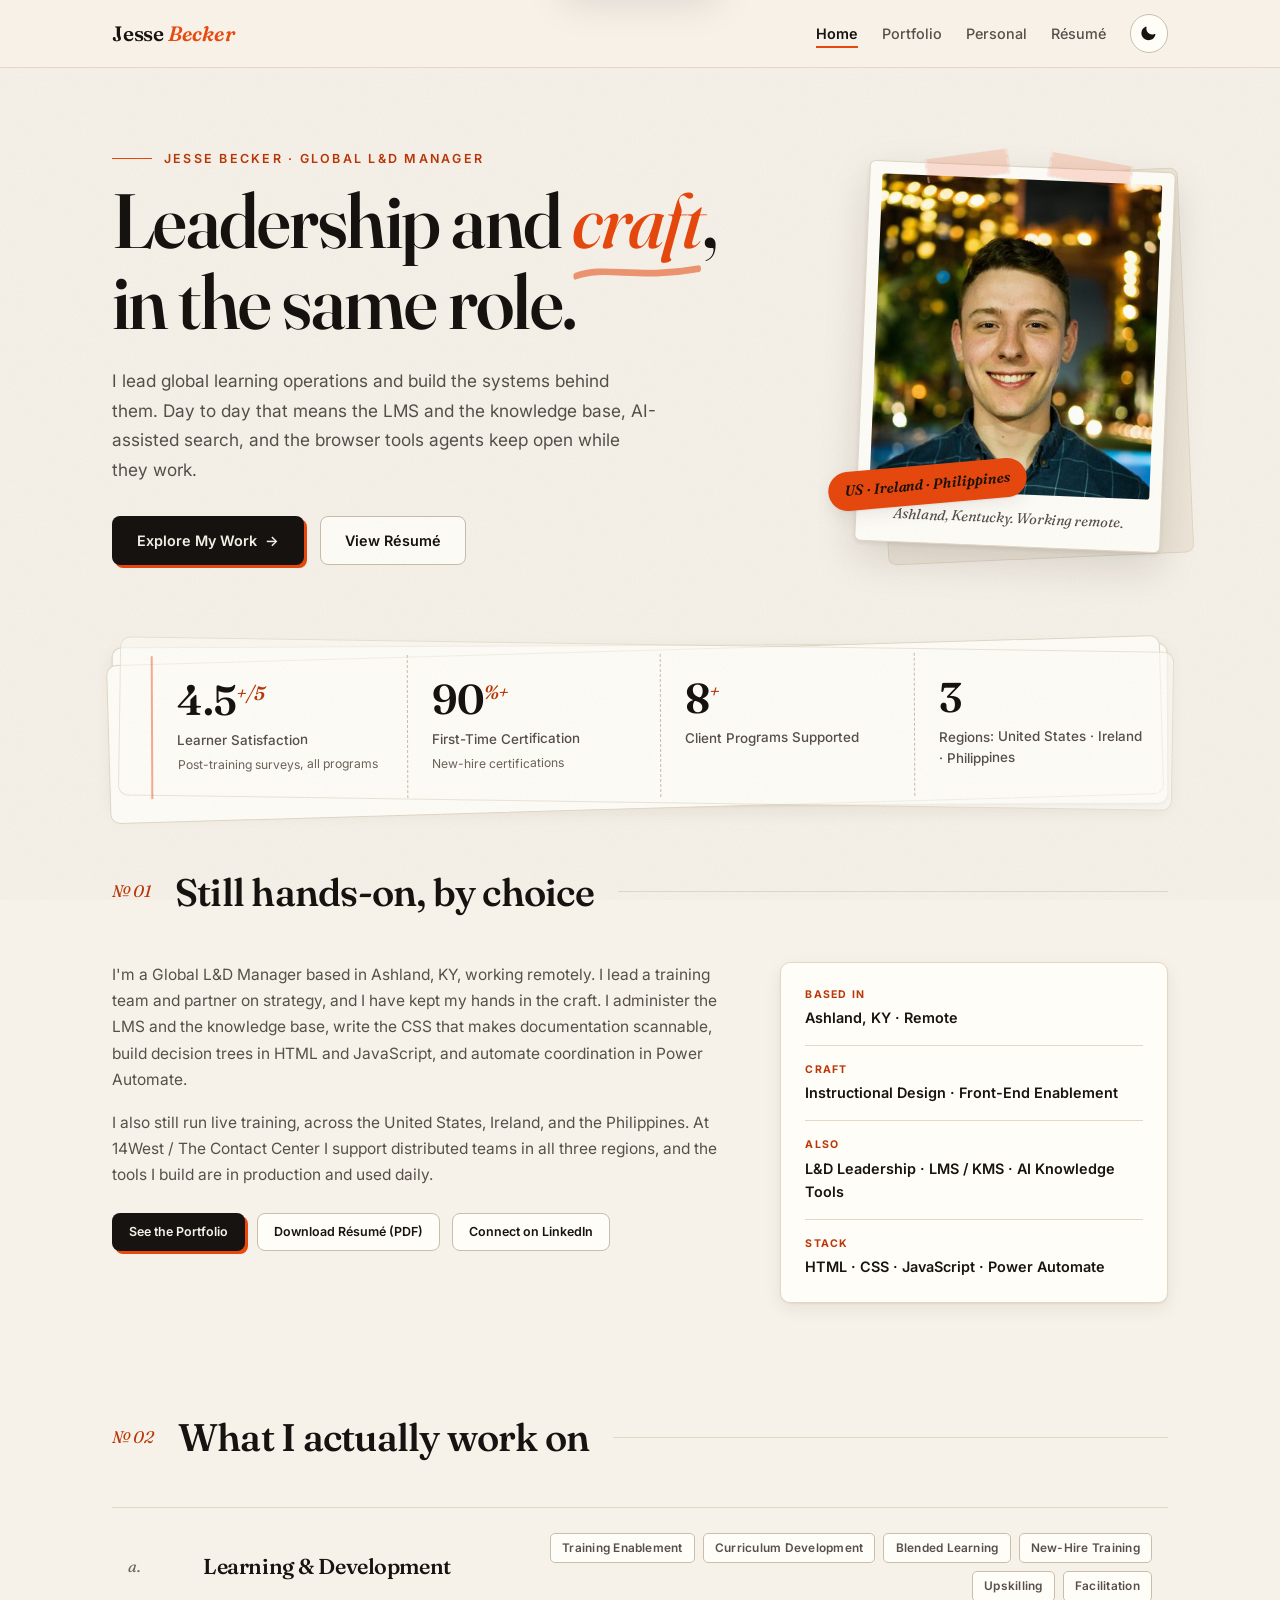
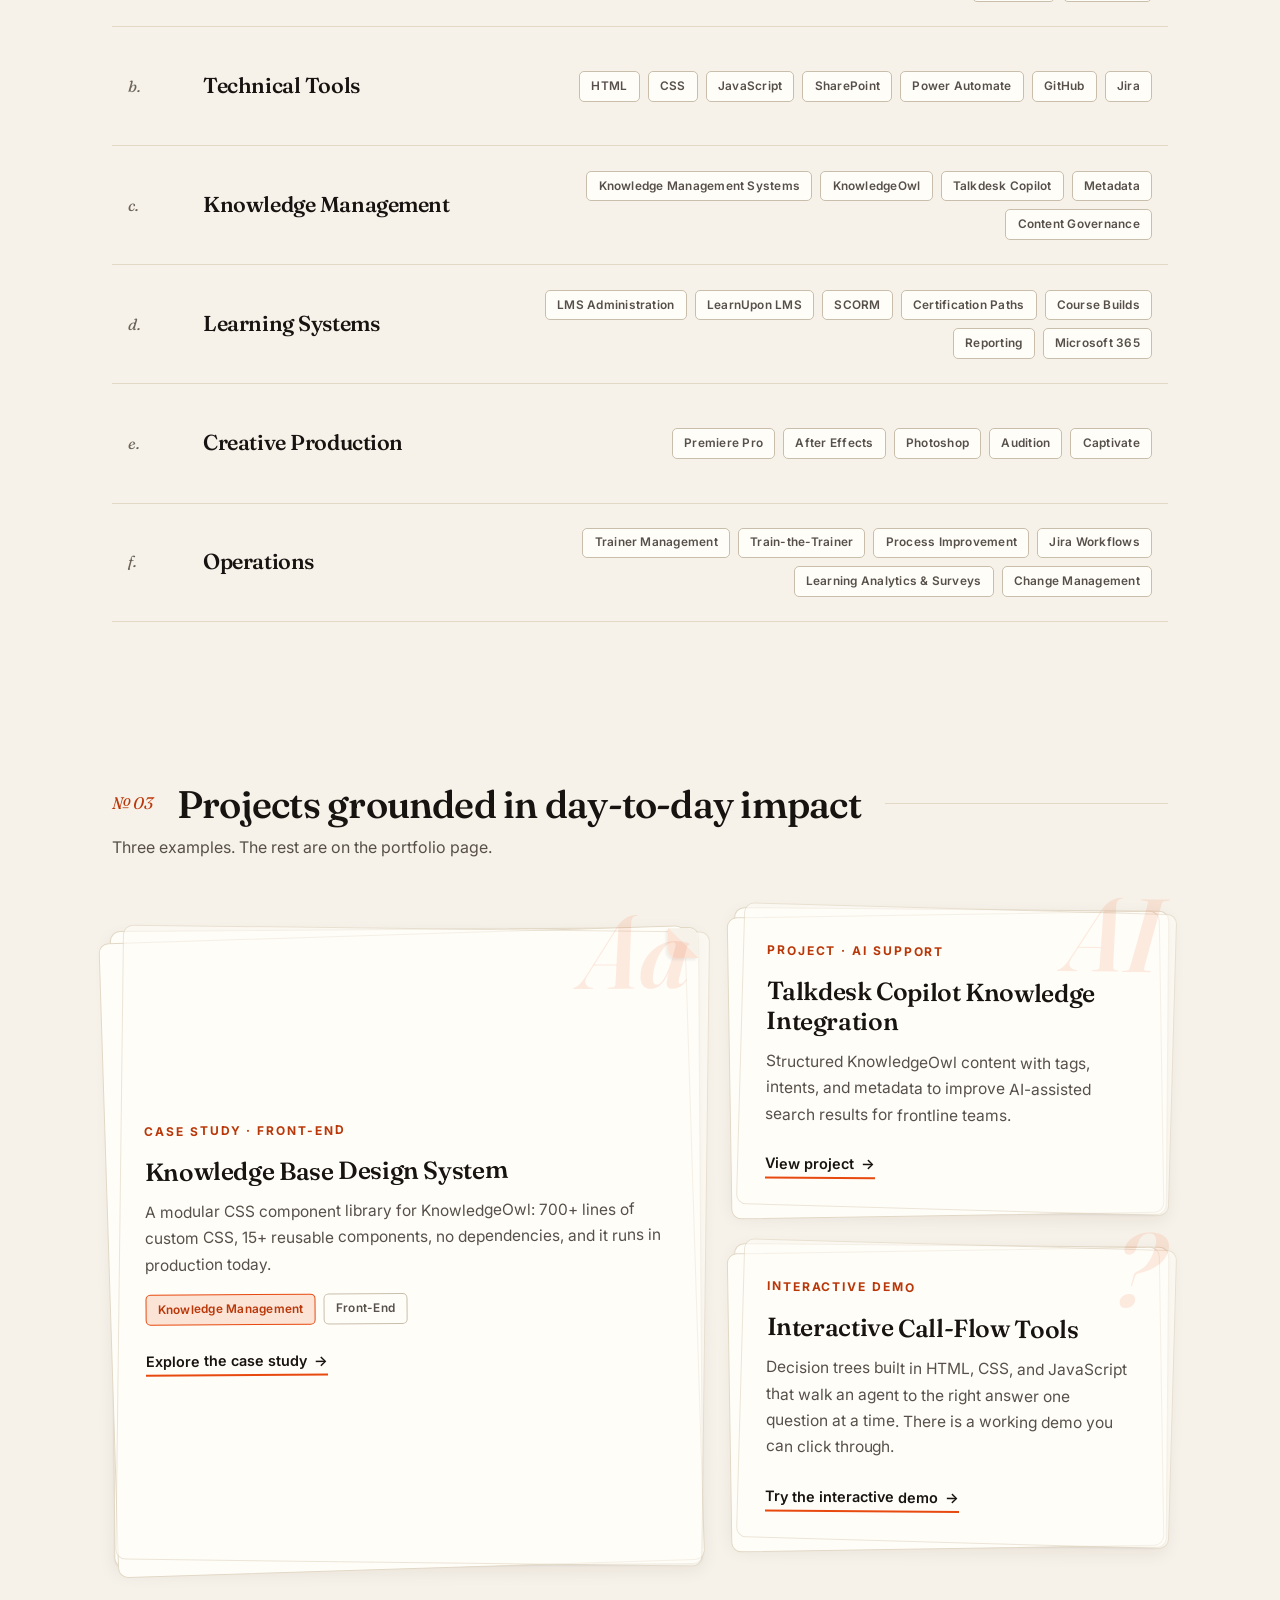
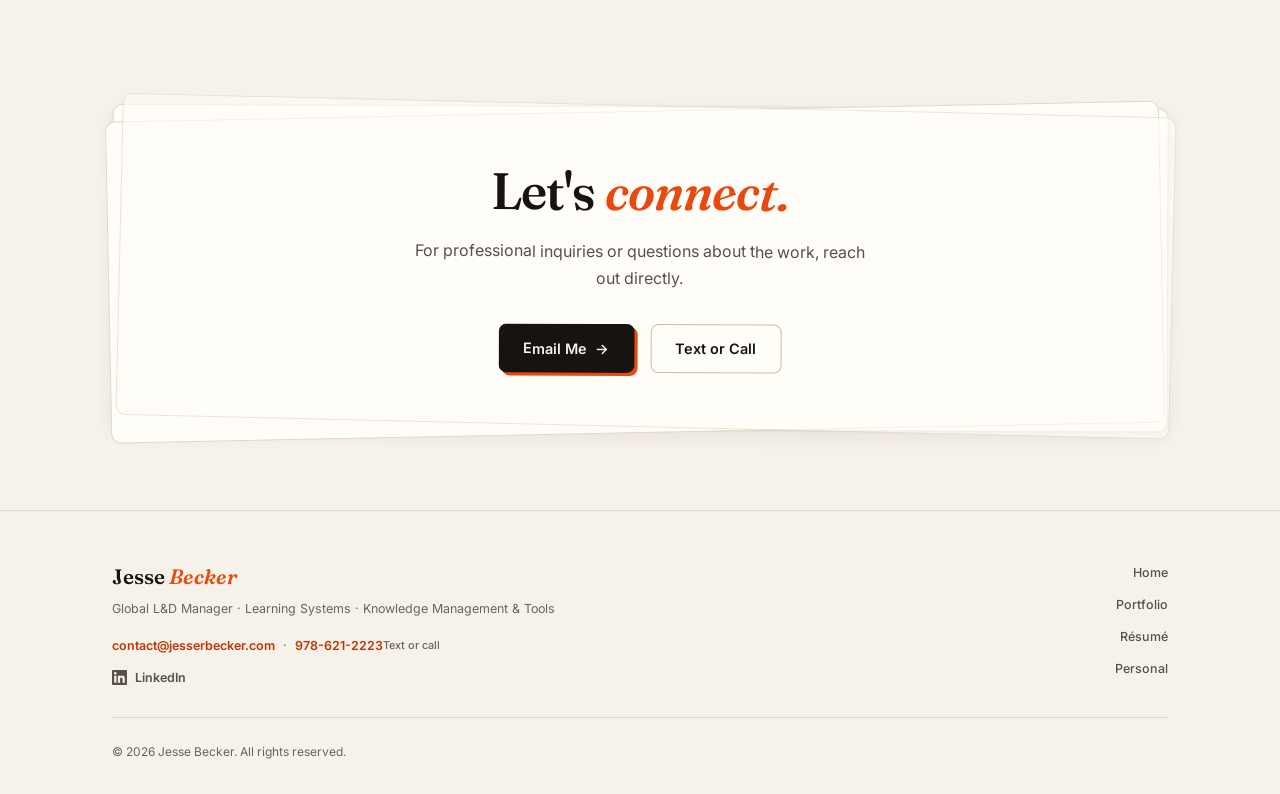
<file: index.html>
<!DOCTYPE html>
<html lang="en">
<head>
  <meta charset="UTF-8">
  <meta name="viewport" content="width=device-width, initial-scale=1.0">
  <title>Jesse Becker | Global L&amp;D Manager</title>
  <meta name="description" content="Jesse Becker is a Global L&amp;D Manager specializing in instructional design (ADDIE), learning operations, blended learning, LMS administration and SCORM, knowledge management systems (KMS), and practical performance support.">
  <meta name="keywords" content="Learning and Development Manager, L&amp;D Manager, Training Operations, Knowledge Management, LMS Administration, KMS Administration, Instructional Design, ADDIE, SCORM, Blended Learning, vILT, Curriculum Development, Train-the-Trainer, Microlearning, Talent Development, Kirkpatrick, Enablement, Learning Systems, Performance Support, AI-assisted knowledge tools, KnowledgeOwl, LearnUpon, Talkdesk Copilot, HTML, CSS, JavaScript">
  <meta name="robots" content="index, follow">
  <link rel="canonical" href="https://jesserbecker.com/">
  <meta property="og:type" content="website">
  <meta property="og:site_name" content="Jesse Becker">
  <meta property="og:title" content="Jesse Becker | Global L&amp;D Manager">
  <meta property="og:description" content="L&amp;D leader and hands-on builder: learning operations, LMS &amp; knowledge systems, AI-assisted knowledge tools, and browser-based performance-support tools built from scratch.">
  <meta property="og:url" content="https://jesserbecker.com/">
  <meta property="og:image" content="https://jesserbecker.com/images/headshot.jpg">
  <meta property="og:image:alt" content="Jesse Becker, Global Learning and Development Manager">
  <meta name="twitter:card" content="summary">
  <meta name="twitter:title" content="Jesse Becker | Global L&amp;D Manager">
  <meta name="twitter:description" content="L&amp;D leader and hands-on builder: learning operations, LMS &amp; knowledge systems, AI-assisted knowledge tools, and browser-based performance-support tools built from scratch.">
  <meta name="twitter:image" content="https://jesserbecker.com/images/headshot.jpg">
  <meta name="twitter:image:alt" content="Jesse Becker, Global Learning and Development Manager">
  <meta name="theme-color" content="#F7F2E9" media="(prefers-color-scheme: light)">
  <meta name="theme-color" content="#171310" media="(prefers-color-scheme: dark)">

  <!-- Apply the saved theme before first paint so there is no flash. -->
  <script>(function(){try{var t=localStorage.getItem('theme');if(t==='dark'||(!t&&matchMedia('(prefers-color-scheme: dark)').matches))document.documentElement.setAttribute('data-theme','dark')}catch(e){}})();</script>

  <link rel="preconnect" href="https://fonts.googleapis.com">
  <link rel="preconnect" href="https://fonts.gstatic.com" crossorigin>
  <link href="https://fonts.googleapis.com/css2?family=Fraunces:ital,opsz,wght@0,9..144,400..700;1,9..144,400..700&amp;family=Inter:wght@400..700&amp;display=swap" rel="stylesheet">

  <link rel="stylesheet" href="css/tokens.css?v=20260806-3">
  <link rel="stylesheet" href="css/base.css?v=20260806-3">
  <link rel="stylesheet" href="css/components.css?v=20260806-3">
  <link rel="stylesheet" href="css/layout.css?v=20260806-3">
  <link rel="stylesheet" href="css/pages.css?v=20260806-3">
  <link rel="stylesheet" href="css/print.css?v=20260806-3" media="print">
  <link rel="icon" href="favicon.svg" type="image/svg+xml">
  <script type="application/ld+json">
  {
    "@context": "https://schema.org",
    "@type": "Person",
    "name": "Jesse Becker",
    "url": "https://jesserbecker.com/",
    "image": "https://jesserbecker.com/images/headshot.jpg",
    "email": "mailto:contact@jesserbecker.com",
    "telephone": "+1-978-621-2223",
    "jobTitle": "Global Learning and Development Manager",
    "description": "Learning and Development Manager specializing in training operations, enablement, LMS administration, KMS administration, instructional design (ADDIE), blended learning, learning systems, performance support, and AI-assisted knowledge tools.",
    "knowsAbout": [
      "Learning and Development Management",
      "Training Operations",
      "Knowledge Management",
      "LMS Administration",
      "KMS Administration",
      "Instructional Design",
      "ADDIE",
      "Needs Analysis",
      "Curriculum Development",
      "Blended Learning",
      "Virtual Instructor-Led Training (vILT)",
      "Microlearning",
      "SCORM",
      "Train-the-Trainer",
      "Talent Development",
      "Kirkpatrick Training Evaluation",
      "Stakeholder Management",
      "Learning Analytics",
      "Enablement",
      "Learning Systems",
      "Performance Support",
      "AI-assisted knowledge tools",
      "KnowledgeOwl",
      "LearnUpon",
      "Talkdesk Copilot",
      "Front-End Development",
      "HTML",
      "CSS",
      "JavaScript"
    ]
  }
  </script>
</head>
<body>
  <a class="skip-link" href="#main">Skip to content</a>

  <nav class="navbar">
    <div class="nav-inner">
      <a href="/" class="nav-logo">Jesse<em>&nbsp;Becker</em></a>
      <button class="nav-toggle" aria-label="Toggle menu" aria-expanded="false">
        <span></span><span></span><span></span>
      </button>
      <ul class="nav-links">
        <li><a href="/" class="nav-link active" aria-current="page">Home</a></li>
        <li><a href="/portfolio#projects" class="nav-link">Portfolio</a></li>
        <li><a href="/personal" class="nav-link">Personal</a></li>
        <li><a href="/resume" class="nav-link">R&eacute;sum&eacute;</a></li>
        <li class="nav-theme-item">
          <button class="theme-toggle" aria-label="Switch to dark theme" aria-pressed="false">
            <svg class="icon-moon" viewBox="0 0 24 24" aria-hidden="true" focusable="false"><path d="M21.64 13a1 1 0 0 0-1.05-.14 8.05 8.05 0 0 1-3.37.73 8.15 8.15 0 0 1-8.14-8.1 8.59 8.59 0 0 1 .25-2A1 1 0 0 0 8 2.36a10.14 10.14 0 1 0 14 11.69 1 1 0 0 0-.36-1.05z"/></svg>
            <svg class="icon-sun" viewBox="0 0 24 24" aria-hidden="true" focusable="false"><path d="M12 17a5 5 0 1 1 0-10 5 5 0 0 1 0 10zm0-2a3 3 0 1 0 0-6 3 3 0 0 0 0 6zM11 1h2v3h-2V1zm0 19h2v3h-2v-3zM3.5 4.9l1.4-1.4 2.1 2.1-1.4 1.4L3.5 4.9zm13.5 13.5l1.4-1.4 2.1 2.1-1.4 1.4-2.1-2.1zM19.1 3.5l1.4 1.4-2.1 2.1-1.4-1.4 2.1-2.1zM5.6 17l1.4 1.4-2.1 2.1-1.4-1.4L5.6 17zM1 11h3v2H1v-2zm19 0h3v2h-3v-2z"/></svg>
          </button>
        </li>
      </ul>
    </div>
  </nav>

  <header class="hero">
    <div class="container hero-grid">
      <div class="hero-copy">
        <p class="section-label">Jesse Becker &middot; Global L&amp;D Manager</p>
        <h1>Leadership and <em>craft<svg viewBox="0 0 120 12" preserveAspectRatio="none" aria-hidden="true" focusable="false"><path d="M3 9 C 30 3, 60 11, 117 5"/></svg></em>, in the same role.</h1>
        <p class="hero-tagline">
          I lead global learning operations and build the systems behind them. Day to day that
          means the LMS and the knowledge base, AI-assisted search, and the browser tools agents
          keep open while they work.
        </p>
        <div class="hero-actions">
          <a href="/portfolio#projects" class="btn btn-primary">Explore My Work <span class="arrow" aria-hidden="true">&rarr;</span></a>
          <a href="/resume" class="btn btn-ghost">View R&eacute;sum&eacute;</a>
        </div>
      </div>
      <div class="hero-portrait">
        <div class="under-sheet" aria-hidden="true"></div>
        <div class="polaroid">
          <span class="tape" aria-hidden="true"></span>
          <span class="tape tape-right" aria-hidden="true"></span>
          <div class="photo" role="img" aria-label="Photo of Jesse Becker"
               style="background-image:url('images/headshot-avatar.jpg')"></div>
          <p class="caption">Ashland, Kentucky. Working remote.</p>
        </div>
        <span class="stamp">US &middot; Ireland &middot; Philippines</span>
      </div>
    </div>
  </header>

  <div class="stats-bar">
    <div class="container">
      <div class="stats-panel sheet stack">
        <div class="stats-grid">
          <div class="stat-item">
            <div class="stat-value" data-count="4.5" data-decimals="1" data-suffix="+/5">4.5<sup>+/5</sup></div>
            <div class="stat-label">Learner Satisfaction <span class="stat-note">Post-training surveys, all programs</span></div>
          </div>
          <div class="stat-item">
            <div class="stat-value" data-count="90" data-decimals="0" data-suffix="%+">90<sup>%+</sup></div>
            <div class="stat-label">First-Time Certification <span class="stat-note">New-hire certifications</span></div>
          </div>
          <div class="stat-item">
            <div class="stat-value" data-count="8" data-decimals="0" data-suffix="+">8<sup>+</sup></div>
            <div class="stat-label">Client Programs Supported</div>
          </div>
          <div class="stat-item">
            <div class="stat-value" data-count="3" data-decimals="0" data-suffix="">3</div>
            <div class="stat-label">Regions: United States &middot; Ireland &middot; Philippines</div>
          </div>
        </div>
      </div>
    </div>
  </div>

  <main id="main">
    <section class="section snapshot-section" id="about" aria-label="About Jesse Becker">
      <div class="container">
        <div class="section-head">
          <span class="section-num">&#8470; 01</span>
          <h2 class="section-title">Still hands-on, by choice</h2>
          <span class="section-rule" aria-hidden="true"></span>
        </div>
        <div class="snapshot">
          <div class="snapshot-main">
            <p>
              I'm a Global L&amp;D Manager based in Ashland, KY, working remotely. I lead a training
              team and partner on strategy, and I have kept my hands in the craft. I administer the
              LMS and the knowledge base, write the CSS that makes documentation scannable, build
              decision trees in HTML and JavaScript, and automate coordination in Power Automate.
            </p>
            <p>
              I also still run live training, across the United States, Ireland, and the Philippines.
              At 14West / The Contact Center I support distributed teams in all three regions, and
              the tools I build are in production and used daily.
            </p>
            <div class="snapshot-actions">
              <a href="/portfolio#projects" class="btn btn-primary btn-sm">See the Portfolio</a>
              <a href="jesse-becker-resume.pdf" download class="btn btn-ghost btn-sm">Download R&eacute;sum&eacute; (PDF)</a>
              <a href="https://www.linkedin.com/in/jesse-becker-830997100/" target="_blank" rel="noopener noreferrer" class="btn btn-ghost btn-sm">Connect on LinkedIn</a>
            </div>
          </div>
          <ul class="snapshot-facts sheet">
            <li><span class="snapshot-fact-label">Based in</span><span class="snapshot-fact-value">Ashland, KY &middot; Remote</span></li>
            <li><span class="snapshot-fact-label">Craft</span><span class="snapshot-fact-value">Instructional Design &middot; Front-End Enablement</span></li>
            <li><span class="snapshot-fact-label">Also</span><span class="snapshot-fact-value">L&amp;D Leadership &middot; LMS / KMS &middot; AI Knowledge Tools</span></li>
            <li><span class="snapshot-fact-label">Stack</span><span class="snapshot-fact-value">HTML &middot; CSS &middot; JavaScript &middot; Power Automate</span></li>
          </ul>
        </div>
      </div>
    </section>

    <section class="section" id="skills">
      <div class="container">
        <div class="section-head">
          <span class="section-num">&#8470; 02</span>
          <h2 class="section-title">What I actually work on</h2>
          <span class="section-rule" aria-hidden="true"></span>
        </div>
        <div class="ledger">
          <div class="ledger-row">
            <span class="ledger-idx" aria-hidden="true">a.</span>
            <h3 class="ledger-name">Learning &amp; Development</h3>
            <div class="ledger-tags">
              <span class="tag">Training Enablement</span><span class="tag">Curriculum Development</span>
              <span class="tag">Blended Learning</span><span class="tag">New-Hire Training</span>
              <span class="tag">Upskilling</span><span class="tag">Facilitation</span>
            </div>
          </div>
          <div class="ledger-row">
            <span class="ledger-idx" aria-hidden="true">b.</span>
            <h3 class="ledger-name">Technical Tools</h3>
            <div class="ledger-tags">
              <span class="tag">HTML</span><span class="tag">CSS</span><span class="tag">JavaScript</span>
              <span class="tag">SharePoint</span><span class="tag">Power Automate</span>
              <span class="tag">GitHub</span><span class="tag">Jira</span>
            </div>
          </div>
          <div class="ledger-row">
            <span class="ledger-idx" aria-hidden="true">c.</span>
            <h3 class="ledger-name">Knowledge Management</h3>
            <div class="ledger-tags">
              <span class="tag">Knowledge Management Systems</span><span class="tag">KnowledgeOwl</span>
              <span class="tag">Talkdesk Copilot</span><span class="tag">Metadata</span><span class="tag">Content Governance</span>
            </div>
          </div>
          <div class="ledger-row">
            <span class="ledger-idx" aria-hidden="true">d.</span>
            <h3 class="ledger-name">Learning Systems</h3>
            <div class="ledger-tags">
              <span class="tag">LMS Administration</span><span class="tag">LearnUpon LMS</span><span class="tag">SCORM</span>
              <span class="tag">Certification Paths</span><span class="tag">Course Builds</span>
              <span class="tag">Reporting</span><span class="tag">Microsoft 365</span>
            </div>
          </div>
          <div class="ledger-row">
            <span class="ledger-idx" aria-hidden="true">e.</span>
            <h3 class="ledger-name">Creative Production</h3>
            <div class="ledger-tags">
              <span class="tag">Premiere Pro</span><span class="tag">After Effects</span>
              <span class="tag">Photoshop</span><span class="tag">Audition</span><span class="tag">Captivate</span>
            </div>
          </div>
          <div class="ledger-row">
            <span class="ledger-idx" aria-hidden="true">f.</span>
            <h3 class="ledger-name">Operations</h3>
            <div class="ledger-tags">
              <span class="tag">Trainer Management</span><span class="tag">Train-the-Trainer</span>
              <span class="tag">Process Improvement</span><span class="tag">Jira Workflows</span>
              <span class="tag">Learning Analytics &amp; Surveys</span><span class="tag">Change Management</span>
            </div>
          </div>
        </div>
      </div>
    </section>

    <section class="section" id="featured-projects">
      <div class="container">
        <div class="section-head">
          <span class="section-num">&#8470; 03</span>
          <h2 class="section-title">Projects grounded in day-to-day impact</h2>
          <span class="section-rule" aria-hidden="true"></span>
        </div>
        <p class="section-subtitle">Three examples. The rest are on the portfolio page.</p>
        <div class="work-grid work-grid--three">
          <article class="work-card work-card--lead sheet stack">
            <span class="fold" aria-hidden="true"></span>
            <span class="work-glyph" aria-hidden="true">Aa</span>
            <p class="kicker">Case Study &middot; Front-End</p>
            <h3>Knowledge Base Design System</h3>
            <p>A modular CSS component library for KnowledgeOwl: 700+ lines of custom CSS, 15+ reusable components, no dependencies, and it runs in production today.</p>
            <div class="tags">
              <span class="tag tag-accent">Knowledge Management</span><span class="tag">Front-End</span>
            </div>
            <a href="/case-study-kb" class="card-link">Explore the case study <span class="arrow" aria-hidden="true">&rarr;</span></a>
          </article>
          <article class="work-card work-card--minor sheet stack">
            <span class="work-glyph" aria-hidden="true">AI</span>
            <p class="kicker">Project &middot; AI Support</p>
            <h3>Talkdesk Copilot Knowledge Integration</h3>
            <p>Structured KnowledgeOwl content with tags, intents, and metadata to improve AI-assisted search results for frontline teams.</p>
            <a href="/portfolio#copilot" class="card-link">View project <span class="arrow" aria-hidden="true">&rarr;</span></a>
          </article>
          <article class="work-card work-card--minor sheet stack">
            <span class="work-glyph" aria-hidden="true">?</span>
            <p class="kicker">Interactive Demo</p>
            <h3>Interactive Call-Flow Tools</h3>
            <p>Decision trees built in HTML, CSS, and JavaScript that walk an agent to the right answer one question at a time. There is a working demo you can click through.</p>
            <a href="/case-study-callflows" class="card-link">Try the interactive demo <span class="arrow" aria-hidden="true">&rarr;</span></a>
          </article>
        </div>
      </div>
    </section>

    <section class="cta-section">
      <div class="container">
        <div class="cta-sheet sheet stack">
          <h2>Let's <em>connect.</em></h2>
          <p>For professional inquiries or questions about the work, reach out directly.</p>
          <div class="hero-actions">
            <a href="mailto:contact@jesserbecker.com" class="btn btn-primary">Email Me <span class="arrow" aria-hidden="true">&rarr;</span></a>
            <a href="tel:+19786212223" class="btn btn-ghost">Text or Call</a>
          </div>
        </div>
      </div>
    </section>
  </main>

  <footer class="site-footer">
    <div class="container footer-inner">
      <div>
        <p class="footer-brand">Jesse<em>&nbsp;Becker</em></p>
        <p class="footer-tag">Global L&amp;D Manager &middot; Learning Systems &middot; Knowledge Management &amp; Tools</p>
        <div class="footer-contact" aria-label="Contact Jesse Becker">
          <a href="mailto:contact@jesserbecker.com">contact@jesserbecker.com</a>
          <span aria-hidden="true">&middot;</span>
          <a href="tel:+19786212223">978-621-2223 <small>Text or call</small></a>
        </div>
        <div class="footer-social">
          <a href="https://www.linkedin.com/in/jesse-becker-830997100/" target="_blank" rel="noopener noreferrer" aria-label="Jesse Becker on LinkedIn">
            <svg viewBox="0 0 24 24" aria-hidden="true" focusable="false"><path d="M20.45 20.45h-3.56v-5.57c0-1.33-.03-3.04-1.85-3.04-1.85 0-2.14 1.45-2.14 2.94v5.67H9.34V9h3.42v1.56h.05c.48-.9 1.64-1.85 3.37-1.85 3.6 0 4.27 2.37 4.27 5.45v6.29zM5.34 7.43a2.07 2.07 0 1 1 0-4.13 2.07 2.07 0 0 1 0 4.13zm1.78 13.02H3.55V9h3.57v11.45zM22.22 0H1.77C.79 0 0 .77 0 1.73v20.54C0 23.23.79 24 1.77 24h20.45c.98 0 1.78-.77 1.78-1.73V1.73C24 .77 23.2 0 22.22 0z"/></svg>
            LinkedIn
          </a>
        </div>
      </div>
      <nav class="footer-nav" aria-label="Footer">
        <a href="/" class="footer-link">Home</a>
        <a href="/portfolio#projects" class="footer-link">Portfolio</a>
        <a href="/resume" class="footer-link">R&eacute;sum&eacute;</a>
        <a href="/personal" class="footer-link">Personal</a>
      </nav>
      <p class="footer-base">&copy; <span class="year"></span> Jesse Becker. All rights reserved.</p>
    </div>
  </footer>

  <script src="site.js?v=20260806-3"></script>
  <script>
    initReveal({
      singles: ['.section-head', '.section-subtitle'],
      grids: ['.ledger', '.work-grid']
    });
    initCounters('.stats-grid');
  </script>
</body>
</html>
</file>
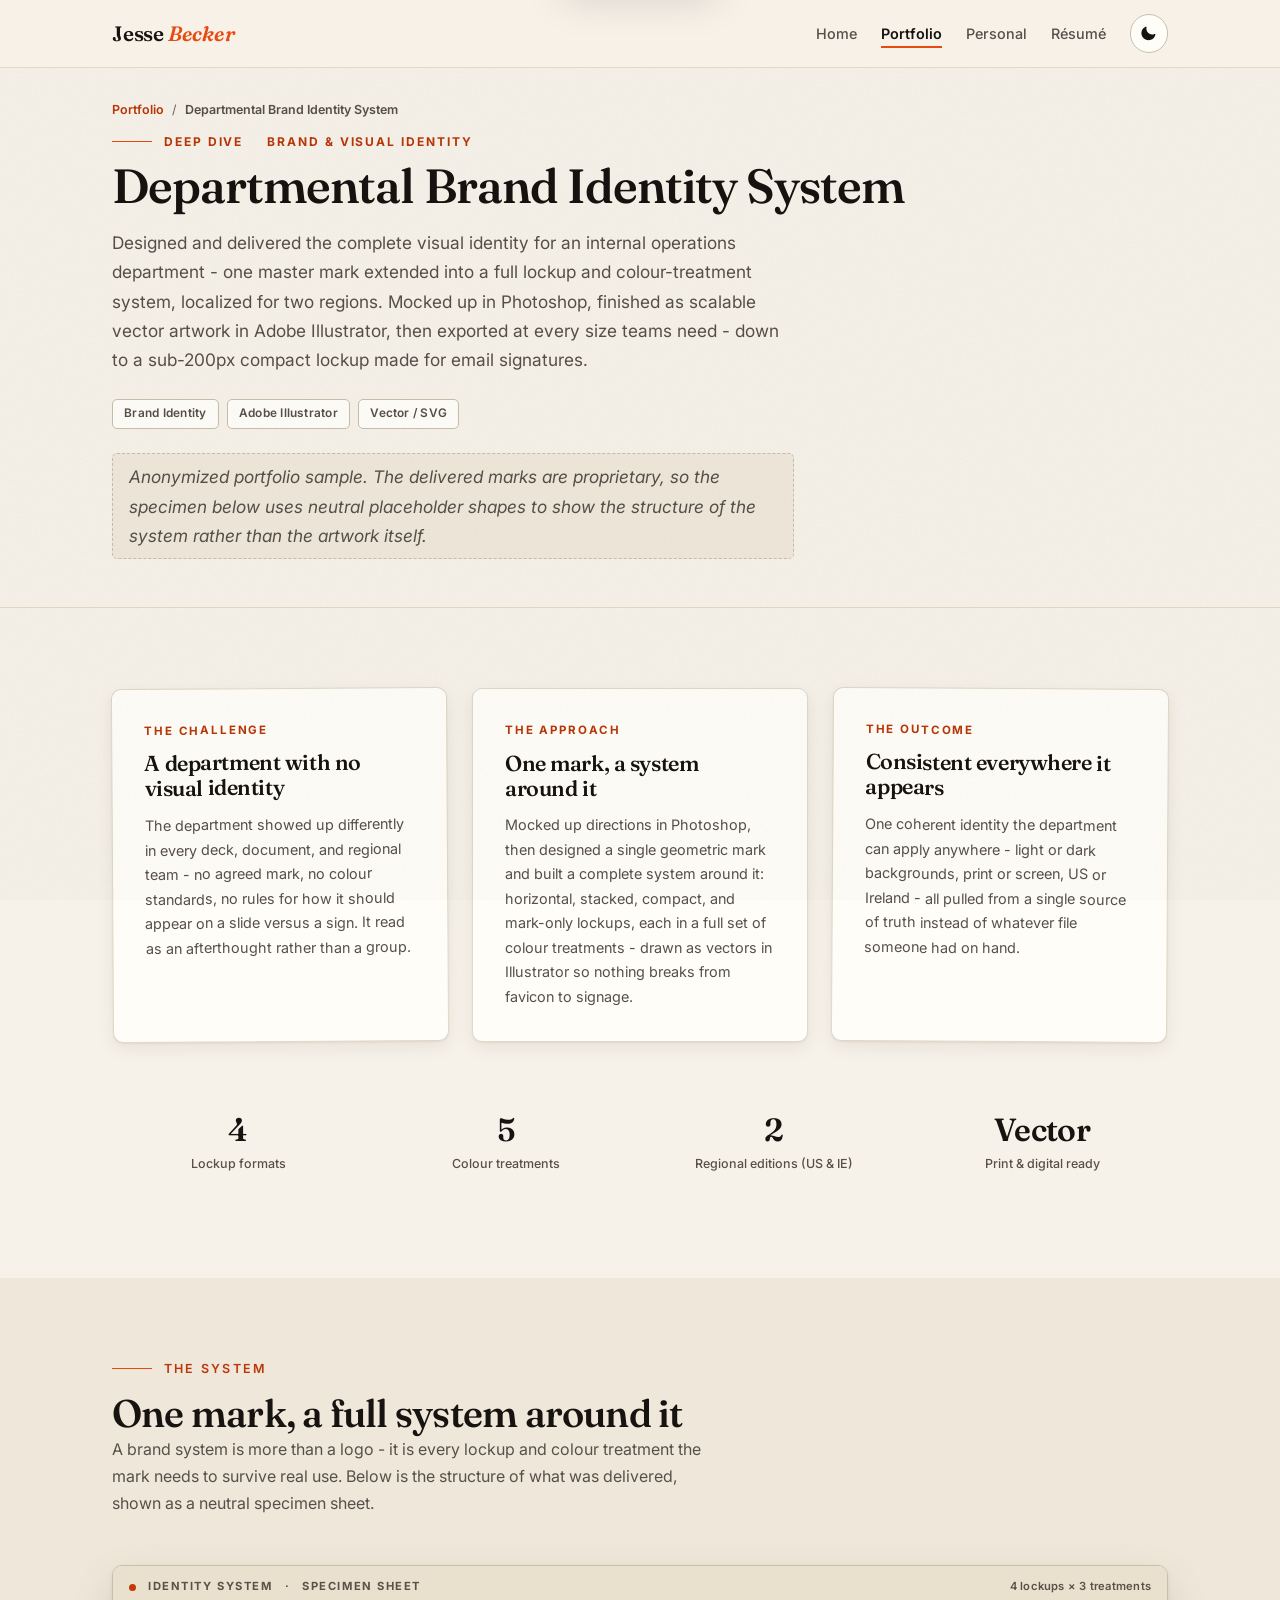
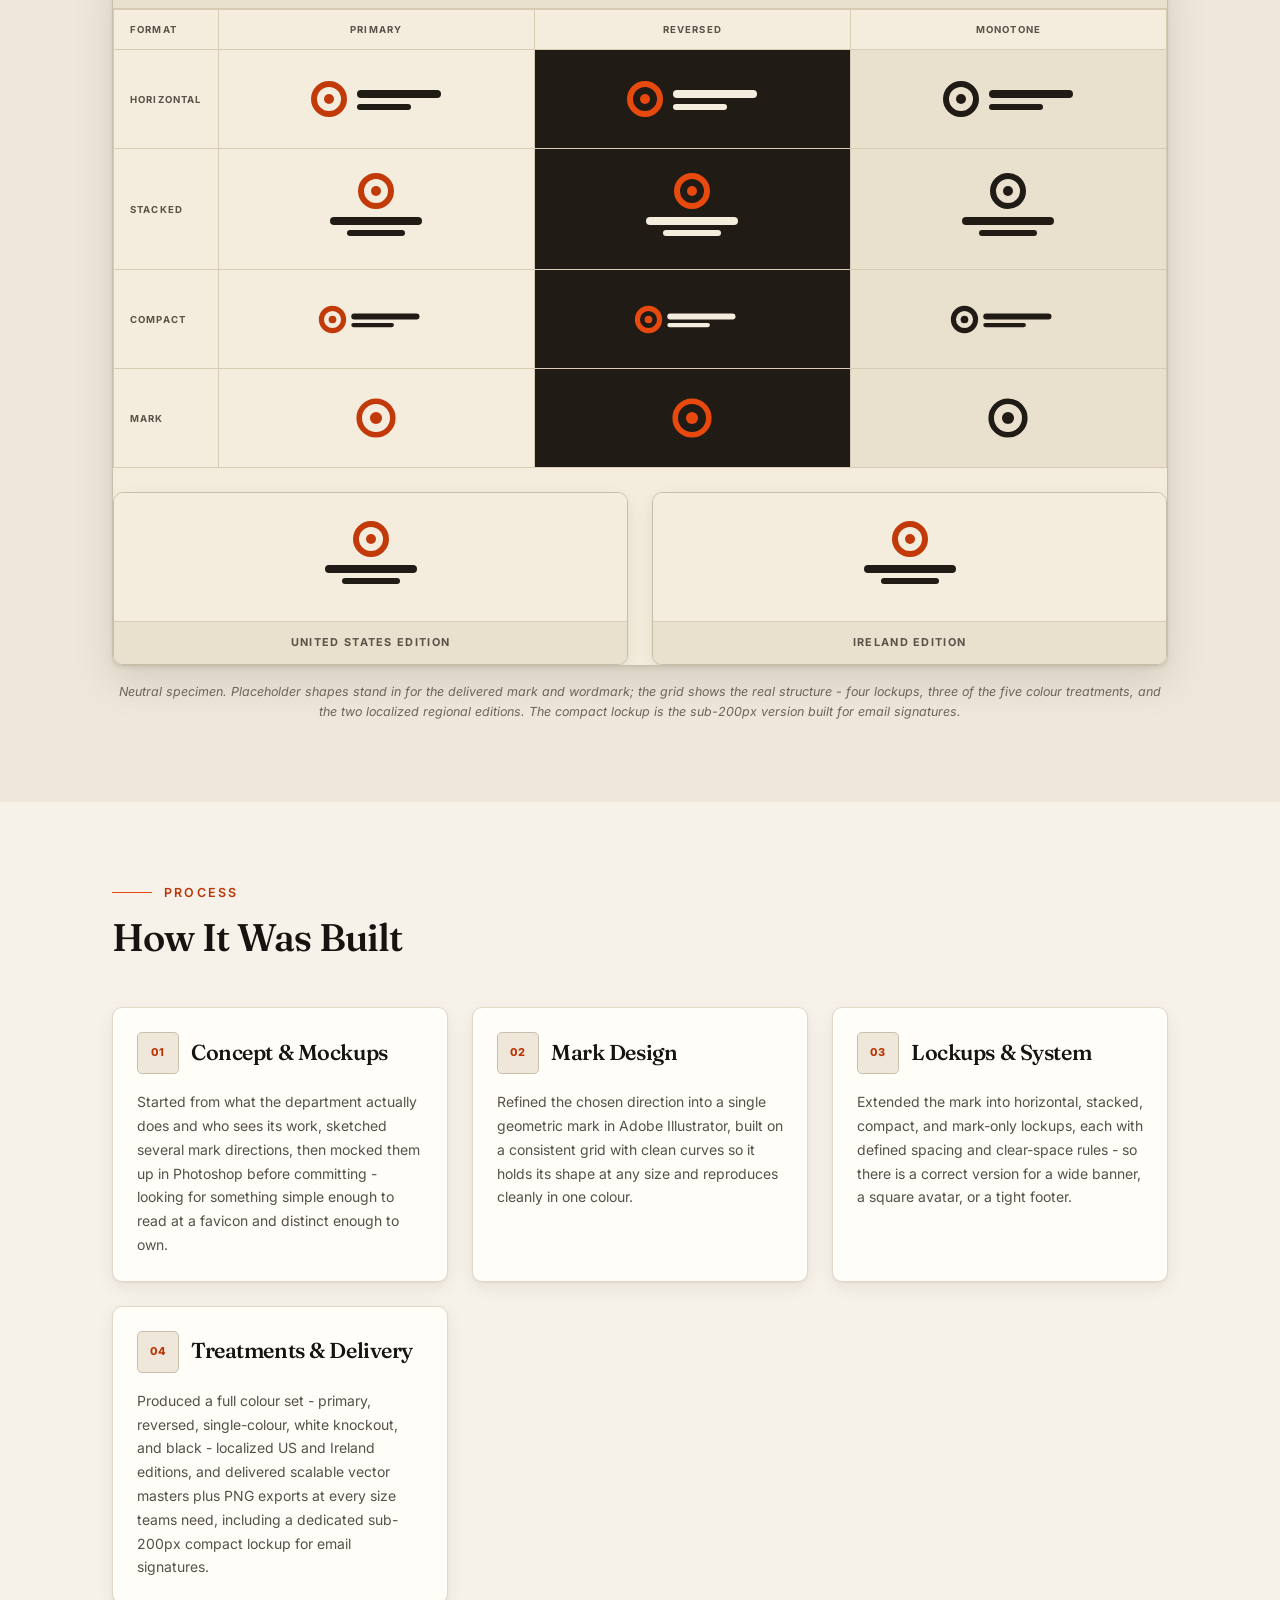
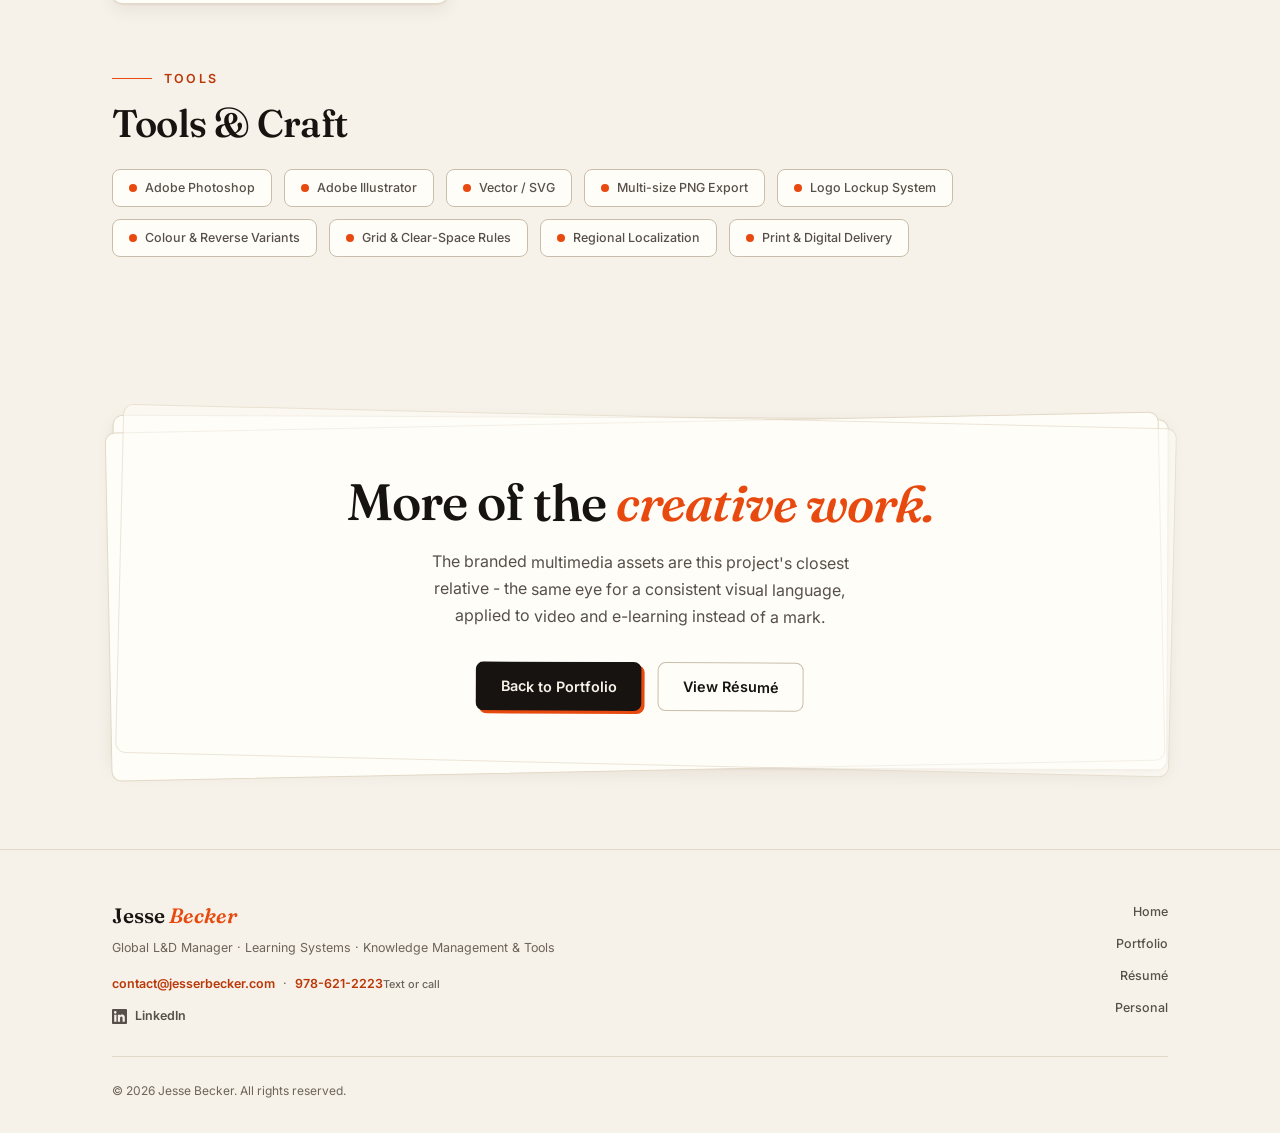
<file: case-study-brand-identity.html>
<!DOCTYPE html>
<html lang="en">
<head>
  <meta charset="UTF-8">
  <meta name="viewport" content="width=device-width, initial-scale=1.0">
  <title>Departmental Brand Identity System | Jesse Becker</title>
  <meta name="description" content="Case study: a complete departmental visual identity designed and delivered in Adobe Illustrator - a full lockup and colour-treatment system, localized for US and Ireland teams, built as scalable vector artwork.">
  <meta name="keywords" content="Brand Identity, Logo Design, Adobe Illustrator, Vector, Logo System, Lockups, Visual Identity, Design System, Creative Production, Localization">
  <meta name="robots" content="index, follow">
  <link rel="canonical" href="https://jesserbecker.com/case-study-brand-identity">
  <meta property="og:type" content="article">
  <meta property="og:site_name" content="Jesse Becker">
  <meta property="og:title" content="Departmental Brand Identity System | Case Study">
  <meta property="og:description" content="A complete departmental visual identity built in Adobe Illustrator - one master mark extended into a full lockup and colour system, localized for two regions, delivered as scalable vector artwork.">
  <meta property="og:url" content="https://jesserbecker.com/case-study-brand-identity">
  <meta property="og:image" content="https://jesserbecker.com/images/headshot.jpg">
  <meta property="og:image:alt" content="Departmental brand identity system case study by Jesse Becker">
  <meta name="twitter:card" content="summary">
  <meta name="twitter:title" content="Departmental Brand Identity System | Case Study">
  <meta name="twitter:description" content="A complete departmental visual identity built in Adobe Illustrator - a full lockup and colour system, localized for two regions.">
  <meta name="twitter:image" content="https://jesserbecker.com/images/headshot.jpg">
  <meta name="twitter:image:alt" content="Departmental brand identity system case study by Jesse Becker">
  <meta name="theme-color" content="#F7F2E9" media="(prefers-color-scheme: light)">
  <meta name="theme-color" content="#171310" media="(prefers-color-scheme: dark)">

  <!-- Apply the saved theme before first paint so there is no flash. -->
  <script>(function(){try{var t=localStorage.getItem('theme');if(t==='dark'||(!t&&matchMedia('(prefers-color-scheme: dark)').matches))document.documentElement.setAttribute('data-theme','dark')}catch(e){}})();</script>

  <link rel="preconnect" href="https://fonts.googleapis.com">  <link rel="preconnect" href="https://fonts.gstatic.com" crossorigin>
  <link href="https://fonts.googleapis.com/css2?family=Fraunces:ital,opsz,wght@0,9..144,400..700;1,9..144,400..700&amp;family=Inter:wght@400..700&amp;display=swap" rel="stylesheet">
  <link rel="stylesheet" href="css/tokens.css?v=20260806-3">
  <link rel="stylesheet" href="css/base.css?v=20260806-3">
  <link rel="stylesheet" href="css/components.css?v=20260806-3">
  <link rel="stylesheet" href="css/layout.css?v=20260806-3">
  <link rel="stylesheet" href="css/pages.css?v=20260806-3">
  <link rel="stylesheet" href="css/print.css?v=20260806-3" media="print">
  <link rel="stylesheet" href="case-study.css?v=20260806-3">
  <link rel="icon" href="favicon.svg" type="image/svg+xml">
</head>
<body>
  <a class="skip-link" href="#main">Skip to content</a>

  <!-- Navigation -->
  <nav class="navbar">
    <div class="nav-inner">
      <a href="/" class="nav-logo">Jesse<em>&nbsp;Becker</em></a>
      <button class="nav-toggle" aria-label="Toggle menu" aria-expanded="false">
        <span></span><span></span><span></span>
      </button>
      <ul class="nav-links">
        <li><a href="/" class="nav-link">Home</a></li>
        <li><a href="/portfolio#projects" class="nav-link active" aria-current="page">Portfolio</a></li>
        <li><a href="/personal" class="nav-link">Personal</a></li>
        <li><a href="/resume" class="nav-link">R&eacute;sum&eacute;</a></li>
        <li class="nav-theme-item">
          <button class="theme-toggle" aria-label="Switch to dark theme" aria-pressed="false">
            <svg class="icon-moon" viewBox="0 0 24 24" aria-hidden="true" focusable="false"><path d="M21.64 13a1 1 0 0 0-1.05-.14 8.05 8.05 0 0 1-3.37.73 8.15 8.15 0 0 1-8.14-8.1 8.59 8.59 0 0 1 .25-2A1 1 0 0 0 8 2.36a10.14 10.14 0 1 0 14 11.69 1 1 0 0 0-.36-1.05z"/></svg>
            <svg class="icon-sun" viewBox="0 0 24 24" aria-hidden="true" focusable="false"><path d="M12 17a5 5 0 1 1 0-10 5 5 0 0 1 0 10zm0-2a3 3 0 1 0 0-6 3 3 0 0 0 0 6zM11 1h2v3h-2V1zm0 19h2v3h-2v-3zM3.5 4.9l1.4-1.4 2.1 2.1-1.4 1.4L3.5 4.9zm13.5 13.5l1.4-1.4 2.1 2.1-1.4 1.4-2.1-2.1zM19.1 3.5l1.4 1.4-2.1 2.1-1.4-1.4 2.1-2.1zM5.6 17l1.4 1.4-2.1 2.1-1.4-1.4L5.6 17zM1 11h3v2H1v-2zm19 0h3v2h-3v-2z"/></svg>
          </button>
        </li>
      </ul>
    </div>
  </nav>

  <!-- Page Banner -->
  <header class="page-banner cs-page-banner">
    <div class="container">
      <div class="page-banner-inner">
        <nav class="cs-crumbs" aria-label="Breadcrumb">
          <a href="/portfolio#projects">Portfolio</a>
          <span class="cs-crumbs-sep" aria-hidden="true">/</span>
          <span class="cs-crumbs-current" aria-current="page">Departmental Brand Identity System</span>
        </nav>
        <div class="cs-hero-kicker">Deep Dive <span aria-hidden="true"></span> Brand &amp; Visual Identity</div>
        <h1>Departmental Brand Identity System</h1>
        <p>Designed and delivered the complete visual identity for an internal operations department - one master mark extended into a full lockup and colour-treatment system, localized for two regions. Mocked up in Photoshop, finished as scalable vector artwork in Adobe Illustrator, then exported at every size teams need - down to a sub-200px compact lockup made for email signatures.</p>
        <div class="cs-hero-tags" aria-label="Project focus areas">
          <span class="tag">Brand Identity</span>
          <span class="tag">Adobe Illustrator</span>
          <span class="tag">Vector / SVG</span>
        </div>
        <p class="cs-anonymized-note">Anonymized portfolio sample. The delivered marks are proprietary, so the specimen below uses neutral placeholder shapes to show the structure of the system rather than the artwork itself.</p>
      </div>
    </div>
  </header>

  <main id="main">
    <section class="section">
      <div class="container">

        <!-- Overview cards -->
        <div class="cs-meta-grid">
          <div class="cs-meta-card sheet">
            <div class="cs-meta-card-label">The Challenge</div>
            <h3>A department with no visual identity</h3>
            <p>The department showed up differently in every deck, document, and regional team - no agreed mark, no colour standards, no rules for how it should appear on a slide versus a sign. It read as an afterthought rather than a group.</p>
          </div>
          <div class="cs-meta-card sheet">
            <div class="cs-meta-card-label">The Approach</div>
            <h3>One mark, a system around it</h3>
            <p>Mocked up directions in Photoshop, then designed a single geometric mark and built a complete system around it: horizontal, stacked, compact, and mark-only lockups, each in a full set of colour treatments - drawn as vectors in Illustrator so nothing breaks from favicon to signage.</p>
          </div>
          <div class="cs-meta-card sheet">
            <div class="cs-meta-card-label">The Outcome</div>
            <h3>Consistent everywhere it appears</h3>
            <p>One coherent identity the department can apply anywhere - light or dark backgrounds, print or screen, US or Ireland - all pulled from a single source of truth instead of whatever file someone had on hand.</p>
          </div>
        </div>

        <!-- Stat row -->
        <div class="cs-stat-row">
          <div class="cs-stat">
            <div class="cs-stat-value" data-cs-count="4">4</div>
            <div class="cs-stat-label">Lockup formats</div>
          </div>
          <div class="cs-stat">
            <div class="cs-stat-value" data-cs-count="5">5</div>
            <div class="cs-stat-label">Colour treatments</div>
          </div>
          <div class="cs-stat">
            <div class="cs-stat-value" data-cs-count="2">2</div>
            <div class="cs-stat-label">Regional editions (US &amp; IE)</div>
          </div>
          <div class="cs-stat">
            <div class="cs-stat-value">Vector</div>
            <div class="cs-stat-label">Print &amp; digital ready</div>
          </div>
        </div>

      </div>
    </section>

    <section class="section section-alt">
      <div class="container">

        <div class="section-header">
          <p class="section-label">The System</p>
          <h2 class="section-title">One mark, a full system around it</h2>
          <p class="section-subtitle">A brand system is more than a logo - it is every lockup and colour treatment the mark needs to survive real use. Below is the structure of what was delivered, shown as a neutral specimen sheet.</p>
        </div>

        <figure class="bi-specimen">
          <div class="bi-sheet" role="img" aria-label="Specimen sheet: a matrix of four lockup formats - horizontal, stacked, compact, and mark-only - each shown in three colour treatments: primary full-colour, reversed on a dark ground, and single-colour monotone.">
            <div class="bi-sheet__head">
              Identity System <span aria-hidden="true">&middot;</span> Specimen Sheet
              <span class="bi-sheet__meta">4 lockups &times; 3 treatments</span>
            </div>
            <div class="bi-scroll">
              <div class="bi-matrix">
                <div class="bi-corner">Format</div>
                <div class="bi-colhead">Primary</div>
                <div class="bi-colhead">Reversed</div>
                <div class="bi-colhead">Monotone</div>

                <div class="bi-rowhead">Horizontal</div>
                <div class="bi-cell bi-cell--primary">
                  <svg class="bi-lockup bi-lockup--horizontal" viewBox="0 0 150 56" aria-hidden="true" focusable="false"><circle class="bi-mark-ring" cx="28" cy="28" r="15"/><circle class="bi-mark" cx="28" cy="28" r="5"/><rect class="bi-word" x="56" y="19" width="84" height="8" rx="4"/><rect class="bi-word" x="56" y="33" width="54" height="6" rx="3"/></svg>
                </div>
                <div class="bi-cell bi-cell--reversed">
                  <svg class="bi-lockup bi-lockup--horizontal" viewBox="0 0 150 56" aria-hidden="true" focusable="false"><circle class="bi-mark-ring" cx="28" cy="28" r="15"/><circle class="bi-mark" cx="28" cy="28" r="5"/><rect class="bi-word" x="56" y="19" width="84" height="8" rx="4"/><rect class="bi-word" x="56" y="33" width="54" height="6" rx="3"/></svg>
                </div>
                <div class="bi-cell bi-cell--mono">
                  <svg class="bi-lockup bi-lockup--horizontal" viewBox="0 0 150 56" aria-hidden="true" focusable="false"><circle class="bi-mark-ring" cx="28" cy="28" r="15"/><circle class="bi-mark" cx="28" cy="28" r="5"/><rect class="bi-word" x="56" y="19" width="84" height="8" rx="4"/><rect class="bi-word" x="56" y="33" width="54" height="6" rx="3"/></svg>
                </div>

                <div class="bi-rowhead">Stacked</div>
                <div class="bi-cell bi-cell--primary">
                  <svg class="bi-lockup bi-lockup--stacked" viewBox="0 0 150 88" aria-hidden="true" focusable="false"><circle class="bi-mark-ring" cx="75" cy="26" r="15"/><circle class="bi-mark" cx="75" cy="26" r="5"/><rect class="bi-word" x="29" y="52" width="92" height="8" rx="4"/><rect class="bi-word" x="46" y="65" width="58" height="6" rx="3"/></svg>
                </div>
                <div class="bi-cell bi-cell--reversed">
                  <svg class="bi-lockup bi-lockup--stacked" viewBox="0 0 150 88" aria-hidden="true" focusable="false"><circle class="bi-mark-ring" cx="75" cy="26" r="15"/><circle class="bi-mark" cx="75" cy="26" r="5"/><rect class="bi-word" x="29" y="52" width="92" height="8" rx="4"/><rect class="bi-word" x="46" y="65" width="58" height="6" rx="3"/></svg>
                </div>
                <div class="bi-cell bi-cell--mono">
                  <svg class="bi-lockup bi-lockup--stacked" viewBox="0 0 150 88" aria-hidden="true" focusable="false"><circle class="bi-mark-ring" cx="75" cy="26" r="15"/><circle class="bi-mark" cx="75" cy="26" r="5"/><rect class="bi-word" x="29" y="52" width="92" height="8" rx="4"/><rect class="bi-word" x="46" y="65" width="58" height="6" rx="3"/></svg>
                </div>

                <div class="bi-rowhead">Compact</div>
                <div class="bi-cell bi-cell--primary">
                  <svg class="bi-lockup bi-lockup--compact" viewBox="0 0 150 48" aria-hidden="true" focusable="false"><circle class="bi-mark-ring" cx="24" cy="24" r="13"/><circle class="bi-mark" cx="24" cy="24" r="4.5"/><rect class="bi-word" x="46" y="17" width="80" height="7" rx="3.5"/><rect class="bi-word" x="46" y="28" width="50" height="5" rx="2.5"/></svg>
                </div>
                <div class="bi-cell bi-cell--reversed">
                  <svg class="bi-lockup bi-lockup--compact" viewBox="0 0 150 48" aria-hidden="true" focusable="false"><circle class="bi-mark-ring" cx="24" cy="24" r="13"/><circle class="bi-mark" cx="24" cy="24" r="4.5"/><rect class="bi-word" x="46" y="17" width="80" height="7" rx="3.5"/><rect class="bi-word" x="46" y="28" width="50" height="5" rx="2.5"/></svg>
                </div>
                <div class="bi-cell bi-cell--mono">
                  <svg class="bi-lockup bi-lockup--compact" viewBox="0 0 150 48" aria-hidden="true" focusable="false"><circle class="bi-mark-ring" cx="24" cy="24" r="13"/><circle class="bi-mark" cx="24" cy="24" r="4.5"/><rect class="bi-word" x="46" y="17" width="80" height="7" rx="3.5"/><rect class="bi-word" x="46" y="28" width="50" height="5" rx="2.5"/></svg>
                </div>

                <div class="bi-rowhead">Mark</div>
                <div class="bi-cell bi-cell--primary">
                  <svg class="bi-lockup bi-lockup--mark" viewBox="0 0 60 60" aria-hidden="true" focusable="false"><circle class="bi-mark-ring" cx="30" cy="30" r="18"/><circle class="bi-mark" cx="30" cy="30" r="6.5"/></svg>
                </div>
                <div class="bi-cell bi-cell--reversed">
                  <svg class="bi-lockup bi-lockup--mark" viewBox="0 0 60 60" aria-hidden="true" focusable="false"><circle class="bi-mark-ring" cx="30" cy="30" r="18"/><circle class="bi-mark" cx="30" cy="30" r="6.5"/></svg>
                </div>
                <div class="bi-cell bi-cell--mono">
                  <svg class="bi-lockup bi-lockup--mark" viewBox="0 0 60 60" aria-hidden="true" focusable="false"><circle class="bi-mark-ring" cx="30" cy="30" r="18"/><circle class="bi-mark" cx="30" cy="30" r="6.5"/></svg>
                </div>
              </div>
            </div>

            <div class="bi-regions">
              <div class="bi-region">
                <div class="bi-cell bi-cell--primary">
                  <svg class="bi-lockup bi-lockup--stacked" viewBox="0 0 150 88" aria-hidden="true" focusable="false"><circle class="bi-mark-ring" cx="75" cy="26" r="15"/><circle class="bi-mark" cx="75" cy="26" r="5"/><rect class="bi-word" x="29" y="52" width="92" height="8" rx="4"/><rect class="bi-word" x="46" y="65" width="58" height="6" rx="3"/></svg>
                </div>
                <div class="bi-region__label">United States edition</div>
              </div>
              <div class="bi-region">
                <div class="bi-cell bi-cell--primary">
                  <svg class="bi-lockup bi-lockup--stacked" viewBox="0 0 150 88" aria-hidden="true" focusable="false"><circle class="bi-mark-ring" cx="75" cy="26" r="15"/><circle class="bi-mark" cx="75" cy="26" r="5"/><rect class="bi-word" x="29" y="52" width="92" height="8" rx="4"/><rect class="bi-word" x="46" y="65" width="58" height="6" rx="3"/></svg>
                </div>
                <div class="bi-region__label">Ireland edition</div>
              </div>
            </div>
          </div>
          <figcaption class="bi-caption">Neutral specimen. Placeholder shapes stand in for the delivered mark and wordmark; the grid shows the real structure - four lockups, three of the five colour treatments, and the two localized regional editions. The compact lockup is the sub-200px version built for email signatures.</figcaption>
        </figure>

      </div>
    </section>

    <section class="section">
      <div class="container">

        <div class="section-header">
          <p class="section-label">Process</p>
          <h2 class="section-title">How It Was Built</h2>
        </div>

        <div class="skills-grid" style="margin-bottom:3rem;">
          <div class="skill-card">
            <div class="skill-card-header">
              <div class="skill-icon">01</div>
              <h3>Concept &amp; Mockups</h3>
            </div>
            <p style="font-size:.875rem;">Started from what the department actually does and who sees its work, sketched several mark directions, then mocked them up in Photoshop before committing - looking for something simple enough to read at a favicon and distinct enough to own.</p>
          </div>
          <div class="skill-card">
            <div class="skill-card-header">
              <div class="skill-icon">02</div>
              <h3>Mark Design</h3>
            </div>
            <p style="font-size:.875rem;">Refined the chosen direction into a single geometric mark in Adobe Illustrator, built on a consistent grid with clean curves so it holds its shape at any size and reproduces cleanly in one colour.</p>
          </div>
          <div class="skill-card">
            <div class="skill-card-header">
              <div class="skill-icon">03</div>
              <h3>Lockups &amp; System</h3>
            </div>
            <p style="font-size:.875rem;">Extended the mark into horizontal, stacked, compact, and mark-only lockups, each with defined spacing and clear-space rules - so there is a correct version for a wide banner, a square avatar, or a tight footer.</p>
          </div>
          <div class="skill-card">
            <div class="skill-card-header">
              <div class="skill-icon">04</div>
              <h3>Treatments &amp; Delivery</h3>
            </div>
            <p style="font-size:.875rem;">Produced a full colour set - primary, reversed, single-colour, white knockout, and black - localized US and Ireland editions, and delivered scalable vector masters plus PNG exports at every size teams need, including a dedicated sub-200px compact lockup for email signatures.</p>
          </div>
        </div>

        <!-- Tech / tools -->
        <div class="section-header cs-tech-head">
          <p class="section-label">Tools</p>
          <h2 class="section-title">Tools &amp; Craft</h2>
        </div>
        <div class="tech-grid">
          <div class="tech-pill"><div class="tech-pill-dot"></div>Adobe Photoshop</div>
          <div class="tech-pill"><div class="tech-pill-dot"></div>Adobe Illustrator</div>
          <div class="tech-pill"><div class="tech-pill-dot"></div>Vector / SVG</div>
          <div class="tech-pill"><div class="tech-pill-dot"></div>Multi-size PNG Export</div>
          <div class="tech-pill"><div class="tech-pill-dot"></div>Logo Lockup System</div>
          <div class="tech-pill"><div class="tech-pill-dot"></div>Colour &amp; Reverse Variants</div>
          <div class="tech-pill"><div class="tech-pill-dot"></div>Grid &amp; Clear-Space Rules</div>
          <div class="tech-pill"><div class="tech-pill-dot"></div>Regional Localization</div>
          <div class="tech-pill"><div class="tech-pill-dot"></div>Print &amp; Digital Delivery</div>
        </div>

      </div>
    </section>

    <!-- CTA -->
    <section class="cta-section">
      <div class="container">
        <div class="cta-sheet sheet stack">
        <h2>More of the <em>creative work.</em></h2>
        <p>The branded multimedia assets are this project's closest relative - the same eye for a consistent visual language, applied to video and e-learning instead of a mark.</p>
        <div class="hero-actions">
          <a href="/portfolio#projects" class="btn btn-primary">Back to Portfolio</a>
          <a href="/resume" class="btn btn-ghost">View R&eacute;sum&eacute;</a>
        </div>
      </div>
      </div>
    </section>

  </main>

  <!-- Footer -->
  <footer class="site-footer">
    <div class="container footer-inner">
      <div>
        <p class="footer-brand">Jesse<em>&nbsp;Becker</em></p>
        <p class="footer-tag">Global L&amp;D Manager &middot; Learning Systems &middot; Knowledge Management &amp; Tools</p>
        <div class="footer-contact" aria-label="Contact Jesse Becker">
          <a href="mailto:contact@jesserbecker.com">contact@jesserbecker.com</a>
          <span aria-hidden="true">&middot;</span>
          <a href="tel:+19786212223">978-621-2223 <small>Text or call</small></a>
        </div>
        <div class="footer-social">
          <a href="https://www.linkedin.com/in/jesse-becker-830997100/" target="_blank" rel="noopener noreferrer" aria-label="Jesse Becker on LinkedIn">
            <svg viewBox="0 0 24 24" aria-hidden="true" focusable="false"><path d="M20.45 20.45h-3.56v-5.57c0-1.33-.03-3.04-1.85-3.04-1.85 0-2.14 1.45-2.14 2.94v5.67H9.34V9h3.42v1.56h.05c.48-.9 1.64-1.85 3.37-1.85 3.6 0 4.27 2.37 4.27 5.45v6.29zM5.34 7.43a2.07 2.07 0 1 1 0-4.13 2.07 2.07 0 0 1 0 4.13zm1.78 13.02H3.55V9h3.57v11.45zM22.22 0H1.77C.79 0 0 .77 0 1.73v20.54C0 23.23.79 24 1.77 24h20.45c.98 0 1.78-.77 1.78-1.73V1.73C24 .77 23.2 0 22.22 0z"/></svg>
            LinkedIn
          </a>
        </div>
      </div>
      <nav class="footer-nav" aria-label="Footer">
        <a href="/" class="footer-link">Home</a>
        <a href="/portfolio#projects" class="footer-link">Portfolio</a>
        <a href="/resume" class="footer-link">R&eacute;sum&eacute;</a>
        <a href="/personal" class="footer-link">Personal</a>
      </nav>
      <p class="footer-base">&copy; <span class="year"></span> Jesse Becker. All rights reserved.</p>
    </div>
  </footer>
  <script src="site.js?v=20260806-3"></script>
  <script src="case-study.js?v=20260806-3"></script>
</body>
</html>
</file>
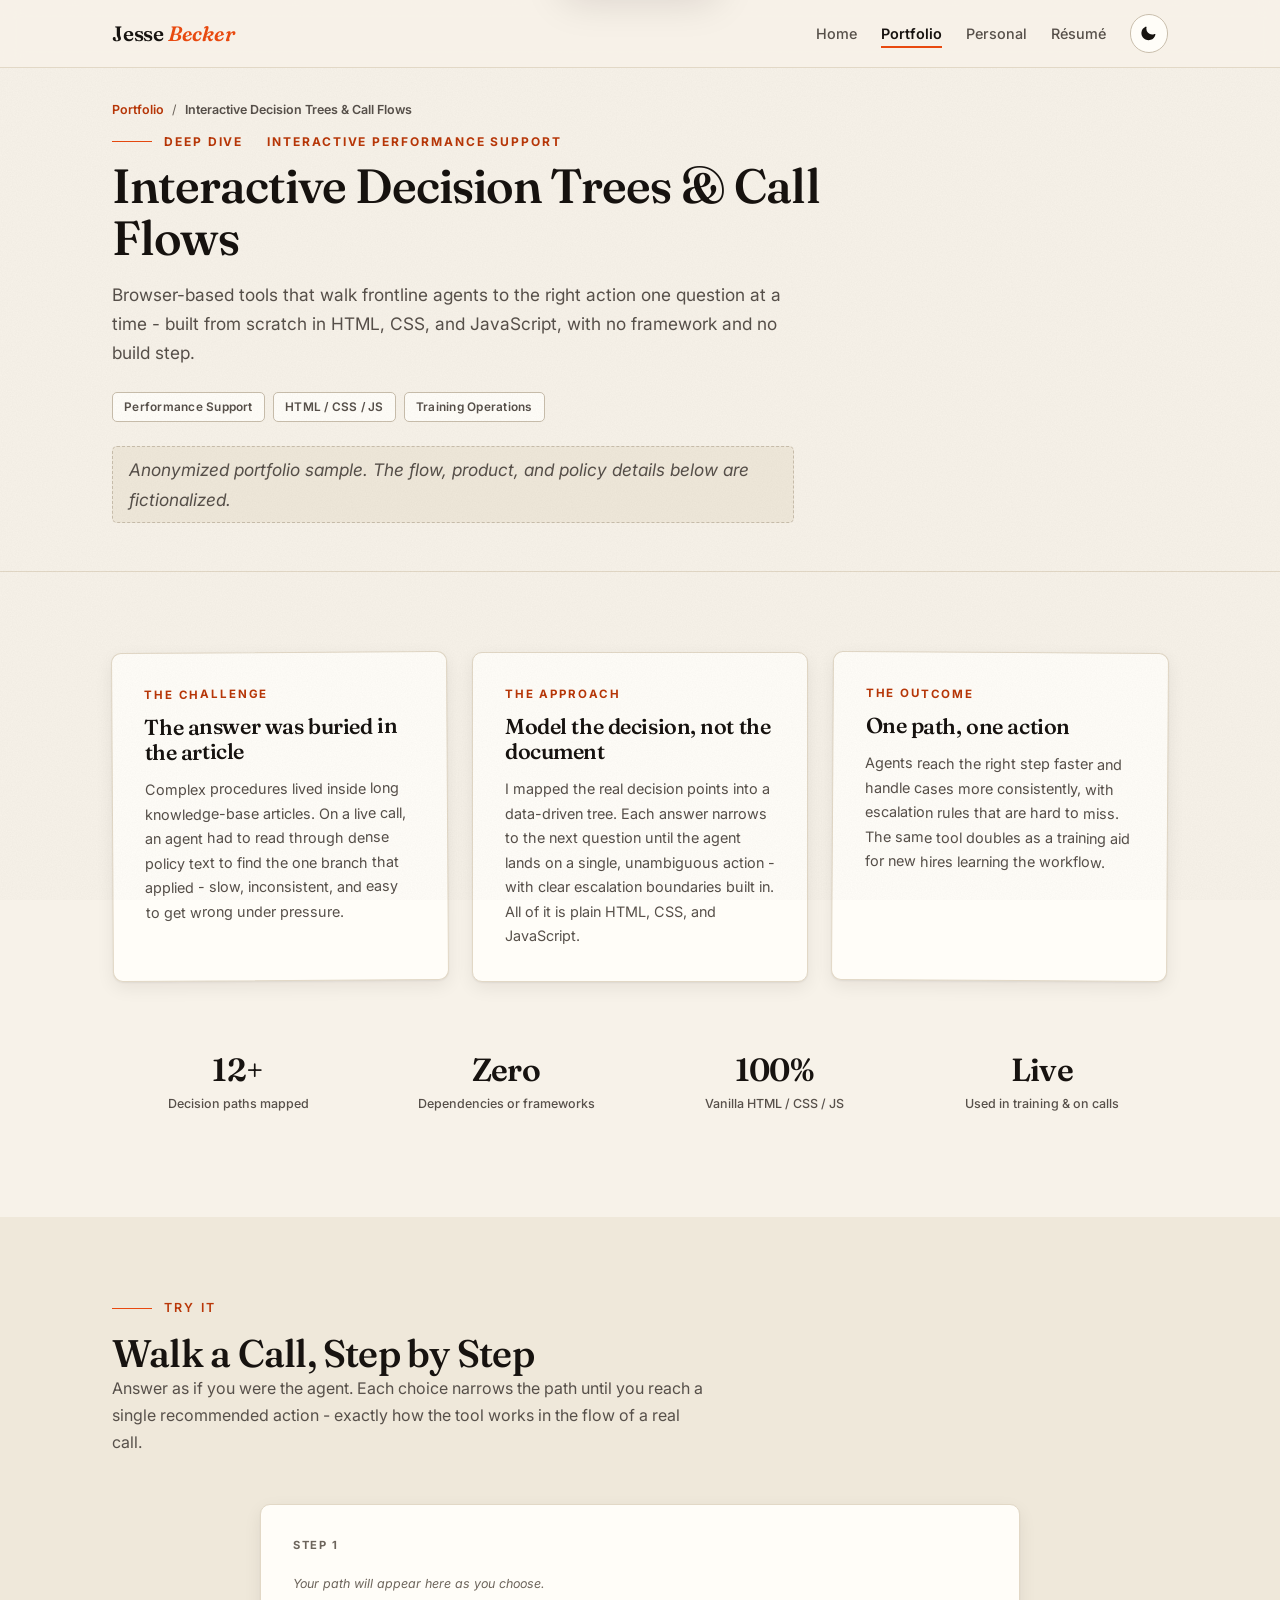
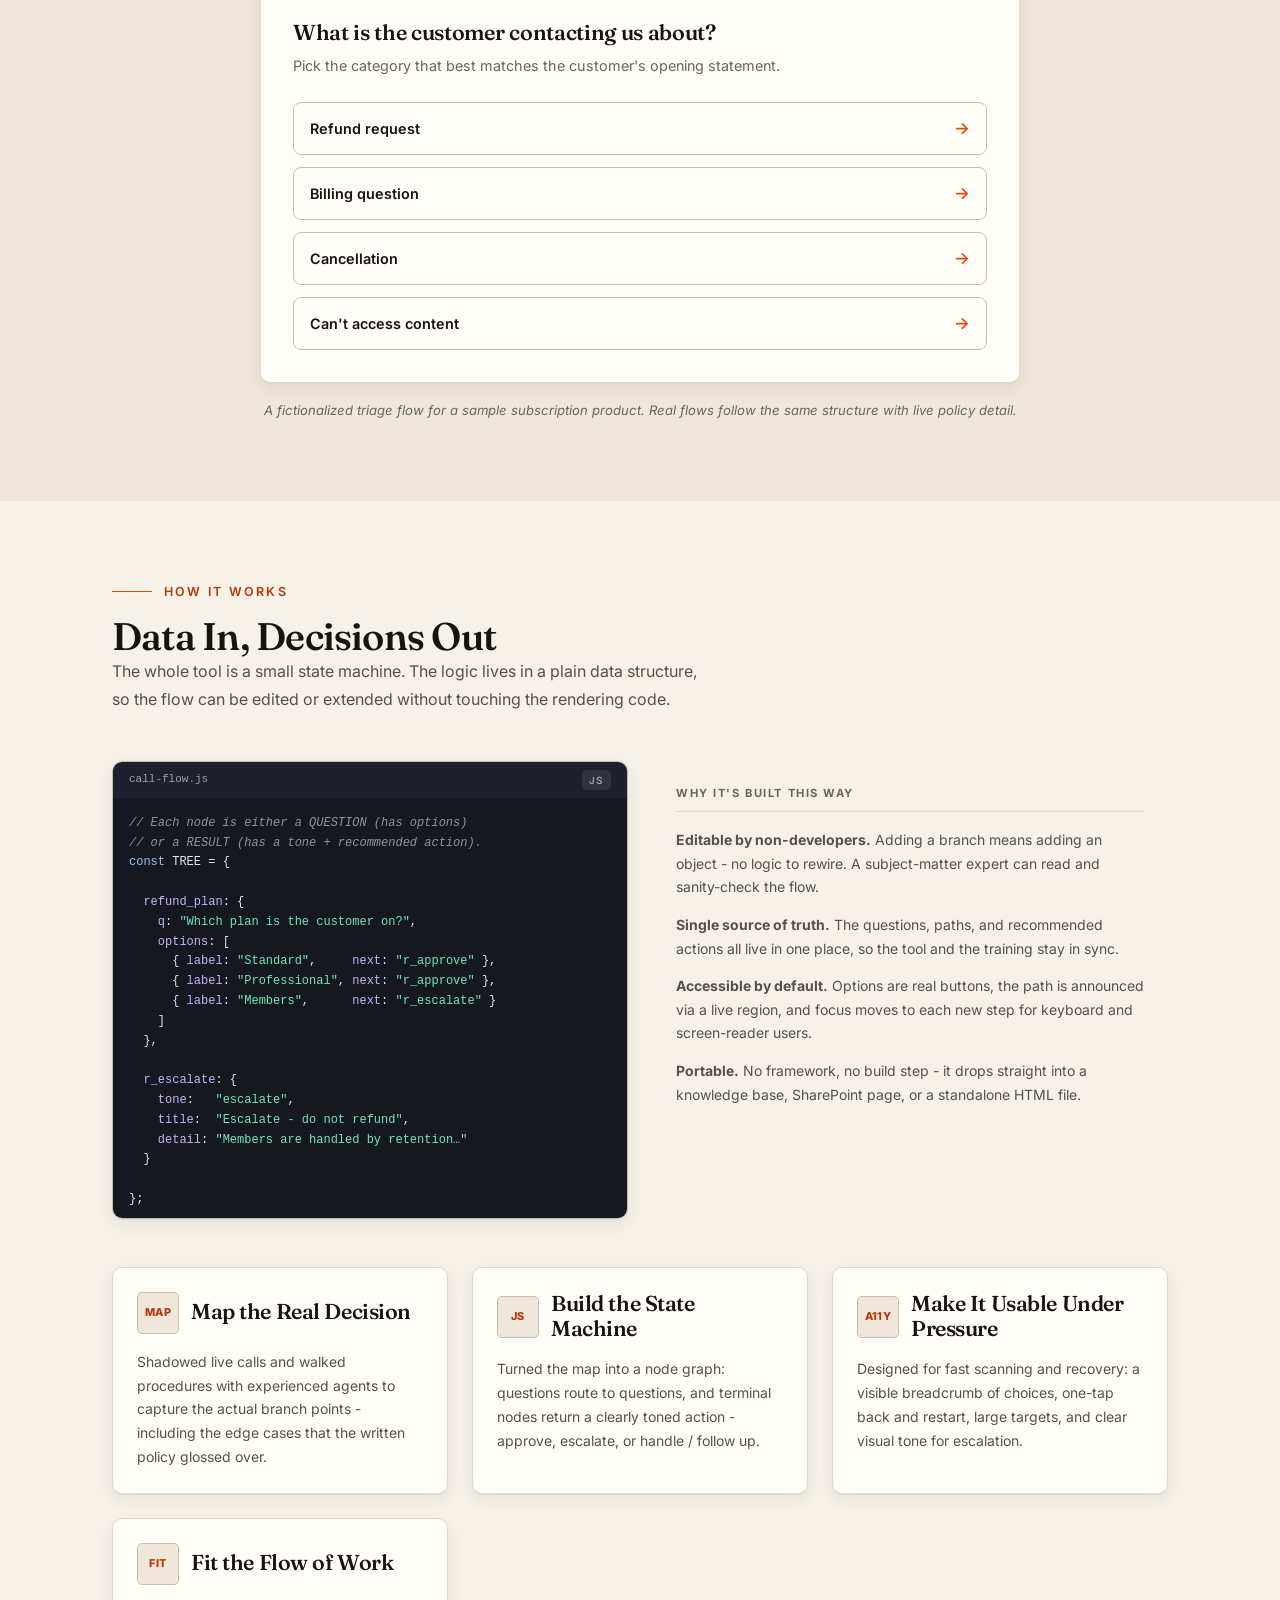
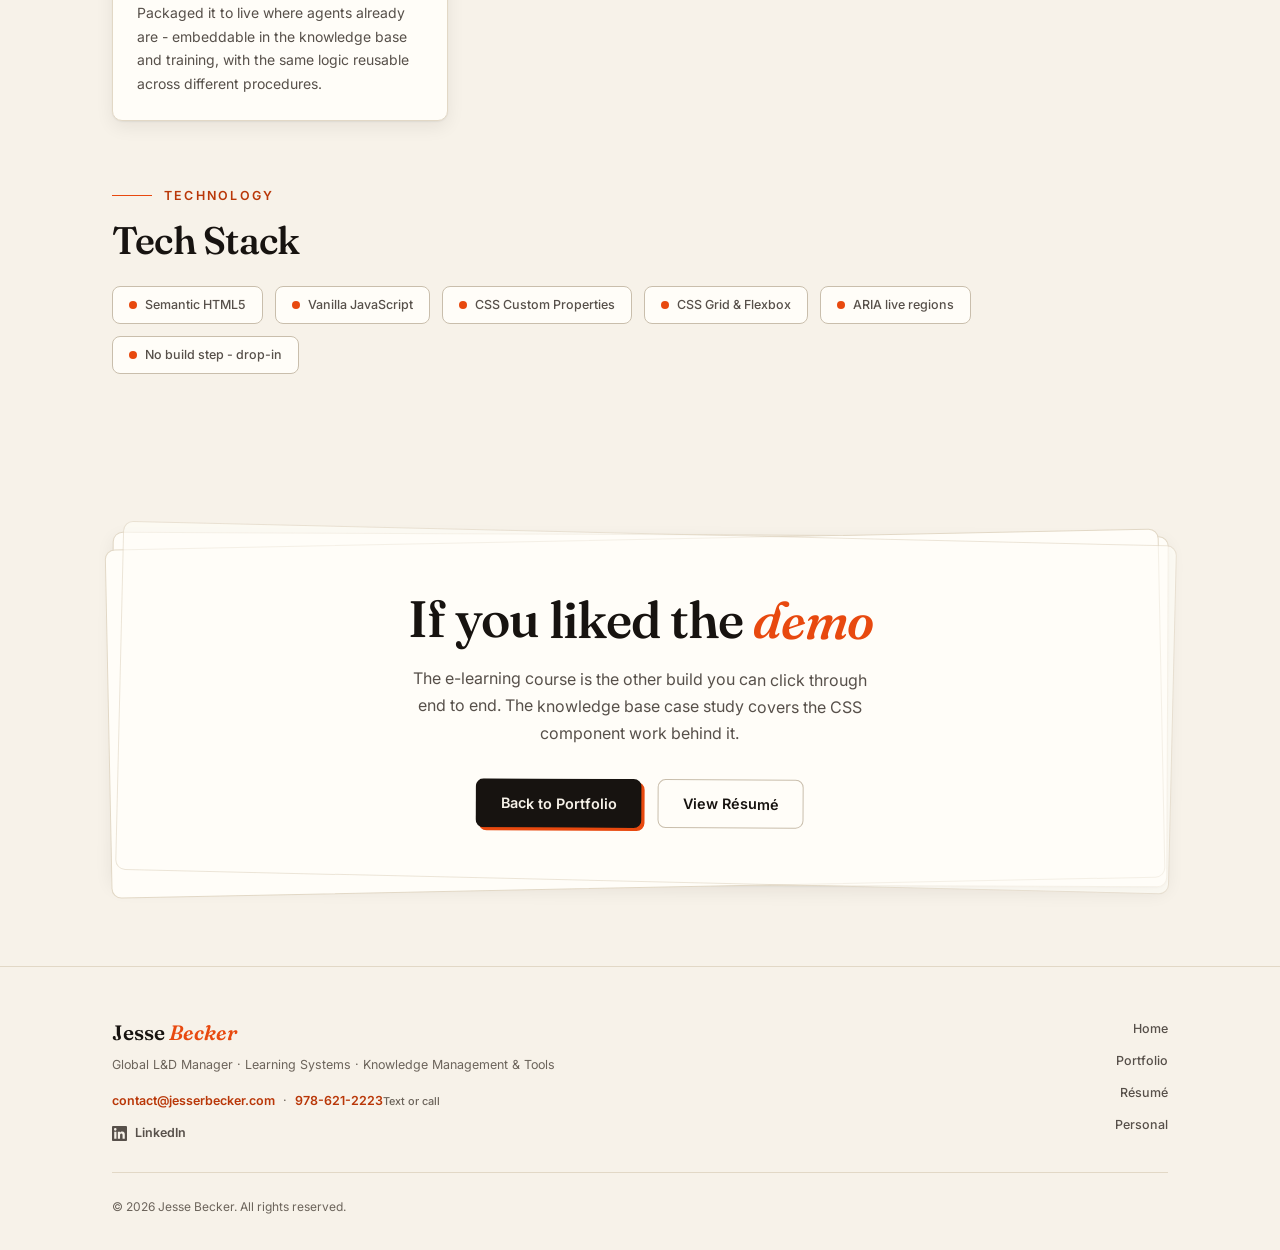
<file: case-study-callflows.html>
<!DOCTYPE html>
<html lang="en">
<head>
  <meta charset="UTF-8">
  <meta name="viewport" content="width=device-width, initial-scale=1.0">
  <title>Interactive Decision Trees &amp; Call Flows | Jesse Becker</title>
  <meta name="description" content="Case study: browser-based decision trees and call-flow tools built in vanilla HTML, CSS, and JavaScript that walk frontline agents to the right action step by step. Includes a live, interactive demo.">
  <meta name="keywords" content="Performance Support, Enablement, Instructional Design, Interactive Decision Trees, Call Flows, Frontline Support Tools, HTML, CSS, JavaScript, Self-Service Learning">
  <meta name="robots" content="index, follow">
  <link rel="canonical" href="https://jesserbecker.com/case-study-callflows">
  <meta property="og:type" content="article">
  <meta property="og:site_name" content="Jesse Becker">
  <meta property="og:title" content="Interactive Decision Trees &amp; Call Flows | Case Study">
  <meta property="og:description" content="Browser-based decision trees that walk agents to the right action step by step - built from scratch in HTML, CSS, and JavaScript. Try the live demo.">
  <meta property="og:url" content="https://jesserbecker.com/case-study-callflows">
  <meta property="og:image" content="https://jesserbecker.com/images/headshot.jpg">
  <meta property="og:image:alt" content="Interactive decision tree and call flow case study by Jesse Becker">
  <meta name="twitter:card" content="summary">
  <meta name="twitter:title" content="Interactive Decision Trees &amp; Call Flows | Case Study">
  <meta name="twitter:description" content="Browser-based decision trees that walk agents to the right action step by step - built from scratch in HTML, CSS, and JavaScript. Try the live demo.">
  <meta name="twitter:image" content="https://jesserbecker.com/images/headshot.jpg">
  <meta name="twitter:image:alt" content="Interactive decision tree and call flow case study by Jesse Becker">
  <meta name="theme-color" content="#F7F2E9" media="(prefers-color-scheme: light)">
  <meta name="theme-color" content="#171310" media="(prefers-color-scheme: dark)">

  <!-- Apply the saved theme before first paint so there is no flash. -->
  <script>(function(){try{var t=localStorage.getItem('theme');if(t==='dark'||(!t&&matchMedia('(prefers-color-scheme: dark)').matches))document.documentElement.setAttribute('data-theme','dark')}catch(e){}})();</script>

  <link rel="preconnect" href="https://fonts.googleapis.com">  <link rel="preconnect" href="https://fonts.gstatic.com" crossorigin>
  <link href="https://fonts.googleapis.com/css2?family=Fraunces:ital,opsz,wght@0,9..144,400..700;1,9..144,400..700&amp;family=Inter:wght@400..700&amp;display=swap" rel="stylesheet">
  <link rel="stylesheet" href="css/tokens.css?v=20260806-3">
  <link rel="stylesheet" href="css/base.css?v=20260806-3">
  <link rel="stylesheet" href="css/components.css?v=20260806-3">
  <link rel="stylesheet" href="css/layout.css?v=20260806-3">
  <link rel="stylesheet" href="css/pages.css?v=20260806-3">
  <link rel="stylesheet" href="css/print.css?v=20260806-3" media="print">
  <link rel="stylesheet" href="case-study.css?v=20260806-3">
  <link rel="stylesheet" href="callflow-case-study.css?v=20260806-3">
  <link rel="icon" href="favicon.svg" type="image/svg+xml">
</head>
<body>
  <a class="skip-link" href="#main">Skip to content</a>

  <!-- Navigation -->
  <nav class="navbar">
    <div class="nav-inner">
      <a href="/" class="nav-logo">Jesse<em>&nbsp;Becker</em></a>
      <button class="nav-toggle" aria-label="Toggle menu" aria-expanded="false">
        <span></span><span></span><span></span>
      </button>
      <ul class="nav-links">
        <li><a href="/" class="nav-link">Home</a></li>
        <li><a href="/portfolio#projects" class="nav-link active" aria-current="page">Portfolio</a></li>
        <li><a href="/personal" class="nav-link">Personal</a></li>
        <li><a href="/resume" class="nav-link">R&eacute;sum&eacute;</a></li>
        <li class="nav-theme-item">
          <button class="theme-toggle" aria-label="Switch to dark theme" aria-pressed="false">
            <svg class="icon-moon" viewBox="0 0 24 24" aria-hidden="true" focusable="false"><path d="M21.64 13a1 1 0 0 0-1.05-.14 8.05 8.05 0 0 1-3.37.73 8.15 8.15 0 0 1-8.14-8.1 8.59 8.59 0 0 1 .25-2A1 1 0 0 0 8 2.36a10.14 10.14 0 1 0 14 11.69 1 1 0 0 0-.36-1.05z"/></svg>
            <svg class="icon-sun" viewBox="0 0 24 24" aria-hidden="true" focusable="false"><path d="M12 17a5 5 0 1 1 0-10 5 5 0 0 1 0 10zm0-2a3 3 0 1 0 0-6 3 3 0 0 0 0 6zM11 1h2v3h-2V1zm0 19h2v3h-2v-3zM3.5 4.9l1.4-1.4 2.1 2.1-1.4 1.4L3.5 4.9zm13.5 13.5l1.4-1.4 2.1 2.1-1.4 1.4-2.1-2.1zM19.1 3.5l1.4 1.4-2.1 2.1-1.4-1.4 2.1-2.1zM5.6 17l1.4 1.4-2.1 2.1-1.4-1.4L5.6 17zM1 11h3v2H1v-2zm19 0h3v2h-3v-2z"/></svg>
          </button>
        </li>
      </ul>
    </div>
  </nav>

  <!-- Page Banner -->
  <header class="page-banner cs-page-banner">
    <div class="container">
      <div class="page-banner-inner">  
        <nav class="cs-crumbs" aria-label="Breadcrumb">
          <a href="/portfolio#projects">Portfolio</a>
          <span class="cs-crumbs-sep" aria-hidden="true">/</span>
          <span class="cs-crumbs-current" aria-current="page">Interactive Decision Trees &amp; Call Flows</span>
        </nav>
        <div class="cs-hero-kicker">Deep Dive <span aria-hidden="true"></span> Interactive Performance Support</div>
        <h1>Interactive Decision Trees &amp; Call Flows</h1>
        <p>Browser-based tools that walk frontline agents to the right action one question at a time - built from scratch in HTML, CSS, and JavaScript, with no framework and no build step.</p>
        <div class="cs-hero-tags" aria-label="Project focus areas">
          <span class="tag">Performance Support</span>
          <span class="tag">HTML / CSS / JS</span>
          <span class="tag">Training Operations</span>
        </div>
        <p class="cs-anonymized-note">Anonymized portfolio sample. The flow, product, and policy details below are fictionalized.</p>
      </div>
    </div>
  </header>

  <main id="main">

    <!-- -- Overview ---------------------------------------- -->
    <section class="section">
      <div class="container">

        <div class="cs-meta-grid">
          <div class="cs-meta-card sheet">
            <div class="cs-meta-card-label">The Challenge</div>
            <h3>The answer was buried in the article</h3>
            <p>Complex procedures lived inside long knowledge-base articles. On a live call, an agent had to read through dense policy text to find the one branch that applied - slow, inconsistent, and easy to get wrong under pressure.</p>
          </div>
          <div class="cs-meta-card sheet">
            <div class="cs-meta-card-label">The Approach</div>
            <h3>Model the decision, not the document</h3>
            <p>I mapped the real decision points into a data-driven tree. Each answer narrows to the next question until the agent lands on a single, unambiguous action - with clear escalation boundaries built in. All of it is plain HTML, CSS, and JavaScript.</p>
          </div>
          <div class="cs-meta-card sheet">
            <div class="cs-meta-card-label">The Outcome</div>
            <h3>One path, one action</h3>
            <p>Agents reach the right step faster and handle cases more consistently, with escalation rules that are hard to miss. The same tool doubles as a training aid for new hires learning the workflow.</p>
          </div>
        </div>

        <div class="cs-stat-row">
          <div class="cs-stat">
            <div class="cs-stat-value" data-count="12" data-suffix="+">12+</div>
            <div class="cs-stat-label">Decision paths mapped</div>
          </div>
          <div class="cs-stat">
            <div class="cs-stat-value">Zero</div>
            <div class="cs-stat-label">Dependencies or frameworks</div>
          </div>
          <div class="cs-stat">
            <div class="cs-stat-value" data-count="100" data-suffix="%">100%</div>
            <div class="cs-stat-label">Vanilla HTML / CSS / JS</div>
          </div>
          <div class="cs-stat">
            <div class="cs-stat-value">Live</div>
            <div class="cs-stat-label">Used in training &amp; on calls</div>
          </div>
        </div>

      </div>
    </section>

    <!-- -- Interactive demo -------------------------------- -->
    <section class="section section-alt">
      <div class="container">

        <div class="section-header">
          <p class="section-label">Try It</p>
          <h2 class="section-title">Walk a Call, Step by Step</h2>
          <p class="section-subtitle">Answer as if you were the agent. Each choice narrows the path until you reach a single recommended action - exactly how the tool works in the flow of a real call.</p>
        </div>

        <div id="cf-demo" class="cf-demo" aria-live="polite">
          <noscript>
            <div class="cf-noscript">This interactive demo needs JavaScript enabled. With JavaScript off, the same logic ships as a printable decision chart.</div>
          </noscript>
        </div>

        <p style="margin-top:1rem;font-size:.82rem;color:var(--ink-faint);text-align:center;font-style:italic;">
          A fictionalized triage flow for a sample subscription product. Real flows follow the same structure with live policy detail.
        </p>

      </div>
    </section>

    <!-- -- How it's built ---------------------------------- -->
    <section class="section">
      <div class="container">

        <div class="section-header">
          <p class="section-label">How It Works</p>
          <h2 class="section-title">Data In, Decisions Out</h2>
          <p class="section-subtitle">The whole tool is a small state machine. The logic lives in a plain data structure, so the flow can be edited or extended without touching the rendering code.</p>
        </div>

        <div class="comp-split">
          <div class="code-viewer">
            <div class="code-viewer__header">
              <div class="code-viewer__filename"><span>call-flow.js</span></div>
              <span class="code-viewer__badge">JS</span>
            </div>
            <div class="code-viewer__body"><pre
><span class="hl-cm">// Each node is either a QUESTION (has options)</span>
<span class="hl-cm">// or a RESULT (has a tone + recommended action).</span>
<span class="hl-kw">const</span> TREE = {

  <span class="hl-prop">refund_plan</span>: {
    <span class="hl-prop">q</span>: <span class="hl-str">"Which plan is the customer on?"</span>,
    <span class="hl-prop">options</span>: [
      { <span class="hl-prop">label</span>: <span class="hl-str">"Standard"</span>,     <span class="hl-prop">next</span>: <span class="hl-str">"r_approve"</span> },
      { <span class="hl-prop">label</span>: <span class="hl-str">"Professional"</span>, <span class="hl-prop">next</span>: <span class="hl-str">"r_approve"</span> },
      { <span class="hl-prop">label</span>: <span class="hl-str">"Members"</span>,      <span class="hl-prop">next</span>: <span class="hl-str">"r_escalate"</span> }
    ]
  },

  <span class="hl-prop">r_escalate</span>: {
    <span class="hl-prop">tone</span>:   <span class="hl-str">"escalate"</span>,
    <span class="hl-prop">title</span>:  <span class="hl-str">"Escalate - do not refund"</span>,
    <span class="hl-prop">detail</span>: <span class="hl-str">"Members are handled by retention&hellip;"</span>
  }

};
</pre></div>
          </div>
          <div class="preview-pane">
            <div class="preview-pane__label">Why it's built this way</div>
            <div class="skill-tags" style="flex-direction:column;align-items:flex-start;gap:.85rem;">
              <p style="font-size:.875rem;margin:0;"><strong>Editable by non-developers.</strong> Adding a branch means adding an object - no logic to rewire. A subject-matter expert can read and sanity-check the flow.</p>
              <p style="font-size:.875rem;margin:0;"><strong>Single source of truth.</strong> The questions, paths, and recommended actions all live in one place, so the tool and the training stay in sync.</p>
              <p style="font-size:.875rem;margin:0;"><strong>Accessible by default.</strong> Options are real buttons, the path is announced via a live region, and focus moves to each new step for keyboard and screen-reader users.</p>
              <p style="font-size:.875rem;margin:0;"><strong>Portable.</strong> No framework, no build step - it drops straight into a knowledge base, SharePoint page, or a standalone HTML file.</p>
            </div>
          </div>
        </div>

        <!-- Process cards -->
        <div class="skills-grid" style="margin-top:3rem;">
          <div class="skill-card">
            <div class="skill-card-header">
              <div class="skill-icon">MAP</div>
              <h3>Map the Real Decision</h3>
            </div>
            <p style="font-size:.875rem;">Shadowed live calls and walked procedures with experienced agents to capture the actual branch points - including the edge cases that the written policy glossed over.</p>
          </div>
          <div class="skill-card">
            <div class="skill-card-header">
              <div class="skill-icon">JS</div>
              <h3>Build the State Machine</h3>
            </div>
            <p style="font-size:.875rem;">Turned the map into a node graph: questions route to questions, and terminal nodes return a clearly toned action - approve, escalate, or handle / follow up.</p>
          </div>
          <div class="skill-card">
            <div class="skill-card-header">
              <div class="skill-icon">A11Y</div>
              <h3>Make It Usable Under Pressure</h3>
            </div>
            <p style="font-size:.875rem;">Designed for fast scanning and recovery: a visible breadcrumb of choices, one-tap back and restart, large targets, and clear visual tone for escalation.</p>
          </div>
          <div class="skill-card">
            <div class="skill-card-header">
              <div class="skill-icon">FIT</div>
              <h3>Fit the Flow of Work</h3>
            </div>
            <p style="font-size:.875rem;">Packaged it to live where agents already are - embeddable in the knowledge base and training, with the same logic reusable across different procedures.</p>
          </div>
        </div>

        <!-- Tech stack -->
        <div class="section-header cs-tech-head">
          <p class="section-label">Technology</p>
          <h2 class="section-title">Tech Stack</h2>
        </div>
        <div class="tech-grid">
          <div class="tech-pill"><div class="tech-pill-dot"></div>Semantic HTML5</div>
          <div class="tech-pill"><div class="tech-pill-dot"></div>Vanilla JavaScript</div>
          <div class="tech-pill"><div class="tech-pill-dot"></div>CSS Custom Properties</div>
          <div class="tech-pill"><div class="tech-pill-dot"></div>CSS Grid &amp; Flexbox</div>
          <div class="tech-pill"><div class="tech-pill-dot"></div>ARIA live regions</div>
          <div class="tech-pill"><div class="tech-pill-dot"></div>No build step - drop-in</div>
        </div>

      </div>
    </section>

    <!-- CTA -->
    <section class="cta-section">
      <div class="container">
        <div class="cta-sheet sheet stack">
        <h2>If you liked the <em>demo</em></h2>
        <p>The e-learning course is the other build you can click through end to end. The knowledge base case study covers the CSS component work behind it.</p>
        <div class="hero-actions">
          <a href="/portfolio#projects" class="btn btn-primary">Back to Portfolio</a>
          <a href="/resume" class="btn btn-ghost">View R&eacute;sum&eacute;</a>
        </div>
      </div>
      </div>
    </section>

  </main>

  <!-- Footer -->
  <footer class="site-footer">
    <div class="container footer-inner">
      <div>
        <p class="footer-brand">Jesse<em>&nbsp;Becker</em></p>
        <p class="footer-tag">Global L&amp;D Manager &middot; Learning Systems &middot; Knowledge Management &amp; Tools</p>
        <div class="footer-contact" aria-label="Contact Jesse Becker">
          <a href="mailto:contact@jesserbecker.com">contact@jesserbecker.com</a>
          <span aria-hidden="true">&middot;</span>
          <a href="tel:+19786212223">978-621-2223 <small>Text or call</small></a>
        </div>
        <div class="footer-social">
          <a href="https://www.linkedin.com/in/jesse-becker-830997100/" target="_blank" rel="noopener noreferrer" aria-label="Jesse Becker on LinkedIn">
            <svg viewBox="0 0 24 24" aria-hidden="true" focusable="false"><path d="M20.45 20.45h-3.56v-5.57c0-1.33-.03-3.04-1.85-3.04-1.85 0-2.14 1.45-2.14 2.94v5.67H9.34V9h3.42v1.56h.05c.48-.9 1.64-1.85 3.37-1.85 3.6 0 4.27 2.37 4.27 5.45v6.29zM5.34 7.43a2.07 2.07 0 1 1 0-4.13 2.07 2.07 0 0 1 0 4.13zm1.78 13.02H3.55V9h3.57v11.45zM22.22 0H1.77C.79 0 0 .77 0 1.73v20.54C0 23.23.79 24 1.77 24h20.45c.98 0 1.78-.77 1.78-1.73V1.73C24 .77 23.2 0 22.22 0z"/></svg>
            LinkedIn
          </a>
        </div>
      </div>
      <nav class="footer-nav" aria-label="Footer">
        <a href="/" class="footer-link">Home</a>
        <a href="/portfolio#projects" class="footer-link">Portfolio</a>
        <a href="/resume" class="footer-link">R&eacute;sum&eacute;</a>
        <a href="/personal" class="footer-link">Personal</a>
      </nav>
      <p class="footer-base">&copy; <span class="year"></span> Jesse Becker. All rights reserved.</p>
    </div>
  </footer>
  <script src="site.js?v=20260806-3"></script>
  <script src="callflow-case-study.js?v=20260806-3"></script>
</body>
</html>
</file>
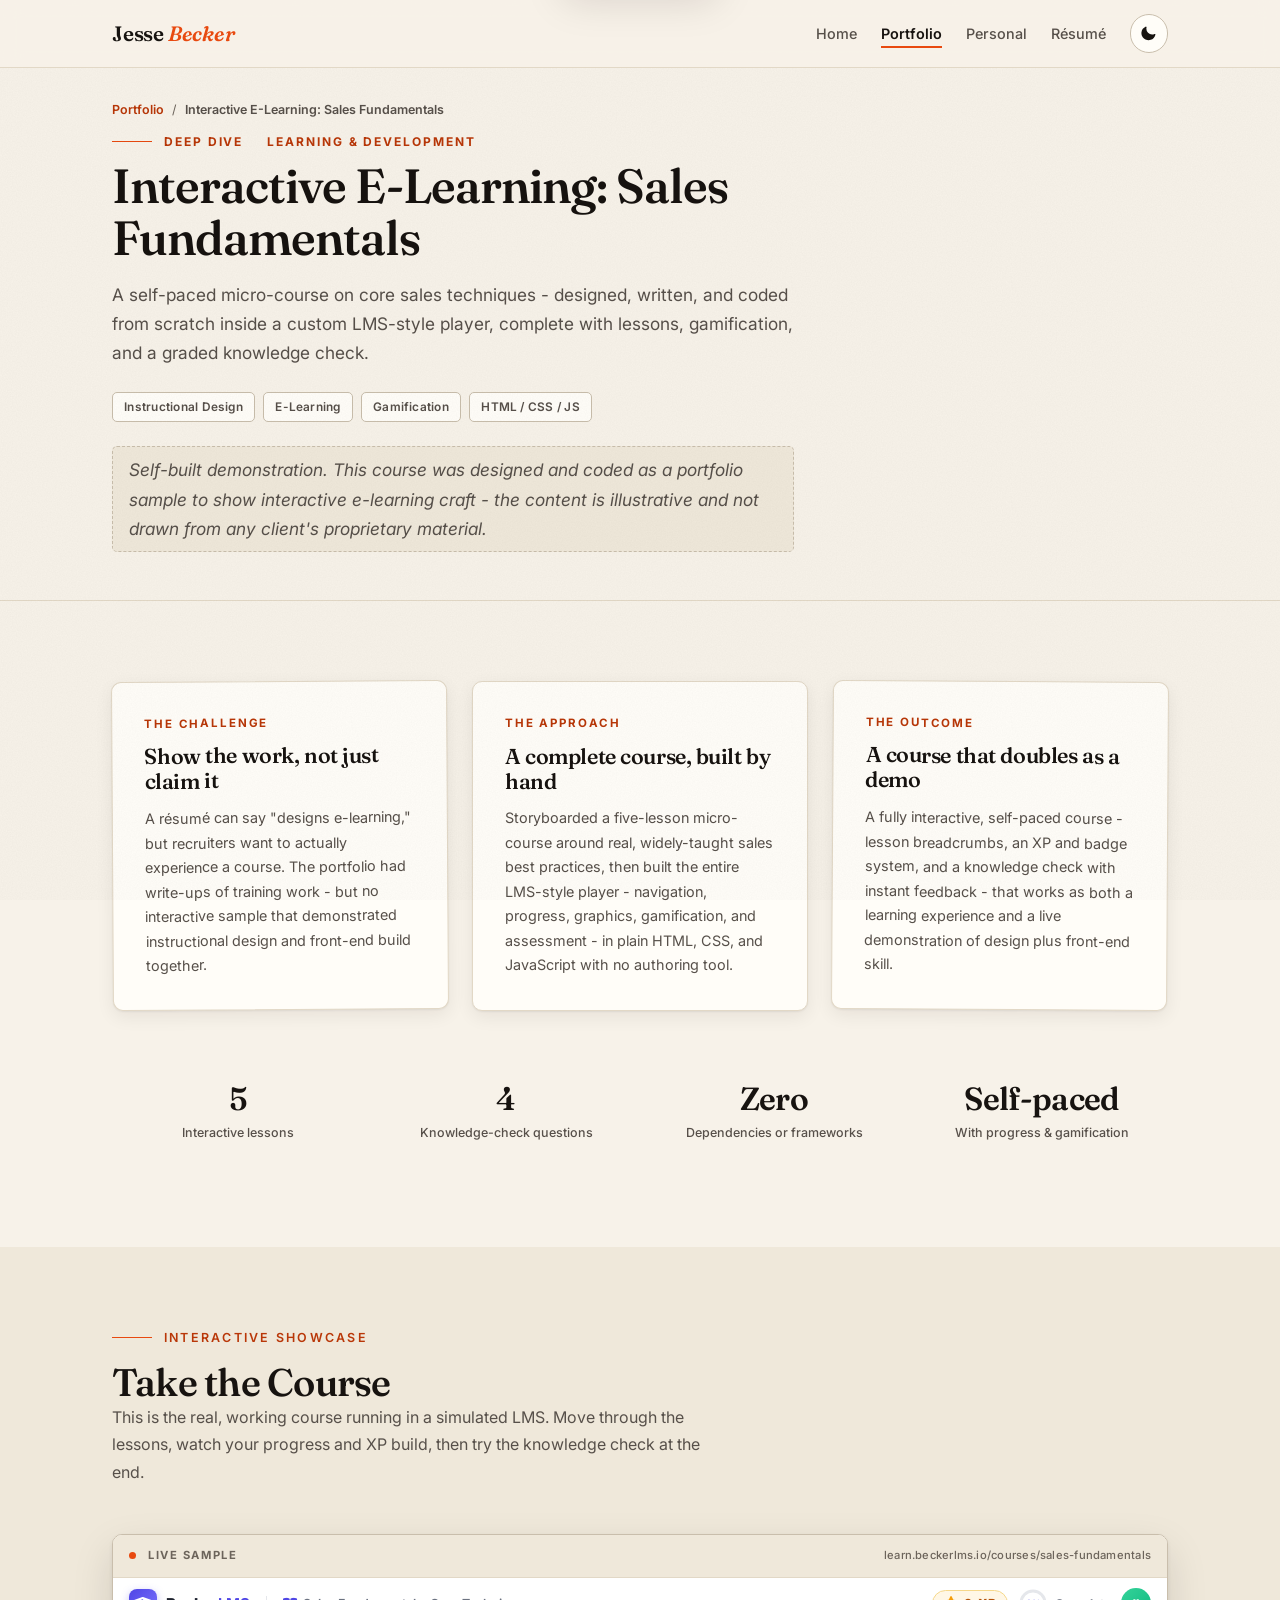
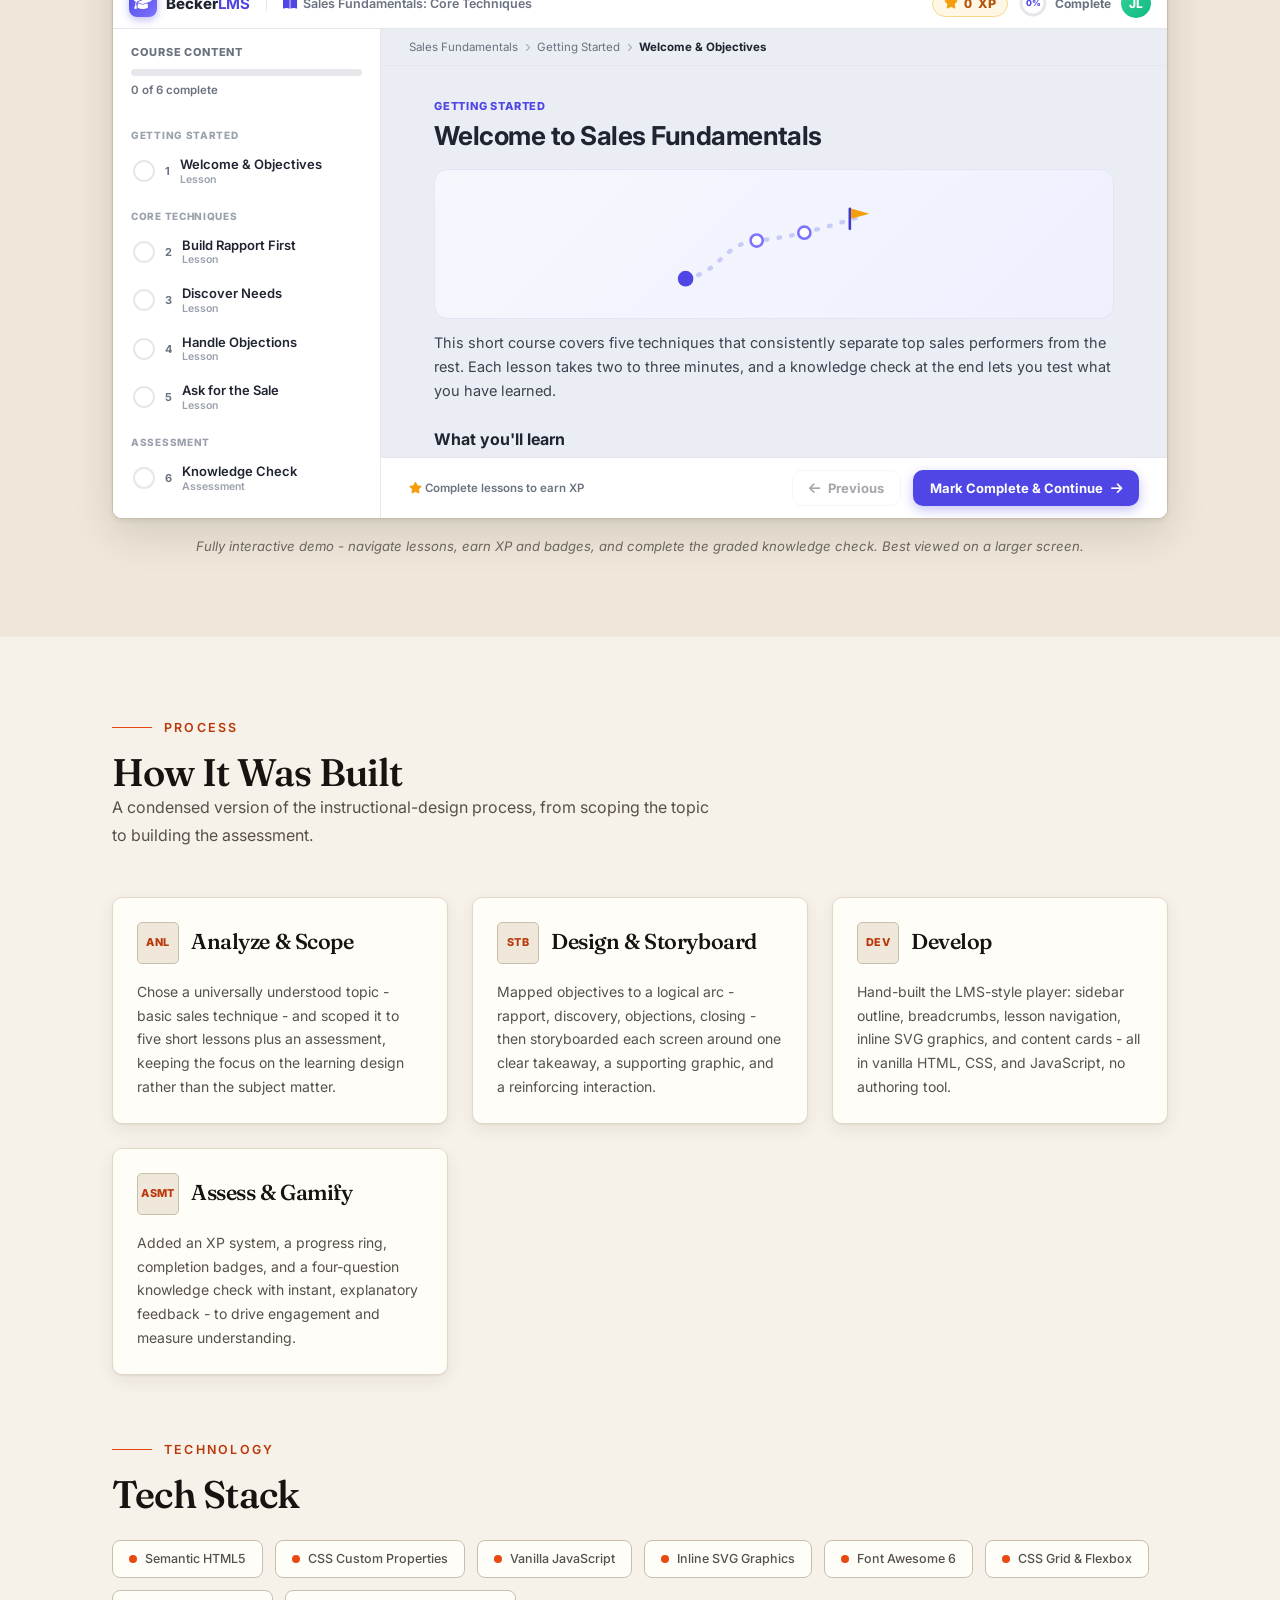
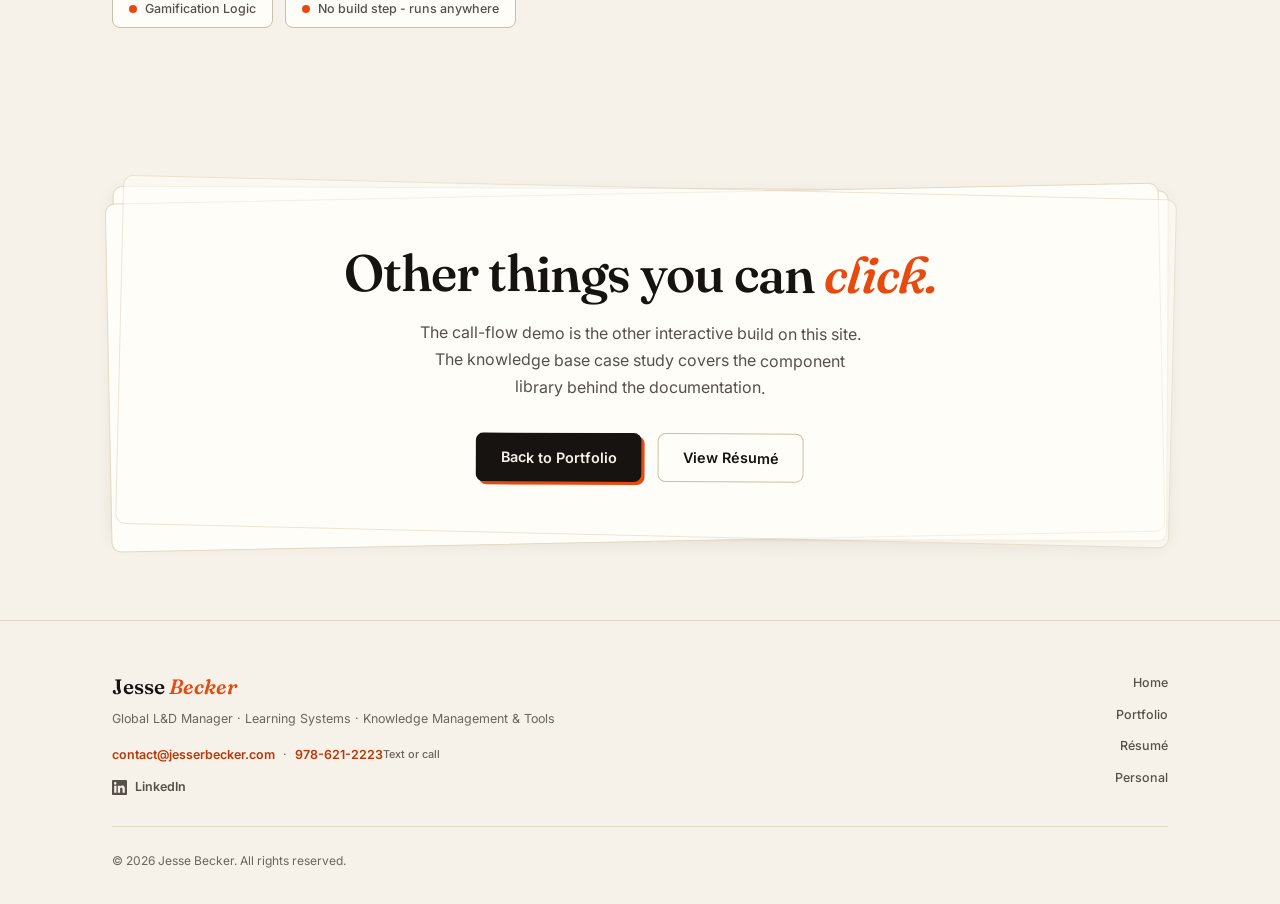
<file: case-study-elearning.html>
<!DOCTYPE html>
<html lang="en">
<head>
  <meta charset="UTF-8">
  <meta name="viewport" content="width=device-width, initial-scale=1.0">
  <title>Interactive E-Learning: Sales Fundamentals | Jesse Becker</title>
  <meta name="description" content="Case study: a self-built, interactive micro-course on core sales techniques, designed and coded inside a custom LMS-style player - with lessons, gamification, and a graded knowledge check. Built in vanilla HTML, CSS, and JavaScript.">
  <meta name="keywords" content="Instructional Design, E-Learning, Course Design, Microlearning, Gamification, Knowledge Check, LMS, Learning Experience Design, Sales Training, HTML, CSS, JavaScript, Articulate alternative, Enablement">
  <meta name="robots" content="index, follow">
  <link rel="canonical" href="https://jesserbecker.com/case-study-elearning">
  <meta property="og:type" content="article">
  <meta property="og:site_name" content="Jesse Becker">
  <meta property="og:title" content="Interactive E-Learning: Sales Fundamentals | Case Study">
  <meta property="og:description" content="A self-built interactive micro-course on sales fundamentals, designed and coded inside a custom LMS-style player - 5 lessons, gamification, and a graded knowledge check. Zero dependencies.">
  <meta property="og:url" content="https://jesserbecker.com/case-study-elearning">
  <meta property="og:image" content="https://jesserbecker.com/images/headshot.jpg">
  <meta property="og:image:alt" content="Interactive e-learning course case study by Jesse Becker">
  <meta name="twitter:card" content="summary">
  <meta name="twitter:title" content="Interactive E-Learning: Sales Fundamentals | Case Study">
  <meta name="twitter:description" content="A self-built interactive micro-course on sales fundamentals - 5 lessons, gamification, and a graded knowledge check, coded from scratch.">
  <meta name="twitter:image" content="https://jesserbecker.com/images/headshot.jpg">
  <meta name="twitter:image:alt" content="Interactive e-learning course case study by Jesse Becker">
  <meta name="theme-color" content="#F7F2E9" media="(prefers-color-scheme: light)">
  <meta name="theme-color" content="#171310" media="(prefers-color-scheme: dark)">

  <!-- Apply the saved theme before first paint so there is no flash. -->
  <script>(function(){try{var t=localStorage.getItem('theme');if(t==='dark'||(!t&&matchMedia('(prefers-color-scheme: dark)').matches))document.documentElement.setAttribute('data-theme','dark')}catch(e){}})();</script>

  <link rel="preconnect" href="https://fonts.googleapis.com">  <link rel="preconnect" href="https://fonts.gstatic.com" crossorigin>
  <link href="https://fonts.googleapis.com/css2?family=Fraunces:ital,opsz,wght@0,9..144,400..700;1,9..144,400..700&amp;family=Inter:wght@400..700&amp;family=Poppins:ital,wght@0,400;0,500;0,600;0,700;1,400&amp;display=swap" rel="stylesheet">
  <link rel="stylesheet" href="https://cdnjs.cloudflare.com/ajax/libs/font-awesome/6.5.0/css/all.min.css" crossorigin="anonymous">
  <link rel="stylesheet" href="css/tokens.css?v=20260806-3">
  <link rel="stylesheet" href="css/base.css?v=20260806-3">
  <link rel="stylesheet" href="css/components.css?v=20260806-3">
  <link rel="stylesheet" href="css/layout.css?v=20260806-3">
  <link rel="stylesheet" href="css/pages.css?v=20260806-3">
  <link rel="stylesheet" href="css/print.css?v=20260806-3" media="print">
  <link rel="stylesheet" href="case-study.css?v=20260806-3">
  <link rel="icon" href="favicon.svg" type="image/svg+xml">
</head>
<body>
  <a class="skip-link" href="#main">Skip to content</a>

  <!-- Navigation -->
  <nav class="navbar">
    <div class="nav-inner">
      <a href="/" class="nav-logo">Jesse<em>&nbsp;Becker</em></a>
      <button class="nav-toggle" aria-label="Toggle menu" aria-expanded="false">
        <span></span><span></span><span></span>
      </button>
      <ul class="nav-links">
        <li><a href="/" class="nav-link">Home</a></li>
        <li><a href="/portfolio#projects" class="nav-link active" aria-current="page">Portfolio</a></li>
        <li><a href="/personal" class="nav-link">Personal</a></li>
        <li><a href="/resume" class="nav-link">R&eacute;sum&eacute;</a></li>
        <li class="nav-theme-item">
          <button class="theme-toggle" aria-label="Switch to dark theme" aria-pressed="false">
            <svg class="icon-moon" viewBox="0 0 24 24" aria-hidden="true" focusable="false"><path d="M21.64 13a1 1 0 0 0-1.05-.14 8.05 8.05 0 0 1-3.37.73 8.15 8.15 0 0 1-8.14-8.1 8.59 8.59 0 0 1 .25-2A1 1 0 0 0 8 2.36a10.14 10.14 0 1 0 14 11.69 1 1 0 0 0-.36-1.05z"/></svg>
            <svg class="icon-sun" viewBox="0 0 24 24" aria-hidden="true" focusable="false"><path d="M12 17a5 5 0 1 1 0-10 5 5 0 0 1 0 10zm0-2a3 3 0 1 0 0-6 3 3 0 0 0 0 6zM11 1h2v3h-2V1zm0 19h2v3h-2v-3zM3.5 4.9l1.4-1.4 2.1 2.1-1.4 1.4L3.5 4.9zm13.5 13.5l1.4-1.4 2.1 2.1-1.4 1.4-2.1-2.1zM19.1 3.5l1.4 1.4-2.1 2.1-1.4-1.4 2.1-2.1zM5.6 17l1.4 1.4-2.1 2.1-1.4-1.4L5.6 17zM1 11h3v2H1v-2zm19 0h3v2h-3v-2z"/></svg>
          </button>
        </li>
      </ul>
    </div>
  </nav>

  <!-- Page Banner -->
  <header class="page-banner cs-page-banner">
    <div class="container">
      <div class="page-banner-inner">  
        <nav class="cs-crumbs" aria-label="Breadcrumb">
          <a href="/portfolio#projects">Portfolio</a>
          <span class="cs-crumbs-sep" aria-hidden="true">/</span>
          <span class="cs-crumbs-current" aria-current="page">Interactive E-Learning: Sales Fundamentals</span>
        </nav>
        <div class="cs-hero-kicker">Deep Dive <span aria-hidden="true"></span> Learning &amp; Development</div>
        <h1>Interactive E-Learning: Sales Fundamentals</h1>
        <p>A self-paced micro-course on core sales techniques - designed, written, and coded from scratch inside a custom LMS-style player, complete with lessons, gamification, and a graded knowledge check.</p>
        <div class="cs-hero-tags" aria-label="Project focus areas">
          <span class="tag">Instructional Design</span>
          <span class="tag">E-Learning</span>
          <span class="tag">Gamification</span>
          <span class="tag">HTML / CSS / JS</span>
        </div>
        <p class="cs-anonymized-note">Self-built demonstration. This course was designed and coded as a portfolio sample to show interactive e-learning craft - the content is illustrative and not drawn from any client's proprietary material.</p>
      </div>
    </div>
  </header>

  <main id="main">
    <section class="section">
      <div class="container">

        <!-- Overview cards -->
        <div class="cs-meta-grid">
          <div class="cs-meta-card sheet">
            <div class="cs-meta-card-label">The Challenge</div>
            <h3>Show the work, not just claim it</h3>
            <p>A r&eacute;sum&eacute; can say "designs e-learning," but recruiters want to actually experience a course. The portfolio had write-ups of training work - but no interactive sample that demonstrated instructional design and front-end build together.</p>
          </div>
          <div class="cs-meta-card sheet">
            <div class="cs-meta-card-label">The Approach</div>
            <h3>A complete course, built by hand</h3>
            <p>Storyboarded a five-lesson micro-course around real, widely-taught sales best practices, then built the entire LMS-style player - navigation, progress, graphics, gamification, and assessment - in plain HTML, CSS, and JavaScript with no authoring tool.</p>
          </div>
          <div class="cs-meta-card sheet">
            <div class="cs-meta-card-label">The Outcome</div>
            <h3>A course that doubles as a demo</h3>
            <p>A fully interactive, self-paced course - lesson breadcrumbs, an XP and badge system, and a knowledge check with instant feedback - that works as both a learning experience and a live demonstration of design plus front-end skill.</p>
          </div>
        </div>

        <!-- Stat row -->
        <div class="cs-stat-row">
          <div class="cs-stat">
            <div class="cs-stat-value" data-cs-count="5">5</div>
            <div class="cs-stat-label">Interactive lessons</div>
          </div>
          <div class="cs-stat">
            <div class="cs-stat-value" data-cs-count="4">4</div>
            <div class="cs-stat-label">Knowledge-check questions</div>
          </div>
          <div class="cs-stat">
            <div class="cs-stat-value">Zero</div>
            <div class="cs-stat-label">Dependencies or frameworks</div>
          </div>
          <div class="cs-stat">
            <div class="cs-stat-value">Self-paced</div>
            <div class="cs-stat-label">With progress &amp; gamification</div>
          </div>
        </div>

      </div>
    </section>

    <!-- -- Interactive Showcase -------------------------- -->
    <section class="section section-alt">
      <div class="container">

        <div class="section-header">
          <p class="section-label">Interactive Showcase</p>
          <h2 class="section-title">Take the Course</h2>
          <p class="section-subtitle">This is the real, working course running in a simulated LMS. Move through the lessons, watch your progress and XP build, then try the knowledge check at the end.</p>
        </div>

        <div class="cs-specimen">
            <div class="cs-specimen__label">
              Live sample
              <span class="cs-specimen__url">learn.beckerlms.io/courses/sales-fundamentals</span>
            </div>
            <div class="cs-specimen__body">
              <iframe src="course-sample.html"
                    title="Sales Fundamentals - interactive demo course in a simulated LMS"
                    loading="lazy"></iframe>
            </div>
          </div>
        <p style="margin-top:1rem;font-size:.82rem;color:var(--ink-faint);text-align:center;font-style:italic;">
          Fully interactive demo - navigate lessons, earn XP and badges, and complete the graded knowledge check. Best viewed on a larger screen.
        </p>

      </div>
    </section>

    <!-- -- How it was built ------------------------------ -->
    <section class="section">
      <div class="container">

        <div class="section-header">
          <p class="section-label">Process</p>
          <h2 class="section-title">How It Was Built</h2>
          <p class="section-subtitle">A condensed version of the instructional-design process, from scoping the topic to building the assessment.</p>
        </div>

        <div class="skills-grid" style="margin-bottom:3rem;">
          <div class="skill-card">
            <div class="skill-card-header">
              <div class="skill-icon">ANL</div>
              <h3>Analyze &amp; Scope</h3>
            </div>
            <p style="font-size:.875rem;">Chose a universally understood topic - basic sales technique - and scoped it to five short lessons plus an assessment, keeping the focus on the learning design rather than the subject matter.</p>
          </div>
          <div class="skill-card">
            <div class="skill-card-header">
              <div class="skill-icon">STB</div>
              <h3>Design &amp; Storyboard</h3>
            </div>
            <p style="font-size:.875rem;">Mapped objectives to a logical arc - rapport, discovery, objections, closing - then storyboarded each screen around one clear takeaway, a supporting graphic, and a reinforcing interaction.</p>
          </div>
          <div class="skill-card">
            <div class="skill-card-header">
              <div class="skill-icon">DEV</div>
              <h3>Develop</h3>
            </div>
            <p style="font-size:.875rem;">Hand-built the LMS-style player: sidebar outline, breadcrumbs, lesson navigation, inline SVG graphics, and content cards - all in vanilla HTML, CSS, and JavaScript, no authoring tool.</p>
          </div>
          <div class="skill-card">
            <div class="skill-card-header">
              <div class="skill-icon">ASMT</div>
              <h3>Assess &amp; Gamify</h3>
            </div>
            <p style="font-size:.875rem;">Added an XP system, a progress ring, completion badges, and a four-question knowledge check with instant, explanatory feedback - to drive engagement and measure understanding.</p>
          </div>
        </div>

        <!-- Tech stack -->
        <div class="section-header cs-tech-head">
          <p class="section-label">Technology</p>
          <h2 class="section-title">Tech Stack</h2>
        </div>
        <div class="tech-grid">
          <div class="tech-pill"><div class="tech-pill-dot"></div>Semantic HTML5</div>
          <div class="tech-pill"><div class="tech-pill-dot"></div>CSS Custom Properties</div>
          <div class="tech-pill"><div class="tech-pill-dot"></div>Vanilla JavaScript</div>
          <div class="tech-pill"><div class="tech-pill-dot"></div>Inline SVG Graphics</div>
          <div class="tech-pill"><div class="tech-pill-dot"></div>Font Awesome 6</div>
          <div class="tech-pill"><div class="tech-pill-dot"></div>CSS Grid &amp; Flexbox</div>
          <div class="tech-pill"><div class="tech-pill-dot"></div>Gamification Logic</div>
          <div class="tech-pill"><div class="tech-pill-dot"></div>No build step - runs anywhere</div>
        </div>

      </div>
    </section>

    <!-- CTA -->
    <section class="cta-section">
      <div class="container">
        <div class="cta-sheet sheet stack">
        <h2>Other things you can <em>click.</em></h2>
        <p>The call-flow demo is the other interactive build on this site. The knowledge base case study covers the component library behind the documentation.</p>
        <div class="hero-actions">
          <a href="/portfolio#projects" class="btn btn-primary">Back to Portfolio</a>
          <a href="/resume" class="btn btn-ghost">View R&eacute;sum&eacute;</a>
        </div>
      </div>
      </div>
    </section>

  </main>

  <!-- Footer -->
  <footer class="site-footer">
    <div class="container footer-inner">
      <div>
        <p class="footer-brand">Jesse<em>&nbsp;Becker</em></p>
        <p class="footer-tag">Global L&amp;D Manager &middot; Learning Systems &middot; Knowledge Management &amp; Tools</p>
        <div class="footer-contact" aria-label="Contact Jesse Becker">
          <a href="mailto:contact@jesserbecker.com">contact@jesserbecker.com</a>
          <span aria-hidden="true">&middot;</span>
          <a href="tel:+19786212223">978-621-2223 <small>Text or call</small></a>
        </div>
        <div class="footer-social">
          <a href="https://www.linkedin.com/in/jesse-becker-830997100/" target="_blank" rel="noopener noreferrer" aria-label="Jesse Becker on LinkedIn">
            <svg viewBox="0 0 24 24" aria-hidden="true" focusable="false"><path d="M20.45 20.45h-3.56v-5.57c0-1.33-.03-3.04-1.85-3.04-1.85 0-2.14 1.45-2.14 2.94v5.67H9.34V9h3.42v1.56h.05c.48-.9 1.64-1.85 3.37-1.85 3.6 0 4.27 2.37 4.27 5.45v6.29zM5.34 7.43a2.07 2.07 0 1 1 0-4.13 2.07 2.07 0 0 1 0 4.13zm1.78 13.02H3.55V9h3.57v11.45zM22.22 0H1.77C.79 0 0 .77 0 1.73v20.54C0 23.23.79 24 1.77 24h20.45c.98 0 1.78-.77 1.78-1.73V1.73C24 .77 23.2 0 22.22 0z"/></svg>
            LinkedIn
          </a>
        </div>
      </div>
      <nav class="footer-nav" aria-label="Footer">
        <a href="/" class="footer-link">Home</a>
        <a href="/portfolio#projects" class="footer-link">Portfolio</a>
        <a href="/resume" class="footer-link">R&eacute;sum&eacute;</a>
        <a href="/personal" class="footer-link">Personal</a>
      </nav>
      <p class="footer-base">&copy; <span class="year"></span> Jesse Becker. All rights reserved.</p>
    </div>
  </footer>
  <script src="site.js?v=20260806-3"></script>
  <script src="case-study.js?v=20260806-3"></script>
</body>
</html>
</file>
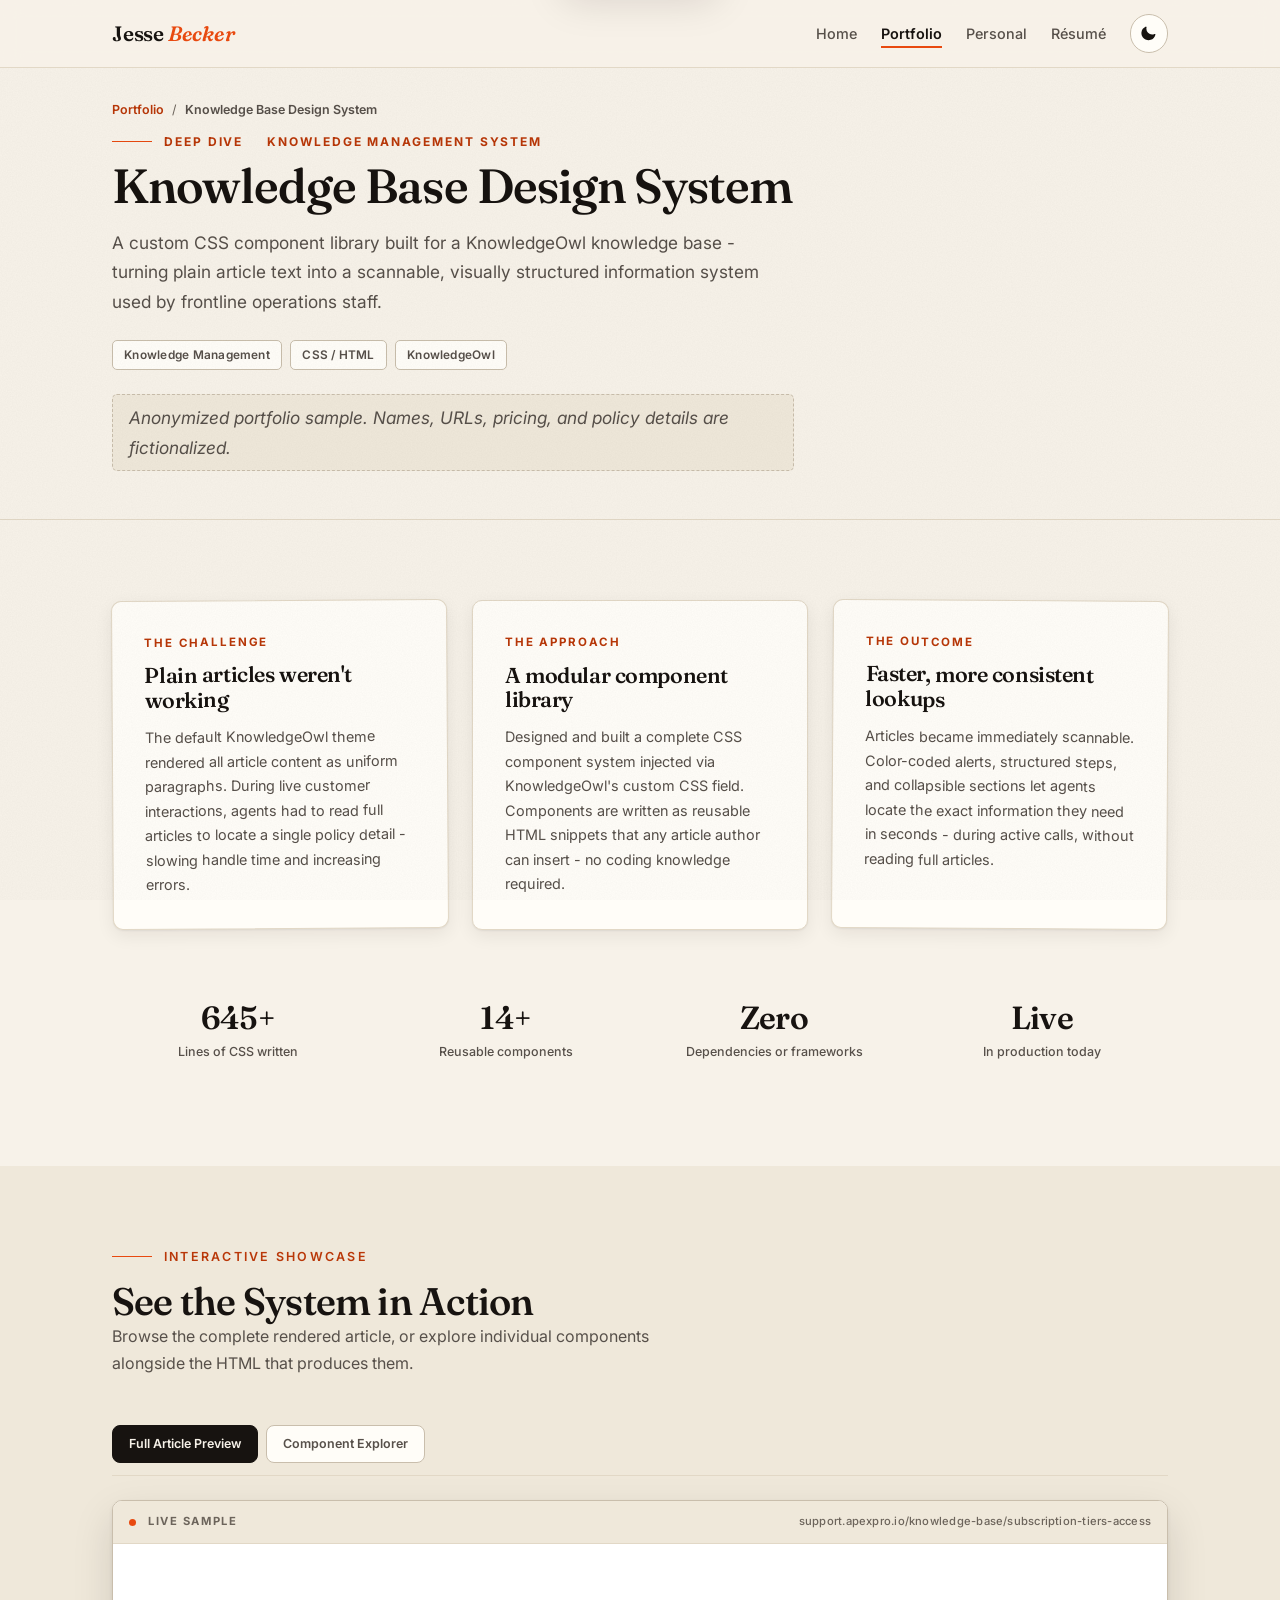
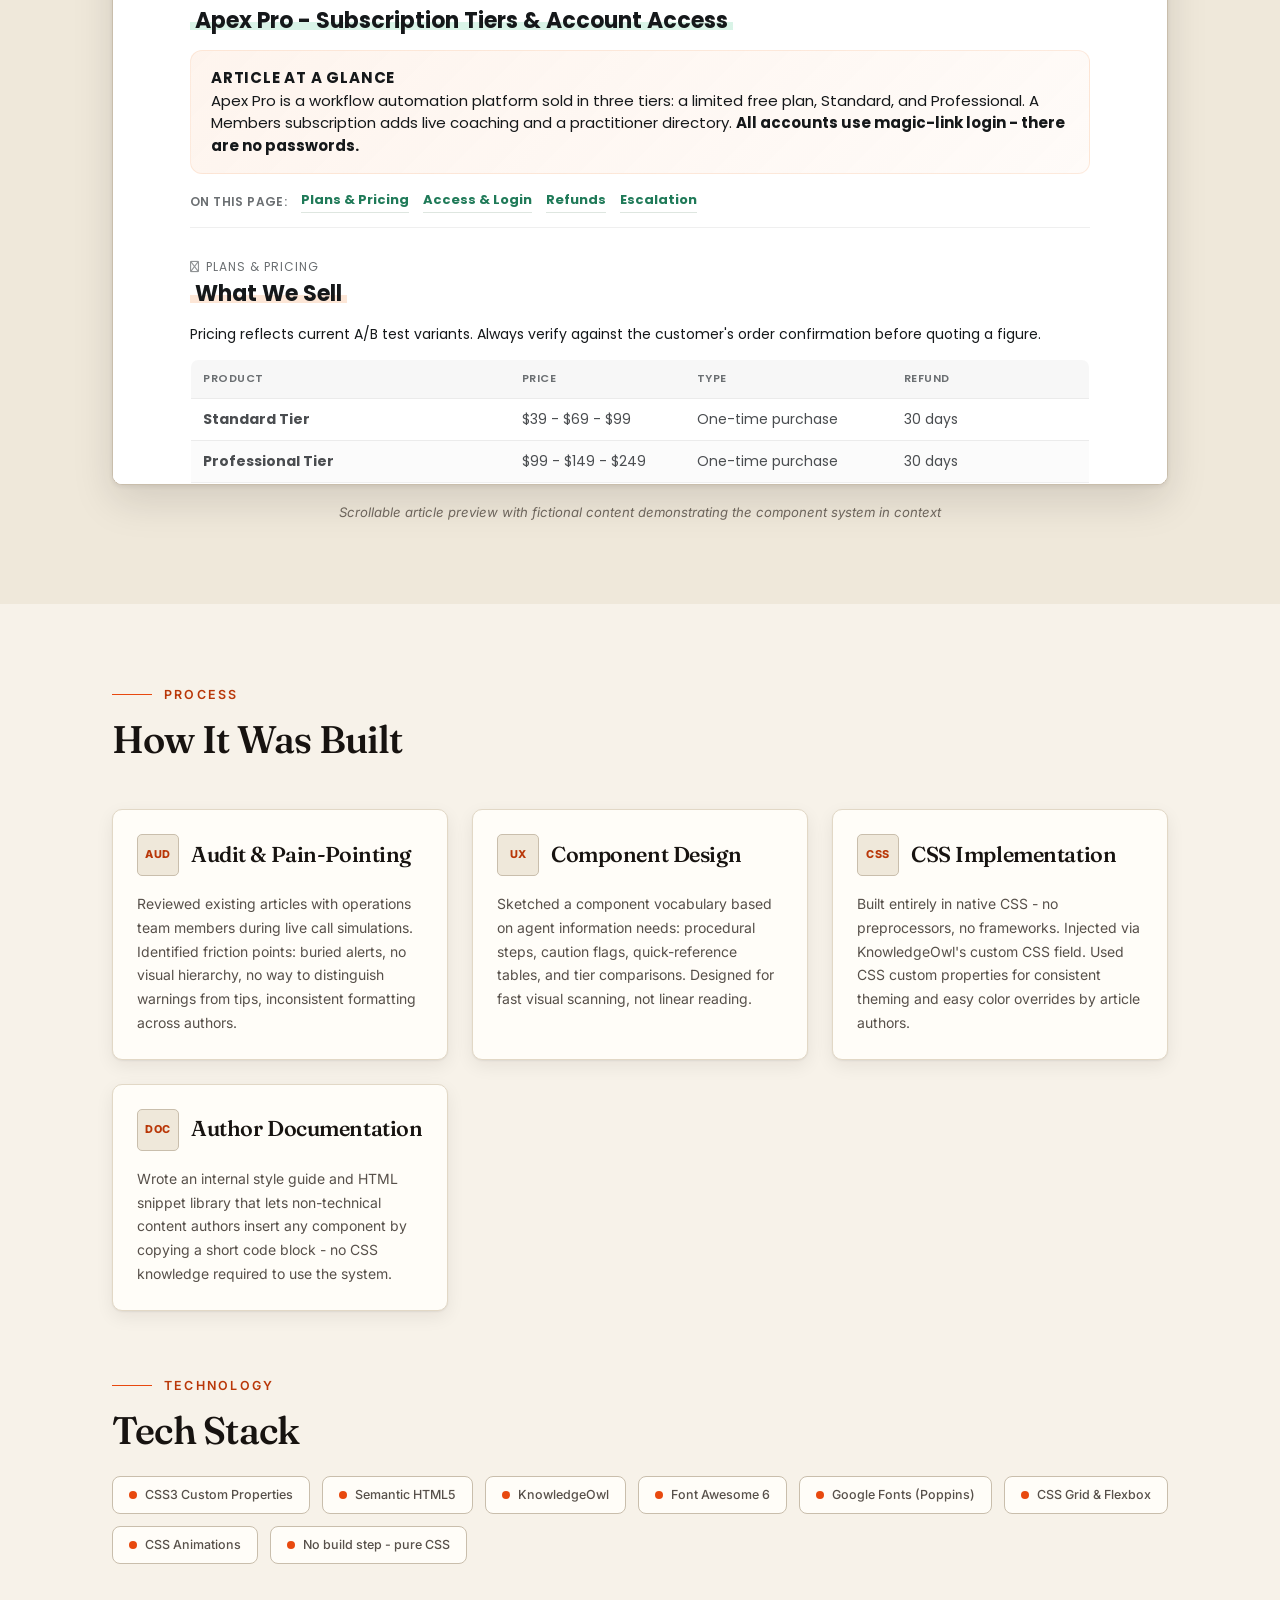
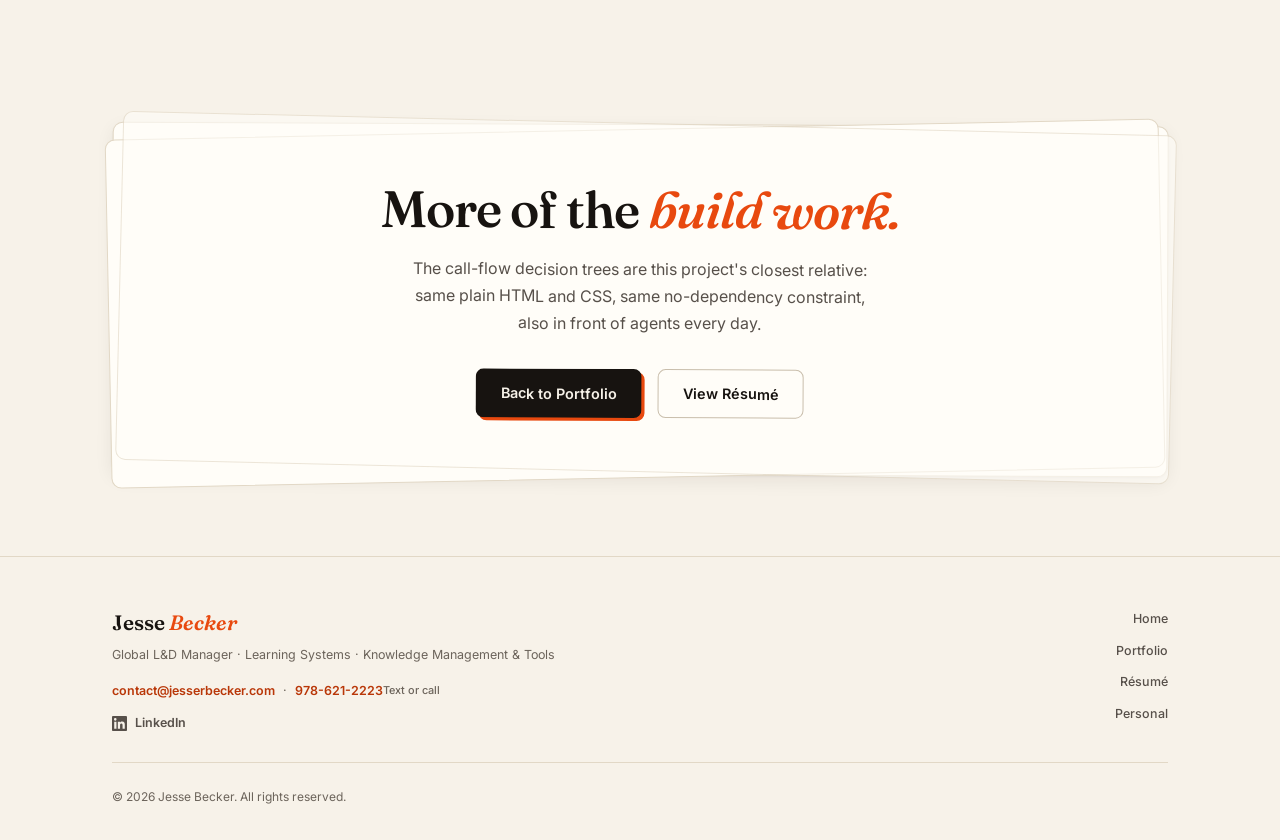
<file: case-study-kb.html>
<!DOCTYPE html>
<html lang="en">
<head>
  <meta charset="UTF-8">
  <meta name="viewport" content="width=device-width, initial-scale=1.0">
  <title>Knowledge Base Design System | Jesse Becker</title>
  <meta name="description" content="Case study: custom CSS component system built for a KnowledgeOwl knowledge management system (KMS), improving information density, scannability, and frontline usability.">
  <meta name="keywords" content="Knowledge Management, KMS Administration, KnowledgeOwl, Performance Support, Information Design, Content Governance, Knowledge Base Design System, Enablement, HTML, CSS">
  <meta name="robots" content="index, follow">
  <link rel="canonical" href="https://jesserbecker.com/case-study-kb">
  <meta property="og:type" content="article">
  <meta property="og:site_name" content="Jesse Becker">
  <meta property="og:title" content="Knowledge Base Design System | Case Study">
  <meta property="og:description" content="A custom CSS component library built for a KnowledgeOwl knowledge base - turning plain articles into a scannable information system. 700+ lines of CSS, 15+ components, zero dependencies.">
  <meta property="og:url" content="https://jesserbecker.com/case-study-kb">
  <meta property="og:image" content="https://jesserbecker.com/images/headshot.jpg">
  <meta property="og:image:alt" content="Knowledge base design system case study by Jesse Becker">
  <meta name="twitter:card" content="summary">
  <meta name="twitter:title" content="Knowledge Base Design System | Case Study">
  <meta name="twitter:description" content="A custom CSS component library built for a KnowledgeOwl knowledge base - turning plain articles into a scannable information system.">
  <meta name="twitter:image" content="https://jesserbecker.com/images/headshot.jpg">
  <meta name="twitter:image:alt" content="Knowledge base design system case study by Jesse Becker">
  <meta name="theme-color" content="#F7F2E9" media="(prefers-color-scheme: light)">
  <meta name="theme-color" content="#171310" media="(prefers-color-scheme: dark)">

  <!-- Apply the saved theme before first paint so there is no flash. -->
  <script>(function(){try{var t=localStorage.getItem('theme');if(t==='dark'||(!t&&matchMedia('(prefers-color-scheme: dark)').matches))document.documentElement.setAttribute('data-theme','dark')}catch(e){}})();</script>

  <link rel="preconnect" href="https://fonts.googleapis.com">  <link rel="preconnect" href="https://fonts.gstatic.com" crossorigin>
  <link href="https://fonts.googleapis.com/css2?family=Fraunces:ital,opsz,wght@0,9..144,400..700;1,9..144,400..700&amp;family=Inter:wght@400..700&amp;family=Poppins:ital,wght@0,400;0,500;0,600;0,700;1,400&amp;display=swap" rel="stylesheet">
  <link rel="stylesheet" href="https://cdnjs.cloudflare.com/ajax/libs/font-awesome/6.5.0/css/all.min.css" crossorigin="anonymous">
  <link rel="stylesheet" href="css/tokens.css?v=20260806-3">
  <link rel="stylesheet" href="css/base.css?v=20260806-3">
  <link rel="stylesheet" href="css/components.css?v=20260806-3">
  <link rel="stylesheet" href="css/layout.css?v=20260806-3">
  <link rel="stylesheet" href="css/pages.css?v=20260806-3">
  <link rel="stylesheet" href="css/print.css?v=20260806-3" media="print">
  <link rel="stylesheet" href="case-study.css?v=20260806-3">
  <link rel="icon" href="favicon.svg" type="image/svg+xml">
</head>
<body>
  <a class="skip-link" href="#main">Skip to content</a>

  <!-- Navigation -->
  <nav class="navbar">
    <div class="nav-inner">
      <a href="/" class="nav-logo">Jesse<em>&nbsp;Becker</em></a>
      <button class="nav-toggle" aria-label="Toggle menu" aria-expanded="false">
        <span></span><span></span><span></span>
      </button>
      <ul class="nav-links">
        <li><a href="/" class="nav-link">Home</a></li>
        <li><a href="/portfolio#projects" class="nav-link active" aria-current="page">Portfolio</a></li>
        <li><a href="/personal" class="nav-link">Personal</a></li>
        <li><a href="/resume" class="nav-link">R&eacute;sum&eacute;</a></li>
        <li class="nav-theme-item">
          <button class="theme-toggle" aria-label="Switch to dark theme" aria-pressed="false">
            <svg class="icon-moon" viewBox="0 0 24 24" aria-hidden="true" focusable="false"><path d="M21.64 13a1 1 0 0 0-1.05-.14 8.05 8.05 0 0 1-3.37.73 8.15 8.15 0 0 1-8.14-8.1 8.59 8.59 0 0 1 .25-2A1 1 0 0 0 8 2.36a10.14 10.14 0 1 0 14 11.69 1 1 0 0 0-.36-1.05z"/></svg>
            <svg class="icon-sun" viewBox="0 0 24 24" aria-hidden="true" focusable="false"><path d="M12 17a5 5 0 1 1 0-10 5 5 0 0 1 0 10zm0-2a3 3 0 1 0 0-6 3 3 0 0 0 0 6zM11 1h2v3h-2V1zm0 19h2v3h-2v-3zM3.5 4.9l1.4-1.4 2.1 2.1-1.4 1.4L3.5 4.9zm13.5 13.5l1.4-1.4 2.1 2.1-1.4 1.4-2.1-2.1zM19.1 3.5l1.4 1.4-2.1 2.1-1.4-1.4 2.1-2.1zM5.6 17l1.4 1.4-2.1 2.1-1.4-1.4L5.6 17zM1 11h3v2H1v-2zm19 0h3v2h-3v-2z"/></svg>
          </button>
        </li>
      </ul>
    </div>
  </nav>

  <!-- Page Banner -->
  <header class="page-banner cs-page-banner">
    <div class="container">
      <div class="page-banner-inner">
        <nav class="cs-crumbs" aria-label="Breadcrumb">
          <a href="/portfolio#projects">Portfolio</a>
          <span class="cs-crumbs-sep" aria-hidden="true">/</span>
          <span class="cs-crumbs-current" aria-current="page">Knowledge Base Design System</span>
        </nav>
        <div class="cs-hero-kicker">Deep Dive <span aria-hidden="true"></span> Knowledge Management System</div>
        <h1>Knowledge Base Design System</h1>
        <p>A custom CSS component library built for a KnowledgeOwl knowledge base - turning plain article text into a scannable, visually structured information system used by frontline operations staff.</p>
        <div class="cs-hero-tags" aria-label="Project focus areas">
          <span class="tag">Knowledge Management</span>
          <span class="tag">CSS / HTML</span>
          <span class="tag">KnowledgeOwl</span>
        </div>
        <p class="cs-anonymized-note">Anonymized portfolio sample. Names, URLs, pricing, and policy details are fictionalized.</p>
      </div>
    </div>
  </header>

  <main id="main">
    <section class="section">
      <div class="container">

        <!-- Overview cards -->
        <div class="cs-meta-grid">
          <div class="cs-meta-card sheet">
            <div class="cs-meta-card-label">The Challenge</div>
            <h3>Plain articles weren't working</h3>
            <p>The default KnowledgeOwl theme rendered all article content as uniform paragraphs. During live customer interactions, agents had to read full articles to locate a single policy detail - slowing handle time and increasing errors.</p>
          </div>
          <div class="cs-meta-card sheet">
            <div class="cs-meta-card-label">The Approach</div>
            <h3>A modular component library</h3>
            <p>Designed and built a complete CSS component system injected via KnowledgeOwl's custom CSS field. Components are written as reusable HTML snippets that any article author can insert - no coding knowledge required.</p>
          </div>
          <div class="cs-meta-card sheet">
            <div class="cs-meta-card-label">The Outcome</div>
            <h3>Faster, more consistent lookups</h3>
            <p>Articles became immediately scannable. Color-coded alerts, structured steps, and collapsible sections let agents locate the exact information they need in seconds - during active calls, without reading full articles.</p>
          </div>
        </div>

        <!-- Stat row -->
        <div class="cs-stat-row">
          <div class="cs-stat">
            <div class="cs-stat-value" data-cs-count="700" data-cs-suffix="+">700+</div>
            <div class="cs-stat-label">Lines of CSS written</div>
          </div>
          <div class="cs-stat">
            <div class="cs-stat-value" data-cs-count="15" data-cs-suffix="+">15+</div>
            <div class="cs-stat-label">Reusable components</div>
          </div>
          <div class="cs-stat">
            <div class="cs-stat-value">Zero</div>
            <div class="cs-stat-label">Dependencies or frameworks</div>
          </div>
          <div class="cs-stat">
            <div class="cs-stat-value">Live</div>
            <div class="cs-stat-label">In production today</div>
          </div>
        </div>

      </div>
    </section>

    <section class="section section-alt">
      <div class="container">

        <div class="section-header">
          <p class="section-label">Interactive Showcase</p>
          <h2 class="section-title">See the System in Action</h2>
          <p class="section-subtitle">Browse the complete rendered article, or explore individual components alongside the HTML that produces them.</p>
        </div>

        <!-- Tab bar -->
        <div class="cs-tab-bar" role="tablist" aria-label="Knowledge base showcase views">
          <button class="cs-tab active" id="cs-tab-preview" data-cs-tab="preview" role="tab" aria-selected="true" aria-controls="cs-panel-preview" tabindex="0">Full Article Preview</button>
          <button class="cs-tab" id="cs-tab-explorer" data-cs-tab="explorer" role="tab" aria-selected="false" aria-controls="cs-panel-explorer" tabindex="-1">Component Explorer</button>
        </div>

        <!-- -- Panel 1: Browser mockup ----------------- -->
        <div class="cs-panel active" id="cs-panel-preview" role="tabpanel" aria-labelledby="cs-tab-preview" tabindex="0">
          <div class="cs-specimen">
            <div class="cs-specimen__label">
              Live sample
              <span class="cs-specimen__url">support.apexpro.io/knowledge-base/subscription-tiers-access</span>
            </div>
            <div class="cs-specimen__body">
              <iframe src="kb-sample.html"
                      title="Sample KB Article - Apex Pro Subscription & Access Guide"
                      loading="lazy"></iframe>
            </div>
          </div>
          <p style="margin-top:1rem;font-size:.82rem;color:var(--ink-faint);text-align:center;font-style:italic;">
            Scrollable article preview with fictional content demonstrating the component system in context
          </p>
        </div>

        <!-- -- Panel 2: Component Explorer ------------ -->
        <div class="cs-panel" id="cs-panel-explorer" role="tabpanel" aria-labelledby="cs-tab-explorer" tabindex="0">
          <div class="comp-explorer">

            <nav class="comp-nav" role="tablist" aria-label="Component list">
              <button class="comp-nav-item active" data-comp="headers" type="button" aria-selected="true" aria-controls="comp-headers">
                <div class="dot"></div>
                Section Headers
              </button>
              <button class="comp-nav-item" data-comp="cards" type="button" aria-selected="false" aria-controls="comp-cards">
                <div class="dot"></div>
                Info Cards
              </button>
              <button class="comp-nav-item" data-comp="steps" type="button" aria-selected="false" aria-controls="comp-steps">
                <div class="dot"></div>
                Guided Steps
              </button>
              <button class="comp-nav-item" data-comp="table" type="button" aria-selected="false" aria-controls="comp-table">
                <div class="dot"></div>
                Data Tables
              </button>
              <button class="comp-nav-item" data-comp="tier" type="button" aria-selected="false" aria-controls="comp-tier">
                <div class="dot"></div>
                Tier Comparison
              </button>
            </nav>

            <div>

              <div class="comp-panel active" id="comp-headers">
                <div class="comp-split">
                  <div class="code-viewer">
                    <div class="code-viewer__header">
                      <div class="code-viewer__filename">
                        <span>kb-section-header.html</span>
                      </div>
                      <span class="code-viewer__badge">HTML</span>
                    </div>
                    <div class="code-viewer__body"><pre
><span class="hl-cm">&lt;!-- Standard header --&gt;</span>
<span class="hl-tag">&lt;div</span> <span class="hl-attr">class</span>=<span class="hl-val">"kb-sec kb-swipe--peach"</span><span class="hl-tag">&gt;</span>
  <span class="hl-tag">&lt;div</span> <span class="hl-attr">class</span>=<span class="hl-val">"kb-sec__label"</span><span class="hl-tag">&gt;</span>
    <span class="hl-tag">&lt;i</span> <span class="hl-attr">class</span>=<span class="hl-val">"fa-regular fa-tag"</span><span class="hl-tag">&gt;&lt;/i&gt;</span>
    Plans &amp; Pricing
  <span class="hl-tag">&lt;/div&gt;</span>
  <span class="hl-tag">&lt;div</span> <span class="hl-attr">class</span>=<span class="hl-val">"kb-sec__title"</span><span class="hl-tag">&gt;</span>
    What We Sell
  <span class="hl-tag">&lt;/div&gt;</span>
<span class="hl-tag">&lt;/div&gt;</span>

<span class="hl-cm">&lt;!-- Available swipe colors --&gt;</span>
<span class="hl-cm">&lt;!-- kb-swipe--peach    (warm amber) --&gt;</span>
<span class="hl-cm">&lt;!-- kb-swipe--blue     (cobalt)     --&gt;</span>
<span class="hl-cm">&lt;!-- kb-swipe--mint     (green)      --&gt;</span>
<span class="hl-cm">&lt;!-- kb-swipe--lavender (purple)     --&gt;</span>
<span class="hl-cm">&lt;!-- kb-swipe--gray     (neutral)    --&gt;</span>
</pre></div>
                  </div>
                  <div class="preview-pane">
                    <div class="preview-pane__label">Live render</div>
                    <div class="kb-live">
                      <div class="kb-sec kb-swipe--peach" style="margin:0 0 16px">
                        <div class="kb-sec__label">Plans &amp; Pricing</div>
                        <div class="kb-sec__title">What We Sell</div>
                      </div>
                      <div class="kb-sec kb-swipe--blue" style="margin:0 0 16px">
                        <div class="kb-sec__label">Website &amp; Access</div>
                        <div class="kb-sec__title">Key URLs &amp; Login</div>
                      </div>
                      <div class="kb-sec kb-swipe--mint" style="margin:0 0 16px">
                        <div class="kb-sec__label">Refund Policy</div>
                        <div class="kb-sec__title">By Product</div>
                      </div>
                      <div class="kb-sec kb-swipe--lavender" style="margin:0">
                        <div class="kb-sec__label">Escalation</div>
                        <div class="kb-sec__title">Who to Contact</div>
                      </div>
                    </div>
                  </div>
                </div>
              </div>

              <div class="comp-panel" id="comp-cards">
                <div class="comp-split">
                  <div class="code-viewer">
                    <div class="code-viewer__header">
                      <div class="code-viewer__filename">kb-info-cards.html</div>
                      <span class="code-viewer__badge">HTML</span>
                    </div>
                    <div class="code-viewer__body"><pre
><span class="hl-cm">&lt;!-- Tip / best-practice --&gt;</span>
<span class="hl-tag">&lt;div</span> <span class="hl-attr">class</span>=<span class="hl-val">"tip-card"</span><span class="hl-tag">&gt;</span>
  <span class="hl-tag">&lt;span</span> <span class="hl-attr">class</span>=<span class="hl-val">"tip-label"</span><span class="hl-tag">&gt;</span>
    <span class="hl-tag">&lt;i</span> <span class="hl-attr">class</span>=<span class="hl-val">"fa-solid fa-lightbulb"</span><span class="hl-tag">&gt;&lt;/i&gt;</span>
  <span class="hl-tag">&lt;/span&gt;</span>
  <span class="hl-tag">&lt;strong&gt;</span>Pro tip<span class="hl-tag">&lt;/strong&gt;</span> - Content here.
<span class="hl-tag">&lt;/div&gt;</span>

<span class="hl-cm">&lt;!-- Alert / warning --&gt;</span>
<span class="hl-tag">&lt;div</span> <span class="hl-attr">class</span>=<span class="hl-val">"alert-card"</span><span class="hl-tag">&gt;</span>
  <span class="hl-tag">&lt;span</span> <span class="hl-attr">class</span>=<span class="hl-val">"alert-label"</span><span class="hl-tag">&gt;</span>
    <span class="hl-tag">&lt;i</span> <span class="hl-attr">class</span>=<span class="hl-val">"fa-solid fa-triangle-exclamation"</span><span class="hl-tag">&gt;&lt;/i&gt;</span>
  <span class="hl-tag">&lt;/span&gt;</span>
  <span class="hl-tag">&lt;strong&gt;</span>Warning<span class="hl-tag">&lt;/strong&gt;</span> - Content here.
<span class="hl-tag">&lt;/div&gt;</span>

<span class="hl-cm">&lt;!-- Info / informational --&gt;</span>
<span class="hl-tag">&lt;div</span> <span class="hl-attr">class</span>=<span class="hl-val">"info-card"</span><span class="hl-tag">&gt;</span>
  <span class="hl-tag">&lt;span</span> <span class="hl-attr">class</span>=<span class="hl-val">"info-label"</span><span class="hl-tag">&gt;</span>
    <span class="hl-tag">&lt;i</span> <span class="hl-attr">class</span>=<span class="hl-val">"fa-solid fa-circle-info"</span><span class="hl-tag">&gt;&lt;/i&gt;</span>
  <span class="hl-tag">&lt;/span&gt;</span>
  <span class="hl-tag">&lt;strong&gt;</span>Note<span class="hl-tag">&lt;/strong&gt;</span> - Content here.
<span class="hl-tag">&lt;/div&gt;</span>

<span class="hl-cm">&lt;!-- Did you know --&gt;</span>
<span class="hl-tag">&lt;div</span> <span class="hl-attr">class</span>=<span class="hl-val">"dyk-card"</span><span class="hl-tag">&gt;</span>
  <span class="hl-tag">&lt;span</span> <span class="hl-attr">class</span>=<span class="hl-val">"dyk-label"</span><span class="hl-tag">&gt;</span>
    <span class="hl-tag">&lt;i</span> <span class="hl-attr">class</span>=<span class="hl-val">"fa-solid fa-circle-question"</span><span class="hl-tag">&gt;&lt;/i&gt;</span>
  <span class="hl-tag">&lt;/span&gt;</span>
  <span class="hl-tag">&lt;strong&gt;</span>Did you know?<span class="hl-tag">&lt;/strong&gt;</span> - Content here.
<span class="hl-tag">&lt;/div&gt;</span>
</pre></div>
                  </div>
                  <div class="preview-pane">
                    <div class="preview-pane__label">Live render</div>
                    <div class="kb-live">
                      <div class="tip-card"><span class="tip-label"><i class="fa-solid fa-lightbulb"></i></span><strong>Pro tip</strong> - Verify pricing against the customer's order confirmation before quoting.</div>
                      <div class="alert-card"><span class="alert-label"><i class="fa-solid fa-triangle-exclamation"></i></span><strong>Escalate immediately</strong> - Do not process this refund independently.</div>
                      <div class="info-card"><span class="info-label"><i class="fa-solid fa-circle-info"></i></span><strong>Note</strong> - Recordings are provided case-by-case; do not guarantee access.</div>
                      <div class="dyk-card"><span class="dyk-label"><i class="fa-solid fa-circle-question"></i></span><strong>Common confusion</strong> - Two separate $99 charges can appear on the same order.</div>
                    </div>
                  </div>
                </div>
              </div>

              <div class="comp-panel" id="comp-steps">
                <div class="comp-split">
                  <div class="code-viewer">
                    <div class="code-viewer__header">
                      <div class="code-viewer__filename">kb-steps.html</div>
                      <span class="code-viewer__badge">HTML</span>
                    </div>
                    <div class="code-viewer__body"><pre
><span class="hl-cm">&lt;!-- Auto-numbered step list.
     CSS handles all counter logic -
     authors just write &lt;li&gt; items. --&gt;</span>

<span class="hl-tag">&lt;ol</span> <span class="hl-attr">class</span>=<span class="hl-val">"kb-steps"</span><span class="hl-tag">&gt;</span>
  <span class="hl-tag">&lt;li&gt;</span>
    Navigate to <span class="hl-tag">&lt;code&gt;</span>app.apexpro.io/admin<span class="hl-tag">&lt;/code&gt;</span>
    and enter the admin key.
  <span class="hl-tag">&lt;/li&gt;</span>
  <span class="hl-tag">&lt;li&gt;</span>
    Enter the customer's email address
    as it appears on their order.
  <span class="hl-tag">&lt;/li&gt;</span>
  <span class="hl-tag">&lt;li&gt;</span>
    Select the correct tier and
    any applicable add-ons.
  <span class="hl-tag">&lt;/li&gt;</span>
  <span class="hl-tag">&lt;li&gt;</span>
    Generate and send the link.
    Valid for <span class="hl-tag">&lt;strong&gt;</span>6 hours<span class="hl-tag">&lt;/strong&gt;</span>.
  <span class="hl-tag">&lt;/li&gt;</span>
<span class="hl-tag">&lt;/ol&gt;</span>

<span class="hl-cm">&lt;!-- CSS does all the styling.
     No classes needed on &lt;li&gt;. --&gt;</span>
</pre></div>
                  </div>
                  <div class="preview-pane">
                    <div class="preview-pane__label">Live render</div>
                    <div class="kb-live">
                      <ol class="kb-steps">
                        <li>Navigate to <code>app.apexpro.io/admin</code> and enter the admin key.</li>
                        <li>Enter the customer's email address as it appears on their order.</li>
                        <li>Select the correct tier and any applicable add-ons.</li>
                        <li>Generate and send the link. Valid for <strong>6 hours</strong>.</li>
                      </ol>
                    </div>
                  </div>
                </div>
              </div>

              <div class="comp-panel" id="comp-table">
                <div class="comp-split">
                  <div class="code-viewer">
                    <div class="code-viewer__header">
                      <div class="code-viewer__filename">kb-table.html</div>
                      <span class="code-viewer__badge">HTML</span>
                    </div>
                    <div class="code-viewer__body"><pre
><span class="hl-cm">&lt;!-- Add kb-table--striped for
     zebra-stripe rows. --&gt;</span>

<span class="hl-tag">&lt;table</span> <span class="hl-attr">class</span>=<span class="hl-val">"kb-table kb-table--striped"</span><span class="hl-tag">&gt;</span>
  <span class="hl-tag">&lt;thead&gt;</span>
    <span class="hl-tag">&lt;tr&gt;</span>
      <span class="hl-tag">&lt;th&gt;</span>Product<span class="hl-tag">&lt;/th&gt;</span>
      <span class="hl-tag">&lt;th&gt;</span>Policy<span class="hl-tag">&lt;/th&gt;</span>
      <span class="hl-tag">&lt;th&gt;</span>Notes<span class="hl-tag">&lt;/th&gt;</span>
    <span class="hl-tag">&lt;/tr&gt;</span>
  <span class="hl-tag">&lt;/thead&gt;</span>
  <span class="hl-tag">&lt;tbody&gt;</span>
    <span class="hl-tag">&lt;tr&gt;</span>
      <span class="hl-tag">&lt;td&gt;&lt;strong&gt;</span>Standard<span class="hl-tag">&lt;/strong&gt;&lt;/td&gt;</span>
      <span class="hl-tag">&lt;td&gt;</span>30-day full refund<span class="hl-tag">&lt;/td&gt;</span>
      <span class="hl-tag">&lt;td&gt;</span>Original payment method.<span class="hl-tag">&lt;/td&gt;</span>
    <span class="hl-tag">&lt;/tr&gt;</span>
    <span class="hl-tag">&lt;tr&gt;</span>
      <span class="hl-tag">&lt;td&gt;&lt;strong&gt;</span>Professional<span class="hl-tag">&lt;/strong&gt;&lt;/td&gt;</span>
      <span class="hl-tag">&lt;td&gt;</span>30-day full refund<span class="hl-tag">&lt;/td&gt;</span>
      <span class="hl-tag">&lt;td&gt;</span>Original payment method.<span class="hl-tag">&lt;/td&gt;</span>
    <span class="hl-tag">&lt;/tr&gt;</span>
    <span class="hl-tag">&lt;tr&gt;</span>
      <span class="hl-tag">&lt;td&gt;&lt;strong&gt;</span>Members<span class="hl-tag">&lt;/strong&gt;&lt;/td&gt;</span>
      <span class="hl-tag">&lt;td&gt;</span>TBD - escalate<span class="hl-tag">&lt;/td&gt;</span>
      <span class="hl-tag">&lt;td&gt;</span>Try retention first.<span class="hl-tag">&lt;/td&gt;</span>
    <span class="hl-tag">&lt;/tr&gt;</span>
  <span class="hl-tag">&lt;/tbody&gt;</span>
<span class="hl-tag">&lt;/table&gt;</span>
</pre></div>
                  </div>
                  <div class="preview-pane">
                    <div class="preview-pane__label">Live render</div>
                    <div class="kb-live">
                      <table class="kb-table kb-table--striped">
                        <thead><tr><th>Product</th><th>Policy</th><th>Notes</th></tr></thead>
                        <tbody>
                          <tr><td><strong>Standard</strong></td><td>30-day full refund</td><td>Original payment method.</td></tr>
                          <tr><td><strong>Professional</strong></td><td>30-day full refund</td><td>Original payment method.</td></tr>
                          <tr><td><strong>Members</strong></td><td>TBD - escalate</td><td>Try retention first.</td></tr>
                        </tbody>
                      </table>
                    </div>
                  </div>
                </div>
              </div>

              <div class="comp-panel" id="comp-tier">
                <div class="comp-split">
                  <div class="code-viewer">
                    <div class="code-viewer__header">
                      <div class="code-viewer__filename">kb-tier-compare.html</div>
                      <span class="code-viewer__badge">HTML</span>
                    </div>
                    <div class="code-viewer__body"><pre
><span class="hl-tag">&lt;div</span> <span class="hl-attr">class</span>=<span class="hl-val">"kb-tier-compare"</span><span class="hl-tag">&gt;</span>

  <span class="hl-cm">&lt;!-- Column headers --&gt;</span>
  <span class="hl-tag">&lt;div</span> <span class="hl-attr">class</span>=<span class="hl-val">"kb-tier-compare__head"</span><span class="hl-tag">&gt;</span>
    <span class="hl-tag">&lt;div</span> <span class="hl-attr">class</span>=<span class="hl-val">"kb-tier-compare__head-blank"</span><span class="hl-tag">&gt;&lt;/div&gt;</span>
    <span class="hl-tag">&lt;div</span> <span class="hl-attr">class</span>=<span class="hl-val">"kb-tier-compare__head-tier
          kb-tier-compare__head-tier--silver"</span><span class="hl-tag">&gt;</span>
      <span class="hl-tag">&lt;div</span> <span class="hl-attr">class</span>=<span class="hl-val">"kb-tier-compare__tier-name
            kb-tier-compare__tier-name--silver"</span><span class="hl-tag">&gt;</span>
        Standard
      <span class="hl-tag">&lt;/div&gt;</span>
    <span class="hl-tag">&lt;/div&gt;</span>
    <span class="hl-tag">&lt;div</span> <span class="hl-attr">class</span>=<span class="hl-val">"kb-tier-compare__head-tier
          kb-tier-compare__head-tier--gold"</span><span class="hl-tag">&gt;</span>
      <span class="hl-tag">&lt;div</span> <span class="hl-attr">class</span>=<span class="hl-val">"kb-tier-compare__tier-name
            kb-tier-compare__tier-name--gold"</span><span class="hl-tag">&gt;</span>
        Professional
      <span class="hl-tag">&lt;/div&gt;</span>
    <span class="hl-tag">&lt;/div&gt;</span>
  <span class="hl-tag">&lt;/div&gt;</span>

  <span class="hl-cm">&lt;!-- Section label --&gt;</span>
  <span class="hl-tag">&lt;span</span> <span class="hl-attr">class</span>=<span class="hl-val">"kb-tier-compare__section"</span><span class="hl-tag">&gt;</span>
    Core features
  <span class="hl-tag">&lt;/span&gt;</span>

  <span class="hl-cm">&lt;!-- Data row --&gt;</span>
  <span class="hl-tag">&lt;div</span> <span class="hl-attr">class</span>=<span class="hl-val">"kb-tier-compare__row"</span><span class="hl-tag">&gt;</span>
    <span class="hl-tag">&lt;div</span> <span class="hl-attr">class</span>=<span class="hl-val">"kb-tier-compare__feature"</span><span class="hl-tag">&gt;</span>
      API access
    <span class="hl-tag">&lt;/div&gt;</span>
    <span class="hl-tag">&lt;div</span> <span class="hl-attr">class</span>=<span class="hl-val">"kb-tier-compare__cell
          kb-tier-compare__cell--no"</span><span class="hl-tag">&gt;</span>&amp;mdash;<span class="hl-tag">&lt;/div&gt;</span>
    <span class="hl-tag">&lt;div</span> <span class="hl-attr">class</span>=<span class="hl-val">"kb-tier-compare__cell
          kb-tier-compare__cell--yes"</span><span class="hl-tag">&gt;</span>
      <span class="hl-tag">&lt;i</span> <span class="hl-attr">class</span>=<span class="hl-val">"fa-solid fa-check"</span><span class="hl-tag">&gt;&lt;/i&gt;</span>
    <span class="hl-tag">&lt;/div&gt;</span>
  <span class="hl-tag">&lt;/div&gt;</span>

<span class="hl-tag">&lt;/div&gt;</span>
</pre></div>
                  </div>
                  <div class="preview-pane">
                    <div class="preview-pane__label">Live render</div>
                    <div class="kb-live">
                      <div class="kb-tier-compare">
                        <div class="kb-tier-compare__head">
                          <div class="kb-tier-compare__head-blank" style="padding:10px 12px;font-size:11px;color:#6B6F72;">Feature</div>
                          <div class="kb-tier-compare__head-tier kb-tier-compare__head-tier--silver">
                            <div class="kb-tier-compare__tier-name kb-tier-compare__tier-name--silver">Standard</div>
                            <div class="kb-tier-compare__tier-price">$39-$99</div>
                          </div>
                          <div class="kb-tier-compare__head-tier kb-tier-compare__head-tier--gold">
                            <div class="kb-tier-compare__tier-name kb-tier-compare__tier-name--gold">Professional</div>
                            <div class="kb-tier-compare__tier-price">$99-$249</div>
                          </div>
                        </div>
                        <span class="kb-tier-compare__section">Core features</span>
                        <div class="kb-tier-compare__row"><div class="kb-tier-compare__feature">Template library</div><div class="kb-tier-compare__cell kb-tier-compare__cell--yes"><i class="fa-solid fa-check" aria-hidden="true"></i><span class="visually-hidden">Included</span></div><div class="kb-tier-compare__cell kb-tier-compare__cell--yes"><i class="fa-solid fa-check" aria-hidden="true"></i><span class="visually-hidden">Included</span></div></div>
                        <div class="kb-tier-compare__row"><div class="kb-tier-compare__feature">API access &amp; webhooks</div><div class="kb-tier-compare__cell kb-tier-compare__cell--no"><span aria-hidden="true">&mdash;</span><span class="visually-hidden">Not included</span></div><div class="kb-tier-compare__cell kb-tier-compare__cell--yes"><i class="fa-solid fa-check" aria-hidden="true"></i><span class="visually-hidden">Included</span></div></div>
                        <div class="kb-tier-compare__row kb-tier-compare__row--gold-only"><div class="kb-tier-compare__feature">White-label reports</div><div class="kb-tier-compare__cell kb-tier-compare__cell--no"><span aria-hidden="true">&mdash;</span><span class="visually-hidden">Not included</span></div><div class="kb-tier-compare__cell kb-tier-compare__cell--yes"><i class="fa-solid fa-check" aria-hidden="true"></i><span class="visually-hidden">Included</span></div></div>
                        <div class="kb-tier-compare__row kb-tier-compare__row--gold-only"><div class="kb-tier-compare__feature">SLA guarantee (99.9%)</div><div class="kb-tier-compare__cell kb-tier-compare__cell--no"><span aria-hidden="true">&mdash;</span><span class="visually-hidden">Not included</span></div><div class="kb-tier-compare__cell kb-tier-compare__cell--yes"><i class="fa-solid fa-check" aria-hidden="true"></i><span class="visually-hidden">Included</span></div></div>
                      </div>
                    </div>
                  </div>
                </div>
              </div>

            </div><!-- /comp panels -->
          </div><!-- /comp-explorer -->
        </div><!-- /cs-panel-explorer -->

      </div><!-- /container -->
    </section>

    <section class="section">
      <div class="container">

        <div class="section-header">
          <p class="section-label">Process</p>
          <h2 class="section-title">How It Was Built</h2>
        </div>

        <div class="skills-grid" style="margin-bottom:3rem;">
          <div class="skill-card">
            <div class="skill-card-header">
              <div class="skill-icon">AUD</div>
              <h3>Audit &amp; Pain-Pointing</h3>
            </div>
            <p style="font-size:.875rem;">Reviewed existing articles with operations team members during live call simulations. Identified friction points: buried alerts, no visual hierarchy, no way to distinguish warnings from tips, inconsistent formatting across authors.</p>
          </div>
          <div class="skill-card">
            <div class="skill-card-header">
              <div class="skill-icon">UX</div>
              <h3>Component Design</h3>
            </div>
            <p style="font-size:.875rem;">Sketched a component vocabulary based on agent information needs: procedural steps, caution flags, quick-reference tables, and tier comparisons. Designed for fast visual scanning, not linear reading.</p>
          </div>
          <div class="skill-card">
            <div class="skill-card-header">
              <div class="skill-icon">CSS</div>
              <h3>CSS Implementation</h3>
            </div>
            <p style="font-size:.875rem;">Built entirely in native CSS - no preprocessors, no frameworks. Injected via KnowledgeOwl's custom CSS field. Used CSS custom properties for consistent theming and easy color overrides by article authors.</p>
          </div>
          <div class="skill-card">
            <div class="skill-card-header">
              <div class="skill-icon">DOC</div>
              <h3>Author Documentation</h3>
            </div>
            <p style="font-size:.875rem;">Wrote an internal style guide and HTML snippet library that lets non-technical content authors insert any component by copying a short code block - no CSS knowledge required to use the system.</p>
          </div>
        </div>

        <!-- Tech stack -->
        <div class="section-header cs-tech-head">
          <p class="section-label">Technology</p>
          <h2 class="section-title">Tech Stack</h2>
        </div>
        <div class="tech-grid">
          <div class="tech-pill"><div class="tech-pill-dot"></div>CSS3 Custom Properties</div>
          <div class="tech-pill"><div class="tech-pill-dot"></div>Semantic HTML5</div>
          <div class="tech-pill"><div class="tech-pill-dot"></div>KnowledgeOwl</div>
          <div class="tech-pill"><div class="tech-pill-dot"></div>Font Awesome 6</div>
          <div class="tech-pill"><div class="tech-pill-dot"></div>Google Fonts (Poppins)</div>
          <div class="tech-pill"><div class="tech-pill-dot"></div>CSS Grid &amp; Flexbox</div>
          <div class="tech-pill"><div class="tech-pill-dot"></div>CSS Animations</div>
          <div class="tech-pill"><div class="tech-pill-dot"></div>No build step - pure CSS</div>
        </div>

      </div>
    </section>

    <!-- CTA -->
    <section class="cta-section">
      <div class="container">
        <div class="cta-sheet sheet stack">
        <h2>More of the <em>build work.</em></h2>
        <p>The call-flow decision trees are this project's closest relative: same plain HTML and CSS, same no-dependency constraint, also in front of agents every day.</p>
        <div class="hero-actions">
          <a href="/portfolio#projects" class="btn btn-primary">Back to Portfolio</a>
          <a href="/resume" class="btn btn-ghost">View R&eacute;sum&eacute;</a>
        </div>
      </div>
      </div>
    </section>

  </main>

  <!-- Footer -->
  <footer class="site-footer">
    <div class="container footer-inner">
      <div>
        <p class="footer-brand">Jesse<em>&nbsp;Becker</em></p>
        <p class="footer-tag">Global L&amp;D Manager &middot; Learning Systems &middot; Knowledge Management &amp; Tools</p>
        <div class="footer-contact" aria-label="Contact Jesse Becker">
          <a href="mailto:contact@jesserbecker.com">contact@jesserbecker.com</a>
          <span aria-hidden="true">&middot;</span>
          <a href="tel:+19786212223">978-621-2223 <small>Text or call</small></a>
        </div>
        <div class="footer-social">
          <a href="https://www.linkedin.com/in/jesse-becker-830997100/" target="_blank" rel="noopener noreferrer" aria-label="Jesse Becker on LinkedIn">
            <svg viewBox="0 0 24 24" aria-hidden="true" focusable="false"><path d="M20.45 20.45h-3.56v-5.57c0-1.33-.03-3.04-1.85-3.04-1.85 0-2.14 1.45-2.14 2.94v5.67H9.34V9h3.42v1.56h.05c.48-.9 1.64-1.85 3.37-1.85 3.6 0 4.27 2.37 4.27 5.45v6.29zM5.34 7.43a2.07 2.07 0 1 1 0-4.13 2.07 2.07 0 0 1 0 4.13zm1.78 13.02H3.55V9h3.57v11.45zM22.22 0H1.77C.79 0 0 .77 0 1.73v20.54C0 23.23.79 24 1.77 24h20.45c.98 0 1.78-.77 1.78-1.73V1.73C24 .77 23.2 0 22.22 0z"/></svg>
            LinkedIn
          </a>
        </div>
      </div>
      <nav class="footer-nav" aria-label="Footer">
        <a href="/" class="footer-link">Home</a>
        <a href="/portfolio#projects" class="footer-link">Portfolio</a>
        <a href="/resume" class="footer-link">R&eacute;sum&eacute;</a>
        <a href="/personal" class="footer-link">Personal</a>
      </nav>
      <p class="footer-base">&copy; <span class="year"></span> Jesse Becker. All rights reserved.</p>
    </div>
  </footer>
  <script src="site.js?v=20260806-3"></script>
  <script src="case-study.js?v=20260806-3"></script>
</body>
</html>
</file>
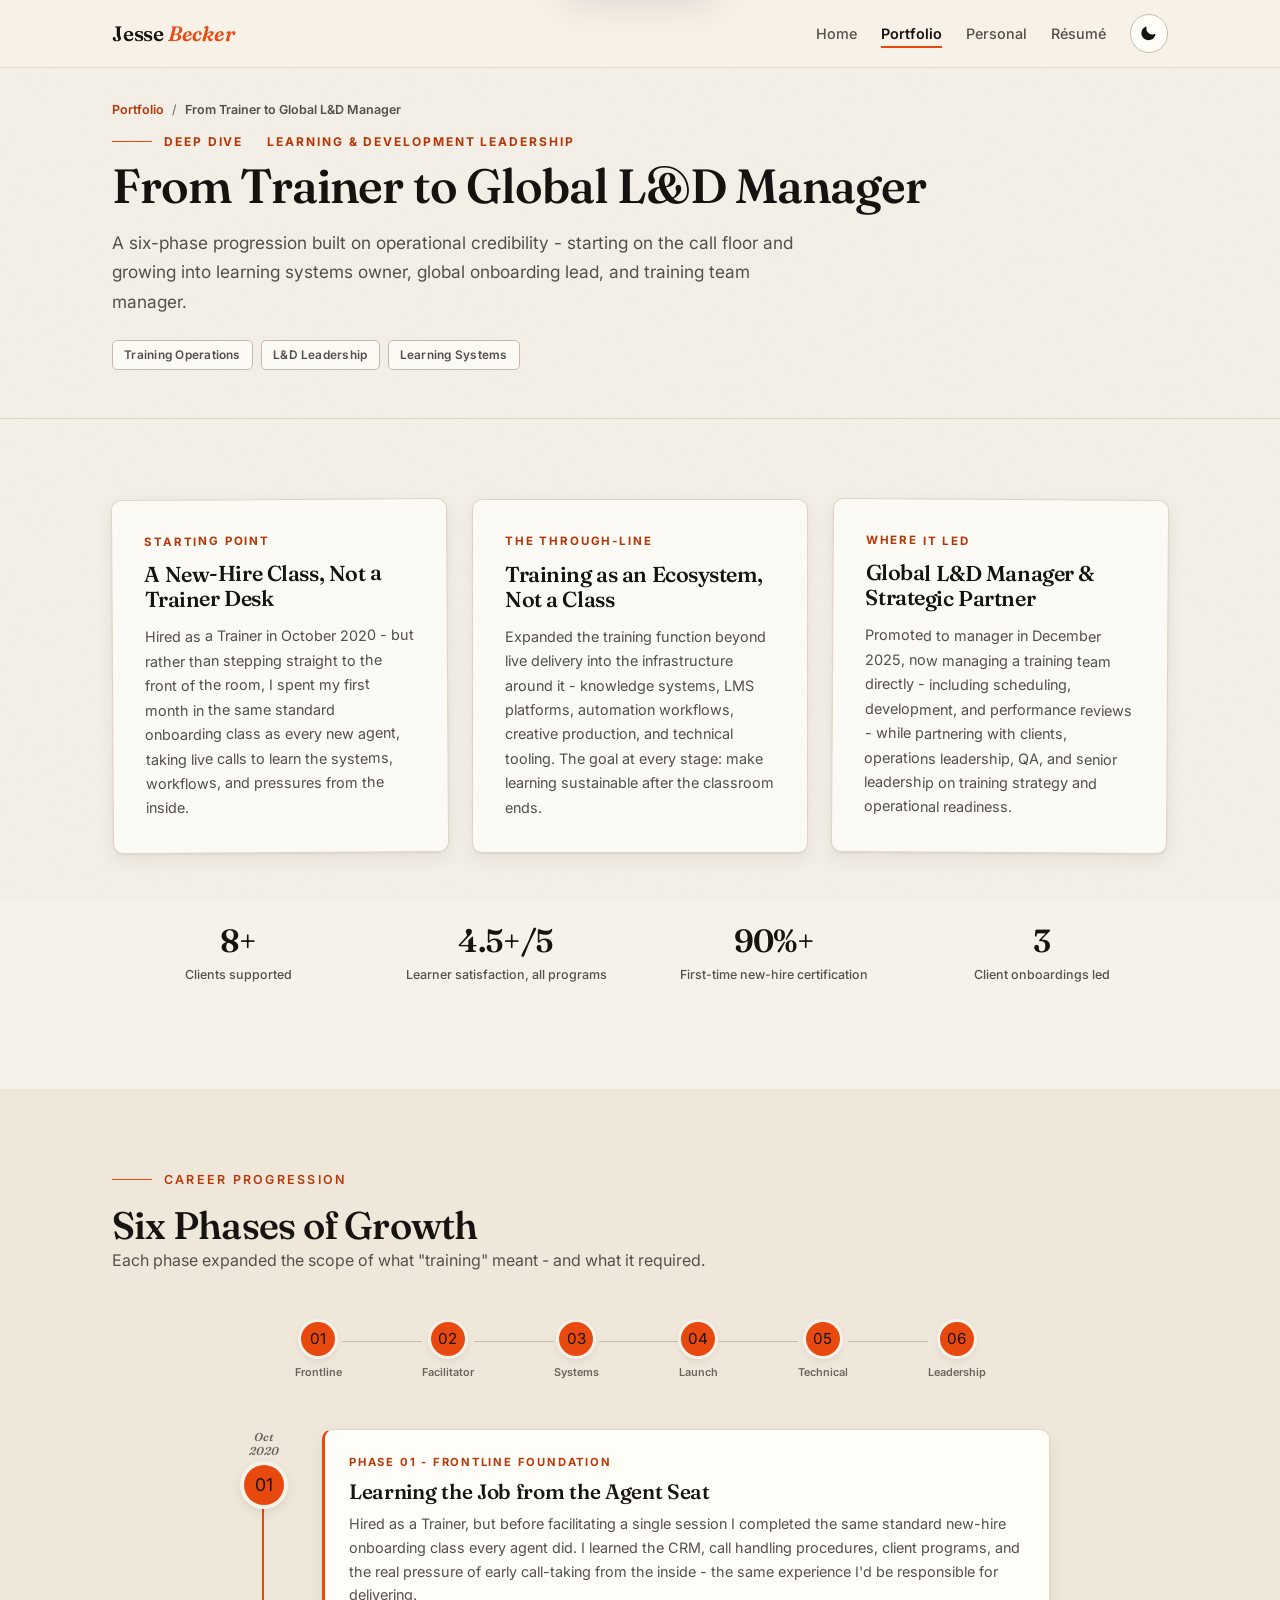
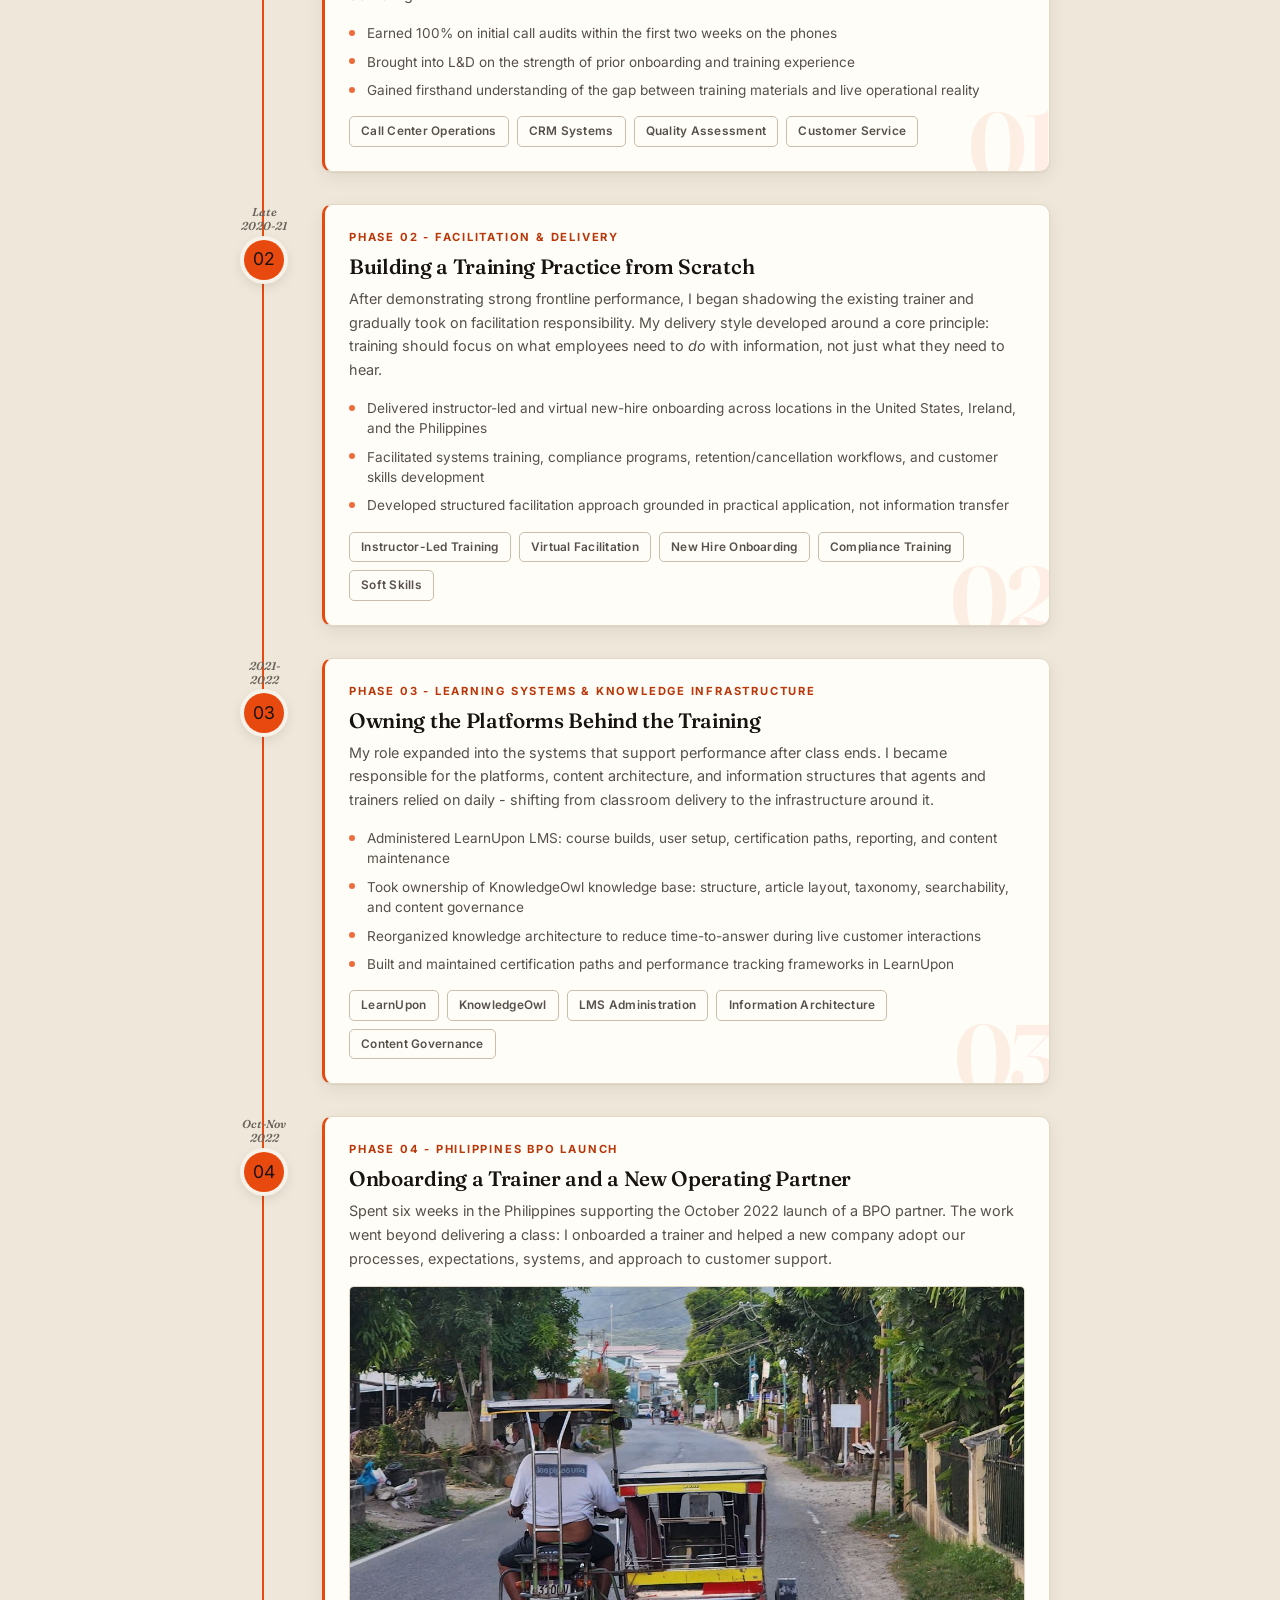
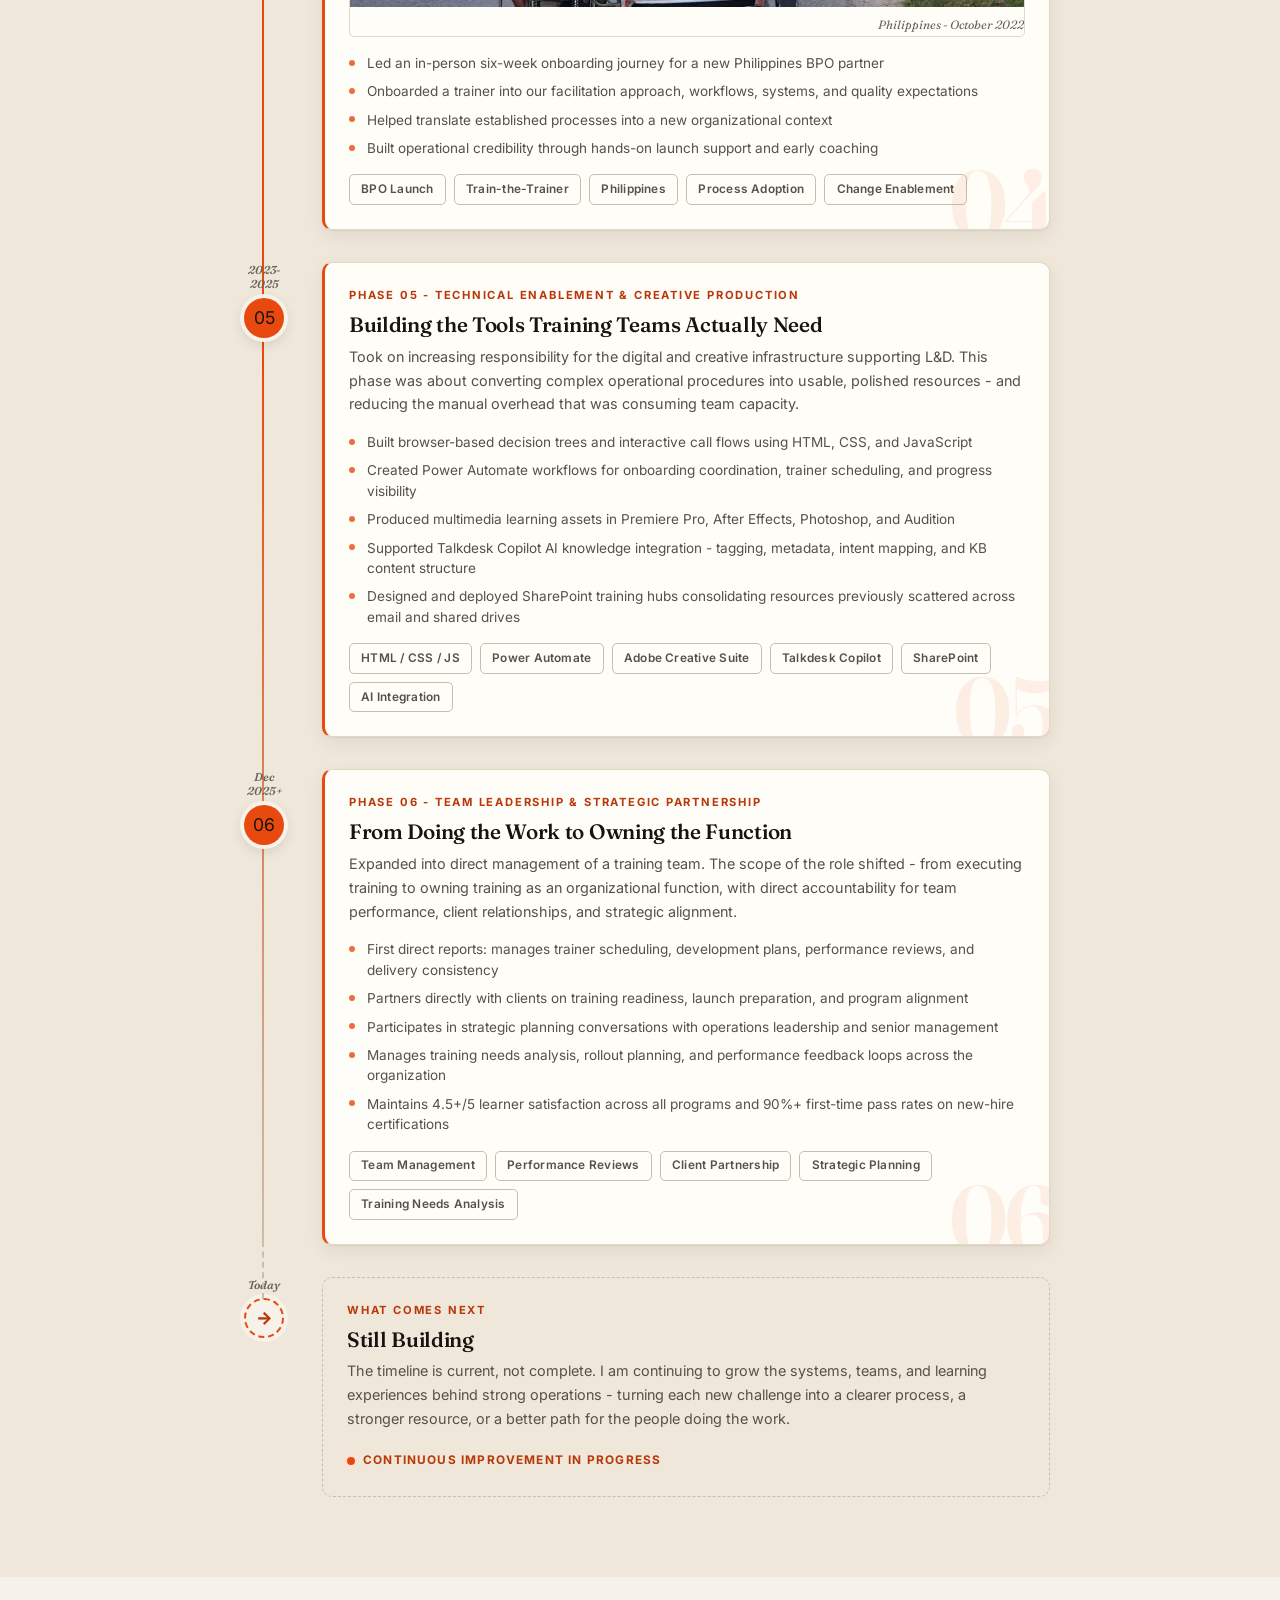
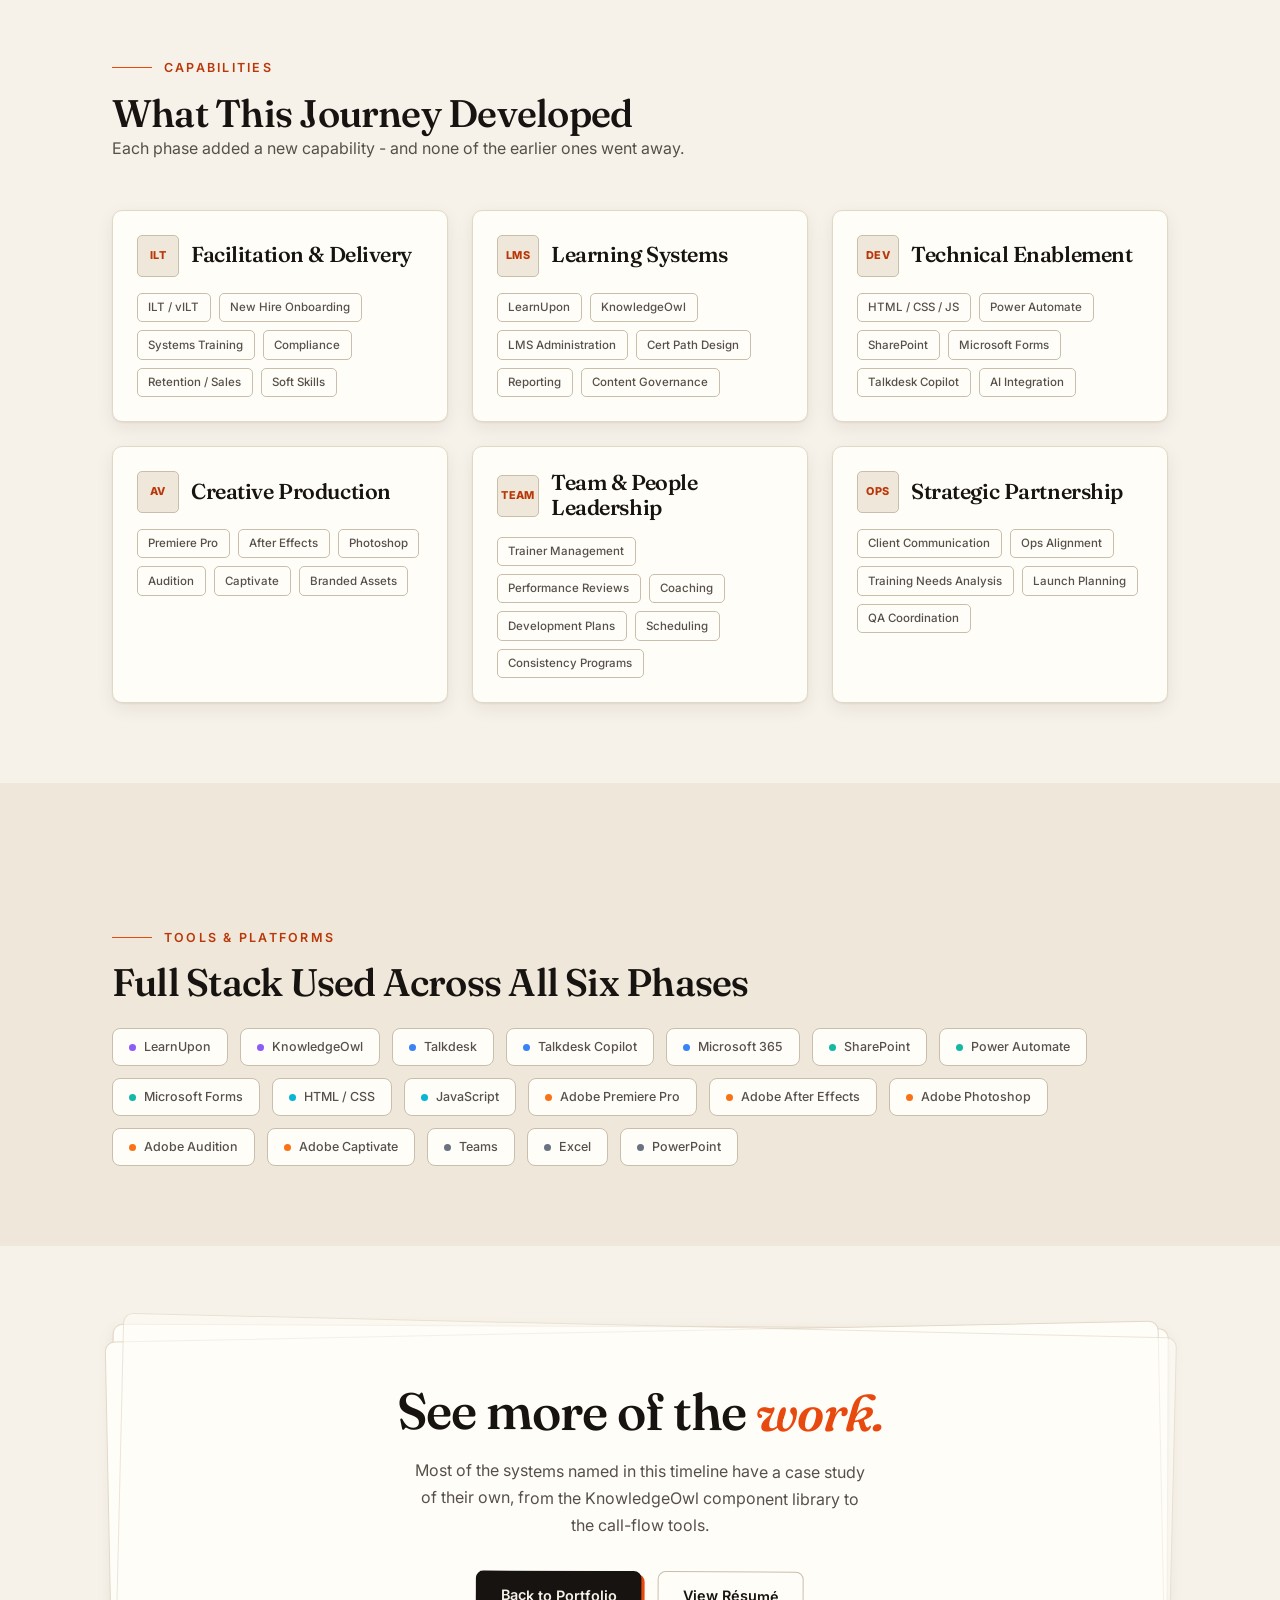
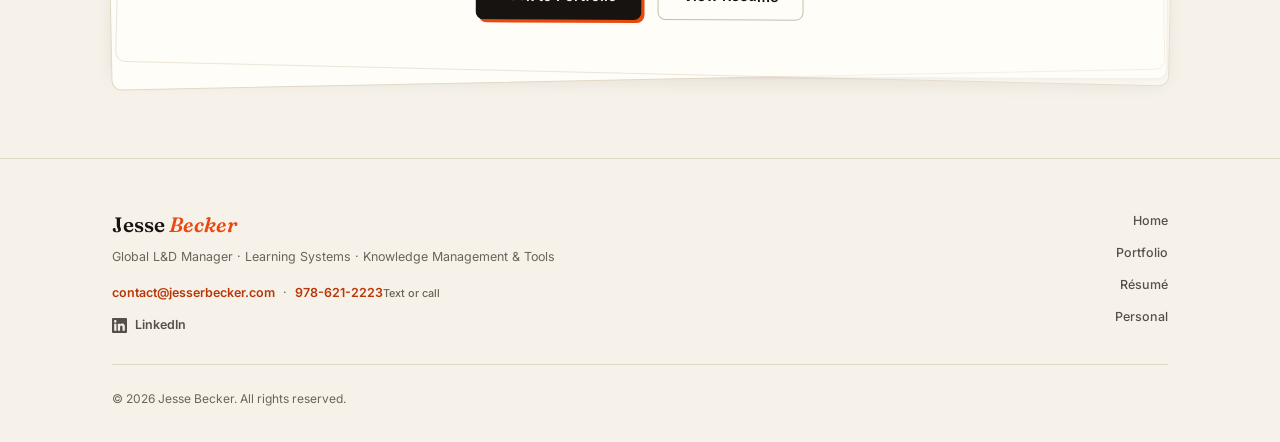
<file: case-study-training.html>
<!DOCTYPE html>
<html lang="en">
<head>
  <meta charset="UTF-8">
  <meta name="viewport" content="width=device-width, initial-scale=1.0">
  <title>From Trainer to Global L&amp;D Manager | Jesse Becker</title>
  <meta name="description" content="Case study: Jesse Becker's progression into global L&amp;D management through training enablement, LMS administration, knowledge management systems (KMS), technical tools, and a Philippines BPO launch.">
  <meta name="keywords" content="Learning and Development Manager, Training Operations, Enablement, LMS Administration, KMS Administration, Instructional Design, Learning Systems, Global Onboarding, Trainer Management, Philippines BPO launch">
  <meta name="robots" content="index, follow">
  <link rel="canonical" href="https://jesserbecker.com/case-study-training">
  <meta property="og:type" content="article">
  <meta property="og:site_name" content="Jesse Becker">
  <meta property="og:title" content="From Trainer to Global L&amp;D Manager | Case Study">
  <meta property="og:description" content="A six-phase progression from frontline call-center agent to learning systems owner, global onboarding lead, and training team manager.">
  <meta property="og:url" content="https://jesserbecker.com/case-study-training">
  <meta property="og:image" content="https://jesserbecker.com/images/headshot.jpg">
  <meta property="og:image:alt" content="Global learning and development career progression case study by Jesse Becker">
  <meta name="twitter:card" content="summary">
  <meta name="twitter:title" content="From Trainer to Global L&amp;D Manager | Case Study">
  <meta name="twitter:description" content="A six-phase progression from frontline call-center agent to learning systems owner, global onboarding lead, and training team manager.">
  <meta name="twitter:image" content="https://jesserbecker.com/images/headshot.jpg">
  <meta name="twitter:image:alt" content="Global learning and development career progression case study by Jesse Becker">
  <meta name="theme-color" content="#F7F2E9" media="(prefers-color-scheme: light)">
  <meta name="theme-color" content="#171310" media="(prefers-color-scheme: dark)">

  <!-- Apply the saved theme before first paint so there is no flash. -->
  <script>(function(){try{var t=localStorage.getItem('theme');if(t==='dark'||(!t&&matchMedia('(prefers-color-scheme: dark)').matches))document.documentElement.setAttribute('data-theme','dark')}catch(e){}})();</script>

  <link rel="preconnect" href="https://fonts.googleapis.com">  <link rel="preconnect" href="https://fonts.gstatic.com" crossorigin>
  <link href="https://fonts.googleapis.com/css2?family=Fraunces:ital,opsz,wght@0,9..144,400..700;1,9..144,400..700&amp;family=Inter:wght@400..700&amp;display=swap" rel="stylesheet">
  <link rel="stylesheet" href="css/tokens.css?v=20260806-3">
  <link rel="stylesheet" href="css/base.css?v=20260806-3">
  <link rel="stylesheet" href="css/components.css?v=20260806-3">
  <link rel="stylesheet" href="css/layout.css?v=20260806-3">
  <link rel="stylesheet" href="css/pages.css?v=20260806-3">
  <link rel="stylesheet" href="css/print.css?v=20260806-3" media="print">
  <link rel="stylesheet" href="case-study.css?v=20260806-3">
  <link rel="stylesheet" href="training-case-study.css?v=20260806-3">
  <link rel="icon" href="favicon.svg" type="image/svg+xml">
</head>
<body>
  <a class="skip-link" href="#main">Skip to content</a>

  <!-- Navigation -->
  <nav class="navbar">
    <div class="nav-inner">
      <a href="/" class="nav-logo">Jesse<em>&nbsp;Becker</em></a>
      <button class="nav-toggle" aria-label="Toggle menu" aria-expanded="false">
        <span></span><span></span><span></span>
      </button>
      <ul class="nav-links">
        <li><a href="/" class="nav-link">Home</a></li>
        <li><a href="/portfolio#projects" class="nav-link active" aria-current="page">Portfolio</a></li>
        <li><a href="/personal" class="nav-link">Personal</a></li>
        <li><a href="/resume" class="nav-link">R&eacute;sum&eacute;</a></li>
        <li class="nav-theme-item">
          <button class="theme-toggle" aria-label="Switch to dark theme" aria-pressed="false">
            <svg class="icon-moon" viewBox="0 0 24 24" aria-hidden="true" focusable="false"><path d="M21.64 13a1 1 0 0 0-1.05-.14 8.05 8.05 0 0 1-3.37.73 8.15 8.15 0 0 1-8.14-8.1 8.59 8.59 0 0 1 .25-2A1 1 0 0 0 8 2.36a10.14 10.14 0 1 0 14 11.69 1 1 0 0 0-.36-1.05z"/></svg>
            <svg class="icon-sun" viewBox="0 0 24 24" aria-hidden="true" focusable="false"><path d="M12 17a5 5 0 1 1 0-10 5 5 0 0 1 0 10zm0-2a3 3 0 1 0 0-6 3 3 0 0 0 0 6zM11 1h2v3h-2V1zm0 19h2v3h-2v-3zM3.5 4.9l1.4-1.4 2.1 2.1-1.4 1.4L3.5 4.9zm13.5 13.5l1.4-1.4 2.1 2.1-1.4 1.4-2.1-2.1zM19.1 3.5l1.4 1.4-2.1 2.1-1.4-1.4 2.1-2.1zM5.6 17l1.4 1.4-2.1 2.1-1.4-1.4L5.6 17zM1 11h3v2H1v-2zm19 0h3v2h-3v-2z"/></svg>
          </button>
        </li>
      </ul>
    </div>
  </nav>

  <!-- Page Banner -->
  <header class="page-banner cs-page-banner">
    <div class="container">
      <div class="page-banner-inner">  
        <nav class="cs-crumbs" aria-label="Breadcrumb">
          <a href="/portfolio#projects">Portfolio</a>
          <span class="cs-crumbs-sep" aria-hidden="true">/</span>
          <span class="cs-crumbs-current" aria-current="page">From Trainer to Global L&amp;D Manager</span>
        </nav>
        <div class="cs-hero-kicker">Deep Dive <span aria-hidden="true"></span> Learning &amp; Development Leadership</div>
        <h1>From Trainer to Global L&amp;D Manager</h1>
        <p>A six-phase progression built on operational credibility - starting on the call floor and growing into learning systems owner, global onboarding lead, and training team manager.</p>
        <div class="cs-hero-tags" aria-label="Project focus areas">
          <span class="tag">Training Operations</span>
          <span class="tag">L&amp;D Leadership</span>
          <span class="tag">Learning Systems</span>
        </div>
      </div>
    </div>
  </header>

  <main id="main">

    <!-- -- Overview ---------------------------------------- -->
    <section class="section">
      <div class="container">

        <div class="cs-meta-grid">
          <div class="cs-meta-card sheet">
            <div class="cs-meta-label">Starting Point</div>
            <h3>A New-Hire Class, Not a Trainer Desk</h3>
            <p>Hired as a Trainer in October 2020 - but rather than stepping straight to the front of the room, I spent my first month in the same standard onboarding class as every new agent, taking live calls to learn the systems, workflows, and pressures from the inside.</p>
          </div>
          <div class="cs-meta-card sheet">
            <div class="cs-meta-label">The Through-Line</div>
            <h3>Training as an Ecosystem, Not a Class</h3>
            <p>Expanded the training function beyond live delivery into the infrastructure around it - knowledge systems, LMS platforms, automation workflows, creative production, and technical tooling. The goal at every stage: make learning sustainable after the classroom ends.</p>
          </div>
          <div class="cs-meta-card sheet">
            <div class="cs-meta-label">Where It Led</div>
            <h3>Global L&amp;D Manager &amp; Strategic Partner</h3>
            <p>Promoted to manager in December 2025, now managing a training team directly - including scheduling, development, and performance reviews - while partnering with clients, operations leadership, QA, and senior leadership on training strategy and operational readiness.</p>
          </div>
        </div>

        <!-- Animated stat counters -->
        <div class="cs-stats-row">
          <div class="cs-stat">
            <div class="cs-stat-num" data-count="8" data-suffix="+">8+</div>
            <div class="cs-stat-label">Clients supported</div>
          </div>
          <div class="cs-stat">
            <div class="cs-stat-num" data-count="4.5" data-suffix="+/5" data-decimal="1">4.5+/5</div>
            <div class="cs-stat-label">Learner satisfaction, all programs</div>
          </div>
          <div class="cs-stat">
            <div class="cs-stat-num" data-count="90" data-suffix="%+">90%+</div>
            <div class="cs-stat-label">First-time new-hire certification</div>
          </div>
          <div class="cs-stat">
            <div class="cs-stat-num" data-count="3" data-suffix="">3</div>
            <div class="cs-stat-label">Client onboardings led</div>
          </div>
        </div>

      </div>
    </section>

    <!-- -- Timeline ----------------------------------------- -->
    <section class="tl-section section-alt" id="timeline">
      <div class="container">

        <div class="section-header">
          <p class="section-label">Career Progression</p>
          <h2 class="section-title">Six Phases of Growth</h2>
          <p class="section-subtitle">Each phase expanded the scope of what "training" meant - and what it required.</p>
        </div>

        <!-- Compact journey bar -->
        <div class="journey-bar" aria-hidden="true">
          <div class="jb-step">
            <div class="jb-dot">01</div>
            <div class="jb-label">Frontline</div>
          </div>
          <div class="jb-connector"></div>
          <div class="jb-step">
            <div class="jb-dot">02</div>
            <div class="jb-label">Facilitator</div>
          </div>
          <div class="jb-connector"></div>
          <div class="jb-step">
            <div class="jb-dot">03</div>
            <div class="jb-label">Systems</div>
          </div>
          <div class="jb-connector"></div>
          <div class="jb-step">
            <div class="jb-dot">04</div>
            <div class="jb-label">Launch</div>
          </div>
          <div class="jb-connector"></div>
          <div class="jb-step">
            <div class="jb-dot">05</div>
            <div class="jb-label">Technical</div>
          </div>
          <div class="jb-connector"></div>
          <div class="jb-step">
            <div class="jb-dot">06</div>
            <div class="jb-label">Leadership</div>
          </div>
        </div>

        <!-- Timeline -->
        <div class="tl-wrap" id="tl-wrap">
          <div class="tl-spine" id="tl-spine" aria-hidden="true"></div>

          <!-- Phase 1 -->
          <div class="tl-entry" data-phase="1">
            <div class="tl-node-col">
              <div class="tl-year">Oct<br>2020</div>
              <div class="tl-node">01</div>
            </div>
            <div class="tl-card">
              <div class="tl-phase-label">Phase 01 - Frontline Foundation</div>
              <h3 class="tl-card-title">Learning the Job from the Agent Seat</h3>
              <p class="tl-card-desc">
                Hired as a Trainer, but before facilitating a single session I completed the same standard new-hire onboarding class every agent did. I learned the CRM, call handling procedures, client programs, and the real pressure of early call-taking from the inside - the same experience I'd be responsible for delivering.
              </p>
              <div class="tl-wins">
                <div class="tl-win">Earned 100% on initial call audits within the first two weeks on the phones</div>
                <div class="tl-win">Brought into L&amp;D on the strength of prior onboarding and training experience</div>
                <div class="tl-win">Gained firsthand understanding of the gap between training materials and live operational reality</div>
              </div>
              <div class="tags">
                <span class="tag">Call Center Operations</span>
                <span class="tag">CRM Systems</span>
                <span class="tag">Quality Assessment</span>
                <span class="tag">Customer Service</span>
              </div>
              <div class="tl-phase-bg" aria-hidden="true">01</div>
            </div>
          </div>

          <!-- Phase 2 -->
          <div class="tl-entry" data-phase="2">
            <div class="tl-node-col">
              <div class="tl-year">Late<br>2020-21</div>
              <div class="tl-node">02</div>
            </div>
            <div class="tl-card">
              <div class="tl-phase-label">Phase 02 - Facilitation &amp; Delivery</div>
              <h3 class="tl-card-title">Building a Training Practice from Scratch</h3>
              <p class="tl-card-desc">
                After demonstrating strong frontline performance, I began shadowing the existing trainer and gradually took on facilitation responsibility. My delivery style developed around a core principle: training should focus on what employees need to <em>do</em> with information, not just what they need to hear.
              </p>
              <div class="tl-wins">
                <div class="tl-win">Delivered instructor-led and virtual new-hire onboarding across locations in the United States, Ireland, and the Philippines</div>
                <div class="tl-win">Facilitated systems training, compliance programs, retention/cancellation workflows, and customer skills development</div>
                <div class="tl-win">Developed structured facilitation approach grounded in practical application, not information transfer</div>
              </div>
              <div class="tags">
                <span class="tag">Instructor-Led Training</span>
                <span class="tag">Virtual Facilitation</span>
                <span class="tag">New Hire Onboarding</span>
                <span class="tag">Compliance Training</span>
                <span class="tag">Soft Skills</span>
              </div>
              <div class="tl-phase-bg" aria-hidden="true">02</div>
            </div>
          </div>

          <!-- Phase 3 -->
          <div class="tl-entry" data-phase="3">
            <div class="tl-node-col">
              <div class="tl-year">2021-<br>2022</div>
              <div class="tl-node">03</div>
            </div>
            <div class="tl-card">
              <div class="tl-phase-label">Phase 03 - Learning Systems &amp; Knowledge Infrastructure</div>
              <h3 class="tl-card-title">Owning the Platforms Behind the Training</h3>
              <p class="tl-card-desc">
                My role expanded into the systems that support performance after class ends. I became responsible for the platforms, content architecture, and information structures that agents and trainers relied on daily - shifting from classroom delivery to the infrastructure around it.
              </p>
              <div class="tl-wins">
                <div class="tl-win">Administered LearnUpon LMS: course builds, user setup, certification paths, reporting, and content maintenance</div>
                <div class="tl-win">Took ownership of KnowledgeOwl knowledge base: structure, article layout, taxonomy, searchability, and content governance</div>
                <div class="tl-win">Reorganized knowledge architecture to reduce time-to-answer during live customer interactions</div>
                <div class="tl-win">Built and maintained certification paths and performance tracking frameworks in LearnUpon</div>
              </div>
              <div class="tags">
                <span class="tag">LearnUpon</span>
                <span class="tag">KnowledgeOwl</span>
                <span class="tag">LMS Administration</span>
                <span class="tag">Information Architecture</span>
                <span class="tag">Content Governance</span>
              </div>
              <div class="tl-phase-bg" aria-hidden="true">03</div>
            </div>
          </div>

          <!-- Phase 4 -->
          <div class="tl-entry" data-phase="4">
            <div class="tl-node-col">
              <div class="tl-year">Oct-Nov<br>2022</div>
              <div class="tl-node">04</div>
            </div>
            <div class="tl-card">
              <div class="tl-phase-label">Phase 04 - Philippines BPO Launch</div>
              <h3 class="tl-card-title">Onboarding a Trainer and a New Operating Partner</h3>
              <p class="tl-card-desc">
                Spent six weeks in the Philippines supporting the October 2022 launch of a BPO partner. The work went beyond delivering a class: I onboarded a trainer and helped a new company adopt our processes, expectations, systems, and approach to customer support.
              </p>
              <div class="tl-photo">
                <img src="images/philippines-bpo.jpg" alt="Philippines BPO launch, October 2022" width="1600" height="1200" loading="lazy" decoding="async">
                <p class="tl-photo-caption">Philippines - October 2022</p>
              </div>
              <div class="tl-wins">
                <div class="tl-win">Led an in-person six-week onboarding journey for a new Philippines BPO partner</div>
                <div class="tl-win">Onboarded a trainer into our facilitation approach, workflows, systems, and quality expectations</div>
                <div class="tl-win">Helped translate established processes into a new organizational context</div>
                <div class="tl-win">Built operational credibility through hands-on launch support and early coaching</div>
              </div>
              <div class="tags">
                <span class="tag">BPO Launch</span>
                <span class="tag">Train-the-Trainer</span>
                <span class="tag">Philippines</span>
                <span class="tag">Process Adoption</span>
                <span class="tag">Change Enablement</span>
              </div>
              <div class="tl-phase-bg" aria-hidden="true">04</div>
            </div>
          </div>

          <!-- Phase 5 -->
          <div class="tl-entry" data-phase="5">
            <div class="tl-node-col">
              <div class="tl-year">2023-<br>2025</div>
              <div class="tl-node">05</div>
            </div>
            <div class="tl-card">
              <div class="tl-phase-label">Phase 05 - Technical Enablement &amp; Creative Production</div>
              <h3 class="tl-card-title">Building the Tools Training Teams Actually Need</h3>
              <p class="tl-card-desc">
                Took on increasing responsibility for the digital and creative infrastructure supporting L&amp;D. This phase was about converting complex operational procedures into usable, polished resources - and reducing the manual overhead that was consuming team capacity.
              </p>
              <div class="tl-wins">
                <div class="tl-win">Built browser-based decision trees and interactive call flows using HTML, CSS, and JavaScript</div>
                <div class="tl-win">Created Power Automate workflows for onboarding coordination, trainer scheduling, and progress visibility</div>
                <div class="tl-win">Produced multimedia learning assets in Premiere Pro, After Effects, Photoshop, and Audition</div>
                <div class="tl-win">Supported Talkdesk Copilot AI knowledge integration - tagging, metadata, intent mapping, and KB content structure</div>
                <div class="tl-win">Designed and deployed SharePoint training hubs consolidating resources previously scattered across email and shared drives</div>
              </div>
              <div class="tags">
                <span class="tag">HTML / CSS / JS</span>
                <span class="tag">Power Automate</span>
                <span class="tag">Adobe Creative Suite</span>
                <span class="tag">Talkdesk Copilot</span>
                <span class="tag">SharePoint</span>
                <span class="tag">AI Integration</span>
              </div>
              <div class="tl-phase-bg" aria-hidden="true">05</div>
            </div>
          </div>

          <!-- Phase 6 -->
          <div class="tl-entry" data-phase="6">
            <div class="tl-node-col">
              <div class="tl-year">Dec<br>2025+</div>
              <div class="tl-node">06</div>
            </div>
            <div class="tl-card">
              <div class="tl-phase-label">Phase 06 - Team Leadership &amp; Strategic Partnership</div>
              <h3 class="tl-card-title">From Doing the Work to Owning the Function</h3>
              <p class="tl-card-desc">
                Expanded into direct management of a training team. The scope of the role shifted - from executing training to owning training as an organizational function, with direct accountability for team performance, client relationships, and strategic alignment.
              </p>
              <div class="tl-wins">
                <div class="tl-win">First direct reports: manages trainer scheduling, development plans, performance reviews, and delivery consistency</div>
                <div class="tl-win">Partners directly with clients on training readiness, launch preparation, and program alignment</div>
                <div class="tl-win">Participates in strategic planning conversations with operations leadership and senior management</div>
                <div class="tl-win">Manages training needs analysis, rollout planning, and performance feedback loops across the organization</div>
                <div class="tl-win">Maintains 4.5+/5 learner satisfaction across all programs and 90%+ first-time pass rates on new-hire certifications</div>
              </div>
              <div class="tags">
                <span class="tag">Team Management</span>
                <span class="tag">Performance Reviews</span>
                <span class="tag">Client Partnership</span>
                <span class="tag">Strategic Planning</span>
                <span class="tag">Training Needs Analysis</span>
              </div>
              <div class="tl-phase-bg" aria-hidden="true">06</div>
            </div>
          </div>

        </div><!-- /tl-wrap -->

        <div class="tl-future">
            <div class="tl-node-col">
              <div class="tl-year">Today</div>
              <div class="tl-future-node" aria-hidden="true">&rarr;</div>
            </div>
            <div class="tl-future-card">
              <div class="tl-phase-label">What Comes Next</div>
              <h3 class="tl-card-title">Still Building</h3>
              <p class="tl-card-desc">
                The timeline is current, not complete. I am continuing to grow the systems, teams, and learning experiences behind strong operations - turning each new challenge into a clearer process, a stronger resource, or a better path for the people doing the work.
              </p>
              <div class="tl-future-status"><span aria-hidden="true"></span> Continuous improvement in progress</div>
            </div>
          </div>
      </div>
    </section>

    <!-- -- Capabilities ------------------------------------- -->
    <section class="section">
      <div class="container">

        <div class="section-header">
          <p class="section-label">Capabilities</p>
          <h2 class="section-title">What This Journey Developed</h2>
          <p class="section-subtitle">Each phase added a new capability - and none of the earlier ones went away.</p>
        </div>

        <div class="cap-grid">
          <div class="skill-card">
            <div class="skill-card-header">
              <div class="skill-icon">ILT</div>
              <h3>Facilitation &amp; Delivery</h3>
            </div>
            <div class="skill-tags">
              <span class="skill-tag">ILT / vILT</span>
              <span class="skill-tag">New Hire Onboarding</span>
              <span class="skill-tag">Systems Training</span>
              <span class="skill-tag">Compliance</span>
              <span class="skill-tag">Retention / Sales</span>
              <span class="skill-tag">Soft Skills</span>
            </div>
          </div>

          <div class="skill-card">
            <div class="skill-card-header">
              <div class="skill-icon">LMS</div>
              <h3>Learning Systems</h3>
            </div>
            <div class="skill-tags">
              <span class="skill-tag">LearnUpon</span>
              <span class="skill-tag">KnowledgeOwl</span>
              <span class="skill-tag">LMS Administration</span>
              <span class="skill-tag">Cert Path Design</span>
              <span class="skill-tag">Reporting</span>
              <span class="skill-tag">Content Governance</span>
            </div>
          </div>

          <div class="skill-card">
            <div class="skill-card-header">
              <div class="skill-icon">DEV</div>
              <h3>Technical Enablement</h3>
            </div>
            <div class="skill-tags">
              <span class="skill-tag">HTML / CSS / JS</span>
              <span class="skill-tag">Power Automate</span>
              <span class="skill-tag">SharePoint</span>
              <span class="skill-tag">Microsoft Forms</span>
              <span class="skill-tag">Talkdesk Copilot</span>
              <span class="skill-tag">AI Integration</span>
            </div>
          </div>

          <div class="skill-card">
            <div class="skill-card-header">
              <div class="skill-icon">AV</div>
              <h3>Creative Production</h3>
            </div>
            <div class="skill-tags">
              <span class="skill-tag">Premiere Pro</span>
              <span class="skill-tag">After Effects</span>
              <span class="skill-tag">Photoshop</span>
              <span class="skill-tag">Audition</span>
              <span class="skill-tag">Captivate</span>
              <span class="skill-tag">Branded Assets</span>
            </div>
          </div>

          <div class="skill-card">
            <div class="skill-card-header">
              <div class="skill-icon">TEAM</div>
              <h3>Team &amp; People Leadership</h3>
            </div>
            <div class="skill-tags">
              <span class="skill-tag">Trainer Management</span>
              <span class="skill-tag">Performance Reviews</span>
              <span class="skill-tag">Coaching</span>
              <span class="skill-tag">Development Plans</span>
              <span class="skill-tag">Scheduling</span>
              <span class="skill-tag">Consistency Programs</span>
            </div>
          </div>

          <div class="skill-card">
            <div class="skill-card-header">
              <div class="skill-icon">OPS</div>
              <h3>Strategic Partnership</h3>
            </div>
            <div class="skill-tags">
              <span class="skill-tag">Client Communication</span>
              <span class="skill-tag">Ops Alignment</span>
              <span class="skill-tag">Training Needs Analysis</span>
              <span class="skill-tag">Launch Planning</span>
              <span class="skill-tag">QA Coordination</span>
            </div>
          </div>
        </div>

      </div>
    </section>

    <!-- -- Tools -------------------------------------------- -->
    <section class="section section-alt">
      <div class="container">

        <div class="section-header cs-tech-head">
          <p class="section-label">Tools &amp; Platforms</p>
          <h2 class="section-title">Full Stack Used Across All Six Phases</h2>
        </div>

        <div class="tool-grid">
          <div class="tool-pill"><div class="tool-dot" style="background:#8B5CF6"></div>LearnUpon</div>
          <div class="tool-pill"><div class="tool-dot" style="background:#8B5CF6"></div>KnowledgeOwl</div>
          <div class="tool-pill"><div class="tool-dot" style="background:#3B82F6"></div>Talkdesk</div>
          <div class="tool-pill"><div class="tool-dot" style="background:#3B82F6"></div>Talkdesk Copilot</div>
          <div class="tool-pill"><div class="tool-dot" style="background:#3B82F6"></div>Microsoft 365</div>
          <div class="tool-pill"><div class="tool-dot" style="background:#14B8A6"></div>SharePoint</div>
          <div class="tool-pill"><div class="tool-dot" style="background:#14B8A6"></div>Power Automate</div>
          <div class="tool-pill"><div class="tool-dot" style="background:#14B8A6"></div>Microsoft Forms</div>
          <div class="tool-pill"><div class="tool-dot" style="background:#06B6D4"></div>HTML / CSS</div>
          <div class="tool-pill"><div class="tool-dot" style="background:#06B6D4"></div>JavaScript</div>
          <div class="tool-pill"><div class="tool-dot" style="background:#F97316"></div>Adobe Premiere Pro</div>
          <div class="tool-pill"><div class="tool-dot" style="background:#F97316"></div>Adobe After Effects</div>
          <div class="tool-pill"><div class="tool-dot" style="background:#F97316"></div>Adobe Photoshop</div>
          <div class="tool-pill"><div class="tool-dot" style="background:#F97316"></div>Adobe Audition</div>
          <div class="tool-pill"><div class="tool-dot" style="background:#F97316"></div>Adobe Captivate</div>
          <div class="tool-pill"><div class="tool-dot" style="background:#6B7280"></div>Teams</div>
          <div class="tool-pill"><div class="tool-dot" style="background:#6B7280"></div>Excel</div>
          <div class="tool-pill"><div class="tool-dot" style="background:#6B7280"></div>PowerPoint</div>
        </div>

      </div>
    </section>

    <!-- CTA -->
    <section class="cta-section">
      <div class="container">
        <div class="cta-sheet sheet stack">
        <h2>See more of the <em>work.</em></h2>
        <p>Most of the systems named in this timeline have a case study of their own, from the KnowledgeOwl component library to the call-flow tools.</p>
        <div class="hero-actions">
          <a href="/portfolio#projects" class="btn btn-primary">Back to Portfolio</a>
          <a href="/resume" class="btn btn-ghost">View R&eacute;sum&eacute;</a>
        </div>
      </div>
      </div>
    </section>

  </main>

  <!-- Footer -->
  <footer class="site-footer">
    <div class="container footer-inner">
      <div>
        <p class="footer-brand">Jesse<em>&nbsp;Becker</em></p>
        <p class="footer-tag">Global L&amp;D Manager &middot; Learning Systems &middot; Knowledge Management &amp; Tools</p>
        <div class="footer-contact" aria-label="Contact Jesse Becker">
          <a href="mailto:contact@jesserbecker.com">contact@jesserbecker.com</a>
          <span aria-hidden="true">&middot;</span>
          <a href="tel:+19786212223">978-621-2223 <small>Text or call</small></a>
        </div>
        <div class="footer-social">
          <a href="https://www.linkedin.com/in/jesse-becker-830997100/" target="_blank" rel="noopener noreferrer" aria-label="Jesse Becker on LinkedIn">
            <svg viewBox="0 0 24 24" aria-hidden="true" focusable="false"><path d="M20.45 20.45h-3.56v-5.57c0-1.33-.03-3.04-1.85-3.04-1.85 0-2.14 1.45-2.14 2.94v5.67H9.34V9h3.42v1.56h.05c.48-.9 1.64-1.85 3.37-1.85 3.6 0 4.27 2.37 4.27 5.45v6.29zM5.34 7.43a2.07 2.07 0 1 1 0-4.13 2.07 2.07 0 0 1 0 4.13zm1.78 13.02H3.55V9h3.57v11.45zM22.22 0H1.77C.79 0 0 .77 0 1.73v20.54C0 23.23.79 24 1.77 24h20.45c.98 0 1.78-.77 1.78-1.73V1.73C24 .77 23.2 0 22.22 0z"/></svg>
            LinkedIn
          </a>
        </div>
      </div>
      <nav class="footer-nav" aria-label="Footer">
        <a href="/" class="footer-link">Home</a>
        <a href="/portfolio#projects" class="footer-link">Portfolio</a>
        <a href="/resume" class="footer-link">R&eacute;sum&eacute;</a>
        <a href="/personal" class="footer-link">Personal</a>
      </nav>
      <p class="footer-base">&copy; <span class="year"></span> Jesse Becker. All rights reserved.</p>
    </div>
  </footer>
  <script src="site.js?v=20260806-3"></script>
  <script src="training-case-study.js?v=20260806-3"></script>
</body>
</html>
</file>
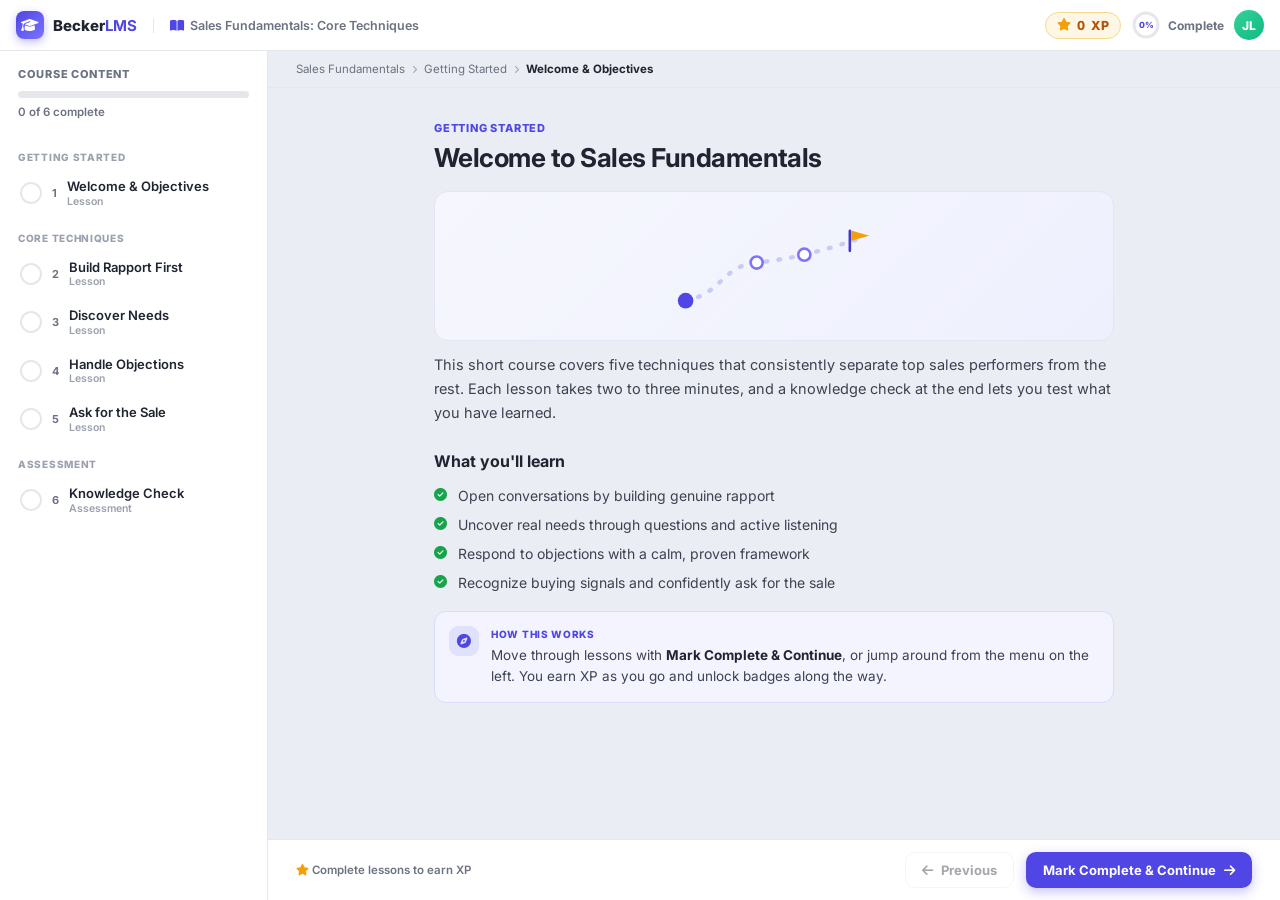
<file: course-sample.html>
<!DOCTYPE html>
<html lang="en">
<head>
  <meta charset="UTF-8">
  <meta name="viewport" content="width=device-width, initial-scale=1.0">
  <meta name="robots" content="noindex, nofollow">
  <title>Sales Fundamentals: Core Techniques - Becker LMS</title>
  <link rel="preconnect" href="https://fonts.googleapis.com">
  <link rel="preconnect" href="https://fonts.gstatic.com" crossorigin>
  <link href="https://fonts.googleapis.com/css2?family=Inter:wght@400;500;600;700;800&display=swap" rel="stylesheet">
  <link rel="stylesheet" href="https://cdnjs.cloudflare.com/ajax/libs/font-awesome/6.5.0/css/all.min.css" crossorigin="anonymous">
  <style>
    *,*::before,*::after{box-sizing:border-box}
    html,body{height:100%}
    body{margin:0;font-family:"Inter",system-ui,-apple-system,"Segoe UI",sans-serif;color:#1F2430;background:#EAEDF3;-webkit-font-smoothing:antialiased}
    button{font-family:inherit}

    :root{
      --lms-indigo:#4F46E5; --lms-indigo-dark:#4338CA; --lms-indigo-soft:#EEF0FE;
      --lms-ink:#1F2430; --lms-muted:#6B7280; --lms-line:#E5E7EB;
      --lms-green:#16A34A; --lms-green-soft:#E8F7EE;
      --lms-gold:#F59E0B; --lms-red:#DC2626; --lms-red-soft:#FDECEC;
      --lms-surface:#FFFFFF; --lms-app:#EAEDF3;
      --lms-radius:14px;
    }

    .lms{height:100%;display:flex;flex-direction:column;overflow:hidden;background:var(--lms-app)}

    .lms-topbar{display:flex;align-items:center;gap:16px;padding:10px 16px;background:var(--lms-surface);border-bottom:1px solid var(--lms-line);flex-shrink:0;z-index:20}
    .lms-brand{display:flex;align-items:center;gap:9px;font-weight:800;font-size:15px;color:var(--lms-ink);white-space:nowrap}
    .lms-brand__mark{width:28px;height:28px;border-radius:8px;background:linear-gradient(135deg,var(--lms-indigo),#7C73FF);display:flex;align-items:center;justify-content:center;color:#fff;font-size:14px;box-shadow:0 3px 8px rgba(79,70,229,.35)}
    .lms-brand__name b{color:var(--lms-indigo)}
    .lms-course-name{font-size:12.5px;color:var(--lms-muted);font-weight:600;padding-left:16px;border-left:1px solid var(--lms-line);white-space:nowrap;overflow:hidden;text-overflow:ellipsis;flex:1;min-width:0}
    .lms-course-name i{color:var(--lms-indigo);margin-right:6px}
    .lms-topbar__right{display:flex;align-items:center;gap:10px;margin-left:auto;flex-shrink:0}
    .lms-xp{display:flex;align-items:center;gap:6px;background:#FFF7E6;border:1px solid #F6D88A;color:#B45309;font-weight:800;font-size:12.5px;padding:5px 11px;border-radius:999px}
    .lms-xp i{color:var(--lms-gold)}
    .lms-xp__val{font-variant-numeric:tabular-nums}
    .lms-progress-pill{display:flex;align-items:center;gap:7px;font-size:12px;font-weight:700;color:var(--lms-muted)}
    .lms-progress-pill .lms-ring{position:relative;width:30px;height:30px}
    .lms-progress-pill svg{transform:rotate(-90deg)}
    .lms-progress-pill .lms-ring__txt{position:absolute;inset:0;display:flex;align-items:center;justify-content:center;font-size:8.5px;font-weight:800;color:var(--lms-indigo)}
    .lms-avatar{width:30px;height:30px;border-radius:50%;background:linear-gradient(135deg,#34D399,#10B981);color:#fff;display:flex;align-items:center;justify-content:center;font-weight:800;font-size:12px;flex-shrink:0}
    .lms-menu-btn{display:none;background:none;border:1px solid var(--lms-line);border-radius:8px;width:34px;height:34px;color:var(--lms-ink);font-size:15px;cursor:pointer}

    .lms-shell{flex:1;display:flex;min-height:0;position:relative}

    .lms-sidebar{width:268px;flex-shrink:0;background:var(--lms-surface);border-right:1px solid var(--lms-line);display:flex;flex-direction:column;min-height:0}
    .lms-sidebar__head{padding:16px 18px 12px}
    .lms-sidebar__title{font-size:11px;font-weight:800;letter-spacing:.7px;text-transform:uppercase;color:var(--lms-muted)}
    .lms-bar{height:7px;border-radius:999px;background:var(--lms-line);overflow:hidden;margin-top:10px}
    .lms-bar__fill{height:100%;width:0;border-radius:999px;background:linear-gradient(90deg,var(--lms-indigo),#7C73FF);transition:width .5s cubic-bezier(.4,0,.2,1)}
    .lms-sidebar__meta{font-size:11.5px;color:var(--lms-muted);margin-top:7px;font-weight:600}
    .lms-outline{list-style:none;margin:6px 0 0;padding:0 10px 14px;overflow-y:auto;min-height:0}
    .lms-outline__group{font-size:10px;font-weight:800;letter-spacing:.7px;text-transform:uppercase;color:#9AA1AD;padding:14px 8px 6px}
    .lms-step{display:flex;align-items:center;gap:10px;width:100%;text-align:left;background:none;border:none;border-radius:10px;padding:9px 10px;cursor:pointer;color:var(--lms-ink);font-size:13px;font-weight:600;line-height:1.3;transition:background .15s}
    .lms-step:hover{background:#F5F6FA}
    .lms-step.active{background:var(--lms-indigo-soft);color:var(--lms-indigo-dark)}
    .lms-step__icon{width:22px;height:22px;border-radius:50%;border:2px solid var(--lms-line);display:flex;align-items:center;justify-content:center;font-size:10px;color:transparent;flex-shrink:0;transition:all .2s}
    .lms-step.active .lms-step__icon{border-color:var(--lms-indigo)}
    .lms-step.done .lms-step__icon{background:var(--lms-green);border-color:var(--lms-green);color:#fff}
    .lms-step__num{font-size:11px;color:var(--lms-muted);font-weight:700}
    .lms-step.active .lms-step__num{color:var(--lms-indigo)}
    .lms-step.done .lms-step__num{display:none}
    .lms-step__txt{flex:1;min-width:0}
    .lms-step__type{display:block;font-size:10.5px;font-weight:600;color:#9AA1AD}
    .lms-step.active .lms-step__type{color:var(--lms-indigo)}

    .lms-main{flex:1;display:flex;flex-direction:column;min-width:0;min-height:0;position:relative}
    .lms-crumbs{display:flex;align-items:center;gap:7px;flex-wrap:wrap;padding:11px 28px;font-size:11.5px;color:var(--lms-muted);background:var(--lms-app);border-bottom:1px solid var(--lms-line);flex-shrink:0}
    .lms-crumbs i{font-size:8px;opacity:.6}
    .lms-crumbs b{color:var(--lms-ink);font-weight:700}
    .lms-content{flex:1;overflow-y:auto;padding:28px 28px 32px;min-height:0;scroll-behavior:smooth}
    .lms-content-inner{max-width:680px;margin:0 auto}

    .lms-lesson{display:none;animation:lms-fade .35s ease}
    .lms-lesson.active{display:block}
    @keyframes lms-fade{from{opacity:0;transform:translateY(8px)}to{opacity:1;transform:none}}

    .lms-eyebrow{font-size:11px;font-weight:800;letter-spacing:.8px;text-transform:uppercase;color:var(--lms-indigo)}
    .lms-lesson h1{font-size:26px;line-height:1.2;margin:6px 0 0;letter-spacing:-.02em;color:var(--lms-ink)}
    .lms-lesson h2{font-size:16px;margin:26px 0 8px;color:var(--lms-ink)}
    .lms-lesson p{font-size:14.5px;line-height:1.65;color:#3C4250;margin:12px 0}
    .lms-lesson strong{color:var(--lms-ink)}

    /* Lesson hero graphic */
    .lms-hero-art{margin:18px 0 4px;border-radius:var(--lms-radius);background:linear-gradient(135deg,#F6F7FD,#EEF0FE);border:1px solid #E3E5F7;display:flex;align-items:center;justify-content:center;padding:22px;height:150px}
    .lms-hero-art svg{height:100%;width:auto;max-width:100%}

    /* Objectives / lists */
    .lms-objectives{list-style:none;margin:14px 0;padding:0;display:grid;gap:8px}
    .lms-objectives li{display:flex;align-items:flex-start;gap:11px;font-size:14px;color:#3C4250;line-height:1.5}
    .lms-objectives i{color:var(--lms-green);margin-top:3px;font-size:13px}
    .lms-keylist{margin:12px 0;padding-left:0;list-style:none;display:grid;gap:10px}
    .lms-keylist li{position:relative;padding:12px 14px 12px 44px;background:#fff;border:1px solid var(--lms-line);border-radius:12px;font-size:13.5px;line-height:1.5;color:#3C4250;box-shadow:0 1px 3px rgba(16,24,40,.04)}
    .lms-keylist li b{color:var(--lms-ink)}
    .lms-keylist li::before{content:attr(data-ico);font-family:"Font Awesome 6 Free";font-weight:900;position:absolute;left:12px;top:11px;width:22px;height:22px;border-radius:7px;background:var(--lms-indigo-soft);color:var(--lms-indigo);display:flex;align-items:center;justify-content:center;font-size:11px}

    /* Callout cards */
    .lms-card{position:relative;margin:18px 0;padding:15px 17px 15px 56px;border-radius:12px;border:1px solid var(--lms-line);font-size:13.5px;line-height:1.55;color:#3C4250;background:#fff;overflow:hidden}
    .lms-card__icon{position:absolute;left:14px;top:14px;width:30px;height:30px;border-radius:9px;display:flex;align-items:center;justify-content:center;font-size:14px}
    .lms-card strong{color:var(--lms-ink)}
    .lms-card--tip{background:#F3F4FF;border-color:#DADCFB}
    .lms-card--tip .lms-card__icon{background:#E0E2FC;color:var(--lms-indigo)}
    .lms-card--dyk{background:linear-gradient(135deg,#E8F7EE,#F2FBF6);border-color:#BCE7CC}
    .lms-card--dyk .lms-card__icon{background:#CBEFD8;color:var(--lms-green)}
    .lms-card__label{display:block;font-size:10px;font-weight:800;letter-spacing:.7px;text-transform:uppercase;color:var(--lms-green);margin-bottom:3px}
    .lms-card--tip .lms-card__label{color:var(--lms-indigo)}
    .lms-stat-big{font-size:21px;font-weight:800;color:var(--lms-ink);line-height:1.2}
    .lms-card cite{display:block;font-size:11px;color:var(--lms-muted);font-style:normal;margin-top:6px}

    .lms-footer{display:flex;align-items:center;gap:12px;padding:12px 28px;background:var(--lms-surface);border-top:1px solid var(--lms-line);flex-shrink:0}
    .lms-footer__hint{font-size:11.5px;color:var(--lms-muted);font-weight:600;margin-right:auto}
    .lms-footer__hint i{color:var(--lms-gold)}
    .lms-btn{display:inline-flex;align-items:center;gap:8px;border-radius:10px;padding:9px 16px;font-size:13px;font-weight:700;cursor:pointer;border:1px solid transparent;transition:transform .12s,box-shadow .12s,background .15s,opacity .15s}
    .lms-btn:active{transform:translateY(1px)}
    .lms-btn--ghost{background:#fff;border-color:var(--lms-line);color:var(--lms-ink)}
    .lms-btn--ghost:hover{background:#F5F6FA}
    .lms-btn--primary{background:var(--lms-indigo);color:#fff;box-shadow:0 4px 12px rgba(79,70,229,.32)}
    .lms-btn--primary:hover{background:var(--lms-indigo-dark)}
    .lms-btn[disabled]{opacity:.4;cursor:not-allowed;box-shadow:none}

    .lms-quiz-intro{margin-bottom:18px}
    .lms-q{margin:0 0 16px;padding:18px;border:1px solid var(--lms-line);border-radius:var(--lms-radius);background:#fff;box-shadow:0 1px 3px rgba(16,24,40,.04)}
    .lms-q__num{font-size:10.5px;font-weight:800;letter-spacing:.6px;text-transform:uppercase;color:var(--lms-indigo)}
    .lms-q__prompt{font-size:14.5px;font-weight:700;color:var(--lms-ink);margin:4px 0 14px;line-height:1.45}
    .lms-opt{display:flex;align-items:center;gap:11px;width:100%;text-align:left;background:#fff;border:1.5px solid var(--lms-line);border-radius:11px;padding:11px 13px;margin-bottom:8px;font-size:13.5px;color:#3C4250;cursor:pointer;transition:border-color .15s,background .15s}
    .lms-opt:hover{border-color:#B9BCF5;background:#FAFAFF}
    .lms-opt__key{width:24px;height:24px;border-radius:7px;background:#F1F2F6;color:var(--lms-muted);font-weight:800;font-size:12px;display:flex;align-items:center;justify-content:center;flex-shrink:0;transition:all .15s}
    .lms-opt__mark{margin-left:auto;font-size:14px;opacity:0}
    .lms-q.answered .lms-opt{cursor:default;pointer-events:none}
    .lms-opt.correct{border-color:var(--lms-green);background:var(--lms-green-soft)}
    .lms-opt.correct .lms-opt__key{background:var(--lms-green);color:#fff}
    .lms-opt.correct .lms-opt__mark{opacity:1;color:var(--lms-green)}
    .lms-opt.wrong{border-color:var(--lms-red);background:var(--lms-red-soft)}
    .lms-opt.wrong .lms-opt__key{background:var(--lms-red);color:#fff}
    .lms-opt.wrong .lms-opt__mark{opacity:1;color:var(--lms-red)}
    .lms-feedback{display:none;margin-top:10px;padding:11px 14px;border-radius:10px;font-size:13px;line-height:1.5}
    .lms-q.answered .lms-feedback{display:block}
    .lms-feedback.ok{background:var(--lms-green-soft);color:#13693B}
    .lms-feedback.no{background:var(--lms-red-soft);color:#A21B1B}
    .lms-feedback b{font-weight:800}

    .lms-result{display:none;text-align:center;padding:24px;border:1px solid var(--lms-line);border-radius:var(--lms-radius);background:#fff;margin-top:8px}
    .lms-result.show{display:block;animation:lms-fade .4s ease}
    .lms-result__score{font-size:38px;font-weight:800;color:var(--lms-indigo);line-height:1}
    .lms-result__label{font-size:13px;color:var(--lms-muted);margin-top:4px;font-weight:600}
    .lms-result__msg{font-size:14px;color:#3C4250;margin:12px 0 16px}

    .lms-complete{position:absolute;inset:0;background:rgba(31,36,48,.62);backdrop-filter:blur(5px);-webkit-backdrop-filter:blur(5px);display:none;align-items:center;justify-content:center;padding:24px;z-index:40}
    .lms-complete.show{display:flex;animation:lms-fade .4s ease}
    .lms-complete__card{background:#fff;border-radius:20px;max-width:420px;width:100%;padding:30px 26px;text-align:center;box-shadow:0 30px 70px rgba(15,23,42,.4);position:relative;overflow:hidden}
    .lms-medal{width:84px;height:84px;margin:0 auto 6px;position:relative}
    .lms-medal i{position:absolute;inset:0;display:flex;align-items:center;justify-content:center;font-size:42px;color:var(--lms-gold);filter:drop-shadow(0 4px 8px rgba(245,158,11,.4))}
    .lms-spark{position:absolute;width:8px;height:8px;border-radius:50%;background:var(--lms-gold);opacity:0;animation:lms-spark 1.6s ease-in-out infinite}
    @keyframes lms-spark{0%,100%{opacity:0;transform:scale(.4)}50%{opacity:1;transform:scale(1)}}
    .lms-complete__card h2{font-size:22px;margin:6px 0 4px;color:var(--lms-ink)}
    .lms-complete__card p{font-size:13.5px;color:var(--lms-muted);margin:0 0 16px}
    .lms-complete__stats{display:flex;gap:10px;justify-content:center;margin-bottom:16px}
    .lms-complete__stat{flex:1;background:#F5F6FA;border-radius:12px;padding:12px 6px}
    .lms-complete__stat b{display:block;font-size:20px;color:var(--lms-indigo);font-weight:800}
    .lms-complete__stat span{font-size:10.5px;color:var(--lms-muted);font-weight:600;text-transform:uppercase;letter-spacing:.4px}
    .lms-badges{display:flex;flex-wrap:wrap;gap:7px;justify-content:center;margin-bottom:18px}
    .lms-badge-chip{display:inline-flex;align-items:center;gap:6px;background:#FFF7E6;border:1px solid #F6D88A;color:#B45309;font-size:11.5px;font-weight:700;padding:5px 11px;border-radius:999px}

    .lms-toast{position:absolute;left:50%;bottom:78px;transform:translate(-50%,20px);background:var(--lms-ink);color:#fff;padding:11px 18px;border-radius:999px;font-size:13px;font-weight:700;display:flex;align-items:center;gap:9px;box-shadow:0 12px 30px rgba(15,23,42,.35);opacity:0;pointer-events:none;transition:opacity .3s,transform .3s;z-index:45;white-space:nowrap}
    .lms-toast.show{opacity:1;transform:translate(-50%,0)}
    .lms-toast i{color:var(--lms-gold)}

    .lms-scrim{display:none}
    @media (max-width:680px){
      .lms-menu-btn{display:flex;align-items:center;justify-content:center}
      .lms-course-name{display:none}
      .lms-progress-pill__txt{display:none}
      .lms-sidebar{position:absolute;top:0;left:0;bottom:0;z-index:30;transform:translateX(-100%);transition:transform .28s ease;box-shadow:0 20px 50px rgba(15,23,42,.25)}
      .lms-shell.nav-open .lms-sidebar{transform:none}
      .lms-shell.nav-open .lms-scrim{display:block;position:absolute;inset:0;background:rgba(15,23,42,.35);z-index:25}
      .lms-content,.lms-crumbs,.lms-footer{padding-left:16px;padding-right:16px}
      .lms-lesson h1{font-size:22px}
      .lms-footer__hint{display:none}
      .lms-btn{padding:9px 13px}
      .lms-complete{overflow-y:auto;-webkit-overflow-scrolling:touch;align-items:flex-start;padding:16px}
      .lms-complete__card{margin:0 auto}
    }
    .lms-rating-box{margin:14px 0 4px;padding:14px 16px;background:var(--lms-surface);border:1px solid var(--lms-line);border-radius:12px;text-align:center;animation:lms-fade .35s ease}
    .lms-feedback__prompt{font-size:13px;font-weight:600;color:var(--lms-ink);margin:0 0 10px}
    .lms-stars{display:flex;justify-content:center;gap:6px;margin-bottom:4px}
    .lms-star{background:none;border:none;cursor:pointer;padding:4px;font-size:22px;color:var(--lms-line);transition:color .15s,transform .12s;line-height:1}
    .lms-star:hover,.lms-star.hovered,.lms-star.selected{color:var(--lms-gold)}
    .lms-star.selected{transform:scale(1.15)}
    .lms-feedback__comment{margin-top:10px;display:flex;flex-direction:column;gap:8px}
    .lms-feedback__textarea{width:100%;box-sizing:border-box;border:1px solid var(--lms-line);border-radius:8px;padding:8px 10px;font-size:13px;font-family:inherit;color:var(--lms-ink);resize:vertical;outline:none;transition:border-color .15s}
    .lms-feedback__textarea:focus{border-color:var(--lms-indigo)}
    .lms-feedback__submit{align-self:center}
    .lms-feedback__thanks{margin-top:8px;font-size:13px;font-weight:600;color:var(--lms-green);display:flex;align-items:center;justify-content:center;gap:6px;animation:lms-fade .3s ease}
  </style>
</head>
<body>
  <div class="lms">

    <header class="lms-topbar">
      <button class="lms-menu-btn" id="menuBtn" aria-label="Toggle course menu"><i class="fa-solid fa-bars"></i></button>
      <div class="lms-brand">
        <span class="lms-brand__mark"><i class="fa-solid fa-graduation-cap"></i></span>
        <span class="lms-brand__name">Becker<b>LMS</b></span>
      </div>
      <div class="lms-course-name"><i class="fa-solid fa-book-open"></i>Sales Fundamentals: Core Techniques</div>
      <div class="lms-topbar__right">
        <div class="lms-xp" title="Experience points earned"><i class="fa-solid fa-star"></i><span class="lms-xp__val" id="xpVal">0</span> XP</div>
        <div class="lms-progress-pill">
          <span class="lms-ring">
            <svg width="30" height="30" viewBox="0 0 30 30">
              <circle cx="15" cy="15" r="12" fill="none" stroke="#E5E7EB" stroke-width="3"></circle>
              <circle id="ring" cx="15" cy="15" r="12" fill="none" stroke="#4F46E5" stroke-width="3" stroke-linecap="round" stroke-dasharray="75.4" stroke-dashoffset="75.4"></circle>
            </svg>
            <span class="lms-ring__txt" id="ringTxt">0%</span>
          </span>
          <span class="lms-progress-pill__txt">Complete</span>
        </div>
        <div class="lms-avatar" title="Learner">JL</div>
      </div>
    </header>

    <div class="lms-shell" id="shell">
      <div class="lms-scrim" id="scrim"></div>

      <aside class="lms-sidebar" id="sidebar">
        <div class="lms-sidebar__head">
          <div class="lms-sidebar__title">Course Content</div>
          <div class="lms-bar"><div class="lms-bar__fill" id="sideBar"></div></div>
          <div class="lms-sidebar__meta"><span id="doneCount">0</span> of 6 complete</div>
        </div>
        <ul class="lms-outline" id="outline"><!-- steps injected --></ul>
      </aside>

      <main class="lms-main">
        <nav class="lms-crumbs" id="crumbs" aria-label="Breadcrumb"></nav>

        <div class="lms-content" id="content">
          <div class="lms-content-inner">

            <section class="lms-lesson active" data-step="0">
              <span class="lms-eyebrow">Getting Started</span>
              <h1>Welcome to Sales Fundamentals</h1>
              <div class="lms-hero-art">
                <svg viewBox="0 0 240 120" role="img" aria-label="A path leading to a flag">
                  <path d="M18 100 C 60 92, 60 60, 100 56 S 170 44, 214 30" fill="none" stroke="#C7CBF7" stroke-width="5" stroke-linecap="round" stroke-dasharray="2 13"/>
                  <circle cx="18" cy="100" r="9" fill="#4F46E5"/>
                  <circle cx="100" cy="56" r="7" fill="#fff" stroke="#7C73FF" stroke-width="3"/>
                  <circle cx="155" cy="47" r="7" fill="#fff" stroke="#7C73FF" stroke-width="3"/>
                  <g transform="translate(206,18)"><rect x="0" y="0" width="3" height="26" rx="1.5" fill="#4338CA"/><path d="M3 1 L24 7 L3 13 Z" fill="#F59E0B"/></g>
                </svg>
              </div>
              <p>This short course covers five techniques that consistently separate top sales performers from the rest. Each lesson takes two to three minutes, and a knowledge check at the end lets you test what you have learned.</p>
              <h2>What you'll learn</h2>
              <ul class="lms-objectives">
                <li><i class="fa-solid fa-circle-check"></i> Open conversations by building genuine rapport</li>
                <li><i class="fa-solid fa-circle-check"></i> Uncover real needs through questions and active listening</li>
                <li><i class="fa-solid fa-circle-check"></i> Respond to objections with a calm, proven framework</li>
                <li><i class="fa-solid fa-circle-check"></i> Recognize buying signals and confidently ask for the sale</li>
              </ul>
              <div class="lms-card lms-card--tip">
                <span class="lms-card__icon"><i class="fa-solid fa-compass"></i></span>
                <span class="lms-card__label">How this works</span>
                Move through lessons with <strong>Mark Complete &amp; Continue</strong>, or jump around from the menu on the left. You earn XP as you go and unlock badges along the way.
              </div>
            </section>

            <section class="lms-lesson" data-step="1">
              <span class="lms-eyebrow">Core Techniques &middot; Technique 1</span>
              <h1>Build Rapport First</h1>
              <div class="lms-hero-art">
                <svg viewBox="0 0 240 120" role="img" aria-label="Two speech bubbles connecting">
                  <rect x="26" y="30" width="92" height="56" rx="14" fill="#4F46E5"/>
                  <path d="M48 86 l0 16 l18 -16 z" fill="#4F46E5"/>
                  <rect x="122" y="44" width="92" height="56" rx="14" fill="#fff" stroke="#7C73FF" stroke-width="3"/>
                  <path d="M192 100 l0 16 l-18 -16 z" fill="#fff" stroke="#7C73FF" stroke-width="3"/>
                  <circle cx="58" cy="58" r="5" fill="#fff"/><circle cx="78" cy="58" r="5" fill="#fff"/><circle cx="98" cy="58" r="5" fill="#fff"/>
                  <circle cx="150" cy="72" r="5" fill="#7C73FF"/><circle cx="170" cy="72" r="5" fill="#7C73FF"/><circle cx="190" cy="72" r="5" fill="#7C73FF"/>
                </svg>
              </div>
              <p>People buy from people they trust. Before you pitch anything, you have to earn the right to the conversation. Rapport is not small talk for its own sake - it is how you signal that you are a partner, not just a vendor.</p>
              <ul class="lms-keylist">
                <li data-ico="&#xf004;"><b>Open warm and human.</b> Lead with genuine interest before business. A relaxed opening lowers the other person's guard.</li>
                <li data-ico="&#xf0c0;"><b>Find common ground.</b> Reference something specific - their role, company, or a shared challenge - so the conversation feels tailored.</li>
                <li data-ico="&#xf028;"><b>Match their pace.</b> Subtly mirror tone and energy. A rushed buyer wants efficiency; a chatty one wants connection.</li>
              </ul>
              <div class="lms-card lms-card--tip">
                <span class="lms-card__icon"><i class="fa-solid fa-lightbulb"></i></span>
                <span class="lms-card__label">Pro tip</span>
                Smile before you speak - even on the phone. It physically changes your tone and the buyer can hear it.
              </div>
            </section>

            <section class="lms-lesson" data-step="2">
              <span class="lms-eyebrow">Core Techniques &middot; Technique 2</span>
              <h1>Discover Needs</h1>
              <div class="lms-hero-art">
                <svg viewBox="0 0 240 120" role="img" aria-label="A magnifying glass over sound waves">
                  <line x1="30" y1="60" x2="50" y2="60" stroke="#C7CBF7" stroke-width="5" stroke-linecap="round"/>
                  <line x1="60" y1="42" x2="60" y2="78" stroke="#7C73FF" stroke-width="5" stroke-linecap="round"/>
                  <line x1="74" y1="30" x2="74" y2="90" stroke="#4F46E5" stroke-width="5" stroke-linecap="round"/>
                  <line x1="88" y1="46" x2="88" y2="74" stroke="#7C73FF" stroke-width="5" stroke-linecap="round"/>
                  <circle cx="150" cy="56" r="34" fill="none" stroke="#4F46E5" stroke-width="7"/>
                  <line x1="174" y1="80" x2="206" y2="104" stroke="#4F46E5" stroke-width="9" stroke-linecap="round"/>
                  <circle cx="150" cy="56" r="20" fill="#EEF0FE"/>
                </svg>
              </div>
              <p>You cannot sell a solution you do not understand. Discovery is where the sale is really won - by asking sharp questions and then genuinely listening to the answers.</p>
              <ul class="lms-keylist">
                <li data-ico="&#xf059;"><b>Ask open-ended questions.</b> Start with "what," "how," and "why" so the buyer opens up instead of answering yes or no.</li>
                <li data-ico="&#xf002;"><b>Dig into impact.</b> Move from the surface problem to its consequences: "What does that cost you when it happens?"</li>
                <li data-ico="&#xf2a2;"><b>Listen to confirm.</b> Paraphrase what you heard - "So the real issue is..." - before you propose anything.</li>
              </ul>
              <div class="lms-card lms-card--dyk">
                <span class="lms-card__icon"><i class="fa-solid fa-chart-simple"></i></span>
                <span class="lms-card__label">Did you know?</span>
                <span class="lms-stat-big">43% talking, 57% listening.</span>
                An analysis of more than 25,000 B2B sales calls found that top-performing reps spend most of the conversation listening - a markedly higher listen ratio than average performers.
                <cite>Source: Gong.io call-analysis research</cite>
              </div>
            </section>

            <section class="lms-lesson" data-step="3">
              <span class="lms-eyebrow">Core Techniques &middot; Technique 3</span>
              <h1>Handle Objections</h1>
              <div class="lms-hero-art">
                <svg viewBox="0 0 240 120" role="img" aria-label="A shield with a checkmark">
                  <path d="M120 16 L182 36 V70 C182 96, 154 110, 120 118 C86 110, 58 96, 58 70 V36 Z" fill="#4F46E5"/>
                  <path d="M120 26 L172 42 V70 C172 90, 148 102, 120 109 V26 Z" fill="#7C73FF"/>
                  <path d="M96 66 l16 16 l32 -34" fill="none" stroke="#fff" stroke-width="9" stroke-linecap="round" stroke-linejoin="round"/>
                </svg>
              </div>
              <p>An objection is a sign of interest, not rejection - it means the buyer is engaged enough to push back. Treat it as a request for more information, and use a simple, proven framework to respond without getting defensive.</p>
              <h2>The Feel - Felt - Found framework</h2>
              <ul class="lms-keylist">
                <li data-ico="&#xf118;"><b>Feel.</b> Acknowledge the concern. "I understand how you feel - price is a real consideration."</li>
                <li data-ico="&#xf0c0;"><b>Felt.</b> Normalize it. "Other customers felt the same way when they first looked at this."</li>
                <li data-ico="&#xf0eb;"><b>Found.</b> Reframe with evidence. "What they found was that it paid for itself within the first quarter."</li>
              </ul>
              <div class="lms-card lms-card--tip">
                <span class="lms-card__icon"><i class="fa-solid fa-lightbulb"></i></span>
                <span class="lms-card__label">Pro tip</span>
                Never argue. Ask a clarifying question first - "What are you comparing it to?" - so you solve the real concern, not the surface one.
              </div>
            </section>

            <section class="lms-lesson" data-step="4">
              <span class="lms-eyebrow">Core Techniques &middot; Technique 4</span>
              <h1>Ask for the Sale</h1>
              <div class="lms-hero-art">
                <svg viewBox="0 0 240 120" role="img" aria-label="An arrow hitting a target bullseye">
                  <circle cx="112" cy="60" r="44" fill="#EEF0FE" stroke="#4F46E5" stroke-width="5"/>
                  <circle cx="112" cy="60" r="27" fill="#fff" stroke="#7C73FF" stroke-width="5"/>
                  <circle cx="112" cy="60" r="10" fill="#F59E0B"/>
                  <line x1="150" y1="22" x2="120" y2="52" stroke="#1F2430" stroke-width="5" stroke-linecap="round"/>
                  <path d="M150 22 l-12 2 l4 -12 z" fill="#DC2626"/>
                  <path d="M150 22 l10 -10 m-2 12 l12 -2" stroke="#1F2430" stroke-width="4" stroke-linecap="round"/>
                </svg>
              </div>
              <p>Surprisingly, many reps never actually ask for the sale. After you have built rapport, uncovered needs, and handled concerns, you have earned the right to close - so do it directly and with confidence.</p>
              <ul class="lms-keylist">
                <li data-ico="&#xf128;"><b>Trial close.</b> Test readiness without pressure: "How does this solution sound so far?"</li>
                <li data-ico="&#xf0c1;"><b>Assumptive close.</b> Move forward as if the decision is made: "Should we start the team on the standard plan?"</li>
                <li data-ico="&#xf03a;"><b>Summary close.</b> Recap the value, then ask: "We've solved A, B, and C - shall we get started?"</li>
              </ul>
              <div class="lms-card lms-card--tip">
                <span class="lms-card__icon"><i class="fa-solid fa-lightbulb"></i></span>
                <span class="lms-card__label">Pro tip</span>
                After you ask, stay silent. Let the buyer fill the space - the first person to speak often concedes.
              </div>
            </section>

            <section class="lms-lesson" data-step="5">
              <span class="lms-eyebrow">Assessment</span>
              <h1>Knowledge Check</h1>
              <p class="lms-quiz-intro">Answer the four questions below. You'll get instant feedback on each, and earn <strong>15 XP</strong> for every correct answer. You need <strong>3 of 4</strong> to pass.</p>
              <div id="quiz"><!-- questions injected --></div>
              <div class="lms-result" id="result">
                <div class="lms-result__score" id="resultScore">0/4</div>
                <div class="lms-result__label">Your score</div>
                <p class="lms-result__msg" id="resultMsg"></p>
                <button class="lms-btn lms-btn--ghost" id="retryBtn" type="button"><i class="fa-solid fa-rotate-right"></i> Try again</button>
              </div>
            </section>

          </div>
        </div>

        <footer class="lms-footer">
          <span class="lms-footer__hint" id="hint"><i class="fa-solid fa-star"></i> Complete lessons to earn XP</span>
          <button class="lms-btn lms-btn--ghost" id="prevBtn" type="button"><i class="fa-solid fa-arrow-left"></i> Previous</button>
          <button class="lms-btn lms-btn--primary" id="nextBtn" type="button">Mark Complete &amp; Continue <i class="fa-solid fa-arrow-right"></i></button>
        </footer>

        <div class="lms-toast" id="toast"><i class="fa-solid fa-award"></i><span id="toastTxt"></span></div>

        <!-- Completion overlay -->
        <div class="lms-complete" id="complete" role="dialog" aria-modal="true" aria-labelledby="completeTitle" aria-hidden="true">
          <div class="lms-complete__card">
            <div class="lms-medal">
              <span class="lms-spark" style="top:6px;left:14px;animation-delay:0s"></span>
              <span class="lms-spark" style="top:10px;right:12px;animation-delay:.4s"></span>
              <span class="lms-spark" style="bottom:14px;left:8px;animation-delay:.8s"></span>
              <span class="lms-spark" style="bottom:8px;right:18px;animation-delay:1.1s"></span>
              <i class="fa-solid fa-medal"></i>
            </div>
            <h2 id="completeTitle">Course Complete!</h2>
            <p>You've finished Sales Fundamentals: Core Techniques.</p>
            <div class="lms-complete__stats">
              <div class="lms-complete__stat"><b id="cXp">0</b><span>XP earned</span></div>
              <div class="lms-complete__stat"><b id="cScore">0/4</b><span>Quiz score</span></div>
              <div class="lms-complete__stat"><b id="cLessons">5</b><span>Lessons</span></div>
            </div>
            <div class="lms-rating-box" id="feedbackWidget">
              <p class="lms-feedback__prompt">How would you rate this course?</p>
              <div class="lms-stars" id="starRow" role="group" aria-label="Star rating">
                <button class="lms-star" data-v="1" type="button" aria-label="1 star"><i class="fa-regular fa-star"></i></button>
                <button class="lms-star" data-v="2" type="button" aria-label="2 stars"><i class="fa-regular fa-star"></i></button>
                <button class="lms-star" data-v="3" type="button" aria-label="3 stars"><i class="fa-regular fa-star"></i></button>
                <button class="lms-star" data-v="4" type="button" aria-label="4 stars"><i class="fa-regular fa-star"></i></button>
                <button class="lms-star" data-v="5" type="button" aria-label="5 stars"><i class="fa-regular fa-star"></i></button>
              </div>
              <div class="lms-feedback__comment" id="commentBox" style="display:none">
                <textarea class="lms-feedback__textarea" id="feedbackText" placeholder="Anything you'd like to share? (optional)" rows="2" maxlength="280"></textarea>
                <button class="lms-btn lms-btn--primary lms-feedback__submit" id="feedbackSubmit" type="button">Submit Feedback</button>
              </div>
              <div class="lms-feedback__thanks" id="feedbackThanks" style="display:none">
                <i class="fa-solid fa-circle-check"></i> Thanks for your feedback!
              </div>
            </div>
            <div class="lms-badges" id="cBadges"></div>
            <button class="lms-btn lms-btn--primary" id="reviewBtn" type="button" style="width:100%;justify-content:center"><i class="fa-solid fa-rotate-left"></i> Back to Course</button>
          </div>
        </div>

      </main>
    </div>
  </div>

  <script>
  (function(){
    "use strict";
    var STEPS = [
      {title:'Welcome & Objectives', type:'Lesson',         group:'Getting Started',  module:'Getting Started'},
      {title:'Build Rapport First',  type:'Lesson',         group:'Core Techniques',  module:'Core Techniques'},
      {title:'Discover Needs',       type:'Lesson',         group:'Core Techniques',  module:'Core Techniques'},
      {title:'Handle Objections',    type:'Lesson',         group:'Core Techniques',  module:'Core Techniques'},
      {title:'Ask for the Sale',     type:'Lesson',         group:'Core Techniques',  module:'Core Techniques'},
      {title:'Knowledge Check',      type:'Assessment',     group:'Assessment',       module:'Assessment'}
    ];
    var LESSON_XP = 20, CORRECT_XP = 15, QUIZ_INDEX = 5, PASS = 3, TOTAL_Q = 4;

    var QUESTIONS = [
      {q:'A prospect says, "Your price is higher than I expected." What is the best first response?',
       opts:['Immediately offer a discount','Acknowledge it, then ask what they’re comparing it to','Explain why your competitors are worse','Move on and hope they forget'],
       answer:1, fb:'Acknowledge the concern and clarify before defending - it uncovers the real objection so you can address it.'},
      {q:'According to call-analysis research, roughly what share of the conversation do top-performing reps spend talking?',
       opts:['About 80%','About 60%','About 43%','About 25%'],
       answer:2, fb:'Top performers talk ~43% and listen ~57% of the time - they let the buyer do most of the talking.'},
      {q:'"Feel - Felt - Found" is a framework used for what?',
       opts:['Closing the sale','Handling objections','Qualifying leads','Setting the agenda'],
       answer:1, fb:'Feel - Felt - Found acknowledges the concern, normalizes it, then reframes it with evidence.'},
      {q:'Which of these is an example of a trial close?',
       opts:['"Sign here, please."','"How does this solution sound so far?"','"Let me tell you about our company."','"What is your budget?"'],
       answer:1, fb:'A trial close gently tests the buyer’s readiness to move forward without applying pressure.'}
    ];

    var state = { idx:0, done:[false,false,false,false,false,false], xp:0, answered:[false,false,false,false], correct:[false,false,false,false], badges:[] };

    var $ = function(s,c){ return (c||document).querySelector(s); };
    var $$ = function(s,c){ return Array.prototype.slice.call((c||document).querySelectorAll(s)); };

    var lessons = $$('.lms-lesson');
    var outline = $('#outline'), crumbs = $('#crumbs');
    var prevBtn = $('#prevBtn'), nextBtn = $('#nextBtn');
    var RING_LEN = 75.4;

    var lastGroup = null;
    STEPS.forEach(function(s, i){
      if(s.group !== lastGroup){
        var li = document.createElement('li');
        li.className = 'lms-outline__group';
        li.textContent = s.group;
        outline.appendChild(li);
        lastGroup = s.group;
      }
      var btn = document.createElement('button');
      btn.className = 'lms-step';
      btn.type = 'button';
      btn.setAttribute('data-i', i);
      btn.innerHTML =
        '<span class="lms-step__icon"><i class="fa-solid fa-check"></i></span>' +
        '<span class="lms-step__num">' + (i+1) + '</span>' +
        '<span class="lms-step__txt">' + s.title +
        '<span class="lms-step__type">' + s.type + '</span></span>';
      btn.addEventListener('click', function(){ go(i); closeNav(); });
      outline.appendChild(btn);
    });
    var stepBtns = $$('.lms-step');

    function go(i){
      state.idx = i;
      lessons.forEach(function(l){ l.classList.toggle('active', +l.getAttribute('data-step') === i); });
      stepBtns.forEach(function(b){ b.classList.toggle('active', +b.getAttribute('data-i') === i); });
      $('#content').scrollTop = 0;
      renderCrumbs();
      syncFooter();
    }

    function renderCrumbs(){
      var s = STEPS[state.idx];
      crumbs.innerHTML =
        '<span>Sales Fundamentals</span><i class="fa-solid fa-chevron-right"></i>' +
        '<span>' + s.module + '</span><i class="fa-solid fa-chevron-right"></i>' +
        '<b>' + s.title + '</b>';
    }

    function syncFooter(){
      prevBtn.disabled = state.idx === 0;
      if(state.idx === QUIZ_INDEX){
        nextBtn.style.display = 'none';
      } else {
        nextBtn.style.display = '';
        nextBtn.innerHTML = state.done[state.idx]
          ? 'Continue <i class="fa-solid fa-arrow-right"></i>'
          : 'Mark Complete &amp; Continue <i class="fa-solid fa-arrow-right"></i>';
      }
    }

    prevBtn.addEventListener('click', function(){ if(state.idx>0) go(state.idx-1); });
    nextBtn.addEventListener('click', function(){
      if(state.idx !== QUIZ_INDEX && !state.done[state.idx]){ complete(state.idx); }
      if(state.idx < STEPS.length-1){ go(state.idx+1); }
    });

    function complete(i){
      if(state.done[i]) return;
      state.done[i] = true;
      addXp(LESSON_XP);
      refreshProgress();
      // Badge: finished all 5 content lessons
      if(state.done.slice(0,5).every(Boolean)){ awardBadge('Technique Master'); }
    }

    function addXp(n){
      state.xp += n;
      animateNum($('#xpVal'), state.xp);
    }

    function refreshProgress(){
      var doneN = state.done.filter(Boolean).length;
      var pct = Math.round(doneN / STEPS.length * 100);
      $('#sideBar').style.width = pct + '%';
      $('#ring').style.strokeDashoffset = (RING_LEN * (1 - pct/100)).toFixed(1);
      $('#ringTxt').textContent = pct + '%';
      $('#doneCount').textContent = doneN;
      stepBtns.forEach(function(b){
        b.classList.toggle('done', state.done[+b.getAttribute('data-i')]);
      });
    }

    function animateNum(el, to){
      var from = parseInt(el.textContent, 10) || 0;
      if(from === to){ el.textContent = to; return; }
      var t0 = performance.now(), dur = 500;
      function fr(now){
        var p = Math.min((now - t0)/dur, 1);
        el.textContent = Math.round(from + (to - from) * (p<.5 ? 2*p*p : -1+(4-2*p)*p));
        if(p < 1) requestAnimationFrame(fr);
      }
      requestAnimationFrame(fr);
      // Guarantee the final value even if rAF is throttled (e.g. backgrounded tab)
      setTimeout(function(){ el.textContent = to; }, dur + 80);
    }

    var toastTimer;
    function awardBadge(name){
      if(state.badges.indexOf(name) !== -1) return;
      state.badges.push(name);
      var t = $('#toast');
      $('#toastTxt').textContent = 'Badge earned: ' + name;
      t.classList.add('show');
      clearTimeout(toastTimer);
      toastTimer = setTimeout(function(){ t.classList.remove('show'); }, 2800);
    }

    var quiz = $('#quiz');
    QUESTIONS.forEach(function(item, qi){
      var card = document.createElement('div');
      card.className = 'lms-q';
      card.setAttribute('data-q', qi);
      var html = '<div class="lms-q__num">Question ' + (qi+1) + ' of ' + TOTAL_Q + '</div>' +
                 '<div class="lms-q__prompt">' + item.q + '</div>';
      item.opts.forEach(function(opt, oi){
        html += '<button class="lms-opt" type="button" data-o="' + oi + '">' +
                  '<span class="lms-opt__key">' + 'ABCD'.charAt(oi) + '</span>' +
                  '<span class="lms-opt__txt">' + opt + '</span>' +
                  '<span class="lms-opt__mark"><i class="fa-solid"></i></span>' +
                '</button>';
      });
      html += '<div class="lms-feedback"></div>';
      card.innerHTML = html;
      quiz.appendChild(card);
    });

    quiz.addEventListener('click', function(e){
      var opt = e.target.closest('.lms-opt');
      if(!opt) return;
      var card = opt.closest('.lms-q');
      var qi = +card.getAttribute('data-q');
      if(state.answered[qi]) return;
      var oi = +opt.getAttribute('data-o');
      var item = QUESTIONS[qi];
      state.answered[qi] = true;
      var isRight = oi === item.answer;
      state.correct[qi] = isRight;
      card.classList.add('answered');

      var opts = $$('.lms-opt', card);
      opts[item.answer].classList.add('correct');
      opts[item.answer].querySelector('.lms-opt__mark i').className = 'fa-solid fa-check';
      if(!isRight){
        opt.classList.add('wrong');
        opt.querySelector('.lms-opt__mark i').className = 'fa-solid fa-xmark';
      }
      var fb = $('.lms-feedback', card);
      fb.className = 'lms-feedback ' + (isRight ? 'ok' : 'no');
      fb.innerHTML = '<b>' + (isRight ? 'Correct! +' + CORRECT_XP + ' XP' : 'Not quite.') + '</b> ' + item.fb;
      if(isRight) addXp(CORRECT_XP);

      if(state.answered.every(Boolean)) finishQuiz();
    });

    function finishQuiz(){
      var score = state.correct.filter(Boolean).length;
      var passed = score >= PASS;
      $('#resultScore').textContent = score + '/' + TOTAL_Q;
      $('#resultMsg').textContent = passed
        ? 'Great work - you’ve got the fundamentals down. Review any lesson anytime from the menu.'
        : 'Close! Review the lessons and try the check again to lock it in.';
      $('#result').classList.add('show');
      if(passed){
        complete(QUIZ_INDEX);
        if(score === TOTAL_Q) awardBadge('Perfect Score');
        setTimeout(showComplete, 900);
      }
    }

    $('#retryBtn').addEventListener('click', function(){
      state.answered = [false,false,false,false];
      state.correct = [false,false,false,false];
      $('#result').classList.remove('show');
      $$('.lms-q').forEach(function(card){
        card.classList.remove('answered');
        $$('.lms-opt', card).forEach(function(o){
          o.classList.remove('correct','wrong');
          o.querySelector('.lms-opt__mark i').className = 'fa-solid';
        });
      });
      $('#content').scrollTop = 0;
    });

    function showComplete(){
      awardBadge('Course Champion');
      $('#cXp').textContent = state.xp;
      $('#cScore').textContent = state.correct.filter(Boolean).length + '/' + TOTAL_Q;
      var wrap = $('#cBadges');
      wrap.innerHTML = '';
      state.badges.forEach(function(b){
        var chip = document.createElement('span');
        chip.className = 'lms-badge-chip';
        chip.innerHTML = '<i class="fa-solid fa-award"></i>' + b;
        wrap.appendChild(chip);
      });
      var dlg = $('#complete');
      completeReturnFocus = document.activeElement;
      dlg.classList.add('show');
      dlg.setAttribute('aria-hidden', 'false');
      $('#reviewBtn').focus();
    }
    var completeReturnFocus = null;
    function closeComplete(){
      var dlg = $('#complete');
      dlg.classList.remove('show');
      dlg.setAttribute('aria-hidden', 'true');
      if (completeReturnFocus && completeReturnFocus.focus) completeReturnFocus.focus();
    }
    $('#reviewBtn').addEventListener('click', function(){
      closeComplete();
      go(0);
    });
    // Keep focus inside the dialog and allow Escape to close it
    $('#complete').addEventListener('keydown', function(e){
      if (e.key === 'Escape') { e.preventDefault(); closeComplete(); go(0); return; }
      if (e.key !== 'Tab') return;
      var f = this.querySelectorAll('button, [href], [tabindex]:not([tabindex="-1"])');
      if (!f.length) return;
      var first = f[0], last = f[f.length - 1];
      if (e.shiftKey && document.activeElement === first) { e.preventDefault(); last.focus(); }
      else if (!e.shiftKey && document.activeElement === last) { e.preventDefault(); first.focus(); }
    });

    function closeNav(){ $('#shell').classList.remove('nav-open'); }
    $('#menuBtn').addEventListener('click', function(){ $('#shell').classList.toggle('nav-open'); });
    $('#scrim').addEventListener('click', closeNav);

    state.rating = 0;
    var starRow = $('#starRow');
    var commentBox = $('#commentBox');
    var feedbackThanks = $('#feedbackThanks');
    var feedbackSubmit = $('#feedbackSubmit');

    starRow.addEventListener('mouseover', function(e){
      var btn = e.target.closest('.lms-star');
      if(!btn) return;
      var v = +btn.getAttribute('data-v');
      $$('.lms-star', starRow).forEach(function(s){
        s.classList.toggle('hovered', +s.getAttribute('data-v') <= v);
        s.querySelector('i').className = +s.getAttribute('data-v') <= v ? 'fa-solid fa-star' : 'fa-regular fa-star';
      });
    });
    starRow.addEventListener('mouseleave', function(){
      $$('.lms-star', starRow).forEach(function(s){
        var v = +s.getAttribute('data-v');
        s.classList.remove('hovered');
        s.querySelector('i').className = v <= state.rating ? 'fa-solid fa-star' : 'fa-regular fa-star';
      });
    });
    starRow.addEventListener('click', function(e){
      var btn = e.target.closest('.lms-star');
      if(!btn) return;
      state.rating = +btn.getAttribute('data-v');
      $$('.lms-star', starRow).forEach(function(s){
        var v = +s.getAttribute('data-v');
        s.classList.toggle('selected', v <= state.rating);
        s.querySelector('i').className = v <= state.rating ? 'fa-solid fa-star' : 'fa-regular fa-star';
      });
      commentBox.style.display = '';
    });
    feedbackSubmit.addEventListener('click', function(){
      commentBox.style.display = 'none';
      $$('.lms-star', starRow).forEach(function(s){ s.disabled = true; });
      feedbackThanks.style.display = '';
    });

    renderCrumbs();
    refreshProgress();
    syncFooter();
  })();
  </script>
</body>
</html>
</file>
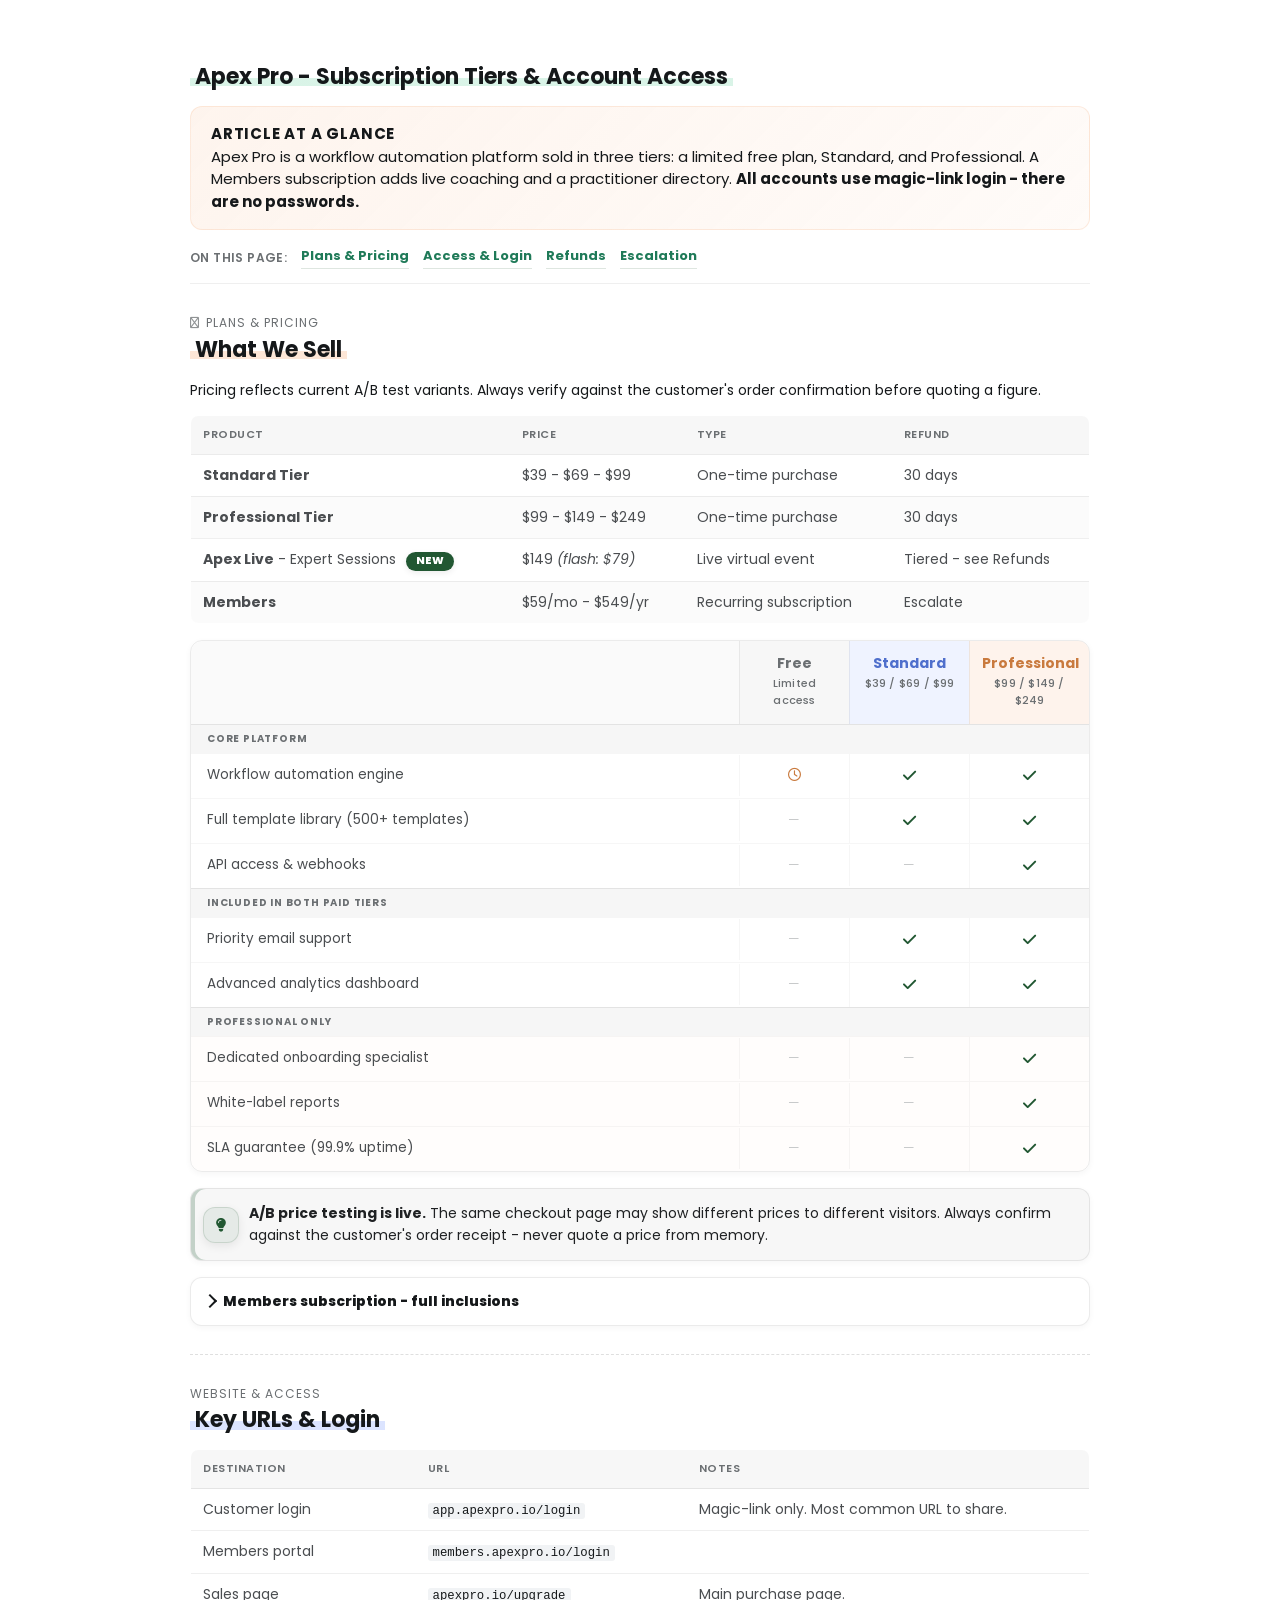
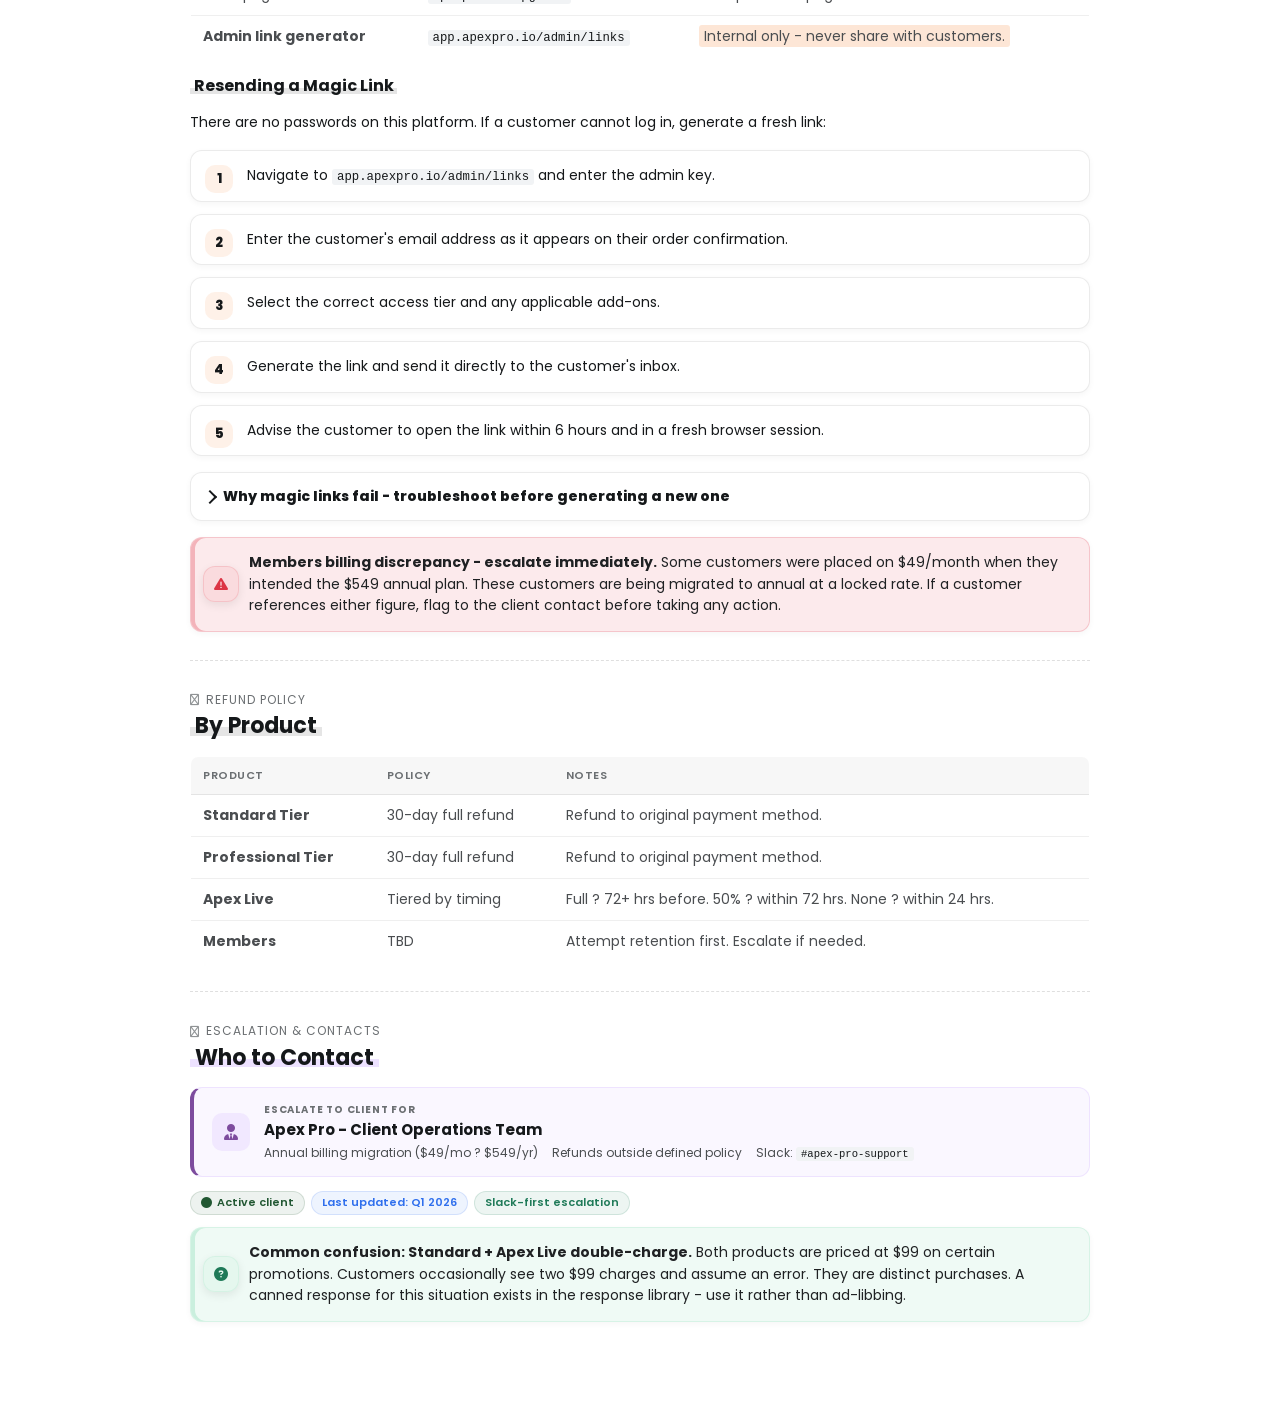
<file: kb-sample.html>
<!DOCTYPE html>
<html lang="en">
<head>
  <meta charset="UTF-8">
  <meta name="viewport" content="width=device-width, initial-scale=1.0">
  <meta name="robots" content="noindex, nofollow">
  <title>Apex Pro - Subscription Tiers &amp; Account Access</title>
  <link rel="preconnect" href="https://fonts.googleapis.com">
  <link href="https://fonts.googleapis.com/css2?family=Poppins:ital,wght@0,400;0,500;0,600;0,700;1,400&display=swap" rel="stylesheet">
  <link rel="stylesheet" href="https://cdnjs.cloudflare.com/ajax/libs/font-awesome/6.5.0/css/all.min.css" crossorigin="anonymous">
  <style>
    html,body{margin:0;background:#fff;font-family:"Poppins",Arial,sans-serif;font-size:14px;color:#15181A;line-height:1.6}
    .article-wrap{max-width:900px;margin:0 auto;padding:32px 28px 80px}

    /* -- KB CSS Component System --------------------------- */
    :root{
      --kb-font:"Poppins",Arial,sans-serif;
      --kb-title:#15181A; --kb-label:#6B6F72; --kb-desc:#4A4D50;
      --kb-card-text:#1F2123; --kb-card-muted:#4A4D50; --kb-card-border:#00000014;
      --kb-bg-gray:#00000008; --kb-bg-red:#DC35451A; --kb-bg-blue:#8AA6FF1F;
      --kb-bg-purple:#BE96FF1F; --kb-bg-mint:#78D6AA1F;
      --kb-swipe:#F8B88B59; --kb-swipe-peach:#F8B88B59; --kb-swipe-blue:#8AA6FF4D;
      --kb-swipe-mint:#78D6AA47; --kb-swipe-lavender:#BE96FF47; --kb-swipe-gray:#0000001A;
      --kb-accent-green:#215732; --kb-accent-red:#DC3545;
      --kb-accent-purple:#7D4C9E; --kb-accent-blue:#2F6FED; --kb-accent-teal:#1F7A58;
    }

    /* Section headers */
    .kb-sec{margin:32px 0 16px}
    .kb-sec+.kb-sec{margin-top:26px}
    .kb-sec__label{font-family:var(--kb-font);margin:0 0 6px;font-size:12px;letter-spacing:1px;text-transform:uppercase;color:var(--kb-label);line-height:1.2;display:flex;align-items:center;gap:6px}
    .kb-sec__icon{font-size:12px;opacity:.75}
    .kb-sec__title{font-family:var(--kb-font);margin:0;padding:0 .22em;font-size:22px;font-weight:650;color:var(--kb-title);line-height:1.15;display:inline-block;background:linear-gradient(to bottom,transparent 55%,var(--kb-swipe-color,#F8B88B59) 55%,var(--kb-swipe-color,#F8B88B59) 90%,transparent 90%)}
    .kb-sec__desc{font-family:var(--kb-font);margin:8px 0 0;font-size:14px;color:var(--kb-desc);line-height:1.45}
    .kb-sec--sm .kb-sec__title{font-size:19px;font-weight:620}
    .kb-sec--mini{margin:16px 0 10px}
    .kb-sec--mini .kb-sec__title{font-size:16px}
    .kb-sec--mini .kb-sec__title{background:linear-gradient(to bottom,transparent 62%,var(--kb-swipe-color,#0000001A) 62%,var(--kb-swipe-color,#0000001A) 92%,transparent 92%)}
    .kb-swipe--peach .kb-sec__title{--kb-swipe-color:#F8B88B59}
    .kb-swipe--blue .kb-sec__title{--kb-swipe-color:#8AA6FF4D}
    .kb-swipe--mint .kb-sec__title{--kb-swipe-color:#78D6AA47}
    .kb-swipe--lavender .kb-sec__title{--kb-swipe-color:#BE96FF47}
    .kb-swipe--gray .kb-sec__title{--kb-swipe-color:#0000001A}

    /* TL;DR */
    .kb-tldr{background:linear-gradient(135deg,#F8B88B26 0%,#F8B88B0F 100%);border:1px solid #F8B88B40;border-radius:12px;padding:16px 20px;margin:16px 0;font-family:var(--kb-font)}
    .kb-tldr__label{font-size:11px;font-weight:700;letter-spacing:.8px;text-transform:uppercase;color:#C97A3E;margin-bottom:6px}
    .kb-tldr>p,.kb-tldr>div{margin:0;font-size:15px;line-height:1.5;color:var(--kb-title)}

    /* Mini TOC */
    .mini-toc{display:flex;flex-wrap:wrap;align-items:center;gap:14px;margin:10px 0 24px;padding:0 0 14px;border-bottom:1px solid #00000010}
    .mini-toc__label{font-family:var(--kb-font);font-size:12px;font-weight:600;text-transform:uppercase;letter-spacing:.4px;color:var(--kb-label)}
    .mini-toc a{font-family:var(--kb-font);font-size:13px;font-weight:650;color:#1F7A58;text-decoration:none;border-bottom:1px solid #21573226;padding-bottom:1px;transition:border-color 160ms,color 160ms}
    .mini-toc a:hover{border-bottom-color:#215732;color:#215732}

    /* Cards */
    .tip-card,.alert-card,.speech-card,.info-card,.dyk-card{position:relative;margin:12px 0;padding:14px 16px 14px 58px;border-radius:12px;border:1px solid var(--kb-card-border);box-shadow:0 2px 6px #0000000A,inset 4px 0 0 var(--kb-accent);transition:transform 140ms,box-shadow 140ms;font-family:var(--kb-font);color:var(--kb-card-text);line-height:1.55;background:#fff;overflow:hidden;--kb-badge-bg:#0000000A;--kb-badge-border:#00000012;--kb-badge-icon:#15181A;--kb-accent:#21573233}
    .tip-card:hover,.alert-card:hover,.info-card:hover,.dyk-card:hover,.speech-card:hover{transform:translateY(-2px);box-shadow:0 6px 16px #00000012,inset 4px 0 0 var(--kb-accent)}
    .tip-label,.alert-label,.speech-label,.info-label,.dyk-label{position:absolute;left:12px;top:50%;transform:translateY(-50%);width:34px;height:34px;border-radius:12px;display:inline-flex;align-items:center;justify-content:center;background:var(--kb-badge-bg);border:1px solid var(--kb-badge-border);box-shadow:0 3px 10px #00000014}
    .tip-label i,.alert-label i,.speech-label i,.info-label i,.dyk-label i{font-size:14px;line-height:1;color:var(--kb-badge-icon)}
    .tip-card{background:var(--kb-bg-gray);--kb-badge-bg:#21573214;--kb-badge-border:#21573226;--kb-badge-icon:#215732;--kb-accent:#2157323D}
    .alert-card{background:var(--kb-bg-red);border-color:#DC354533;--kb-badge-bg:#DC354514;--kb-badge-border:#DC354526;--kb-badge-icon:#DC3545;--kb-accent:#DC35454D}
    .info-card{background:var(--kb-bg-blue);border-color:#8AA6FF33;--kb-badge-bg:#8AA6FF14;--kb-badge-border:#8AA6FF26;--kb-badge-icon:#2F6FED;--kb-accent:#8AA6FF4D}
    .dyk-card{background:var(--kb-bg-mint);border-color:#78D6AA33;--kb-badge-bg:#78D6AA14;--kb-badge-border:#78D6AA26;--kb-badge-icon:#1F7A58;--kb-accent:#78D6AA4D}
    @keyframes pulse-soft{0%,100%{transform:scale(1)}50%{transform:scale(1.08)}}
    .alert-label i{animation:pulse-soft 2.4s ease-in-out infinite}

    /* Spoiler */
    .spoiler-dropdown{border:1px solid #00000014;border-radius:12px;padding:12px 14px;margin:16px 0;background:#fff;box-shadow:0 2px 6px #0000000A;transition:box-shadow 140ms,transform 140ms;font-family:var(--kb-font)}
    .spoiler-dropdown:hover{transform:translateY(-1px);box-shadow:0 6px 16px #00000010}
    .spoiler-dropdown summary{font-weight:750;color:#15181A;cursor:pointer;list-style:none;display:flex;align-items:center;gap:8px}
    .spoiler-dropdown summary::-webkit-details-marker{display:none}
    .spoiler-dropdown summary .arrow{display:inline-block;width:8px;height:8px;border:solid currentColor;border-width:0 2px 2px 0;transform:rotate(-45deg);transition:transform 160ms}
    .spoiler-dropdown[open] summary .arrow{transform:rotate(45deg)}
    .spoiler-dropdown p{padding-top:10px;color:var(--kb-card-muted);line-height:1.6}

    /* Tables */
    .kb-table{width:100%;border-collapse:collapse;font-family:var(--kb-font);font-size:14px;margin:14px 0;border:1px solid #00000014;border-radius:8px;overflow:hidden}
    .kb-table th{background:#00000008;text-align:left;padding:10px 12px;font-size:11px;font-weight:600;letter-spacing:.5px;text-transform:uppercase;color:var(--kb-label);border-bottom:1px solid #00000014}
    .kb-table td{padding:10px 12px;border-bottom:1px solid #00000010;color:var(--kb-desc);vertical-align:top;line-height:1.5}
    .kb-table tr:last-child td{border-bottom:none}
    .kb-table--striped tbody tr:nth-child(even){background:#00000004}
    code{font-family:ui-monospace,"SF Mono",Menlo,Consolas,monospace;font-size:.88em;background:#F1F3F5;padding:1px 5px;border-radius:3px;color:var(--kb-title);white-space:nowrap}

    /* Tier compare */
    .kb-tier-compare{margin:16px 0;border-radius:12px;overflow:hidden;border:1px solid #00000014;box-shadow:0 2px 6px #0000000A;font-family:var(--kb-font)}
    .kb-tier-compare__head{display:grid;grid-template-columns:1fr 110px 120px 120px}
    .kb-tier-compare__head-blank{background:#00000005;padding:14px 16px}
    .kb-tier-compare__head-tier{padding:14px 12px;text-align:center;border-left:1px solid #00000010}
    .kb-tier-compare__head-tier--free{background:#00000008}
    .kb-tier-compare__head-tier--silver{background:#8AA6FF22}
    .kb-tier-compare__head-tier--gold{background:#F8B88B2A}
    .kb-tier-compare__tier-name{font-weight:700;font-size:14px;line-height:1.2}
    .kb-tier-compare__tier-name--free{color:var(--kb-label)}
    .kb-tier-compare__tier-name--silver{color:#4F6FCC}
    .kb-tier-compare__tier-name--gold{color:#C97A3E}
    .kb-tier-compare__tier-price{font-size:11px;font-weight:500;color:var(--kb-label);margin-top:3px;letter-spacing:.2px}
    .kb-tier-compare__section{display:block;padding:6px 16px;background:#00000009;font-size:10px;font-weight:700;letter-spacing:.8px;text-transform:uppercase;color:var(--kb-label);border-top:1px solid #00000014}
    .kb-tier-compare__row{display:grid;grid-template-columns:1fr 110px 120px 120px;border-top:1px solid #00000009;align-items:center;transition:background 120ms}
    .kb-tier-compare__row:hover{background:#00000007}
    .kb-tier-compare__row--gold-only{background:#F8B88B07}
    .kb-tier-compare__row--gold-only:hover{background:#F8B88B14}
    .kb-tier-compare__feature{padding:10px 16px;font-size:13.5px;color:var(--kb-desc);line-height:1.4}
    .kb-tier-compare__cell{text-align:center;padding:10px 8px;border-left:1px solid #00000009}
    .kb-tier-compare__cell--yes{font-size:15px;color:#215732}
    .kb-tier-compare__cell--no{font-size:13px;color:#C8CACB;letter-spacing:.5px}
    .kb-tier-compare__cell--limited{font-size:13px;color:#C97A3E}

    /* Steps */
    .kb-steps{counter-reset:kb-step;margin:16px 0;padding:0!important;list-style:none!important;font-family:var(--kb-font)}
    .kb-steps>li{counter-increment:kb-step;position:relative;display:block;list-style:none!important;margin:12px 0;padding:14px 16px 14px 56px!important;background:#fff;border:1px solid #00000014;border-radius:12px;box-shadow:0 2px 6px #0000000A;line-height:1.55}
    .kb-steps>li::marker{content:""}
    .kb-steps>li::before{content:counter(kb-step);position:absolute;left:14px;top:14px;width:28px;height:28px;border-radius:10px;background:#F8B88B33;color:#15181A;display:inline-flex;align-items:center;justify-content:center;font-weight:750;font-size:13px}

    /* Escalation */
    .kb-escalation{display:flex;align-items:center;gap:14px;padding:14px 18px;background:#BE96FF14;border:1px solid #BE96FF33;border-left:4px solid #7D4C9E;border-radius:12px;margin:14px 0;font-family:var(--kb-font)}
    .kb-escalation__icon{width:38px;height:38px;border-radius:10px;background:#BE96FF26;display:flex;align-items:center;justify-content:center;color:#7D4C9E;font-size:16px;flex-shrink:0}
    .kb-escalation__content{flex:1;min-width:0}
    .kb-escalation__label{font-size:10px;font-weight:700;letter-spacing:.8px;text-transform:uppercase;color:var(--kb-label);margin-bottom:2px}
    .kb-escalation__name{font-weight:700;font-size:15px;color:var(--kb-title);line-height:1.3}
    .kb-escalation__meta{font-size:12px;color:var(--kb-desc);margin-top:3px;display:flex;flex-wrap:wrap;gap:4px 14px}

    /* New tag */
    .new-tag{font-family:var(--kb-font);background:#215732;color:#fff;font-size:.78rem;font-weight:800;text-transform:uppercase;padding:4px 10px;border-radius:999px;display:inline-block;margin-left:6px;line-height:1;cursor:default;box-shadow:0 2px 6px #00000014}

    /* Pills */
    .kb-pill-row{display:flex;flex-wrap:wrap;gap:6px;margin:12px 0}
    .kb-pill{font-family:var(--kb-font);font-size:11px;font-weight:600;padding:3px 10px;border-radius:999px;background:#00000008;color:var(--kb-desc);border:1px solid #00000010;display:inline-flex;align-items:center;gap:5px;line-height:1.4}
    .kb-pill--blue{background:#2F6FED14;color:#2F6FED;border-color:#2F6FED26}
    .kb-pill--mint{background:#1F7A5814;color:#1F7A58;border-color:#1F7A5826}
    .kb-pill--green{background:#21573214;color:#215732;border-color:#21573226}

    mark{background:var(--kb-swipe-peach);padding:1px 5px;border-radius:3px;color:inherit}

    hr{border:none;border-top:1px dashed #00000020;margin:28px 0}
  </style>
</head>
<body>
<div class="article-wrap">

  <!-- Title -->
  <div class="kb-sec kb-swipe--mint">
    <h1 class="kb-sec__title">Apex Pro - Subscription Tiers &amp; Account Access</h1>
  </div>

  <div class="kb-tldr">
    <div class="kb-tldr__label">Article at a glance</div>
    <p>Apex Pro is a workflow automation platform sold in three tiers: a limited free plan, Standard, and Professional. A Members subscription adds live coaching and a practitioner directory. <strong>All accounts use magic-link login - there are no passwords.</strong></p>
  </div>

  <nav class="mini-toc">
    <span class="mini-toc__label">On this page:</span>
    <a href="#products">Plans &amp; Pricing</a>
    <a href="#access">Access &amp; Login</a>
    <a href="#refunds">Refunds</a>
    <a href="#contacts">Escalation</a>
  </nav>

  <!-- -- Products ----------------------------------------- -->
  <div class="kb-sec kb-swipe--peach" id="products">
    <div class="kb-sec__label"><i class="fa-regular fa-tag kb-sec__icon"></i> Plans &amp; Pricing</div>
    <div class="kb-sec__title">What We Sell</div>
  </div>

  <p>Pricing reflects current A/B test variants. Always verify against the customer's order confirmation before quoting a figure.</p>

  <table class="kb-table kb-table--striped">
    <thead><tr><th>Product</th><th>Price</th><th>Type</th><th>Refund</th></tr></thead>
    <tbody>
      <tr><td><strong>Standard Tier</strong></td><td>$39 - $69 - $99</td><td>One-time purchase</td><td>30 days</td></tr>
      <tr><td><strong>Professional Tier</strong></td><td>$99 - $149 - $249</td><td>One-time purchase</td><td>30 days</td></tr>
      <tr><td><strong>Apex Live</strong> - Expert Sessions <span class="new-tag">New</span></td><td>$149 <em>(flash: $79)</em></td><td>Live virtual event</td><td>Tiered - see Refunds</td></tr>
      <tr><td><strong>Members</strong></td><td>$59/mo - $549/yr</td><td>Recurring subscription</td><td>Escalate</td></tr>
    </tbody>
  </table>

  <div class="kb-tier-compare">
    <div class="kb-tier-compare__head">
      <div class="kb-tier-compare__head-blank"></div>
      <div class="kb-tier-compare__head-tier kb-tier-compare__head-tier--free">
        <div class="kb-tier-compare__tier-name kb-tier-compare__tier-name--free">Free</div>
        <div class="kb-tier-compare__tier-price">Limited access</div>
      </div>
      <div class="kb-tier-compare__head-tier kb-tier-compare__head-tier--silver">
        <div class="kb-tier-compare__tier-name kb-tier-compare__tier-name--silver">Standard</div>
        <div class="kb-tier-compare__tier-price">$39 / $69 / $99</div>
      </div>
      <div class="kb-tier-compare__head-tier kb-tier-compare__head-tier--gold">
        <div class="kb-tier-compare__tier-name kb-tier-compare__tier-name--gold">Professional</div>
        <div class="kb-tier-compare__tier-price">$99 / $149 / $249</div>
      </div>
    </div>

    <span class="kb-tier-compare__section">Core platform</span>
    <div class="kb-tier-compare__row">
      <div class="kb-tier-compare__feature">Workflow automation engine</div>
      <div class="kb-tier-compare__cell kb-tier-compare__cell--limited"><i class="fa-regular fa-clock" title="3 active workflows"></i></div>
      <div class="kb-tier-compare__cell kb-tier-compare__cell--yes"><i class="fa-solid fa-check"></i></div>
      <div class="kb-tier-compare__cell kb-tier-compare__cell--yes"><i class="fa-solid fa-check"></i></div>
    </div>
    <div class="kb-tier-compare__row">
      <div class="kb-tier-compare__feature">Full template library (500+ templates)</div>
      <div class="kb-tier-compare__cell kb-tier-compare__cell--no">&mdash;</div>
      <div class="kb-tier-compare__cell kb-tier-compare__cell--yes"><i class="fa-solid fa-check"></i></div>
      <div class="kb-tier-compare__cell kb-tier-compare__cell--yes"><i class="fa-solid fa-check"></i></div>
    </div>
    <div class="kb-tier-compare__row">
      <div class="kb-tier-compare__feature">API access &amp; webhooks</div>
      <div class="kb-tier-compare__cell kb-tier-compare__cell--no">&mdash;</div>
      <div class="kb-tier-compare__cell kb-tier-compare__cell--no">&mdash;</div>
      <div class="kb-tier-compare__cell kb-tier-compare__cell--yes"><i class="fa-solid fa-check"></i></div>
    </div>

    <span class="kb-tier-compare__section">Included in both paid tiers</span>
    <div class="kb-tier-compare__row">
      <div class="kb-tier-compare__feature">Priority email support</div>
      <div class="kb-tier-compare__cell kb-tier-compare__cell--no">&mdash;</div>
      <div class="kb-tier-compare__cell kb-tier-compare__cell--yes"><i class="fa-solid fa-check"></i></div>
      <div class="kb-tier-compare__cell kb-tier-compare__cell--yes"><i class="fa-solid fa-check"></i></div>
    </div>
    <div class="kb-tier-compare__row">
      <div class="kb-tier-compare__feature">Advanced analytics dashboard</div>
      <div class="kb-tier-compare__cell kb-tier-compare__cell--no">&mdash;</div>
      <div class="kb-tier-compare__cell kb-tier-compare__cell--yes"><i class="fa-solid fa-check"></i></div>
      <div class="kb-tier-compare__cell kb-tier-compare__cell--yes"><i class="fa-solid fa-check"></i></div>
    </div>

    <span class="kb-tier-compare__section">Professional only</span>
    <div class="kb-tier-compare__row kb-tier-compare__row--gold-only">
      <div class="kb-tier-compare__feature">Dedicated onboarding specialist</div>
      <div class="kb-tier-compare__cell kb-tier-compare__cell--no">&mdash;</div>
      <div class="kb-tier-compare__cell kb-tier-compare__cell--no">&mdash;</div>
      <div class="kb-tier-compare__cell kb-tier-compare__cell--yes"><i class="fa-solid fa-check"></i></div>
    </div>
    <div class="kb-tier-compare__row kb-tier-compare__row--gold-only">
      <div class="kb-tier-compare__feature">White-label reports</div>
      <div class="kb-tier-compare__cell kb-tier-compare__cell--no">&mdash;</div>
      <div class="kb-tier-compare__cell kb-tier-compare__cell--no">&mdash;</div>
      <div class="kb-tier-compare__cell kb-tier-compare__cell--yes"><i class="fa-solid fa-check"></i></div>
    </div>
    <div class="kb-tier-compare__row kb-tier-compare__row--gold-only">
      <div class="kb-tier-compare__feature">SLA guarantee (99.9% uptime)</div>
      <div class="kb-tier-compare__cell kb-tier-compare__cell--no">&mdash;</div>
      <div class="kb-tier-compare__cell kb-tier-compare__cell--no">&mdash;</div>
      <div class="kb-tier-compare__cell kb-tier-compare__cell--yes"><i class="fa-solid fa-check"></i></div>
    </div>
  </div>

  <div class="tip-card">
    <span class="tip-label"><i class="fa-solid fa-lightbulb"></i></span>
    <strong>A/B price testing is live.</strong> The same checkout page may show different prices to different visitors. Always confirm against the customer's order receipt - never quote a price from memory.
  </div>

  <details class="spoiler-dropdown">
    <summary><span class="arrow" aria-hidden="true"></span> Members subscription - full inclusions</summary>
    <ul>
      <li>Member dashboard with all recorded expert sessions</li>
      <li>Private community access (Slack workspace)</li>
      <li>Monthly live Q&amp;A with the founding team</li>
      <li>Apex Expert Directory - verified specialists in 4 categories</li>
    </ul>
    <p><strong>Pre-launch pricing:</strong> A subset of early customers are on $49/month (pre-launch rate). If a customer references this figure, see the escalation flag in the Contacts section.</p>
  </details>

  <hr>

  <!-- -- Access -------------------------------------------- -->
  <div class="kb-sec kb-swipe--blue" id="access">
    <div class="kb-sec__label">Website &amp; Access</div>
    <div class="kb-sec__title">Key URLs &amp; Login</div>
  </div>

  <table class="kb-table">
    <thead><tr><th>Destination</th><th>URL</th><th>Notes</th></tr></thead>
    <tbody>
      <tr><td>Customer login</td><td><code>app.apexpro.io/login</code></td><td>Magic-link only. Most common URL to share.</td></tr>
      <tr><td>Members portal</td><td><code>members.apexpro.io/login</code></td><td></td></tr>
      <tr><td>Sales page</td><td><code>apexpro.io/upgrade</code></td><td>Main purchase page.</td></tr>
      <tr><td><strong>Admin link generator</strong></td><td><code>app.apexpro.io/admin/links</code></td><td><mark>Internal only - never share with customers.</mark></td></tr>
    </tbody>
  </table>

  <div class="kb-sec kb-sec--mini kb-swipe--gray">
    <div class="kb-sec__title">Resending a Magic Link</div>
  </div>

  <p>There are no passwords on this platform. If a customer cannot log in, generate a fresh link:</p>

  <ol class="kb-steps">
    <li>Navigate to <code>app.apexpro.io/admin/links</code> and enter the admin key.</li>
    <li>Enter the customer's email address as it appears on their order confirmation.</li>
    <li>Select the correct access tier and any applicable add-ons.</li>
    <li>Generate the link and send it directly to the customer's inbox.</li>
    <li>Advise the customer to open the link within 6 hours and in a fresh browser session.</li>
  </ol>

  <details class="spoiler-dropdown">
    <summary><span class="arrow" aria-hidden="true"></span> Why magic links fail - troubleshoot before generating a new one</summary>
    <ul>
      <li><strong>Link expired</strong> - links are valid for 6 hours. Generate a new one if the customer waited.</li>
      <li><strong>Cookie conflict</strong> - ask the customer to try an incognito/private window first.</li>
      <li><strong>Spam folder</strong> - have the customer check before requesting a resend.</li>
      <li><strong>Wrong email</strong> - search both addresses; issue the link to whichever has the active order.</li>
    </ul>
  </details>

  <div class="alert-card">
    <span class="alert-label"><i class="fa-solid fa-triangle-exclamation"></i></span>
    <strong>Members billing discrepancy - escalate immediately.</strong> Some customers were placed on $49/month when they intended the $549 annual plan. These customers are being migrated to annual at a locked rate. If a customer references either figure, flag to the client contact before taking any action.
  </div>

  <hr>

  <!-- -- Refunds ------------------------------------------- -->
  <div class="kb-sec kb-swipe--gray" id="refunds">
    <div class="kb-sec__label"><i class="fa-regular fa-circle-info kb-sec__icon"></i> Refund Policy</div>
    <div class="kb-sec__title">By Product</div>
  </div>

  <table class="kb-table">
    <thead><tr><th>Product</th><th>Policy</th><th>Notes</th></tr></thead>
    <tbody>
      <tr><td><strong>Standard Tier</strong></td><td>30-day full refund</td><td>Refund to original payment method.</td></tr>
      <tr><td><strong>Professional Tier</strong></td><td>30-day full refund</td><td>Refund to original payment method.</td></tr>
      <tr><td><strong>Apex Live</strong></td><td>Tiered by timing</td><td>Full ? 72+ hrs before. 50% ? within 72 hrs. None ? within 24 hrs.</td></tr>
      <tr><td><strong>Members</strong></td><td>TBD</td><td>Attempt retention first. Escalate if needed.</td></tr>
    </tbody>
  </table>

  <hr>

  <!-- -- Escalation ---------------------------------------- -->
  <div class="kb-sec kb-swipe--lavender" id="contacts">
    <div class="kb-sec__label"><i class="fa-regular fa-arrow-up-right-from-square kb-sec__icon"></i> Escalation &amp; Contacts</div>
    <div class="kb-sec__title">Who to Contact</div>
  </div>

  <div class="kb-escalation">
    <div class="kb-escalation__icon"><i class="fa-solid fa-user-tie"></i></div>
    <div class="kb-escalation__content">
      <div class="kb-escalation__label">Escalate to client for</div>
      <div class="kb-escalation__name">Apex Pro - Client Operations Team</div>
      <div class="kb-escalation__meta">
        <span>Annual billing migration ($49/mo ? $549/yr)</span>
        <span>Refunds outside defined policy</span>
        <span>Slack: <code>#apex-pro-support</code></span>
      </div>
    </div>
  </div>

  <div class="kb-pill-row">
    <span class="kb-pill kb-pill--green"><i class="fa-solid fa-circle"></i> Active client</span>
    <span class="kb-pill kb-pill--blue">Last updated: Q1 2026</span>
    <span class="kb-pill kb-pill--mint">Slack-first escalation</span>
  </div>

  <div class="dyk-card">
    <span class="dyk-label"><i class="fa-solid fa-circle-question"></i></span>
    <strong>Common confusion: Standard + Apex Live double-charge.</strong> Both products are priced at $99 on certain promotions. Customers occasionally see two $99 charges and assume an error. They are distinct purchases. A canned response for this situation exists in the response library - use it rather than ad-libbing.
  </div>

</div><!-- /article-wrap -->
</body>
</html>
</file>
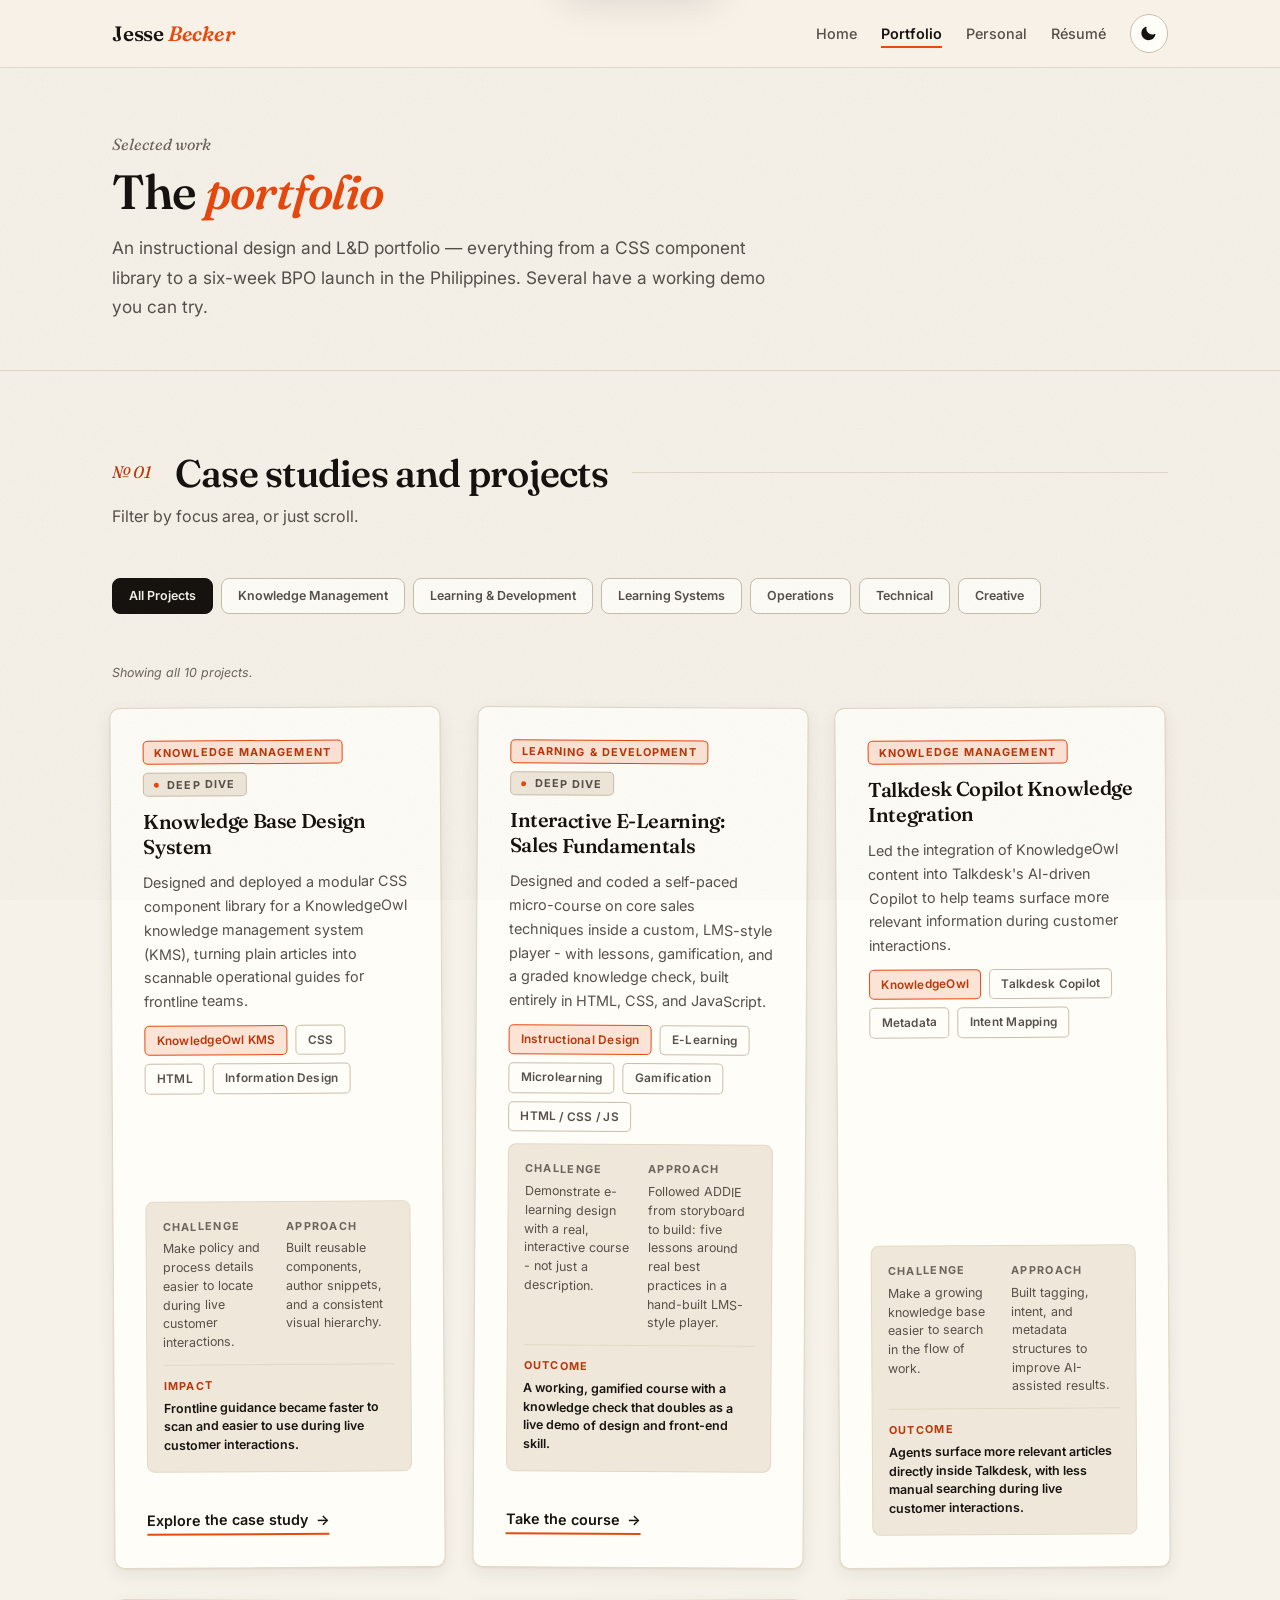
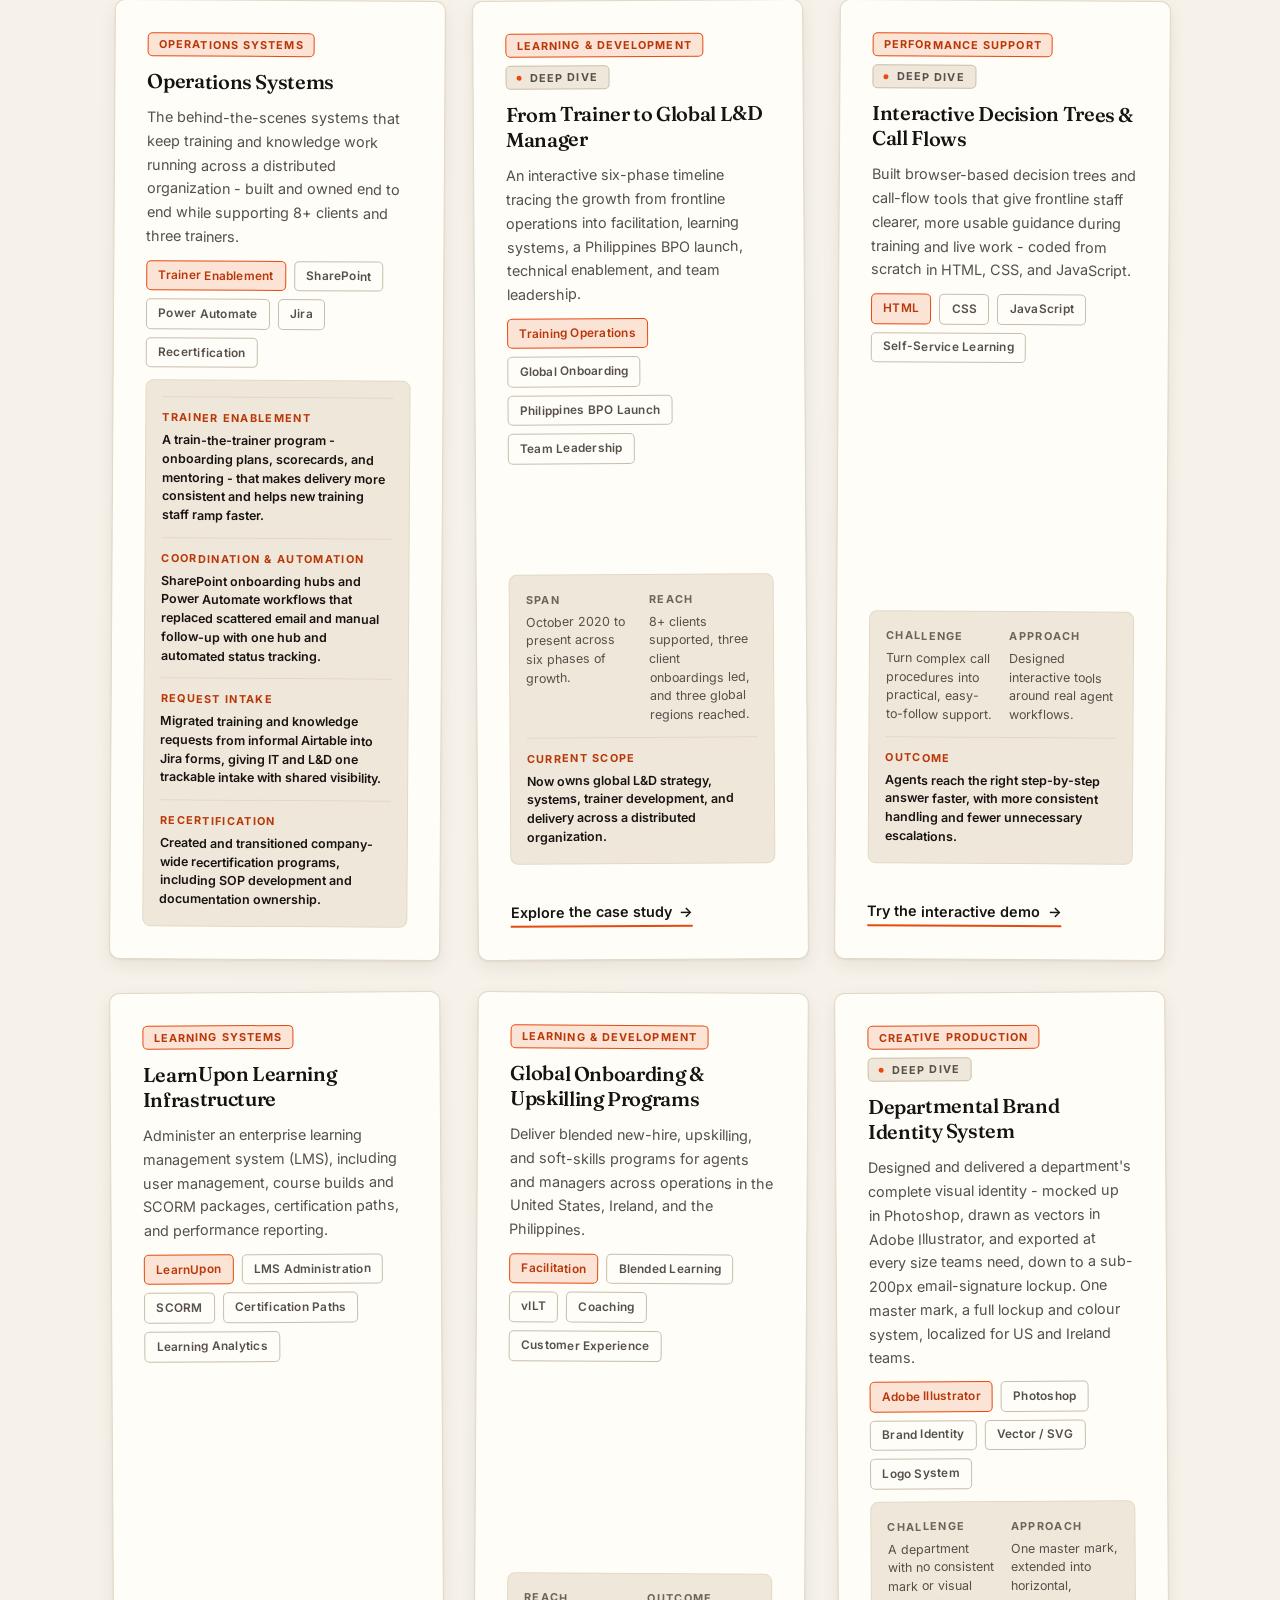
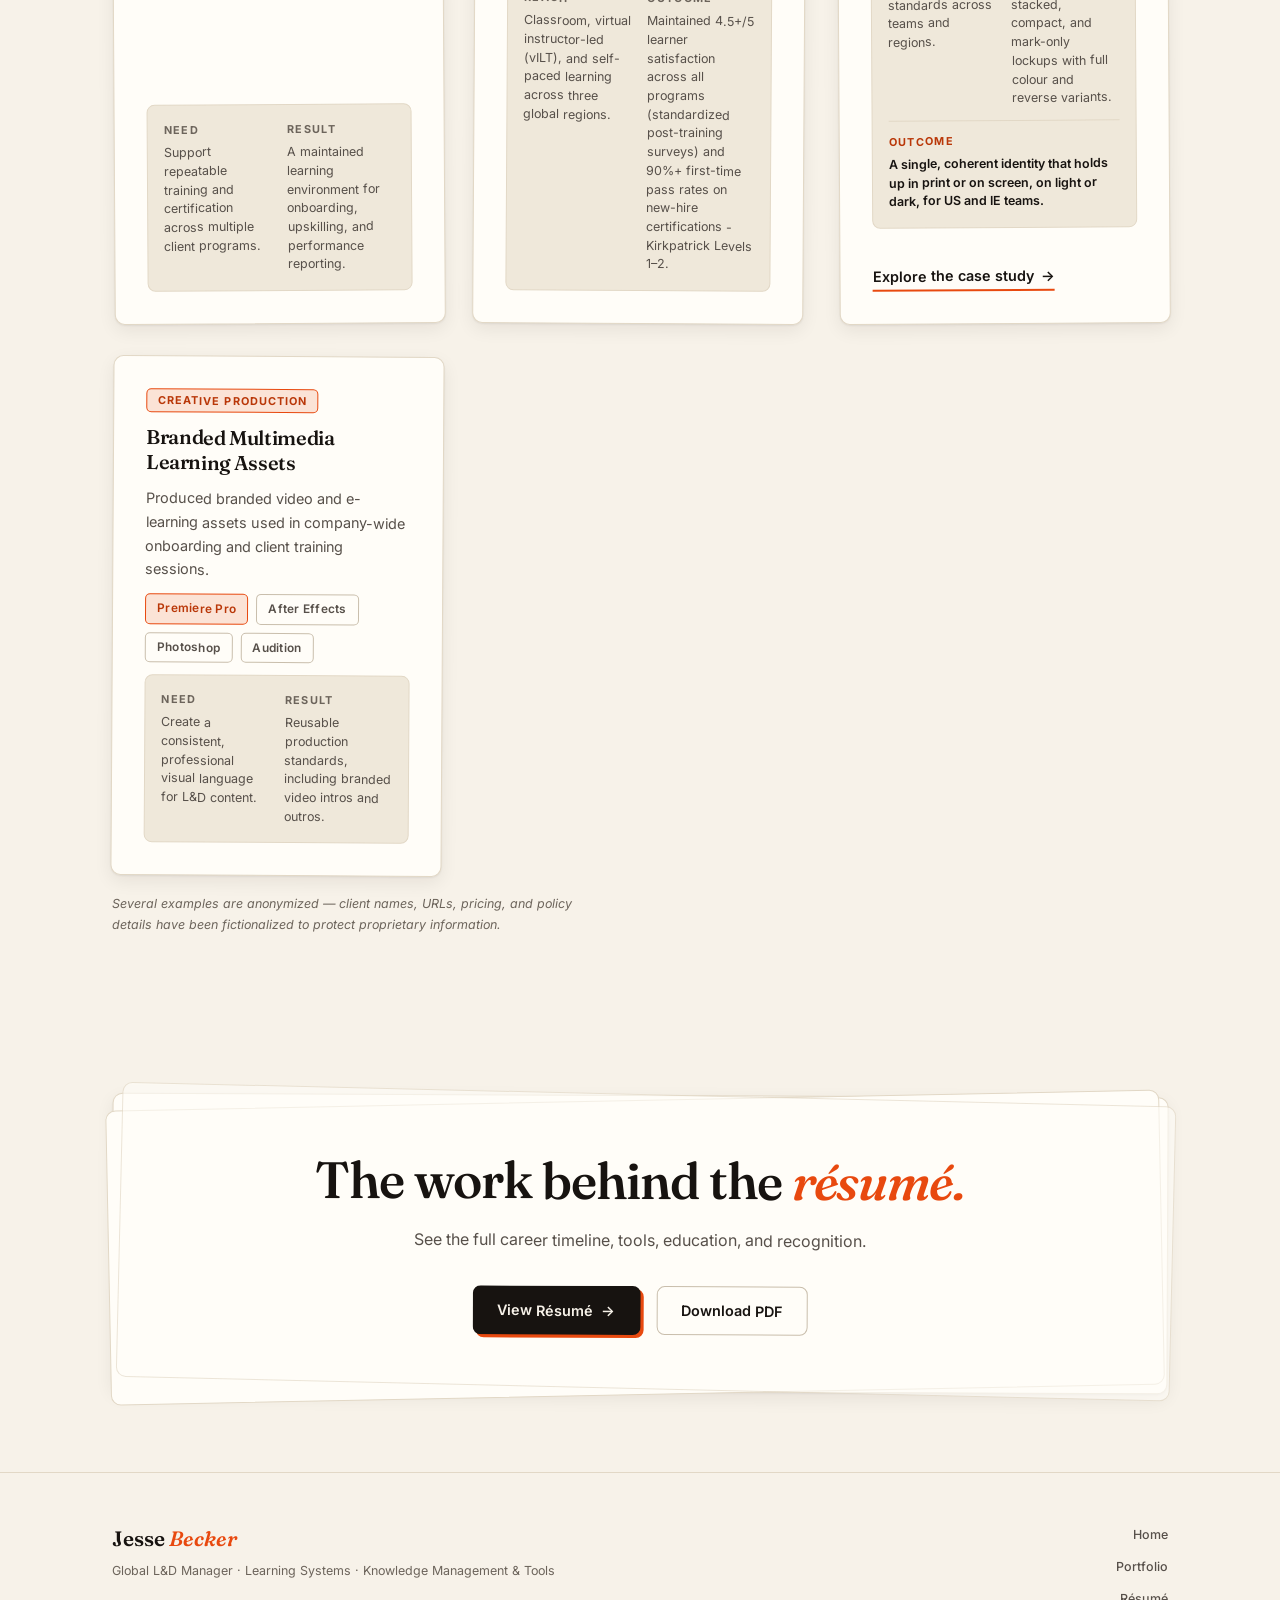
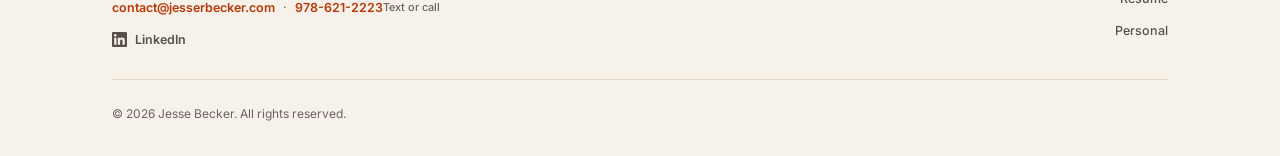
<file: portfolio.html>
<!DOCTYPE html>
<html lang="en">
<head>
  <meta charset="UTF-8">
  <meta name="viewport" content="width=device-width, initial-scale=1.0">
  <title>L&amp;D Portfolio | LMS, KMS &amp; Training Operations | Jesse Becker</title>
  <meta name="description" content="Selected work by Jesse Becker across global learning operations, training enablement, LMS administration, knowledge management systems (KMS), workflow design, and performance support.">
  <meta name="keywords" content="Learning and Development Manager portfolio, Instructional Design portfolio, Training Operations, Knowledge Management, LMS Administration, KMS Administration, Instructional Design, ADDIE, SCORM, Blended Learning, vILT, Train-the-Trainer, Microlearning, Curriculum Development, Enablement, Learning Systems, Performance Support, AI-assisted knowledge tools, KnowledgeOwl, LearnUpon, Talkdesk Copilot, HTML, CSS, JavaScript, Jira workflows">
  <meta name="robots" content="index, follow">
  <link rel="canonical" href="https://jesserbecker.com/portfolio">
  <meta property="og:type" content="website">
  <meta property="og:site_name" content="Jesse Becker">
  <meta property="og:title" content="L&amp;D Portfolio | Jesse Becker">
  <meta property="og:description" content="Selected work across learning operations, LMS administration, knowledge management, workflow design, and front-end performance-support tools - including interactive case studies.">
  <meta property="og:url" content="https://jesserbecker.com/portfolio">
  <meta property="og:image" content="https://jesserbecker.com/images/headshot.jpg">
  <meta property="og:image:alt" content="Jesse Becker L&amp;D portfolio">
  <meta name="twitter:card" content="summary">
  <meta name="twitter:title" content="L&amp;D Portfolio | Jesse Becker">
  <meta name="twitter:description" content="Selected work across learning operations, LMS administration, knowledge management, workflow design, and front-end performance-support tools.">
  <meta name="twitter:image" content="https://jesserbecker.com/images/headshot.jpg">
  <meta name="twitter:image:alt" content="Jesse Becker L&amp;D portfolio">
  <meta name="theme-color" content="#F7F2E9" media="(prefers-color-scheme: light)">
  <meta name="theme-color" content="#171310" media="(prefers-color-scheme: dark)">

  <!-- Apply the saved theme before first paint so there is no flash. -->
  <script>(function(){try{var t=localStorage.getItem('theme');if(t==='dark'||(!t&&matchMedia('(prefers-color-scheme: dark)').matches))document.documentElement.setAttribute('data-theme','dark')}catch(e){}})();</script>

  <link rel="preconnect" href="https://fonts.googleapis.com">
  <link rel="preconnect" href="https://fonts.gstatic.com" crossorigin>
  <link href="https://fonts.googleapis.com/css2?family=Fraunces:ital,opsz,wght@0,9..144,400..700;1,9..144,400..700&amp;family=Inter:wght@400..700&amp;display=swap" rel="stylesheet">

  <link rel="stylesheet" href="css/tokens.css?v=20260806-3">
  <link rel="stylesheet" href="css/base.css?v=20260806-3">
  <link rel="stylesheet" href="css/components.css?v=20260806-3">
  <link rel="stylesheet" href="css/layout.css?v=20260806-3">
  <link rel="stylesheet" href="css/pages.css?v=20260806-3">
  <link rel="stylesheet" href="css/print.css?v=20260806-3" media="print">
  <link rel="icon" href="favicon.svg" type="image/svg+xml">
</head>
<body>
  <a class="skip-link" href="#main">Skip to content</a>

  <nav class="navbar">
    <div class="nav-inner">
      <a href="/" class="nav-logo">Jesse<em>&nbsp;Becker</em></a>
      <button class="nav-toggle" aria-label="Toggle menu" aria-expanded="false">
        <span></span><span></span><span></span>
      </button>
      <ul class="nav-links">
        <li><a href="/" class="nav-link">Home</a></li>
        <li><a href="#projects" class="nav-link active" aria-current="page">Portfolio</a></li>
        <li><a href="/personal" class="nav-link">Personal</a></li>
        <li><a href="/resume" class="nav-link">R&eacute;sum&eacute;</a></li>
        <li class="nav-theme-item">
          <button class="theme-toggle" aria-label="Switch to dark theme" aria-pressed="false">
            <svg class="icon-moon" viewBox="0 0 24 24" aria-hidden="true" focusable="false"><path d="M21.64 13a1 1 0 0 0-1.05-.14 8.05 8.05 0 0 1-3.37.73 8.15 8.15 0 0 1-8.14-8.1 8.59 8.59 0 0 1 .25-2A1 1 0 0 0 8 2.36a10.14 10.14 0 1 0 14 11.69 1 1 0 0 0-.36-1.05z"/></svg>
            <svg class="icon-sun" viewBox="0 0 24 24" aria-hidden="true" focusable="false"><path d="M12 17a5 5 0 1 1 0-10 5 5 0 0 1 0 10zm0-2a3 3 0 1 0 0-6 3 3 0 0 0 0 6zM11 1h2v3h-2V1zm0 19h2v3h-2v-3zM3.5 4.9l1.4-1.4 2.1 2.1-1.4 1.4L3.5 4.9zm13.5 13.5l1.4-1.4 2.1 2.1-1.4 1.4-2.1-2.1zM19.1 3.5l1.4 1.4-2.1 2.1-1.4-1.4 2.1-2.1zM5.6 17l1.4 1.4-2.1 2.1-1.4-1.4L5.6 17zM1 11h3v2H1v-2zm19 0h3v2h-3v-2z"/></svg>
          </button>
        </li>
      </ul>
    </div>
  </nav>

  <header class="page-banner">
    <div class="container">
      <div class="page-banner-inner">
        <span class="page-banner-icon">Selected work</span>
        <h1>The <em>portfolio</em></h1>
        <p>An instructional design and L&amp;D portfolio &mdash; everything from a CSS component library to a six-week BPO launch in the Philippines. Several have a working demo you can try.</p>
      </div>
    </div>
  </header>

  <main id="main">
    <section class="section" id="projects">
      <div class="container">
        <div class="section-head">
          <span class="section-num">&#8470; 01</span>
          <h2 class="section-title">Case studies and projects</h2>
          <span class="section-rule" aria-hidden="true"></span>
        </div>
        <p class="section-subtitle">Filter by focus area, or just scroll.</p>

        <div class="filter-row" role="group" aria-label="Portfolio filters">
          <button class="filter-tab active" data-filter="all" aria-pressed="true">All Projects</button>
          <button class="filter-tab" data-filter="km" aria-pressed="false">Knowledge Management</button>
          <button class="filter-tab" data-filter="ld" aria-pressed="false">Learning &amp; Development</button>
          <button class="filter-tab" data-filter="lt" aria-pressed="false">Learning Systems</button>
          <button class="filter-tab" data-filter="ops" aria-pressed="false">Operations</button>
          <button class="filter-tab" data-filter="tech" aria-pressed="false">Technical</button>
          <button class="filter-tab" data-filter="creative" aria-pressed="false">Creative</button>
        </div>

        <p class="filter-count" id="filter-count" role="status" aria-live="polite">Showing all 10 projects.</p>

        <div class="project-grid" id="project-grid">
          <article class="project-card sheet" id="kb-design-system" data-category="km tech">
            <div class="project-card-top">
              <span class="badge badge-accent">Knowledge Management</span>
              <span class="badge badge-deep-dive">Deep Dive</span>
            </div>
            <h3 class="project-title">Knowledge Base Design System</h3>
            <p class="project-summary">Designed and deployed a modular CSS component library for a KnowledgeOwl knowledge management system (KMS), turning plain articles into scannable operational guides for frontline teams.</p>
            <div class="tags"><span class="tag tag-accent">KnowledgeOwl KMS</span><span class="tag">CSS</span><span class="tag">HTML</span><span class="tag">Information Design</span></div>
            <div class="project-meta">
              <div><div class="meta-label">Challenge</div><div class="meta-value">Make policy and process details easier to locate during live customer interactions.</div></div>
              <div><div class="meta-label">Approach</div><div class="meta-value">Built reusable components, author snippets, and a consistent visual hierarchy.</div></div>
              <div class="meta-full"><div class="meta-label">Impact</div><div class="meta-value">Frontline guidance became faster to scan and easier to use during live customer interactions.</div></div>
            </div>
            <a href="/case-study-kb" class="card-link">Explore the case study <span class="arrow" aria-hidden="true">&rarr;</span></a>
          </article>

          <article class="project-card sheet" id="elearning-sales" data-category="ld tech">
            <div class="project-card-top">
              <span class="badge badge-accent">Learning &amp; Development</span>
              <span class="badge badge-deep-dive">Deep Dive</span>
            </div>
            <h3 class="project-title">Interactive E-Learning: Sales Fundamentals</h3>
            <p class="project-summary">Designed and coded a self-paced micro-course on core sales techniques inside a custom, LMS-style player - with lessons, gamification, and a graded knowledge check, built entirely in HTML, CSS, and JavaScript.</p>
            <div class="tags"><span class="tag tag-accent">Instructional Design</span><span class="tag">E-Learning</span><span class="tag">Microlearning</span><span class="tag">Gamification</span><span class="tag">HTML / CSS / JS</span></div>
            <div class="project-meta">
              <div><div class="meta-label">Challenge</div><div class="meta-value">Demonstrate e-learning design with a real, interactive course - not just a description.</div></div>
              <div><div class="meta-label">Approach</div><div class="meta-value">Followed ADDIE from storyboard to build: five lessons around real best practices in a hand-built LMS-style player.</div></div>
              <div class="meta-full"><div class="meta-label">Outcome</div><div class="meta-value">A working, gamified course with a knowledge check that doubles as a live demo of design and front-end skill.</div></div>
            </div>
            <a href="/case-study-elearning" class="card-link">Take the course <span class="arrow" aria-hidden="true">&rarr;</span></a>
          </article>

          <article class="project-card sheet" id="copilot" data-category="km">
            <div class="project-card-top"><span class="badge badge-accent">Knowledge Management</span></div>
            <h3 class="project-title">Talkdesk Copilot Knowledge Integration</h3>
            <p class="project-summary">Led the integration of KnowledgeOwl content into Talkdesk's AI-driven Copilot to help teams surface more relevant information during customer interactions.</p>
            <div class="tags"><span class="tag tag-accent">KnowledgeOwl</span><span class="tag">Talkdesk Copilot</span><span class="tag">Metadata</span><span class="tag">Intent Mapping</span></div>
            <div class="project-meta">
              <div><div class="meta-label">Challenge</div><div class="meta-value">Make a growing knowledge base easier to search in the flow of work.</div></div>
              <div><div class="meta-label">Approach</div><div class="meta-value">Built tagging, intent, and metadata structures to improve AI-assisted results.</div></div>
              <div class="meta-full"><div class="meta-label">Outcome</div><div class="meta-value">Agents surface more relevant articles directly inside Talkdesk, with less manual searching during live customer interactions.</div></div>
            </div>
          </article>

          <article class="project-card sheet" id="operations-systems" data-category="ops tech">
            <div class="project-card-top"><span class="badge badge-accent">Operations Systems</span></div>
            <h3 class="project-title">Operations Systems</h3>
            <p class="project-summary">The behind-the-scenes systems that keep training and knowledge work running across a distributed organization - built and owned end to end while supporting 8+ clients and three trainers.</p>
            <div class="tags"><span class="tag tag-accent">Trainer Enablement</span><span class="tag">SharePoint</span><span class="tag">Power Automate</span><span class="tag">Jira</span><span class="tag">Recertification</span></div>
            <div class="project-meta">
              <div class="meta-full"><div class="meta-label">Trainer enablement</div><div class="meta-value">A train-the-trainer program - onboarding plans, scorecards, and mentoring - that makes delivery more consistent and helps new training staff ramp faster.</div></div>
              <div class="meta-full"><div class="meta-label">Coordination &amp; automation</div><div class="meta-value">SharePoint onboarding hubs and Power Automate workflows that replaced scattered email and manual follow-up with one hub and automated status tracking.</div></div>
              <div class="meta-full"><div class="meta-label">Request intake</div><div class="meta-value">Migrated training and knowledge requests from informal Airtable into Jira forms, giving IT and L&amp;D one trackable intake with shared visibility.</div></div>
              <div class="meta-full"><div class="meta-label">Recertification</div><div class="meta-value">Created and transitioned company-wide recertification programs, including SOP development and documentation ownership.</div></div>
            </div>
          </article>

          <article class="project-card sheet" id="training-journey" data-category="ld">
            <div class="project-card-top">
              <span class="badge badge-accent">Learning &amp; Development</span>
              <span class="badge badge-deep-dive">Deep Dive</span>
            </div>
            <h3 class="project-title">From Trainer to Global L&amp;D Manager</h3>
            <p class="project-summary">An interactive six-phase timeline tracing the growth from frontline operations into facilitation, learning systems, a Philippines BPO launch, technical enablement, and team leadership.</p>
            <div class="tags"><span class="tag tag-accent">Training Operations</span><span class="tag">Global Onboarding</span><span class="tag">Philippines BPO Launch</span><span class="tag">Team Leadership</span></div>
            <div class="project-meta">
              <div><div class="meta-label">Span</div><div class="meta-value">October 2020 to present across six phases of growth.</div></div>
              <div><div class="meta-label">Reach</div><div class="meta-value">8+ clients supported, three client onboardings led, and three global regions reached.</div></div>
              <div class="meta-full"><div class="meta-label">Current Scope</div><div class="meta-value">Now owns global L&amp;D strategy, systems, trainer development, and delivery across a distributed organization.</div></div>
            </div>
            <a href="/case-study-training" class="card-link">Explore the case study <span class="arrow" aria-hidden="true">&rarr;</span></a>
          </article>

          <article class="project-card sheet" id="call-flows" data-category="km tech">
            <div class="project-card-top"><span class="badge badge-accent">Performance Support</span><span class="badge badge-deep-dive">Deep Dive</span></div>
            <h3 class="project-title">Interactive Decision Trees &amp; Call Flows</h3>
            <p class="project-summary">Built browser-based decision trees and call-flow tools that give frontline staff clearer, more usable guidance during training and live work - coded from scratch in HTML, CSS, and JavaScript.</p>
            <div class="tags"><span class="tag tag-accent">HTML</span><span class="tag">CSS</span><span class="tag">JavaScript</span><span class="tag">Self-Service Learning</span></div>
            <div class="project-meta">
              <div><div class="meta-label">Challenge</div><div class="meta-value">Turn complex call procedures into practical, easy-to-follow support.</div></div>
              <div><div class="meta-label">Approach</div><div class="meta-value">Designed interactive tools around real agent workflows.</div></div>
              <div class="meta-full"><div class="meta-label">Outcome</div><div class="meta-value">Agents reach the right step-by-step answer faster, with more consistent handling and fewer unnecessary escalations.</div></div>
            </div>
            <a href="/case-study-callflows" class="card-link">Try the interactive demo <span class="arrow" aria-hidden="true">&rarr;</span></a>
          </article>

          <article class="project-card sheet" data-category="lt">
            <div class="project-card-top"><span class="badge badge-accent">Learning Systems</span></div>
            <h3 class="project-title">LearnUpon Learning Infrastructure</h3>
            <p class="project-summary">Administer an enterprise learning management system (LMS), including user management, course builds and SCORM packages, certification paths, and performance reporting.</p>
            <div class="tags"><span class="tag tag-accent">LearnUpon</span><span class="tag">LMS Administration</span><span class="tag">SCORM</span><span class="tag">Certification Paths</span><span class="tag">Learning Analytics</span></div>
            <div class="project-meta">
              <div><div class="meta-label">Need</div><div class="meta-value">Support repeatable training and certification across multiple client programs.</div></div>
              <div><div class="meta-label">Result</div><div class="meta-value">A maintained learning environment for onboarding, upskilling, and performance reporting.</div></div>
            </div>
          </article>

          <article class="project-card sheet" data-category="ld">
            <div class="project-card-top"><span class="badge badge-accent">Learning &amp; Development</span></div>
            <h3 class="project-title">Global Onboarding &amp; Upskilling Programs</h3>
            <p class="project-summary">Deliver blended new-hire, upskilling, and soft-skills programs for agents and managers across operations in the United States, Ireland, and the Philippines.</p>
            <div class="tags"><span class="tag tag-accent">Facilitation</span><span class="tag">Blended Learning</span><span class="tag">vILT</span><span class="tag">Coaching</span><span class="tag">Customer Experience</span></div>
            <div class="project-meta">
              <div><div class="meta-label">Reach</div><div class="meta-value">Classroom, virtual instructor-led (vILT), and self-paced learning across three global regions.</div></div>
              <div><div class="meta-label">Outcome</div><div class="meta-value">Maintained 4.5+/5 learner satisfaction across all programs (standardized post-training surveys) and 90%+ first-time pass rates on new-hire certifications - Kirkpatrick Levels 1&ndash;2.</div></div>
            </div>
          </article>

          <article class="project-card sheet" id="brand-identity" data-category="creative">
            <div class="project-card-top">
              <span class="badge badge-accent">Creative Production</span>
              <span class="badge badge-deep-dive">Deep Dive</span>
            </div>
            <h3 class="project-title">Departmental Brand Identity System</h3>
            <p class="project-summary">Designed and delivered a department's complete visual identity - mocked up in Photoshop, drawn as vectors in Adobe Illustrator, and exported at every size teams need, down to a sub-200px email-signature lockup. One master mark, a full lockup and colour system, localized for US and Ireland teams.</p>
            <div class="tags"><span class="tag tag-accent">Adobe Illustrator</span><span class="tag">Photoshop</span><span class="tag">Brand Identity</span><span class="tag">Vector / SVG</span><span class="tag">Logo System</span></div>
            <div class="project-meta">
              <div><div class="meta-label">Challenge</div><div class="meta-value">A department with no consistent mark or visual standards across teams and regions.</div></div>
              <div><div class="meta-label">Approach</div><div class="meta-value">One master mark, extended into horizontal, stacked, compact, and mark-only lockups with full colour and reverse variants.</div></div>
              <div class="meta-full"><div class="meta-label">Outcome</div><div class="meta-value">A single, coherent identity that holds up in print or on screen, on light or dark, for US and IE teams.</div></div>
            </div>
            <a href="/case-study-brand-identity" class="card-link">Explore the case study <span class="arrow" aria-hidden="true">&rarr;</span></a>
          </article>

          <article class="project-card sheet" data-category="creative">
            <div class="project-card-top"><span class="badge badge-accent">Creative Production</span></div>
            <h3 class="project-title">Branded Multimedia Learning Assets</h3>
            <p class="project-summary">Produced branded video and e-learning assets used in company-wide onboarding and client training sessions.</p>
            <div class="tags"><span class="tag tag-accent">Premiere Pro</span><span class="tag">After Effects</span><span class="tag">Photoshop</span><span class="tag">Audition</span></div>
            <div class="project-meta">
              <div><div class="meta-label">Need</div><div class="meta-value">Create a consistent, professional visual language for L&amp;D content.</div></div>
              <div><div class="meta-label">Result</div><div class="meta-value">Reusable production standards, including branded video intros and outros.</div></div>
            </div>
          </article>
        </div>

        <p class="section-note">Several examples are anonymized &mdash; client names, URLs, pricing, and policy details have been fictionalized to protect proprietary information.</p>
      </div>
    </section>

    <section class="cta-section">
      <div class="container">
        <div class="cta-sheet sheet stack">
          <h2>The work behind the <em>r&eacute;sum&eacute;.</em></h2>
          <p>See the full career timeline, tools, education, and recognition.</p>
          <div class="hero-actions">
            <a href="/resume" class="btn btn-primary">View R&eacute;sum&eacute; <span class="arrow" aria-hidden="true">&rarr;</span></a>
            <a href="jesse-becker-resume.pdf" download class="btn btn-ghost">Download PDF</a>
          </div>
        </div>
      </div>
    </section>
  </main>

  <footer class="site-footer">
    <div class="container footer-inner">
      <div>
        <p class="footer-brand">Jesse<em>&nbsp;Becker</em></p>
        <p class="footer-tag">Global L&amp;D Manager &middot; Learning Systems &middot; Knowledge Management &amp; Tools</p>
        <div class="footer-contact" aria-label="Contact Jesse Becker">
          <a href="mailto:contact@jesserbecker.com">contact@jesserbecker.com</a>
          <span aria-hidden="true">&middot;</span>
          <a href="tel:+19786212223">978-621-2223 <small>Text or call</small></a>
        </div>
        <div class="footer-social">
          <a href="https://www.linkedin.com/in/jesse-becker-830997100/" target="_blank" rel="noopener noreferrer" aria-label="Jesse Becker on LinkedIn">
            <svg viewBox="0 0 24 24" aria-hidden="true" focusable="false"><path d="M20.45 20.45h-3.56v-5.57c0-1.33-.03-3.04-1.85-3.04-1.85 0-2.14 1.45-2.14 2.94v5.67H9.34V9h3.42v1.56h.05c.48-.9 1.64-1.85 3.37-1.85 3.6 0 4.27 2.37 4.27 5.45v6.29zM5.34 7.43a2.07 2.07 0 1 1 0-4.13 2.07 2.07 0 0 1 0 4.13zm1.78 13.02H3.55V9h3.57v11.45zM22.22 0H1.77C.79 0 0 .77 0 1.73v20.54C0 23.23.79 24 1.77 24h20.45c.98 0 1.78-.77 1.78-1.73V1.73C24 .77 23.2 0 22.22 0z"/></svg>
            LinkedIn
          </a>
        </div>
      </div>
      <nav class="footer-nav" aria-label="Footer">
        <a href="/" class="footer-link">Home</a>
        <a href="#projects" class="footer-link">Portfolio</a>
        <a href="/resume" class="footer-link">R&eacute;sum&eacute;</a>
        <a href="/personal" class="footer-link">Personal</a>
      </nav>
      <p class="footer-base">&copy; <span class="year"></span> Jesse Becker. All rights reserved.</p>
    </div>
  </footer>

  <script src="site.js?v=20260806-3"></script>
  <script>
    (function () {
      var tabs = document.querySelectorAll('.filter-tab');
      var cards = document.querySelectorAll('.project-card');
      var count = document.getElementById('filter-count');

      function announce(shown, label) {
        if (!count) return;
        var noun = shown === 1 ? 'project' : 'projects';
        count.textContent = label === 'all'
          ? 'Showing all ' + shown + ' ' + noun + '.'
          : 'Showing ' + shown + ' ' + noun + ' in this focus area.';
      }

      tabs.forEach(function (tab) {
        tab.addEventListener('click', function () {
          tabs.forEach(function (item) {
            item.classList.remove('active');
            item.setAttribute('aria-pressed', 'false');
          });
          tab.classList.add('active');
          tab.setAttribute('aria-pressed', 'true');

          var filter = tab.dataset.filter;
          var shown = 0;

          cards.forEach(function (card) {
            var show = filter === 'all' || card.dataset.category.split(' ').indexOf(filter) !== -1;
            card.dataset.visible = show ? '1' : '0';
            if (show) {
              shown++;
              card.style.display = '';
              card.style.opacity = '0';
              card.style.transitionDelay = '0s';
              card.classList.add('is-visible');
              requestAnimationFrame(function () {
                requestAnimationFrame(function () { card.style.opacity = ''; });
              });
            } else {
              card.style.opacity = '0';
              setTimeout(function () {
                if (card.dataset.visible === '0') card.style.display = 'none';
              }, 300);
            }
          });

          announce(shown, filter);
        });
      });
    })();

    initReveal({
      threshold: 0.05,
      rootMargin: '0px 0px -20px 0px',
      items: [{ sel: '.project-card', step: 0.1, mod: 3 }],
      singles: ['.section-head', '.section-subtitle']
    });
  </script>
</body>
</html>
</file>
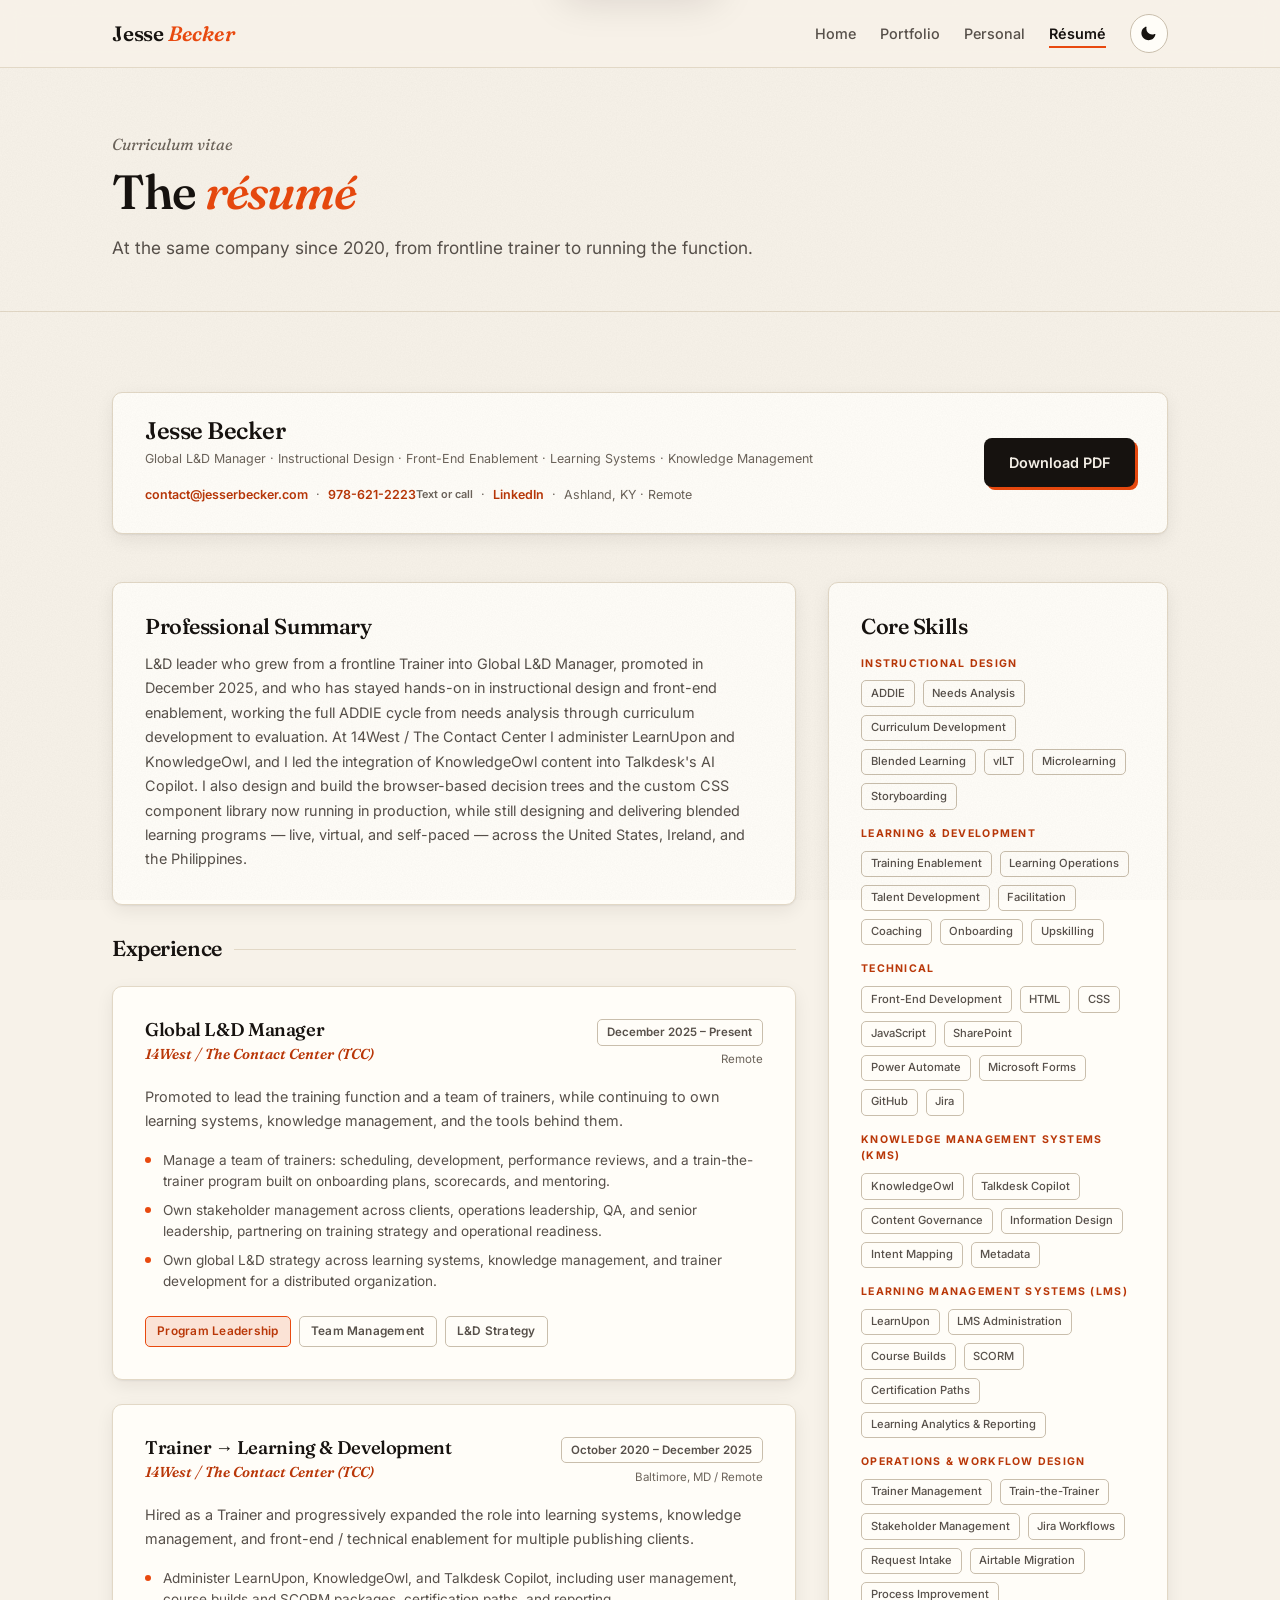
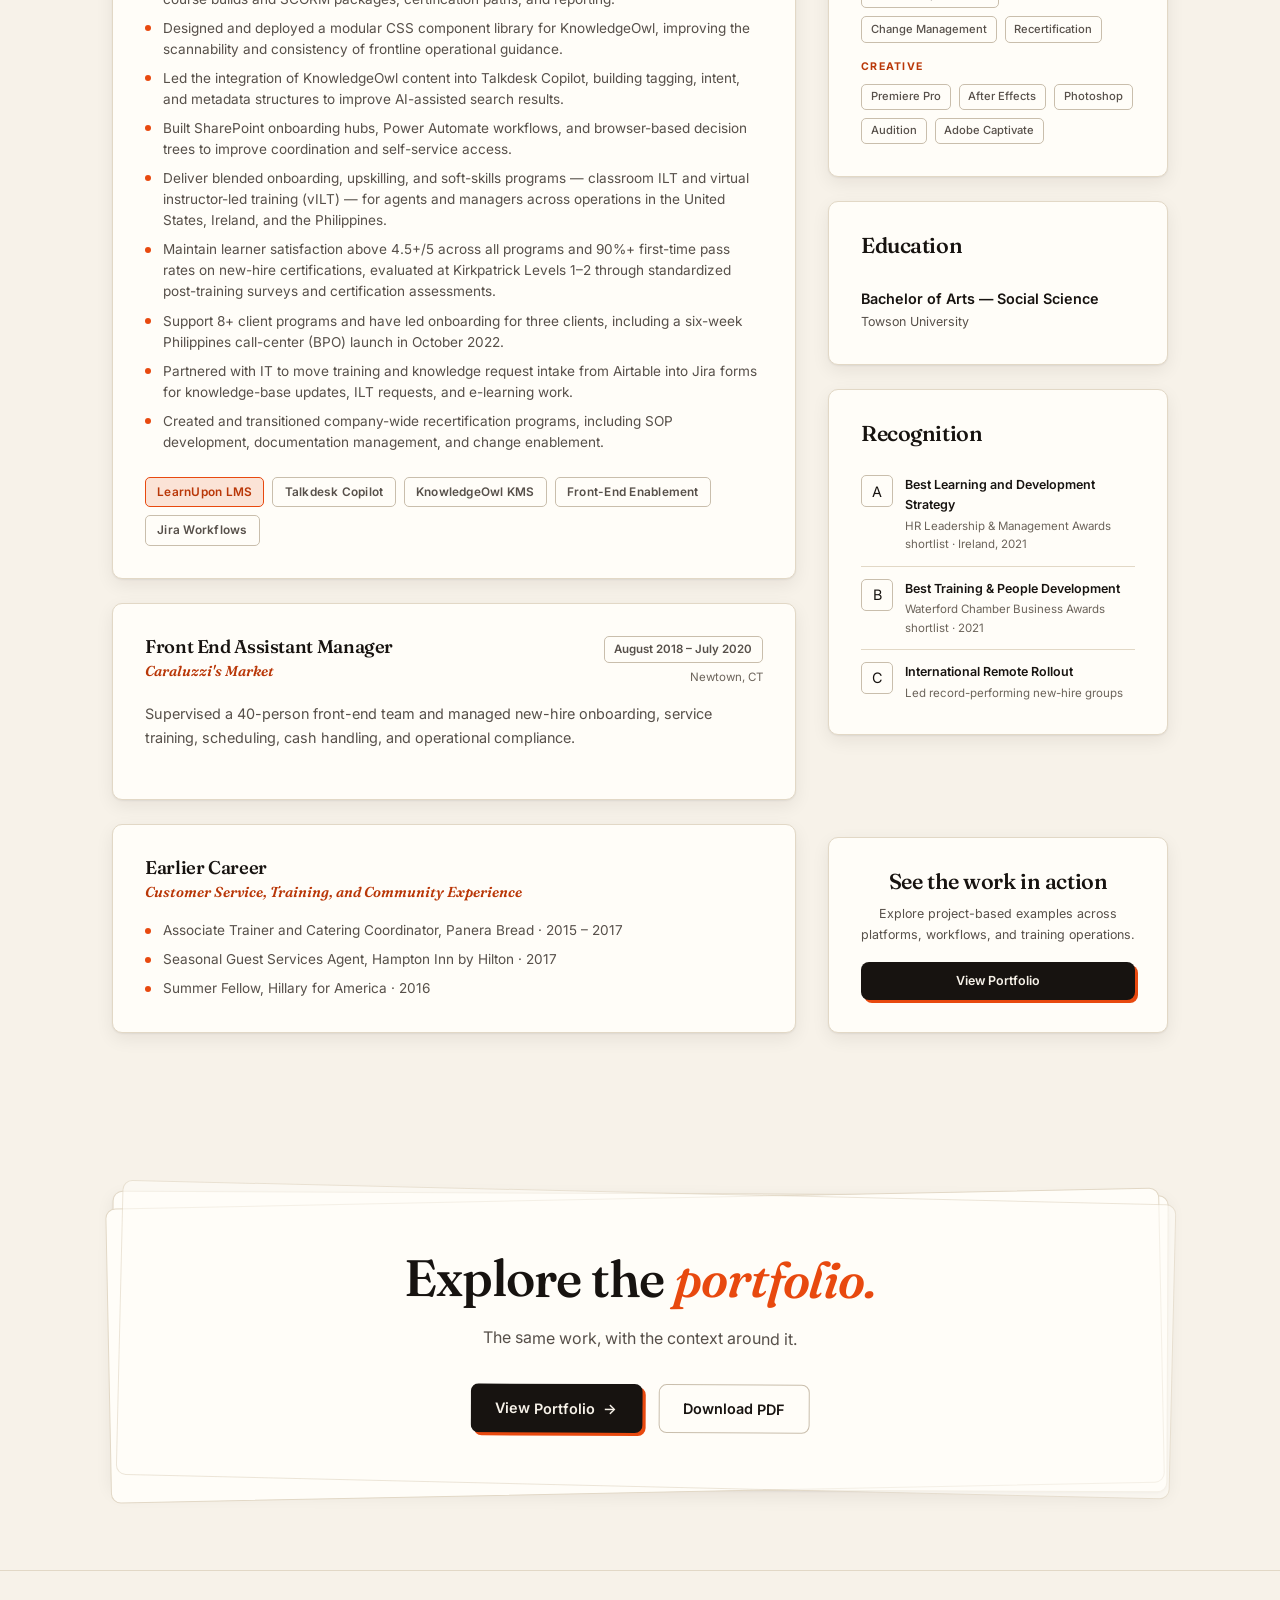
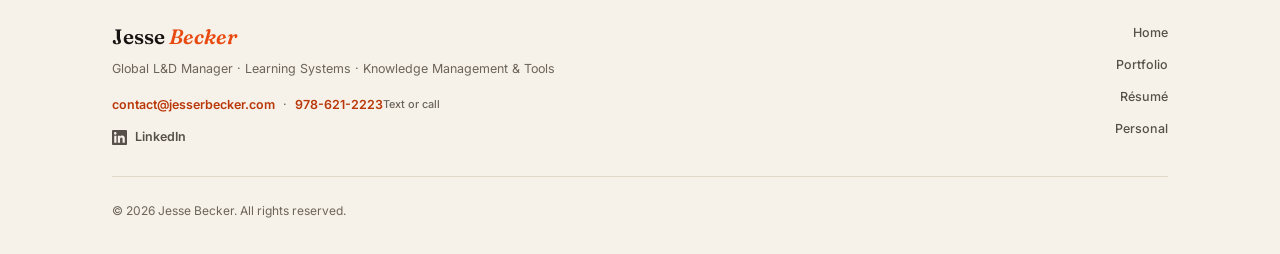
<file: resume.html>
<!DOCTYPE html>
<html lang="en">
<head>
  <meta charset="UTF-8">
  <meta name="viewport" content="width=device-width, initial-scale=1.0">
  <title>Global L&amp;D Manager R&eacute;sum&eacute; | Jesse Becker</title>
  <meta name="description" content="Resume of Jesse Becker, Global Learning and Development Manager specializing in instructional design (ADDIE), learning operations, blended learning, LMS administration and SCORM, knowledge management systems (KMS), and performance support.">
  <meta name="keywords" content="Learning and Development Manager resume, L&amp;D Manager, Training Operations, Knowledge Management, LMS Administration, KMS Administration, Instructional Design, ADDIE, SCORM, Blended Learning, vILT, Curriculum Development, Train-the-Trainer, Microlearning, Talent Development, Kirkpatrick, Enablement, Learning Systems, Performance Support, AI-assisted knowledge tools, KnowledgeOwl, LearnUpon, Talkdesk Copilot, HTML, CSS, JavaScript">
  <meta name="robots" content="index, follow">
  <link rel="canonical" href="https://jesserbecker.com/resume">
  <meta property="og:type" content="profile">
  <meta property="og:site_name" content="Jesse Becker">
  <meta property="og:title" content="R&eacute;sum&eacute; | Jesse Becker, Global L&amp;D Manager">
  <meta property="og:description" content="Global L&amp;D Manager specializing in instructional design, front-end enablement, learning systems, and knowledge management. Experience, skills, education, and recognition.">
  <meta property="og:url" content="https://jesserbecker.com/resume">
  <meta property="og:image" content="https://jesserbecker.com/images/headshot.jpg">
  <meta property="og:image:alt" content="Jesse Becker, Global Learning and Development Manager">
  <meta property="profile:first_name" content="Jesse">
  <meta property="profile:last_name" content="Becker">
  <meta name="twitter:card" content="summary">
  <meta name="twitter:title" content="R&eacute;sum&eacute; | Jesse Becker, Global L&amp;D Manager">
  <meta name="twitter:description" content="Global L&amp;D Manager specializing in instructional design, front-end enablement, learning systems, and knowledge management.">
  <meta name="twitter:image" content="https://jesserbecker.com/images/headshot.jpg">
  <meta name="twitter:image:alt" content="Jesse Becker, Global Learning and Development Manager">
  <meta name="theme-color" content="#F7F2E9" media="(prefers-color-scheme: light)">
  <meta name="theme-color" content="#171310" media="(prefers-color-scheme: dark)">

  <!-- Apply the saved theme before first paint so there is no flash. -->
  <script>(function(){try{var t=localStorage.getItem('theme');if(t==='dark'||(!t&&matchMedia('(prefers-color-scheme: dark)').matches))document.documentElement.setAttribute('data-theme','dark')}catch(e){}})();</script>

  <link rel="preconnect" href="https://fonts.googleapis.com">
  <link rel="preconnect" href="https://fonts.gstatic.com" crossorigin>
  <link href="https://fonts.googleapis.com/css2?family=Fraunces:ital,opsz,wght@0,9..144,400..700;1,9..144,400..700&amp;family=Inter:wght@400..700&amp;display=swap" rel="stylesheet">

  <link rel="stylesheet" href="css/tokens.css?v=20260806-3">
  <link rel="stylesheet" href="css/base.css?v=20260806-3">
  <link rel="stylesheet" href="css/components.css?v=20260806-3">
  <link rel="stylesheet" href="css/layout.css?v=20260806-3">
  <link rel="stylesheet" href="css/pages.css?v=20260806-3">
  <link rel="stylesheet" href="css/print.css?v=20260806-3" media="print">
  <link rel="icon" href="favicon.svg" type="image/svg+xml">
</head>
<body>
  <a class="skip-link" href="#main">Skip to content</a>

  <nav class="navbar">
    <div class="nav-inner">
      <a href="/" class="nav-logo">Jesse<em>&nbsp;Becker</em></a>
      <button class="nav-toggle" aria-label="Toggle menu" aria-expanded="false">
        <span></span><span></span><span></span>
      </button>
      <ul class="nav-links">
        <li><a href="/" class="nav-link">Home</a></li>
        <li><a href="/portfolio#projects" class="nav-link">Portfolio</a></li>
        <li><a href="/personal" class="nav-link">Personal</a></li>
        <li><a href="/resume" class="nav-link active" aria-current="page">R&eacute;sum&eacute;</a></li>
        <li class="nav-theme-item">
          <button class="theme-toggle" aria-label="Switch to dark theme" aria-pressed="false">
            <svg class="icon-moon" viewBox="0 0 24 24" aria-hidden="true" focusable="false"><path d="M21.64 13a1 1 0 0 0-1.05-.14 8.05 8.05 0 0 1-3.37.73 8.15 8.15 0 0 1-8.14-8.1 8.59 8.59 0 0 1 .25-2A1 1 0 0 0 8 2.36a10.14 10.14 0 1 0 14 11.69 1 1 0 0 0-.36-1.05z"/></svg>
            <svg class="icon-sun" viewBox="0 0 24 24" aria-hidden="true" focusable="false"><path d="M12 17a5 5 0 1 1 0-10 5 5 0 0 1 0 10zm0-2a3 3 0 1 0 0-6 3 3 0 0 0 0 6zM11 1h2v3h-2V1zm0 19h2v3h-2v-3zM3.5 4.9l1.4-1.4 2.1 2.1-1.4 1.4L3.5 4.9zm13.5 13.5l1.4-1.4 2.1 2.1-1.4 1.4-2.1-2.1zM19.1 3.5l1.4 1.4-2.1 2.1-1.4-1.4 2.1-2.1zM5.6 17l1.4 1.4-2.1 2.1-1.4-1.4L5.6 17zM1 11h3v2H1v-2zm19 0h3v2h-3v-2z"/></svg>
          </button>
        </li>
      </ul>
    </div>
  </nav>

  <header class="page-banner">
    <div class="container">
      <div class="page-banner-inner">
        <span class="page-banner-icon">Curriculum vitae</span>
        <h1>The <em>r&eacute;sum&eacute;</em></h1>
        <p>At the same company since 2020, from frontline trainer to running the function.</p>
      </div>
    </div>
  </header>

  <main id="main">
    <section class="section">
      <div class="container">
        <div class="resume-actions sheet">
          <div class="resume-actions-left">
            <h2>Jesse Becker</h2>
            <p>Global L&amp;D Manager &middot; Instructional Design &middot; Front-End Enablement &middot; Learning Systems &middot; Knowledge Management</p>
            <div class="resume-contact">
              <a href="mailto:contact@jesserbecker.com">contact@jesserbecker.com</a>
              <span aria-hidden="true">&middot;</span>
              <a href="tel:+19786212223">978-621-2223 <small>Text or call</small></a>
              <span aria-hidden="true">&middot;</span>
              <a href="https://www.linkedin.com/in/jesse-becker-830997100/" target="_blank" rel="noopener noreferrer">LinkedIn</a>
              <span aria-hidden="true">&middot;</span>
              <span>Ashland, KY &middot; Remote</span>
            </div>
          </div>
          <a href="jesse-becker-resume.pdf" download class="btn btn-primary">Download PDF</a>
        </div>

        <div class="resume-layout">
          <div class="resume-main">
            <div class="resume-summary sheet">
              <h3>Professional Summary</h3>
              <p>
                L&amp;D leader who grew from a frontline Trainer into Global L&amp;D Manager, promoted in
                December 2025, and who has stayed hands-on in instructional design and front-end
                enablement, working the full ADDIE cycle from needs analysis through curriculum
                development to evaluation. At 14West / The Contact Center I administer LearnUpon and
                KnowledgeOwl, and I led the integration of KnowledgeOwl content into Talkdesk's AI
                Copilot. I also design and build the browser-based decision trees and the custom CSS
                component library now running in production, while still designing and delivering
                blended learning programs &mdash; live, virtual, and self-paced &mdash; across the
                United States, Ireland, and the Philippines.
              </p>
            </div>

            <div class="resume-section-heading">
              <h2>Experience</h2>
              <span class="resume-section-line" aria-hidden="true"></span>
            </div>
            <div class="experience-list">
              <article class="experience-card sheet">
                <div class="experience-card-header">
                  <div>
                    <h3 class="experience-role">Global L&amp;D Manager</h3>
                    <div class="experience-company">14West / The Contact Center (TCC)</div>
                  </div>
                  <div class="experience-meta">
                    <span class="experience-date">December 2025 &ndash; Present</span>
                    <span class="experience-location">Remote</span>
                  </div>
                </div>
                <p class="experience-summary">Promoted to lead the training function and a team of trainers, while continuing to own learning systems, knowledge management, and the tools behind them.</p>
                <div class="experience-highlights">
                  <div class="experience-highlight">Manage a team of trainers: scheduling, development, performance reviews, and a train-the-trainer program built on onboarding plans, scorecards, and mentoring.</div>
                  <div class="experience-highlight">Own stakeholder management across clients, operations leadership, QA, and senior leadership, partnering on training strategy and operational readiness.</div>
                  <div class="experience-highlight">Own global L&amp;D strategy across learning systems, knowledge management, and trainer development for a distributed organization.</div>
                </div>
                <div class="tags"><span class="tag tag-accent">Program Leadership</span><span class="tag">Team Management</span><span class="tag">L&amp;D Strategy</span></div>
              </article>

              <article class="experience-card sheet">
                <div class="experience-card-header">
                  <div>
                    <h3 class="experience-role">Trainer &rarr; Learning &amp; Development</h3>
                    <div class="experience-company">14West / The Contact Center (TCC)</div>
                  </div>
                  <div class="experience-meta">
                    <span class="experience-date">October 2020 &ndash; December 2025</span>
                    <span class="experience-location">Baltimore, MD / Remote</span>
                  </div>
                </div>
                <p class="experience-summary">Hired as a Trainer and progressively expanded the role into learning systems, knowledge management, and front-end / technical enablement for multiple publishing clients.</p>
                <div class="experience-highlights">
                  <div class="experience-highlight">Administer LearnUpon, KnowledgeOwl, and Talkdesk Copilot, including user management, course builds and SCORM packages, certification paths, and reporting.</div>
                  <div class="experience-highlight">Designed and deployed a modular CSS component library for KnowledgeOwl, improving the scannability and consistency of frontline operational guidance.</div>
                  <div class="experience-highlight">Led the integration of KnowledgeOwl content into Talkdesk Copilot, building tagging, intent, and metadata structures to improve AI-assisted search results.</div>
                  <div class="experience-highlight">Built SharePoint onboarding hubs, Power Automate workflows, and browser-based decision trees to improve coordination and self-service access.</div>
                  <div class="experience-highlight">Deliver blended onboarding, upskilling, and soft-skills programs &mdash; classroom ILT and virtual instructor-led training (vILT) &mdash; for agents and managers across operations in the United States, Ireland, and the Philippines.</div>
                  <div class="experience-highlight">Maintain learner satisfaction above 4.5+/5 across all programs and 90%+ first-time pass rates on new-hire certifications, evaluated at Kirkpatrick Levels 1&ndash;2 through standardized post-training surveys and certification assessments.</div>
                  <div class="experience-highlight">Support 8+ client programs and have led onboarding for three clients, including a six-week Philippines call-center (BPO) launch in October 2022.</div>
                  <div class="experience-highlight">Partnered with IT to move training and knowledge request intake from Airtable into Jira forms for knowledge-base updates, ILT requests, and e-learning work.</div>
                  <div class="experience-highlight">Created and transitioned company-wide recertification programs, including SOP development, documentation management, and change enablement.</div>
                </div>
                <div class="tags"><span class="tag tag-accent">LearnUpon LMS</span><span class="tag">Talkdesk Copilot</span><span class="tag">KnowledgeOwl KMS</span><span class="tag">Front-End Enablement</span><span class="tag">Jira Workflows</span></div>
              </article>

              <article class="experience-card sheet">
                <div class="experience-card-header">
                  <div>
                    <h3 class="experience-role">Front End Assistant Manager</h3>
                    <div class="experience-company">Caraluzzi's Market</div>
                  </div>
                  <div class="experience-meta">
                    <span class="experience-date">August 2018 &ndash; July 2020</span>
                    <span class="experience-location">Newtown, CT</span>
                  </div>
                </div>
                <p class="experience-summary">Supervised a 40-person front-end team and managed new-hire onboarding, service training, scheduling, cash handling, and operational compliance.</p>
              </article>

              <article class="experience-card sheet">
                <div class="experience-card-header">
                  <div>
                    <h3 class="experience-role">Earlier Career</h3>
                    <div class="experience-company">Customer Service, Training, and Community Experience</div>
                  </div>
                </div>
                <div class="experience-highlights">
                  <div class="experience-highlight">Associate Trainer and Catering Coordinator, Panera Bread &middot; 2015 &ndash; 2017</div>
                  <div class="experience-highlight">Seasonal Guest Services Agent, Hampton Inn by Hilton &middot; 2017</div>
                  <div class="experience-highlight">Summer Fellow, Hillary for America &middot; 2016</div>
                </div>
              </article>
            </div>
          </div>

          <aside class="resume-sidebar">
            <div class="sidebar-card sheet">
              <h3>Core Skills</h3>
              <div class="sidebar-skill-group"><div class="sidebar-skill-label">Instructional Design</div><div class="sidebar-tags"><span class="sidebar-tag">ADDIE</span><span class="sidebar-tag">Needs Analysis</span><span class="sidebar-tag">Curriculum Development</span><span class="sidebar-tag">Blended Learning</span><span class="sidebar-tag">vILT</span><span class="sidebar-tag">Microlearning</span><span class="sidebar-tag">Storyboarding</span></div></div>
              <div class="sidebar-skill-group"><div class="sidebar-skill-label">Learning &amp; Development</div><div class="sidebar-tags"><span class="sidebar-tag">Training Enablement</span><span class="sidebar-tag">Learning Operations</span><span class="sidebar-tag">Talent Development</span><span class="sidebar-tag">Facilitation</span><span class="sidebar-tag">Coaching</span><span class="sidebar-tag">Onboarding</span><span class="sidebar-tag">Upskilling</span></div></div>
              <div class="sidebar-skill-group"><div class="sidebar-skill-label">Technical</div><div class="sidebar-tags"><span class="sidebar-tag">Front-End Development</span><span class="sidebar-tag">HTML</span><span class="sidebar-tag">CSS</span><span class="sidebar-tag">JavaScript</span><span class="sidebar-tag">SharePoint</span><span class="sidebar-tag">Power Automate</span><span class="sidebar-tag">Microsoft Forms</span><span class="sidebar-tag">GitHub</span><span class="sidebar-tag">Jira</span></div></div>
              <div class="sidebar-skill-group"><div class="sidebar-skill-label">Knowledge Management Systems (KMS)</div><div class="sidebar-tags"><span class="sidebar-tag">KnowledgeOwl</span><span class="sidebar-tag">Talkdesk Copilot</span><span class="sidebar-tag">Content Governance</span><span class="sidebar-tag">Information Design</span><span class="sidebar-tag">Intent Mapping</span><span class="sidebar-tag">Metadata</span></div></div>
              <div class="sidebar-skill-group"><div class="sidebar-skill-label">Learning Management Systems (LMS)</div><div class="sidebar-tags"><span class="sidebar-tag">LearnUpon</span><span class="sidebar-tag">LMS Administration</span><span class="sidebar-tag">Course Builds</span><span class="sidebar-tag">SCORM</span><span class="sidebar-tag">Certification Paths</span><span class="sidebar-tag">Learning Analytics &amp; Reporting</span></div></div>
              <div class="sidebar-skill-group"><div class="sidebar-skill-label">Operations &amp; Workflow Design</div><div class="sidebar-tags"><span class="sidebar-tag">Trainer Management</span><span class="sidebar-tag">Train-the-Trainer</span><span class="sidebar-tag">Stakeholder Management</span><span class="sidebar-tag">Jira Workflows</span><span class="sidebar-tag">Request Intake</span><span class="sidebar-tag">Airtable Migration</span><span class="sidebar-tag">Process Improvement</span><span class="sidebar-tag">Change Management</span><span class="sidebar-tag">Recertification</span></div></div>
              <div class="sidebar-skill-group"><div class="sidebar-skill-label">Creative</div><div class="sidebar-tags"><span class="sidebar-tag">Premiere Pro</span><span class="sidebar-tag">After Effects</span><span class="sidebar-tag">Photoshop</span><span class="sidebar-tag">Audition</span><span class="sidebar-tag">Adobe Captivate</span></div></div>
            </div>

            <div class="sidebar-card sheet">
              <h3>Education</h3>
              <div class="edu-entry"><div class="edu-degree">Bachelor of Arts &mdash; Social Science</div><div class="edu-school">Towson University</div></div>
            </div>

            <div class="sidebar-card sheet">
              <h3>Recognition</h3>
              <div class="cert-entry"><div class="cert-icon" aria-hidden="true">A</div><div><div class="cert-name">Best Learning and Development Strategy</div><div class="cert-org">HR Leadership &amp; Management Awards shortlist &middot; Ireland, 2021</div></div></div>
              <div class="cert-entry"><div class="cert-icon" aria-hidden="true">B</div><div><div class="cert-name">Best Training &amp; People Development</div><div class="cert-org">Waterford Chamber Business Awards shortlist &middot; 2021</div></div></div>
              <div class="cert-entry"><div class="cert-icon" aria-hidden="true">C</div><div><div class="cert-name">International Remote Rollout</div><div class="cert-org">Led record-performing new-hire groups</div></div></div>
            </div>

            <div class="sidebar-card sheet resume-sidebar-cta">
              <h3>See the work in action</h3>
              <p>Explore project-based examples across platforms, workflows, and training operations.</p>
              <a href="/portfolio#projects" class="btn btn-primary btn-sm">View Portfolio</a>
            </div>
          </aside>
        </div>
      </div>
    </section>

    <section class="cta-section">
      <div class="container">
        <div class="cta-sheet sheet stack">
          <h2>Explore the <em>portfolio.</em></h2>
          <p>The same work, with the context around it.</p>
          <div class="hero-actions">
            <a href="/portfolio#projects" class="btn btn-primary">View Portfolio <span class="arrow" aria-hidden="true">&rarr;</span></a>
            <a href="jesse-becker-resume.pdf" download class="btn btn-ghost">Download PDF</a>
          </div>
        </div>
      </div>
    </section>
  </main>

  <footer class="site-footer">
    <div class="container footer-inner">
      <div>
        <p class="footer-brand">Jesse<em>&nbsp;Becker</em></p>
        <p class="footer-tag">Global L&amp;D Manager &middot; Learning Systems &middot; Knowledge Management &amp; Tools</p>
        <div class="footer-contact" aria-label="Contact Jesse Becker">
          <a href="mailto:contact@jesserbecker.com">contact@jesserbecker.com</a>
          <span aria-hidden="true">&middot;</span>
          <a href="tel:+19786212223">978-621-2223 <small>Text or call</small></a>
        </div>
        <div class="footer-social">
          <a href="https://www.linkedin.com/in/jesse-becker-830997100/" target="_blank" rel="noopener noreferrer" aria-label="Jesse Becker on LinkedIn">
            <svg viewBox="0 0 24 24" aria-hidden="true" focusable="false"><path d="M20.45 20.45h-3.56v-5.57c0-1.33-.03-3.04-1.85-3.04-1.85 0-2.14 1.45-2.14 2.94v5.67H9.34V9h3.42v1.56h.05c.48-.9 1.64-1.85 3.37-1.85 3.6 0 4.27 2.37 4.27 5.45v6.29zM5.34 7.43a2.07 2.07 0 1 1 0-4.13 2.07 2.07 0 0 1 0 4.13zm1.78 13.02H3.55V9h3.57v11.45zM22.22 0H1.77C.79 0 0 .77 0 1.73v20.54C0 23.23.79 24 1.77 24h20.45c.98 0 1.78-.77 1.78-1.73V1.73C24 .77 23.2 0 22.22 0z"/></svg>
            LinkedIn
          </a>
        </div>
      </div>
      <nav class="footer-nav" aria-label="Footer">
        <a href="/" class="footer-link">Home</a>
        <a href="/portfolio#projects" class="footer-link">Portfolio</a>
        <a href="/resume" class="footer-link">R&eacute;sum&eacute;</a>
        <a href="/personal" class="footer-link">Personal</a>
      </nav>
      <p class="footer-base">&copy; <span class="year"></span> Jesse Becker. All rights reserved.</p>
    </div>
  </footer>

  <script src="site.js?v=20260806-3"></script>
  <script>
    initReveal({
      singles: ['.resume-actions', '.resume-summary'],
      items: [
        { sel: '.experience-card', step: 0.07 },
        { sel: '.sidebar-card', step: 0.07 }
      ]
    });
  </script>
</body>
</html>
</file>
<file: css/tokens.css>
/* ==========================================================
   Jesse Becker - Personal Site  |  tokens.css
   Design tokens only. No selectors beyond :root / [data-theme].
   Every other stylesheet reads from here - never hardcode a
   colour, spacing step, radius, or easing curve downstream.
   ========================================================== */

:root {
  color-scheme: light;

  /* -- Paper & ink surfaces -------------------------------- */
  --bg:             #F7F2E9;
  --surface:        #FFFDF8;
  --surface-sunken: #EFE8DA;

  /* -- Text ------------------------------------------------ */
  --ink:       #171310;
  --ink-soft:  #57504A;
  --ink-faint: #6C645B;   /* >=4.5:1 on every paper surface, incl. --surface-sunken; captions run to 12px */

  /* -- Accent (vermilion) ---------------------------------- */
  /* --accent for large/display text and non-text marks.
     --accent-deep for accent text below ~1.2rem: 5.2:1 on
     paper and >=4.5:1 on --accent-tint and --surface-sunken. */
  --accent:      #E8490F;
  --accent-deep: #B93708;
  --accent-tint: #FBE3D6;
  --tape:        rgba(232, 73, 15, .16);

  /* Text sitting on an accent fill. White only reaches ~3.1:1 on
     this vermilion, so filled marks take dark ink instead. The
     dark theme's accent is lighter still, so this holds there. */
  --on-accent: #1A120C;

  /* -- Lines ----------------------------------------------- */
  --hairline:        #E2D8C6;
  --hairline-strong: #C9BEAC;

  /* -- Elevation ------------------------------------------- */
  --shadow-sheet: 0 1px 2px rgba(23,19,16,.06), 0 6px 18px rgba(23,19,16,.07);
  --shadow-lift:  0 2px 4px rgba(23,19,16,.07), 0 16px 40px rgba(23,19,16,.13);
  --shadow-float: 0 8px 20px rgba(23,19,16,.18), 0 32px 64px rgba(23,19,16,.24);

  /* -- Grain overlay --------------------------------------- */
  --grain-opacity: .05;
  --grain-invert:  0;

  /* -- Printed-object surfaces ----------------------------- */
  /* The polaroid is a physical white-framed print, not a panel, so
     it keeps its paper colour in both themes rather than turning
     into a dark card. Its caption ink is paired to it. */
  --polaroid-bg:  var(--surface);
  --polaroid-ink: var(--ink-soft);

  /* -- Decorative ghost marks ------------------------------ */
  /* Multiplier for the oversized watermark glyphs and phase
     numerals. A fixed opacity that whispers on cream shouts on
     near-black, because the jump from dark paper to vermilion is
     a much larger step than from light paper. */
  --ghost-damp: 1;

  /* -- Spacing scale --------------------------------------- */
  --sp-1:  .25rem;
  --sp-2:  .5rem;
  --sp-3:  .75rem;
  --sp-4:  1rem;
  --sp-5:  1.5rem;
  --sp-6:  2rem;
  --sp-8:  3rem;
  --sp-10: 4rem;
  --sp-12: 5rem;

  /* -- Type scale ------------------------------------------ */
  --font-display: 'Fraunces', Georgia, 'Times New Roman', serif;
  --font-body:    'Inter', system-ui, -apple-system, 'Segoe UI', sans-serif;

  --fs-xs:     .78rem;
  --fs-sm:     .9rem;
  --fs-base:   1rem;
  --fs-md:     1.08rem;
  --fs-h3:     1.35rem;
  --fs-h2:     clamp(1.7rem, 3.4vw, 2.4rem);
  --fs-h1:     clamp(2.9rem, 6.8vw, 4.8rem);
  --fs-banner: clamp(2rem, 4.5vw, 3rem);

  /* -- Radii ----------------------------------------------- */
  /* Shape carries meaning here: rectangles for controls and
     chips, --r-lg for paper sheets, pills only for the stamp. */
  --r-sm:   5px;
  --r-md:   8px;
  --r-lg:   10px;
  --r-full: 999px;

  /* -- Motion ---------------------------------------------- */
  --ease-out:    cubic-bezier(.2, .7, .2, 1);
  --ease-spring: cubic-bezier(.34, 1.45, .5, 1);
  --dur-fast:    .2s;
  --dur-mid:     .3s;
  --dur-slow:    .6s;

  /* -- Layout ---------------------------------------------- */
  --nav-h:       4.25rem;
  --container-w: 1120px;
}

[data-theme="dark"] {
  color-scheme: dark;

  --bg:             #171310;
  --surface:        #221D18;
  --surface-sunken: #110E0B;

  --ink:       #F3EDE3;
  --ink-soft:  #BFB4A6;
  --ink-faint: #9A9188;   /* 5.4:1 on the dark --surface */

  /* On dark paper the lighter vermilion clears contrast on its
     own, so --accent-deep brightens rather than darkens. */
  --accent:      #FF5A1F;
  --accent-deep: #FF7A47;
  --accent-tint: #3A2318;
  --tape:        rgba(255, 90, 31, .22);

  --hairline:        #342D24;
  --hairline-strong: #4C4133;

  --shadow-sheet: 0 1px 2px rgba(0,0,0,.35), 0 6px 18px rgba(0,0,0,.35);
  --shadow-lift:  0 2px 4px rgba(0,0,0,.4),  0 16px 40px rgba(0,0,0,.55);
  --shadow-float: 0 8px 20px rgba(0,0,0,.5),  0 32px 64px rgba(0,0,0,.6);

  --grain-opacity: .07;
  --grain-invert:  1;

  /* Warm paper stock rather than pure white, so the print reads as
     an object in the dark hero instead of a lit panel. */
  --polaroid-bg:  #ECE4D6;
  --polaroid-ink: #6B6259;

  --ghost-damp: .55;
}
</file>
<file: css/base.css>
/* ==========================================================
   Jesse Becker - Personal Site  |  base.css
   Reset, document typography, layout primitives, the paper
   grain overlay, and the accessibility layer.
   Depends on: tokens.css
   ========================================================== */

*, *::before, *::after { box-sizing: border-box; margin: 0; padding: 0; }

html {
  scroll-behavior: smooth;
  -webkit-font-smoothing: antialiased;
  -moz-osx-font-smoothing: grayscale;
}

body {
  font-family: var(--font-body);
  font-size: var(--fs-base);
  line-height: 1.6;
  background: var(--bg);
  color: var(--ink);
  min-height: 100vh;
  overflow-x: hidden;
  transition: background var(--dur-mid) var(--ease-out),
              color var(--dur-mid) var(--ease-out);
}

/* Paper grain. Fixed overlay above the page, below dialogs.
   Replaces the old blurred-orb background entirely. */
body::after {
  content: "";
  position: fixed;
  inset: 0;
  z-index: 90;
  pointer-events: none;
  opacity: var(--grain-opacity);
  filter: invert(var(--grain-invert));
  background-image: url("data:image/svg+xml;utf8,<svg xmlns='http://www.w3.org/2000/svg' width='220' height='220'><filter id='n'><feTurbulence type='fractalNoise' baseFrequency='0.8' numOctaves='2' stitchTiles='stitch'/><feColorMatrix values='0 0 0 0 0  0 0 0 0 0  0 0 0 0 0  0 0 0 0.55 0'/></filter><rect width='220' height='220' filter='url(%23n)'/></svg>");
}

a { color: inherit; text-decoration: none; }
ul, ol { list-style: none; }
img { max-width: 100%; display: block; }
button { font: inherit; color: inherit; background: none; border: none; cursor: pointer; }

h1, h2, h3, h4 {
  font-family: var(--font-display);
  font-weight: 560;
  line-height: 1.15;
  letter-spacing: -.02em;
  color: var(--ink);
}

p { color: var(--ink-soft); line-height: 1.7; }

::selection { background: var(--accent); color: var(--on-accent); }

/* -- Layout primitives ------------------------------------- */

.container {
  position: relative;
  z-index: 1;
  max-width: var(--container-w);
  margin: 0 auto;
  padding: 0 var(--sp-6);
}

.section { padding: var(--sp-12) 0; }
.section-alt { background: var(--surface-sunken); }

/* Anchor targets clear the sticky navbar */
#projects,
#main,
.project-card[id] {
  scroll-margin-top: calc(var(--nav-h) + var(--sp-4));
}

/* -- Section headings -------------------------------------- */

.section-head {
  display: flex;
  align-items: center;
  gap: var(--sp-5);
  margin-bottom: var(--sp-8);
}

.section-num {
  flex-shrink: 0;
  font-family: var(--font-display);
  font-style: italic;
  font-size: 1.05rem;
  color: var(--accent-deep);
}

.section-title {
  font-family: var(--font-display);
  font-size: var(--fs-h2);
  font-weight: 560;
  letter-spacing: -.02em;
}

.section-rule { flex: 1; height: 1px; background: var(--hairline); }

.section-subtitle {
  max-width: 60ch;
  font-size: var(--fs-base);
  color: var(--ink-soft);
}

/* When a subtitle follows the rule, it needs breathing room
   above the content it introduces. */
.section-head + .section-subtitle { margin: calc(var(--sp-8) * -1 + var(--sp-2)) 0 var(--sp-8); }

.section-note {
  max-width: 60ch;
  margin-top: var(--sp-4);
  font-size: var(--fs-xs);
  font-style: italic;
  color: var(--ink-faint);
}

/* Centred variant, used where a section header sits alone */
.section-header { margin-bottom: var(--sp-8); }
.section-header .section-subtitle { margin-inline: 0; }

.section-label {
  display: flex;
  align-items: center;
  gap: var(--sp-3);
  margin-bottom: var(--sp-3);
  font-size: var(--fs-xs);
  font-weight: 600;
  letter-spacing: .18em;
  text-transform: uppercase;
  color: var(--accent-deep);
}

.section-label::before {
  content: "";
  width: 2.5rem;
  height: 1px;
  background: var(--accent);
}

/* -- Utilities --------------------------------------------- */

.u-serif { font-family: var(--font-display); }
.u-italic { font-style: italic; }
.u-accent { color: var(--accent-deep); }

.visually-hidden {
  position: absolute;
  width: 1px; height: 1px;
  margin: -1px; padding: 0;
  overflow: hidden;
  clip-path: inset(50%);
  white-space: nowrap;
  border: 0;
}

/* ==========================================================
   Accessibility
   ========================================================== */

.skip-link {
  position: fixed;
  top: var(--sp-2);
  left: 50%;
  z-index: 300;
  transform: translateX(-50%) translateY(-150%);
  padding: var(--sp-3) var(--sp-5);
  border-radius: var(--r-md);
  background: var(--ink);
  color: var(--bg);
  font-size: var(--fs-sm);
  font-weight: 600;
  box-shadow: var(--shadow-lift);
  transition: transform var(--dur-fast) var(--ease-out);
}

.skip-link:focus { transform: translateX(-50%) translateY(0); }

a:focus-visible,
button:focus-visible,
[tabindex]:focus-visible {
  outline: 2px solid var(--accent);
  outline-offset: 3px;
  border-radius: var(--r-sm);
}

/* ==========================================================
   Reduced motion
   Strips the decorative layer: grain, paper stacks, page tilt,
   entrance animations, and smooth scrolling.
   ========================================================== */

@media (prefers-reduced-motion: reduce) {
  html { scroll-behavior: auto; }

  *, *::before, *::after {
    animation-duration: .001ms !important;
    animation-iteration-count: 1 !important;
    transition-duration: .001ms !important;
    scroll-behavior: auto !important;
  }

  body::after { display: none; }

  .stack::before,
  .stack::after { display: none; }

  .reveal { opacity: 1 !important; transform: none !important; }
}
</file>
<file: css/components.css>
/* ==========================================================
   Jesse Becker - Personal Site  |  components.css
   The reusable vocabulary: paper sheets, tape, buttons, chips,
   badges, ledger rows, and the scroll-reveal states.
   Depends on: tokens.css, base.css
   ========================================================== */

/* ==========================================================
   Paper
   .sheet  - a single sheet of paper (replaces all glass cards)
   .stack  - two more sheets fanned out behind it
   .tape   - a strip of tape holding something down
   .fold   - a turned-up corner
   ========================================================== */

.sheet {
  background: var(--surface);
  border: 1px solid var(--hairline);
  border-radius: var(--r-lg);
  box-shadow: var(--shadow-sheet);
}

.stack { position: relative; z-index: 0; }

.stack::before,
.stack::after {
  content: "";
  position: absolute;
  inset: 0;
  z-index: -1;
  background: var(--surface);
  border: 1px solid var(--hairline);
  border-radius: inherit;
  transition: transform var(--dur-mid) var(--ease-spring);
}

.stack::before { transform: rotate(-1.4deg) translate(-5px, 4px); }
.stack::after  { transform: rotate(1.1deg) translate(6px, -2px); opacity: .65; }

.stack:hover::before { transform: rotate(-2.2deg) translate(-8px, 6px); }
.stack:hover::after  { transform: rotate(1.9deg) translate(9px, -4px); }

.tape {
  position: absolute;
  z-index: 3;
  width: 5.2rem;
  height: 1.5rem;
  background: var(--tape);
  border-left: 2px dashed rgba(255,255,255,.35);
  border-right: 2px dashed rgba(255,255,255,.35);
  box-shadow: 0 1px 2px rgba(23,19,16,.08);
}

.fold {
  position: absolute;
  top: 0;
  right: 0;
  width: 30px;
  height: 30px;
  background: linear-gradient(225deg, var(--bg) 0 49%, var(--accent-tint) 50% 100%);
  border-top-right-radius: var(--r-lg);
  border-bottom-left-radius: var(--r-md);
  box-shadow: -2px 2px 3px rgba(23,19,16,.07);
}

/* ==========================================================
   Buttons
   ========================================================== */

.btn {
  display: inline-flex;
  align-items: center;
  gap: var(--sp-2);
  padding: var(--sp-3) var(--sp-5);
  border: 1px solid transparent;
  border-radius: var(--r-md);
  font-size: var(--fs-sm);
  font-weight: 600;
  text-decoration: none;
  cursor: pointer;
  transition: transform var(--dur-mid) var(--ease-spring),
              box-shadow var(--dur-mid) var(--ease-out),
              background var(--dur-fast) var(--ease-out),
              color var(--dur-fast) var(--ease-out),
              border-color var(--dur-fast) var(--ease-out);
}

.btn-primary {
  background: var(--ink);
  color: var(--bg);
  box-shadow: 3px 3px 0 var(--accent);
}

/* The fill deliberately stays ink on hover. Filling with accent
   put an accent shadow behind an accent button, so the offset
   dissolved into the fill. The lift and the deeper shadow are
   the feedback; the shadow needs the ink fill to read against. */
.btn-primary:hover {
  transform: translate(-3px, -3px);
  box-shadow: 7px 7px 0 var(--accent);
}

.btn-primary:active {
  transform: translate(1px, 1px);
  box-shadow: 2px 2px 0 var(--accent);
}

.btn-ghost {
  background: var(--surface);
  border-color: var(--hairline-strong);
  color: var(--ink);
}

.btn-ghost:hover {
  transform: translate(-1px, -2px);
  border-color: var(--accent);
  color: var(--accent-deep);
}

.btn-sm { padding: var(--sp-2) var(--sp-4); font-size: var(--fs-xs); }

.btn .arrow { transition: transform var(--dur-fast) var(--ease-out); }
.btn:hover .arrow { transform: translateX(4px); }

/* ==========================================================
   Back to top
   Injected by site.js rather than sitting in all eight pages,
   since it is a JavaScript-only affordance anyway.

   Sits above the grain overlay (z 90) but below the navbar
   (z 100) and the lightbox (z 300), so an open dialog covers it.
   Hidden state uses visibility, not just opacity, so the button
   leaves the tab order when it is off screen.
   ========================================================== */

/* Glass rather than the hard offset shadow the buttons use: this
   floats over the content instead of sitting in the layout, so it
   should read as part of the chrome, like the navbar. */
.to-top {
  position: fixed;
  right: var(--sp-5);
  bottom: var(--sp-5);
  z-index: 95;
  display: grid;
  place-items: center;
  width: 2.9rem;
  height: 2.9rem;
  border: 1px solid var(--hairline);
  border-radius: var(--r-md);
  background: color-mix(in srgb, var(--surface) 62%, transparent);
  backdrop-filter: blur(12px) saturate(1.3);
  -webkit-backdrop-filter: blur(12px) saturate(1.3);
  color: var(--ink-soft);
  box-shadow: var(--shadow-sheet);
  opacity: 0;
  visibility: hidden;
  transform: translateY(10px);
  transition: opacity var(--dur-mid) var(--ease-out),
              transform var(--dur-mid) var(--ease-spring),
              visibility var(--dur-mid),
              box-shadow var(--dur-mid) var(--ease-out),
              background var(--dur-fast) var(--ease-out),
              border-color var(--dur-fast) var(--ease-out),
              color var(--dur-fast) var(--ease-out);
}

.to-top.is-visible { opacity: 1; visibility: visible; transform: none; }

.to-top:hover {
  transform: translateY(-2px);
  background: color-mix(in srgb, var(--surface) 88%, transparent);
  border-color: var(--accent);
  color: var(--accent-deep);
  box-shadow: var(--shadow-lift);
}

.to-top:active { transform: translateY(0); box-shadow: var(--shadow-sheet); }

.to-top svg { width: 1.05rem; height: 1.05rem; fill: currentColor; }

@media (max-width: 480px) {
  .to-top { right: var(--sp-4); bottom: var(--sp-4); width: 2.6rem; height: 2.6rem; }
}

/* ==========================================================
   Chips, tags, badges
   Rectangles, not pills - shape stays available for emphasis.
   ========================================================== */

.tags { display: flex; flex-wrap: wrap; gap: var(--sp-2); }

.tag {
  display: inline-block;
  padding: .3rem .7rem;
  border: 1px solid var(--hairline-strong);
  border-radius: var(--r-sm);
  background: var(--surface);
  color: var(--ink-soft);
  font-size: .74rem;
  font-weight: 600;
  letter-spacing: .02em;
}

.tag-accent {
  border-color: var(--accent);
  background: var(--accent-tint);
  color: var(--accent-deep);
}

.badge {
  display: inline-flex;
  align-items: center;
  gap: var(--sp-2);
  padding: .25rem .65rem;
  border: 1px solid var(--hairline-strong);
  border-radius: var(--r-sm);
  background: var(--surface-sunken);
  color: var(--ink-soft);
  font-size: .68rem;
  font-weight: 700;
  letter-spacing: .1em;
  line-height: 1.3;
  text-transform: uppercase;
  white-space: nowrap;
}

.badge-accent {
  border-color: var(--accent);
  background: var(--accent-tint);
  color: var(--accent-deep);
}

.badge-deep-dive::before {
  content: "";
  width: 5px;
  height: 5px;
  border-radius: 50%;
  background: var(--accent);
}

/* The kicker above a card or section title */
.kicker {
  font-size: .75rem;
  font-weight: 700;
  letter-spacing: .16em;
  text-transform: uppercase;
  color: var(--accent-deep);
}

/* Pill is reserved for this one mark: the location stamp */
.stamp {
  display: inline-block;
  padding: var(--sp-2) var(--sp-4);
  border-radius: var(--r-full);
  background: var(--accent);
  color: var(--on-accent);
  font-family: var(--font-display);
  font-style: italic;
  font-size: var(--fs-sm);
  font-weight: 600;
  box-shadow: var(--shadow-sheet);
}

/* ==========================================================
   Ledger rows
   Hairline-separated list rows that replace the uniform card
   grid for expertise / skills. Hover lifts a row onto paper.
   ========================================================== */

.ledger { margin-top: var(--sp-2); }

/* Rows carry different numbers of tag chips, so they wrap to
   different heights and the list reads as ragged. Sizing the
   implicit rows at 1fr makes every row match the tallest, and
   it re-measures itself if the tag lists change.

   Only above the stacking breakpoint: once the name and tags
   sit on separate lines the raggedness stops reading as uneven,
   and equalising would just pad every short row out to the
   tallest one, adding a few hundred pixels of dead scroll. */
@media (min-width: 821px) {
  .ledger {
    display: grid;
    grid-auto-rows: 1fr;
  }
}

.ledger-row {
  display: grid;
  grid-template-columns: 3.2rem minmax(11rem, .8fr) minmax(0, 1.6fr);
  gap: var(--sp-5);
  align-items: center;
  padding: var(--sp-5) var(--sp-4);
  border-top: 1px solid var(--hairline);
  transition: background var(--dur-fast) var(--ease-out),
              padding-left var(--dur-mid) var(--ease-spring),
              border-radius var(--dur-fast) var(--ease-out),
              box-shadow var(--dur-fast) var(--ease-out);
}

.ledger-row:last-child { border-bottom: 1px solid var(--hairline); }

.ledger-row:hover {
  padding-left: var(--sp-5);
  border-radius: var(--r-lg);
  background: var(--surface);
  box-shadow: var(--shadow-sheet);
}

/* Separators are drawn as each row's own border-top, so the rule
   sitting against a hovered row's bottom edge belongs to the row
   below it. Both that one and the hovered row's own top rule have
   to go, or they cut straight across the rounded corners. */
.ledger-row:hover,
.ledger-row:hover + .ledger-row { border-top-color: transparent; }
.ledger-row:last-child:hover { border-bottom-color: transparent; }

.ledger-idx {
  font-family: var(--font-display);
  font-style: italic;
  font-size: var(--fs-base);
  color: var(--ink-faint);
}

.ledger-name {
  font-family: var(--font-display);
  font-size: var(--fs-h3);
  font-weight: 560;
  transition: color var(--dur-fast) var(--ease-out);
}

.ledger-row:hover .ledger-name { color: var(--accent-deep); }

.ledger-tags {
  display: flex;
  flex-wrap: wrap;
  gap: var(--sp-2);
  justify-content: flex-end;
}

.ledger-row:hover .tag { border-color: var(--accent); color: var(--ink); }

/* These tags are the only thing on the site that runs hard against the
   container's right edge, so they are the only thing the fixed .to-top
   button can cover. Once the viewport is narrow enough for the button to
   reach into the container, keep a lane clear for it. Above that width
   the container's own margin is already wider than the button. */
@media (max-width: 1224px) {
  .ledger-tags { padding-right: 3.5rem; }
}

@media (max-width: 820px) {
  .ledger-row { grid-template-columns: 2rem 1fr; }
  .ledger-tags { grid-column: 2; justify-content: flex-start; }
}

/* ==========================================================
   Work cards
   A lead card and supporting cards, differentiated by size,
   tilt, and ornament rather than all being the same card.
   ========================================================== */

.work-grid {
  display: grid;
  grid-template-columns: 1.15fr .85fr;
  gap: var(--sp-6);
  align-items: stretch;
}

/* One lead card beside a stacked pair of supporting cards */
.work-grid--three { grid-template-rows: auto auto; }
.work-grid--three > .work-card--lead { grid-row: 1 / span 2; }

.work-card {
  display: flex;
  flex-direction: column;
  position: relative;
  padding: var(--sp-6);
  transition: transform var(--dur-mid) var(--ease-spring),
              box-shadow var(--dur-mid) var(--ease-out);
}

.work-card--lead  { transform: rotate(-.4deg) translateY(1.25rem); }
.work-card--minor { transform: rotate(.5deg); }

.work-card:hover { box-shadow: var(--shadow-lift); }
.work-card--lead:hover  { transform: rotate(0deg) translateY(calc(1.25rem - 5px)); }
.work-card--minor:hover { transform: rotate(0deg) translateY(-5px); }

.work-card h3 {
  margin-bottom: var(--sp-3);
  font-size: 1.55rem;
  line-height: 1.2;
  letter-spacing: -.015em;
}

/* Only the body copy absorbs the slack - the kicker must not,
   or the lead card's title floats away from it. */
.work-card > p:not(.kicker) { flex: 1; font-size: .97rem; color: var(--ink-soft); }
.work-card .kicker { flex: 0 0 auto; margin-bottom: var(--sp-4); }

/* The lead card spans both rows, so it is taller than its content no
   matter what it says. Letting the body copy swallow all that slack
   opened a visible hole between the paragraph and the tags; centring
   the block spreads the same space above and below instead, which
   reads as a generous featured card rather than an unfinished one. */
.work-card--lead { justify-content: center; }
.work-card--lead > p:not(.kicker) { flex: 0 1 auto; }

/* Oversized display glyph, low opacity, bleeding off the corner */
.work-glyph {
  position: absolute;
  top: -1.8rem;
  right: .5rem;
  font-family: var(--font-display);
  font-style: italic;
  font-weight: 600;
  font-size: 6.5rem;
  line-height: 1;
  color: var(--accent);
  opacity: calc(.1 * var(--ghost-damp));
  pointer-events: none;
  user-select: none;
}

.card-link {
  align-self: flex-start;
  margin-top: var(--sp-5);
  padding-bottom: 2px;
  display: inline-flex;
  align-items: center;
  gap: .45rem;
  border-bottom: 2px solid var(--accent);
  color: var(--ink);
  font-size: var(--fs-sm);
  font-weight: 600;
  transition: color var(--dur-fast) var(--ease-out),
              gap var(--dur-mid) var(--ease-spring);
}

.card-link:hover { color: var(--accent-deep); gap: .85rem; }

.work-card .tags { margin-top: var(--sp-4); }

@media (max-width: 820px) {
  .work-grid,
  .work-grid--three { grid-template-columns: 1fr; }
  .work-grid--three > .work-card--lead { grid-row: auto; }
  .work-card--lead { transform: rotate(-.4deg); }
}

/* ==========================================================
   Scroll reveal
   site.js adds .reveal, then .is-visible when in view.
   Cards that sit at a resting tilt settle into it.
   ========================================================== */

.reveal {
  opacity: 0;
  transform: translateY(18px);
  transition: opacity var(--dur-slow) var(--ease-out),
              transform var(--dur-slow) var(--ease-out);
}

.reveal.is-visible { opacity: 1; transform: none; }

.work-card.reveal {
  transition: opacity var(--dur-slow) var(--ease-out),
              transform .45s var(--ease-spring),
              box-shadow var(--dur-mid) var(--ease-out);
}

.work-card--lead.reveal  { transform: rotate(-1.6deg) translateY(2.5rem); }
.work-card--minor.reveal { transform: rotate(1.6deg) translateY(1.5rem); }

.work-card--lead.reveal.is-visible  { transform: rotate(-.4deg) translateY(1.25rem); }
.work-card--minor.reveal.is-visible { transform: rotate(.5deg); }

@media (max-width: 820px) {
  .work-card--lead.reveal.is-visible { transform: rotate(-.4deg); }
}
</file>
<file: css/layout.css>
/* ==========================================================
   Jesse Becker - Personal Site  |  layout.css
   Page furniture shared by every page: navbar (+ theme
   toggle), hero, inner-page banner, CTA, footer.
   Depends on: tokens.css, base.css, components.css
   ========================================================== */

/* ==========================================================
   Navbar
   ========================================================== */

.navbar {
  position: sticky;
  top: 0;
  z-index: 100;
  height: var(--nav-h);
  background: color-mix(in srgb, var(--bg) 88%, transparent);
  backdrop-filter: blur(10px);
  -webkit-backdrop-filter: blur(10px);
  border-bottom: 1px solid var(--hairline);
}

.nav-inner {
  max-width: var(--container-w);
  height: 100%;
  margin: 0 auto;
  padding: 0 var(--sp-6);
  display: flex;
  align-items: center;
  justify-content: space-between;
  gap: var(--sp-4);
}

.nav-logo {
  flex-shrink: 0;
  font-family: var(--font-display);
  font-size: 1.3rem;
  font-weight: 600;
  letter-spacing: -.01em;
  color: var(--ink);
}

.nav-logo em { font-style: italic; color: var(--accent); }

.nav-links {
  display: flex;
  align-items: center;
  gap: var(--sp-5);
}

.nav-link {
  position: relative;
  padding: var(--sp-1) 0;
  font-size: var(--fs-sm);
  font-weight: 500;
  color: var(--ink-soft);
  transition: color var(--dur-fast) var(--ease-out);
}

.nav-link::after {
  content: "";
  position: absolute;
  left: 0;
  bottom: -2px;
  width: 0;
  height: 2px;
  background: var(--accent);
  transition: width var(--dur-fast) var(--ease-out);
}

.nav-link:hover { color: var(--ink); }
.nav-link:hover::after,
.nav-link.active::after { width: 100%; }
.nav-link.active { color: var(--ink); font-weight: 600; }

/* -- Theme toggle ------------------------------------------ */

.theme-toggle {
  display: grid;
  place-items: center;
  width: 2.4rem;
  height: 2.4rem;
  flex-shrink: 0;
  border: 1px solid var(--hairline-strong);
  border-radius: 50%;
  background: var(--surface);
  color: var(--ink);
  transition: transform var(--dur-mid) var(--ease-spring),
              border-color var(--dur-fast) var(--ease-out),
              background var(--dur-mid) var(--ease-out);
}

.theme-toggle:hover { transform: rotate(20deg) scale(1.12); border-color: var(--accent); }
.theme-toggle svg { width: 1.05rem; height: 1.05rem; fill: currentColor; }

/* Sun shows in dark mode, moon in light: the icon advertises
   the destination, matching the button's label. */
.theme-toggle .icon-sun { display: none; }
[data-theme="dark"] .theme-toggle .icon-sun { display: block; }
[data-theme="dark"] .theme-toggle .icon-moon { display: none; }

/* -- Mobile toggle ----------------------------------------- */

.nav-toggle {
  display: none;
  flex-direction: column;
  justify-content: center;
  gap: 5px;
  width: 44px;
  height: 44px;
  padding: 6px;
  border-radius: var(--r-sm);
  transition: background var(--dur-fast) var(--ease-out);
}

.nav-toggle:hover { background: var(--surface-sunken); }

.nav-toggle span {
  display: block;
  width: 100%;
  height: 2px;
  border-radius: 2px;
  background: var(--ink);
  transition: transform .25s var(--ease-out), opacity .25s var(--ease-out);
}

.nav-toggle.open span:nth-child(1) { transform: translateY(7px) rotate(45deg); }
.nav-toggle.open span:nth-child(2) { opacity: 0; }
.nav-toggle.open span:nth-child(3) { transform: translateY(-7px) rotate(-45deg); }

@media (max-width: 820px) {
  .nav-toggle { display: flex; }

  .nav-links {
    display: none;
    position: absolute;
    top: var(--nav-h);
    left: 0;
    right: 0;
    flex-direction: column;
    align-items: stretch;
    gap: var(--sp-1);
    padding: var(--sp-4);
    background: var(--bg);
    border-bottom: 1px solid var(--hairline);
    box-shadow: var(--shadow-sheet);
  }

  .nav-links.open { display: flex; }

  .nav-link {
    display: flex;
    align-items: center;
    min-height: 44px;
    padding: var(--sp-3) var(--sp-4);
    border-radius: var(--r-md);
  }

  .nav-link::after { display: none; }
  .nav-link.active { background: var(--surface-sunken); }

  /* The toggle is a row in the open menu, not a floating circle */
  .nav-theme-item { display: flex; justify-content: flex-start; padding: var(--sp-2) var(--sp-4); }
}

/* ==========================================================
   Homepage hero
   ========================================================== */

.hero { padding: var(--sp-12) 0 var(--sp-10); }

.hero-grid {
  display: grid;
  grid-template-columns: 1.35fr .85fr;
  gap: 3.5rem;
  align-items: center;
}

.hero h1 {
  margin-bottom: var(--sp-5);
  font-size: var(--fs-h1);
  font-weight: 560;
  line-height: 1.05;
  letter-spacing: -.02em;
  font-variation-settings: "opsz" 100;
}

/* The one word that carries the accent, with a drawn underline */
.hero h1 em {
  position: relative;
  white-space: nowrap;
  font-style: italic;
  font-weight: 500;
  color: var(--accent);
}

.hero h1 em svg {
  position: absolute;
  left: 0;
  bottom: -.18em;
  width: 100%;
  height: .3em;
  overflow: visible;
}

.hero h1 em svg path {
  fill: none;
  stroke: var(--accent);
  stroke-width: 3.5;
  stroke-linecap: round;
  opacity: .55;
  stroke-dasharray: 320;
  stroke-dashoffset: 320;
  animation: draw-underline 1s .7s var(--ease-out) forwards;
}

@keyframes draw-underline { to { stroke-dashoffset: 0; } }

.hero-tagline {
  max-width: 34rem;
  margin-bottom: var(--sp-6);
  font-size: var(--fs-md);
  color: var(--ink-soft);
}

.hero-actions { display: flex; flex-wrap: wrap; gap: var(--sp-4); }

/* Once the pair stacks, two buttons sized to their own labels look
   like a mistake rather than a hierarchy. Matching their width reads
   as a deliberate pair. */
@media (max-width: 520px) {
  .hero-actions { flex-direction: column; align-items: stretch; }
  .hero-actions .btn { width: 100%; justify-content: center; }
}

/* -- Taped portrait ---------------------------------------- */

.hero-portrait { position: relative; justify-self: end; }

/* The sheet of paper the photo is resting on */
.hero-portrait .under-sheet {
  position: absolute;
  inset: 8px -18px -12px 18px;
  z-index: 1;
  background: var(--surface-sunken);
  border: 1px solid var(--hairline);
  border-radius: var(--r-md);
  transform: rotate(-2.5deg);
}

.polaroid {
  position: relative;
  z-index: 2;
  padding: var(--sp-3) var(--sp-3) var(--sp-4);
  background: var(--polaroid-bg);
  border: 1px solid var(--hairline);
  border-radius: 6px;
  box-shadow: var(--shadow-lift);
  transform: rotate(2.4deg);
  transition: transform .4s var(--ease-spring);
}

.hero-portrait:hover .polaroid { transform: rotate(.4deg) translateY(-4px); }

.polaroid .photo {
  display: block;
  width: min(280px, 30vw);
  aspect-ratio: 4 / 4.5;
  border-radius: 3px;
  background-size: cover;
  background-position: center 20%;
}

.polaroid .caption {
  padding-top: var(--sp-3);
  font-family: var(--font-display);
  font-style: italic;
  font-size: var(--fs-sm);
  text-align: center;
  color: var(--polaroid-ink);
}

.hero-portrait .tape { top: -.7rem; left: 18%; transform: rotate(-10deg); }
.hero-portrait .tape.tape-right { left: auto; right: 14%; transform: rotate(8deg); }

/* Straddles the photo's lower-left corner rather than sitting at
   the polaroid's foot, which would land on top of the caption. */
.hero-portrait .stamp {
  position: absolute;
  z-index: 4;
  bottom: 2.7rem;
  left: -34px;
  transform: rotate(-5deg);
  transition: transform var(--dur-mid) var(--ease-spring);
}

.hero-portrait:hover .stamp { transform: rotate(-2deg) scale(1.05); }

@media (max-width: 820px) {
  .hero { padding: var(--sp-8) 0 var(--sp-6); }
  .hero-grid { grid-template-columns: 1fr; gap: var(--sp-6); }
  .hero-portrait { justify-self: start; margin-top: var(--sp-5); }
  .hero-portrait .stamp { left: auto; right: -18px; }

  /* 30vw is a sensible share of a desktop column but a stamp-sized
     photo on a phone, so the portrait takes a real share of the width. */
  .polaroid .photo { width: min(280px, 58vw); }
}

/* ==========================================================
   Inner-page banner
   ========================================================== */

.page-banner {
  padding: var(--sp-10) 0 var(--sp-8);
  border-bottom: 1px solid var(--hairline);
}

.page-banner-inner { max-width: 780px; }

.page-banner h1 {
  margin-bottom: var(--sp-4);
  font-size: var(--fs-banner);
  font-weight: 560;
  line-height: 1.08;
}

.page-banner h1 em { font-style: italic; color: var(--accent); }

.page-banner p {
  max-width: 62ch;
  font-size: var(--fs-md);
  color: var(--ink-soft);
}

.page-banner-icon {
  display: block;
  margin-bottom: var(--sp-2);
  font-family: var(--font-display);
  font-style: italic;
  font-size: var(--fs-base);
  color: var(--ink-faint);
}

/* ==========================================================
   CTA
   ========================================================== */

.cta-section { padding: var(--sp-12) 0 var(--sp-12); }

.cta-sheet {
  position: relative;
  padding: 3.5rem var(--sp-6);
  text-align: center;
  transform: rotate(.25deg);
}

.cta-sheet h2 {
  margin-bottom: var(--sp-4);
  font-size: clamp(2.2rem, 5vw, 3.2rem);
  font-weight: 560;
  letter-spacing: -.02em;
}

.cta-sheet h2 em { font-style: italic; color: var(--accent); }

.cta-sheet p {
  max-width: 46ch;
  margin: 0 auto var(--sp-6);
  color: var(--ink-soft);
}

.cta-sheet .hero-actions { justify-content: center; }

/* ==========================================================
   Footer
   ========================================================== */

.site-footer {
  padding: var(--sp-8) 0 var(--sp-6);
  border-top: 1px solid var(--hairline);
}

.footer-inner {
  display: grid;
  grid-template-columns: 1fr auto;
  gap: var(--sp-5) var(--sp-6);
  align-items: start;
}

.footer-brand {
  font-family: var(--font-display);
  font-size: 1.3rem;
  font-weight: 600;
  color: var(--ink);
}

.footer-brand em { font-style: italic; color: var(--accent); }

.footer-tag {
  margin-top: var(--sp-1);
  font-size: var(--fs-xs);
  color: var(--ink-faint);
}

.footer-contact {
  display: flex;
  flex-wrap: wrap;
  align-items: center;
  gap: var(--sp-2);
  margin-top: var(--sp-3);
  font-size: var(--fs-xs);
}

/* Links in the footer carry a little block padding so each tap
   target clears 24px even at caption sizes. */
.footer-contact a {
  display: inline-flex;
  align-items: center;
  padding-block: var(--sp-1);
  color: var(--accent-deep);
  font-weight: 600;
  transition: color var(--dur-fast) var(--ease-out);
}

.footer-contact a:hover { color: var(--ink); text-decoration: underline; }
.footer-contact span,
.footer-contact small { color: var(--ink-faint); }
.footer-contact small { font-size: .68rem; font-weight: 500; }

/* Gap drops a step because the links now carry their own block
   padding; the visual rhythm stays where it was. */
.footer-nav {
  display: flex;
  flex-direction: column;
  gap: var(--sp-1);
  text-align: right;
}

.footer-link {
  display: inline-flex;
  align-items: center;
  justify-content: flex-end;
  padding-block: var(--sp-1);
  font-size: var(--fs-xs);
  font-weight: 500;
  color: var(--ink-soft);
  transition: color var(--dur-fast) var(--ease-out);
}

.footer-link:hover { color: var(--accent-deep); }

.footer-social a {
  display: inline-flex;
  align-items: center;
  gap: var(--sp-2);
  margin-top: var(--sp-1);
  padding-block: var(--sp-1);
  font-size: var(--fs-xs);
  font-weight: 600;
  color: var(--ink-soft);
  transition: color var(--dur-fast) var(--ease-out);
}

.footer-social a:hover { color: var(--accent-deep); }
.footer-social svg { width: 15px; height: 15px; fill: currentColor; flex-shrink: 0; }

.footer-base {
  grid-column: 1 / -1;
  padding-top: var(--sp-5);
  border-top: 1px solid var(--hairline);
  font-size: .75rem;
  color: var(--ink-faint);
}

@media (max-width: 640px) {
  .footer-inner { grid-template-columns: 1fr; }
  .footer-nav { flex-direction: row; flex-wrap: wrap; gap: var(--sp-4); text-align: left; }
}
</file>
<file: css/pages.css>
/* ==========================================================
   Jesse Becker - Personal Site  |  pages.css
   Sections that belong to a single page: home stats/snapshot,
   portfolio filters + project cards, resume, personal.
   Depends on: tokens.css, base.css, components.css, layout.css
   ========================================================== */

/* ==========================================================
   Home - stats panel
   A ruled sheet, like a page torn from a notebook.
   ========================================================== */

.stats-bar { padding-top: var(--sp-4); }

.stats-panel {
  padding: var(--sp-2) 0;
  transform: rotate(-.25deg);
}

/* The margin rule of a notebook page.
   It belongs to the grid, not the panel. .stack draws its offset
   sheets as negative z-index pseudo-elements filling the whole
   parent box, and those paint over the parent's own background -
   a rule drawn there survives only as a sliver in the top corner
   where the rotated sheets do not reach. In-flow content paints
   above them, so the grid can carry it. */
.stats-grid {
  display: grid;
  grid-template-columns: repeat(4, 1fr);
  margin-left: 2.4rem;
  border-left: 2px solid color-mix(in srgb, var(--accent) 45%, transparent);
}

.stat-item {
  padding: var(--sp-5);
  border-left: 1px dashed var(--hairline-strong);
}

.stat-item:first-child { border-left: none; }

.stat-value {
  margin-bottom: var(--sp-2);
  font-family: var(--font-display);
  font-size: 2.6rem;
  font-weight: 600;
  line-height: 1;
  letter-spacing: -.02em;
  color: var(--ink);
}

.stat-value sup {
  font-size: 1.2rem;
  font-style: italic;
  color: var(--accent-deep);
}

.stat-label { font-size: .84rem; font-weight: 500; color: var(--ink-soft); }
.stat-note { display: block; margin-top: var(--sp-1); font-size: .76rem; font-weight: 400; color: var(--ink-faint); }

@media (max-width: 820px) {
  .stats-grid { grid-template-columns: repeat(2, 1fr); margin-left: 1.6rem; }
  .stat-item:nth-child(3) { border-left: none; }
  .stat-item:nth-child(n+3) { border-top: 1px dashed var(--hairline-strong); }
}

@media (max-width: 480px) {
  .stats-grid { grid-template-columns: 1fr; margin-left: 1.2rem; }
  .stat-item { border-left: none; }
  .stat-item + .stat-item { border-top: 1px dashed var(--hairline-strong); }
}

/* ==========================================================
   Home - about snapshot
   ========================================================== */

.snapshot-section { padding-top: var(--sp-10); padding-bottom: var(--sp-6); }

.snapshot {
  display: grid;
  grid-template-columns: 1.6fr 1fr;
  gap: var(--sp-8);
  align-items: start;
}

.snapshot-main h2 { margin-bottom: var(--sp-4); font-size: var(--fs-h2); }
.snapshot-main p { margin-bottom: var(--sp-4); font-size: .97rem; }

.snapshot-actions {
  display: flex;
  flex-wrap: wrap;
  gap: var(--sp-3);
  margin-top: var(--sp-5);
}

.snapshot-facts {
  display: flex;
  flex-direction: column;
  gap: var(--sp-4);
  padding: var(--sp-5);
}

.snapshot-facts li { display: flex; flex-direction: column; gap: .15rem; }
.snapshot-facts li + li { padding-top: var(--sp-4); border-top: 1px solid var(--hairline); }

.snapshot-fact-label {
  font-size: .66rem;
  font-weight: 700;
  letter-spacing: .12em;
  text-transform: uppercase;
  color: var(--accent-deep);
}

.snapshot-fact-value { font-size: var(--fs-sm); font-weight: 600; color: var(--ink); }

@media (max-width: 820px) {
  .snapshot { grid-template-columns: 1fr; gap: var(--sp-6); }
}

/* ==========================================================
   Portfolio - filters
   ========================================================== */

.filter-row {
  display: flex;
  flex-wrap: wrap;
  gap: var(--sp-2);
  margin-bottom: var(--sp-8);
}

.filter-tab {
  padding: .45rem 1rem;
  border: 1px solid var(--hairline-strong);
  border-radius: var(--r-md);
  background: var(--surface);
  color: var(--ink-soft);
  font-size: var(--fs-xs);
  font-weight: 600;
  transition: transform var(--dur-fast) var(--ease-spring),
              border-color var(--dur-fast) var(--ease-out),
              background var(--dur-fast) var(--ease-out),
              color var(--dur-fast) var(--ease-out);
}

.filter-tab:hover { border-color: var(--accent); color: var(--accent-deep); transform: translateY(-1px); }

.filter-tab.active {
  background: var(--ink);
  border-color: var(--ink);
  color: var(--bg);
}

.filter-count {
  margin-bottom: var(--sp-5);
  font-size: var(--fs-xs);
  font-style: italic;
  color: var(--ink-faint);
}

@media (max-width: 480px) {
  .filter-row { display: grid; grid-template-columns: repeat(2, minmax(0, 1fr)); }
  .filter-tab {
    display: flex;
    align-items: center;
    justify-content: center;
    min-height: 44px;
    text-align: center;
    white-space: normal;
    line-height: 1.25;
  }
}

/* ==========================================================
   Portfolio - project cards
   ========================================================== */

.project-grid {
  display: grid;
  grid-template-columns: repeat(auto-fill, minmax(320px, 1fr));
  gap: var(--sp-6);
}

/* The resting tilt lives in --tilt rather than in the transform
   directly, so the reveal and hover states can each rebuild the
   full transform without any of them clobbering the others. */
.project-card {
  --tilt: 0deg;
  display: flex;
  flex-direction: column;
  gap: var(--sp-3);
  padding: var(--sp-6);
  transform: rotate(var(--tilt));
  transition: transform var(--dur-mid) var(--ease-spring),
              box-shadow var(--dur-mid) var(--ease-out),
              opacity var(--dur-mid) var(--ease-out);
}

/* Alternating tilt so the grid reads as loose sheets of paper */
.project-card:nth-child(odd)  { --tilt: -.35deg; }
.project-card:nth-child(even) { --tilt: .35deg; }

.project-card.reveal { transform: rotate(var(--tilt)) translateY(18px); }
.project-card.reveal.is-visible { transform: rotate(var(--tilt)); }

.project-card:hover,
.project-card.reveal.is-visible:hover {
  transform: rotate(0deg) translateY(-4px);
  box-shadow: var(--shadow-lift);
}

.project-card-top { display: flex; flex-wrap: wrap; align-items: center; gap: var(--sp-2); }

.project-title { font-size: 1.25rem; line-height: 1.25; letter-spacing: -.018em; }

.project-summary { font-size: .9rem; line-height: 1.65; color: var(--ink-soft); }

.project-meta {
  display: grid;
  grid-template-columns: 1fr 1fr;
  gap: var(--sp-3) var(--sp-4);
  margin-top: auto;
  padding: var(--sp-4);
  border: 1px solid var(--hairline);
  border-radius: var(--r-md);
  background: var(--surface-sunken);
}

/* On cream the sunken fill alone reads as recessed. On near-black the
   same step is almost invisible, so the panel edge carries the nesting
   instead. */
[data-theme="dark"] .project-meta { border-color: var(--hairline-strong); }

.project-meta > div { min-width: 0; }

.meta-label {
  margin-bottom: .28rem;
  font-size: .68rem;
  font-weight: 700;
  letter-spacing: .12em;
  text-transform: uppercase;
  color: var(--ink-faint);
}

.meta-value { font-size: var(--fs-xs); line-height: 1.5; color: var(--ink-soft); }

.project-meta .meta-full {
  grid-column: 1 / -1;
  padding-top: var(--sp-3);
  border-top: 1px solid var(--hairline);
}

.project-meta .meta-full .meta-label { color: var(--accent-deep); }
.project-meta .meta-full .meta-value { font-weight: 600; color: var(--ink); }

@media (max-width: 480px) {
  .project-grid { grid-template-columns: 1fr; }
  .project-meta { grid-template-columns: 1fr; }
}

/* ==========================================================
   Resume
   Deliberately flat: no stacks, no tilt. This page has to
   stay scannable on screen and correct on paper.
   ========================================================== */

.resume-actions {
  display: flex;
  align-items: center;
  justify-content: space-between;
  flex-wrap: wrap;
  gap: var(--sp-4);
  margin-bottom: var(--sp-8);
  padding: var(--sp-5) var(--sp-6);
}

.resume-actions-left h2 { margin-bottom: .2rem; font-size: 1.5rem; }
.resume-actions-left p { font-size: var(--fs-xs); color: var(--ink-faint); }

.resume-contact {
  display: flex;
  flex-wrap: wrap;
  align-items: center;
  gap: var(--sp-2);
  margin-top: var(--sp-3);
  font-size: var(--fs-xs);
}

/* Same 24px tap-target padding as the footer links */
.resume-contact a { display: inline-flex; align-items: center; padding-block: var(--sp-1); color: var(--accent-deep); font-weight: 600; }
.resume-contact a:hover { text-decoration: underline; }
.resume-contact span, .resume-contact small { color: var(--ink-faint); }
.resume-contact small { font-size: .68rem; }

.resume-layout {
  display: grid;
  grid-template-columns: 1fr 340px;
  gap: var(--sp-6);
  align-items: start;
}

.resume-summary { margin-bottom: var(--sp-6); padding: var(--sp-6); }
.resume-summary h3 { margin-bottom: var(--sp-3); font-size: var(--fs-h3); }
.resume-summary p { font-size: var(--fs-sm); }

.resume-section-heading {
  display: flex;
  align-items: center;
  gap: var(--sp-3);
  margin-bottom: var(--sp-5);
}

.resume-section-heading h2 { font-size: 1.35rem; }
.resume-section-line { flex: 1; height: 1px; background: var(--hairline); }

.experience-list { display: flex; flex-direction: column; gap: var(--sp-5); }

.experience-card {
  padding: var(--sp-6);
  transition: transform var(--dur-fast) var(--ease-out),
              box-shadow var(--dur-fast) var(--ease-out);
}

.experience-card:hover { transform: translateY(-2px); box-shadow: var(--shadow-lift); }

.experience-card-header {
  display: flex;
  align-items: flex-start;
  justify-content: space-between;
  flex-wrap: wrap;
  gap: var(--sp-4);
  margin-bottom: var(--sp-4);
}

/* A long enough role title used to push the date block onto its own
   line, so one entry showed the date beside the title and the next
   showed it underneath. Let the title wrap inside its own column
   instead and every entry keeps the same shape. */
.experience-card-header > :first-child { flex: 1 1 12rem; min-width: 0; }
.experience-card-header > .experience-meta { flex: 0 0 auto; }

.experience-role { font-size: 1.15rem; margin-bottom: .2rem; }

.experience-company {
  font-family: var(--font-display);
  font-style: italic;
  font-size: var(--fs-sm);
  font-weight: 600;
  color: var(--accent-deep);
}

.experience-meta {
  display: flex;
  flex-direction: column;
  align-items: flex-end;
  gap: .3rem;
  flex-shrink: 0;
}

.experience-date {
  padding: .2rem .6rem;
  border: 1px solid var(--hairline-strong);
  border-radius: var(--r-sm);
  font-size: .72rem;
  font-weight: 600;
  white-space: nowrap;
  color: var(--ink-soft);
}

.experience-location { font-size: .72rem; color: var(--ink-faint); }
.experience-summary { margin-bottom: var(--sp-4); font-size: var(--fs-sm); }
.experience-highlights { display: flex; flex-direction: column; gap: var(--sp-2); }

.experience-highlight {
  display: flex;
  align-items: flex-start;
  gap: var(--sp-3);
  font-size: .85rem;
  line-height: 1.55;
  color: var(--ink-soft);
}

.experience-highlight::before {
  content: "";
  flex-shrink: 0;
  width: 6px;
  height: 6px;
  margin-top: .45rem;
  border-radius: 50%;
  background: var(--accent);
}

/* The tag row is a separate register from the bullets above it and
   needs room to read that way. Screen only - print.css hides these,
   so the PDF is unaffected. */
.experience-card .tags { margin-top: var(--sp-5); }

/* The experience column is far taller than the sidebar, so the rail
   used to stop a third of the way down and leave a dead column beside
   the rest of the page. Stretching the rail and dropping the CTA to its
   foot closes that: the card lands level with the end of the experience
   list, where the reader actually finishes reading. */
.resume-sidebar {
  display: flex;
  flex-direction: column;
  gap: var(--sp-5);
  align-self: stretch;
}

/* Matches .resume-summary and .experience-card. At --sp-5 the rail's
   first heading sat 8px higher than "Professional Summary" beside it,
   which read as a misalignment between two cards that start level. */
.sidebar-card { padding: var(--sp-6); }

.sidebar-card h3 {
  display: flex;
  align-items: center;
  gap: var(--sp-2);
  margin-bottom: var(--sp-4);
  font-size: var(--fs-h3);
}

.sidebar-skill-group { margin-bottom: var(--sp-4); }
.sidebar-skill-group:last-child { margin-bottom: 0; }

.sidebar-skill-label {
  margin-bottom: var(--sp-2);
  font-size: .66rem;
  font-weight: 700;
  letter-spacing: .12em;
  text-transform: uppercase;
  color: var(--accent-deep);
}

.sidebar-tags { display: flex; flex-wrap: wrap; gap: var(--sp-2); }

.sidebar-tag {
  padding: .2rem .55rem;
  border: 1px solid var(--hairline-strong);
  border-radius: var(--r-sm);
  font-size: .7rem;
  font-weight: 500;
  color: var(--ink-soft);
}

.edu-entry, .cert-entry { padding: var(--sp-3) 0; border-bottom: 1px solid var(--hairline); }
.edu-entry:last-child, .cert-entry:last-child { border-bottom: none; padding-bottom: 0; }

.edu-degree { margin-bottom: .15rem; font-size: var(--fs-sm); font-weight: 600; color: var(--ink); }
.edu-school { font-size: var(--fs-xs); color: var(--ink-soft); }
.edu-year { margin-top: .1rem; font-size: .72rem; color: var(--ink-faint); }

.cert-entry { display: flex; align-items: flex-start; gap: var(--sp-3); }

.cert-icon {
  display: grid;
  place-items: center;
  flex-shrink: 0;
  width: 32px;
  height: 32px;
  border: 1px solid var(--hairline-strong);
  border-radius: var(--r-sm);
  font-size: .9rem;
}

.cert-name { margin-bottom: .1rem; font-size: var(--fs-xs); font-weight: 600; color: var(--ink); }
.cert-org { font-size: .72rem; color: var(--ink-faint); }

/* Closing sidebar card - hidden in print, so it can be louder on screen */
.resume-sidebar-cta { margin-top: auto; text-align: center; }
.resume-sidebar-cta h3 { display: block; margin-bottom: var(--sp-2); }
.resume-sidebar-cta p { margin-bottom: var(--sp-4); font-size: var(--fs-xs); }
.resume-sidebar-cta .btn { width: 100%; justify-content: center; }

/* Stacked, the summary and experience lead; the skills rail reads
   better as confirmation than as a wall before the story. */
@media (max-width: 900px) {
  .resume-layout { grid-template-columns: 1fr; }
}

@media (max-width: 820px) {
  .resume-actions { flex-direction: column; align-items: flex-start; }
  .experience-card-header { flex-direction: column; }
  .experience-meta { align-items: flex-start; }
}

/* ==========================================================
   Personal
   ========================================================== */

.personal-intro-section { padding-bottom: var(--sp-6); }

.personal-intro {
  display: grid;
  gap: var(--sp-5);
  max-width: 900px;
  padding: var(--sp-6);
}

.personal-intro h2 { margin-bottom: var(--sp-4); font-size: var(--fs-h2); }
.personal-intro p { margin-top: var(--sp-3); font-size: .97rem; }

.personal-intro-figure {
  width: 100%;
  margin: 0;
  overflow: hidden;
  border: 1px solid var(--hairline);
  border-radius: var(--r-md);
  background: var(--surface);
}

.personal-intro-figure img { width: 100%; aspect-ratio: 16 / 9; object-fit: cover; }

.personal-intro-figure figcaption,
.photo-card figcaption {
  padding: var(--sp-3);
  font-family: var(--font-display);
  font-style: italic;
  font-size: .78rem;
  line-height: 1.45;
  color: var(--ink-soft);
}

.personal-section { padding: var(--sp-8) 0; border-bottom: 1px solid var(--hairline); }
.personal-section:last-child { border-bottom: none; }

/* Section heads on this page carry a lead paragraph underneath,
   so they sit tighter than the standard rule. */
.personal-header { margin-bottom: var(--sp-5); }

.personal-lead { max-width: 70ch; margin-bottom: var(--sp-6); font-size: .97rem; }

.personal-grid {
  display: grid;
  grid-template-columns: repeat(auto-fill, minmax(260px, 1fr));
  gap: var(--sp-5);
}

.personal-card {
  padding: var(--sp-5);
  transition: transform var(--dur-mid) var(--ease-spring),
              box-shadow var(--dur-mid) var(--ease-out);
}

.personal-card:hover { transform: translateY(-4px); box-shadow: var(--shadow-lift); }

.personal-card-icon {
  display: inline-flex;
  align-items: center;
  justify-content: center;
  min-width: 38px;
  min-height: 38px;
  margin-bottom: var(--sp-3);
  padding: .35rem .5rem;
  border: 1px solid var(--hairline-strong);
  border-radius: var(--r-sm);
  color: var(--accent-deep);
  font-size: .7rem;
  font-weight: 800;
  letter-spacing: .05em;
}

.personal-card h3 { margin-bottom: var(--sp-2); font-size: var(--fs-h3); }
.personal-card p { font-size: .87rem; line-height: 1.65; }

.personal-grid-featured { grid-template-columns: repeat(3, 1fr); }
.personal-card-wide { grid-column: span 2; }

.writing-feature {
  display: grid;
  grid-template-columns: 1fr 2fr;
  overflow: hidden;
  margin-bottom: var(--sp-5);
  transition: transform var(--dur-mid) var(--ease-spring),
              box-shadow var(--dur-mid) var(--ease-out);
}

.writing-feature:hover { transform: translateY(-4px); box-shadow: var(--shadow-lift); }

.writing-feature-visual {
  display: flex;
  flex-direction: column;
  align-items: center;
  justify-content: center;
  gap: var(--sp-2);
  min-height: 200px;
  padding: var(--sp-6);
  text-align: center;
  background: var(--surface-sunken);
  border-right: 1px solid var(--hairline);
}

.writing-feature-visual strong {
  font-family: var(--font-display);
  font-size: 4rem;
  font-weight: 600;
  line-height: 1;
  letter-spacing: -.04em;
  color: var(--accent);
}

.writing-feature-visual span {
  font-size: .7rem;
  font-weight: 700;
  letter-spacing: .12em;
  line-height: 1.5;
  text-transform: uppercase;
  color: var(--ink-faint);
}

.writing-feature-body { padding: var(--sp-6); }
.writing-feature-body .badge { margin-bottom: var(--sp-3); }
.writing-feature-body h3 { margin-bottom: var(--sp-2); font-size: 1.4rem; }
.writing-feature-body p { margin-bottom: var(--sp-4); font-size: .92rem; }

.personal-callout {
  display: flex;
  align-items: center;
  gap: var(--sp-5);
  padding: var(--sp-6);
}

.personal-callout h3 { margin-bottom: var(--sp-2); font-size: var(--fs-h3); }
.personal-callout p { font-size: .92rem; }

/* -- Photo gallery: thin polaroid frames -------------------- */

.photo-gallery {
  display: grid;
  grid-template-columns: repeat(auto-fill, minmax(260px, 1fr));
  gap: var(--sp-5);
}

.photo-card {
  --tilt: 0deg;
  margin: 0;
  padding: var(--sp-2) var(--sp-2) 0;
  overflow: hidden;
  cursor: pointer;
  transform: rotate(var(--tilt));
  transition: transform var(--dur-mid) var(--ease-spring),
              box-shadow var(--dur-mid) var(--ease-out);
}

.photo-card:nth-child(3n+1) { --tilt: -.5deg; }
.photo-card:nth-child(3n+2) { --tilt: .4deg; }
.photo-card:nth-child(3n)   { --tilt: -.25deg; }

.photo-card.reveal { transform: rotate(var(--tilt)) translateY(18px); }
.photo-card.reveal.is-visible { transform: rotate(var(--tilt)); }

.photo-card:hover,
.photo-card:focus-visible,
.photo-card.reveal.is-visible:hover,
.photo-card.reveal.is-visible:focus-visible {
  transform: rotate(0deg) translateY(-4px);
  box-shadow: var(--shadow-lift);
}

.photo-card img {
  width: 100%;
  height: auto;
  aspect-ratio: 4 / 3;
  object-fit: cover;
  border-radius: 3px;
}

@media (max-width: 820px) {
  .writing-feature { grid-template-columns: 1fr; }
  .writing-feature-visual { min-height: 140px; border-right: none; border-bottom: 1px solid var(--hairline); }
  .personal-grid-featured { grid-template-columns: 1fr; }
  .personal-card-wide { grid-column: auto; }
}

@media (max-width: 480px) {
  .personal-intro, .personal-callout { padding: var(--sp-5); }
  .personal-callout { flex-direction: column; align-items: flex-start; }
}

/* -- Lightbox ---------------------------------------------- */

.lightbox {
  position: fixed;
  inset: 0;
  z-index: 300;
  display: flex;
  flex-direction: column;
  align-items: center;
  justify-content: center;
  gap: var(--sp-4);
  padding: var(--sp-6);
  background: rgba(23, 19, 16, .88);
  backdrop-filter: blur(8px);
  -webkit-backdrop-filter: blur(8px);
  opacity: 0;
  transition: opacity .25s var(--ease-out);
}

.lightbox.open { opacity: 1; }
.lightbox[hidden] { display: none; }

.lightbox-figure {
  display: flex;
  flex-direction: column;
  align-items: center;
  gap: var(--sp-3);
  max-width: 90vw;
  margin: 0;
}

.lightbox-figure img {
  max-width: 90vw;
  max-height: 82vh;
  width: auto;
  height: auto;
  object-fit: contain;
  border-radius: var(--r-sm);
  box-shadow: var(--shadow-float);
}

.lightbox-caption {
  font-family: var(--font-display);
  font-style: italic;
  font-size: var(--fs-xs);
  text-align: center;
  color: rgba(243, 237, 227, .88);
}

.lightbox-close {
  position: absolute;
  top: var(--sp-4);
  right: var(--sp-5);
  display: grid;
  place-items: center;
  width: 2.5rem;
  height: 2.5rem;
  border-radius: var(--r-md);
  background: rgba(243, 237, 227, .14);
  color: #F3EDE3;
  font-size: 1.75rem;
  line-height: 1;
  transition: background var(--dur-fast) var(--ease-out);
}

.lightbox-close:hover,
.lightbox-close:focus-visible { background: rgba(243, 237, 227, .3); }
</file>
<file: css/print.css>
/* ==========================================================
   Jesse Becker - Personal Site  |  print.css
   Loaded with media="print". This stylesheet generates the
   downloadable resume PDF (print resume.html to PDF), so the
   pt sizes below are tuned to fit one page - change with care.

   Rule one: print is always the light theme. The token block
   below re-declares light values for BOTH :root and the dark
   override, so a visitor printing in dark mode still gets ink
   on white paper.
   ========================================================== */

@media print {
  :root,
  [data-theme="dark"] {
    color-scheme: light;

    --bg:             #FFFFFF;
    --surface:        #FFFFFF;
    --surface-sunken: #F7F4EE;

    --ink:       #171310;
    --ink-soft:  #45403A;
    --ink-faint: #6B645C;

    --accent:      #C23A0A;
    --accent-deep: #A33009;
    --accent-tint: #FBE3D6;

    --hairline:        #D8CFC0;
    --hairline-strong: #BDB2A0;

    --shadow-sheet: none;
    --shadow-lift:  none;
    --shadow-float: none;

    --grain-opacity: 0;
    --grain-invert:  0;

    --polaroid-bg:  #FFFFFF;
    --polaroid-ink: #45403A;

    --ghost-damp: 1;
  }

  @page { size: Letter; margin: .42in .48in; }

  body {
    background: #fff;
    color: var(--ink);
    font-size: 9pt;
  }

  /* Strip every decorative and navigational layer */
  body::after,
  .stack::before,
  .stack::after,
  .navbar,
  .nav-links,
  .skip-link,
  .to-top,
  .page-banner,
  .cta-section,
  .site-footer,
  .theme-toggle,
  .resume-actions .btn,
  .resume-sidebar .sidebar-card:last-child {
    display: none !important;
  }

  /* Nothing tilts, lifts, or animates on paper */
  *, *::before, *::after {
    transform: none !important;
    box-shadow: none !important;
    animation: none !important;
    transition: none !important;
  }

  /* Scroll-reveal elements that never entered the viewport are still
     at opacity 0; printing must not depend on how far the visitor
     scrolled (headless print never scrolls at all). */
  .reveal { opacity: 1 !important; }

  .sheet { border: 1px solid var(--hairline); border-radius: 0; }

  .section { padding: 0; }
  .container { max-width: none; padding: 0; }

  .resume-actions {
    margin-bottom: .14in;
    padding: 0 0 .1in;
    border: none;
    border-bottom: 2px solid var(--accent);
    border-radius: 0;
    background: #fff;
  }

  .resume-actions-left h2 { font-size: 18pt; letter-spacing: -.02em; }
  .resume-actions-left p { margin-top: .02in; font-size: 8.5pt; }
  .resume-contact { margin-top: .04in; font-size: 8pt; }
  .resume-contact small { font-size: 7pt; }

  .resume-layout { display: block; }

  .resume-summary {
    margin-bottom: .1in;
    padding: .1in .12in;
    border: 1px solid var(--hairline);
    border-radius: 0;
    background: var(--surface-sunken);
  }

  .resume-summary h3 { margin-bottom: .04in; font-size: 9pt; }
  .resume-summary p { font-size: 8pt; line-height: 1.35; }

  .resume-section-heading { gap: .08in; margin: .1in 0 .06in; }
  .resume-section-heading h2 { font-size: 9.5pt; }

  .experience-list { gap: .08in; }

  .experience-card {
    break-inside: avoid;
    padding: .08in .1in;
    border: 1px solid var(--hairline);
    border-radius: 0;
    background: #fff;
  }

  /* The paper is narrower than the 820px breakpoint, so the mobile
     stacking rules match during print. Stacked, the title block's
     12rem flex-basis becomes a 12rem-tall column - pin the header
     back to the desktop row layout on paper. */
  .experience-card-header { flex-direction: row; gap: .08in; margin-bottom: .05in; }
  .experience-meta { align-items: flex-end; }
  .experience-role { font-size: 9pt; }
  .experience-company { font-size: 7.8pt; }
  .experience-date { padding: .01in .05in; font-size: 7pt; }
  .experience-location { font-size: 6.8pt; }
  .experience-summary { margin-bottom: .05in; font-size: 7.8pt; line-height: 1.3; }
  .experience-highlights { gap: .025in; }

  .experience-highlight { gap: .05in; font-size: 7.35pt; line-height: 1.28; }
  .experience-highlight::before { width: 4px; height: 4px; margin-top: .055in; }

  .experience-card .tags { display: none; }

  .resume-sidebar {
    display: grid;
    grid-template-columns: 1fr 1fr;
    gap: .08in;
    margin-top: .1in;
  }

  .sidebar-card {
    break-inside: avoid;
    padding: .08in .1in;
    border: 1px solid var(--hairline);
    border-radius: 0;
    background: #fff;
  }

  .sidebar-card:first-child { grid-column: 1 / -1; }
  .sidebar-card h3 { margin-bottom: .06in; font-size: 8.5pt; }
  .sidebar-skill-group { margin-bottom: .045in; }
  .sidebar-skill-label { margin-bottom: .025in; font-size: 6.2pt; }
  .sidebar-tags { gap: .025in; }
  .sidebar-tag { padding: .015in .045in; border-radius: 0; font-size: 6.2pt; }

  .edu-entry,
  .cert-entry { padding: .03in 0; }

  .edu-degree { font-size: 7.4pt; }
  .edu-school { font-size: 7pt; }
  .cert-entry { gap: .05in; }
  .cert-icon { width: .22in; height: .22in; font-size: 6.5pt; }
  .cert-name { font-size: 7pt; }
  .cert-org { font-size: 6.4pt; }
}
</file>
<file: case-study.css>
/* ==========================================================
   Jesse Becker - Personal Site  |  case-study.css
   Chrome shared by the deep-dive case studies: banner and
   breadcrumb, problem/approach/result cards, showcase tabs,
   the framed live-sample viewer, component explorer, code
   viewer, stat row, and tech pills.

   The .kb-* block near the bottom is different in kind: it is
   the knowledge-base component library itself, rendered as a
   work sample inside the explorer. It keeps its own typeface
   and palette on purpose - it is the artifact being shown, not
   part of this site's design language.

   Depends on: css/tokens.css, css/base.css, css/components.css,
               css/layout.css
   ========================================================== */

/* ==========================================================
   Case-study banner
   ========================================================== */

.cs-page-banner { padding-top: var(--sp-6); }
.cs-page-banner .page-banner-inner { max-width: 820px; }

.cs-crumbs {
  display: flex;
  flex-wrap: wrap;
  align-items: center;
  gap: var(--sp-2);
  margin-bottom: var(--sp-4);
  font-size: var(--fs-xs);
}

.cs-crumbs a {
  color: var(--accent-deep);
  font-weight: 600;
  transition: color var(--dur-fast) var(--ease-out);
}

.cs-crumbs a:hover { color: var(--ink); text-decoration: underline; }
.cs-crumbs .cs-crumbs-current { color: var(--ink-soft); font-weight: 600; }
.cs-crumbs .cs-crumbs-sep { color: var(--ink-faint); }

.cs-hero-kicker {
  display: flex;
  align-items: center;
  gap: var(--sp-3);
  margin-bottom: var(--sp-3);
  font-size: .75rem;
  font-weight: 700;
  letter-spacing: .16em;
  line-height: 1;
  text-transform: uppercase;
  color: var(--accent-deep);
}

.cs-hero-kicker::before {
  content: "";
  width: 2.5rem;
  height: 1px;
  background: var(--accent);
}

.cs-hero-tags {
  display: flex;
  flex-wrap: wrap;
  gap: var(--sp-2);
  margin-top: var(--sp-5);
}

.cs-anonymized-note {
  width: fit-content;
  max-width: 100%;
  margin-top: var(--sp-5);
  padding: var(--sp-2) var(--sp-4);
  border: 1px dashed var(--hairline-strong);
  border-radius: var(--r-sm);
  background: var(--surface-sunken);
  font-size: var(--fs-xs);
  font-style: italic;
  color: var(--ink-faint);
}

/* ==========================================================
   Problem / approach / result
   The middle card stays flat so the trio reads as a set of
   pages laid down rather than three identical cards.
   ========================================================== */

.cs-meta-grid {
  display: grid;
  grid-template-columns: repeat(3, 1fr);
  gap: var(--sp-5);
  margin-bottom: var(--sp-8);
}

.cs-meta-card {
  --tilt: 0deg;
  padding: var(--sp-6);
  transform: rotate(var(--tilt));
  transition: transform var(--dur-mid) var(--ease-spring),
              box-shadow var(--dur-mid) var(--ease-out);
}

.cs-meta-card:first-child { --tilt: -.35deg; }
.cs-meta-card:last-child  { --tilt: .35deg; }

.cs-meta-card.reveal { transform: rotate(var(--tilt)) translateY(18px); }
.cs-meta-card.reveal.is-visible { transform: rotate(var(--tilt)); }

.cs-meta-card:hover,
.cs-meta-card.reveal.is-visible:hover {
  transform: rotate(0deg) translateY(-4px);
  box-shadow: var(--shadow-lift);
}

.cs-meta-card-label {
  margin-bottom: var(--sp-3);
  font-size: .72rem;
  font-weight: 700;
  letter-spacing: .16em;
  text-transform: uppercase;
  color: var(--accent-deep);
}

.cs-meta-card h3 { margin-bottom: var(--sp-3); font-size: var(--fs-h3); }
.cs-meta-card p { font-size: .9rem; }

/* ==========================================================
   Stat row
   ========================================================== */

.cs-stat-row {
  display: grid;
  grid-template-columns: repeat(4, 1fr);
  gap: var(--sp-4);
  margin-top: var(--sp-6);
}

.cs-stat { padding: var(--sp-5); text-align: center; }

.cs-stat-value {
  margin-bottom: var(--sp-2);
  font-family: var(--font-display);
  font-size: 2rem;
  font-weight: 600;
  line-height: 1;
  letter-spacing: -.02em;
  color: var(--ink);
}

.cs-stat-value sup { font-size: 1rem; font-style: italic; color: var(--accent); }
.cs-stat-label { font-size: var(--fs-xs); font-weight: 500; color: var(--ink-soft); }

/* ==========================================================
   Tech-stack subsection

   This heading closes each case study. It used to carry inline
   font-size and margin overrides that shrank it a step below
   every other section title, so the last section read as an
   afterthought. It now uses the standard title size and only
   overrides the rhythm around it.
   ========================================================== */

.cs-tech-head {
  margin-top: var(--sp-10);
  margin-bottom: var(--sp-5);
}

/* ==========================================================
   Showcase tabs
   ========================================================== */

.cs-tab-bar {
  display: flex;
  gap: var(--sp-2);
  margin-bottom: var(--sp-5);
  padding-bottom: var(--sp-3);
  border-bottom: 1px solid var(--hairline);
}

.cs-tab {
  padding: var(--sp-2) var(--sp-4);
  border: 1px solid var(--hairline-strong);
  border-radius: var(--r-md);
  background: var(--surface);
  color: var(--ink-soft);
  font-size: var(--fs-xs);
  font-weight: 600;
  transition: transform var(--dur-fast) var(--ease-spring),
              border-color var(--dur-fast) var(--ease-out),
              background var(--dur-fast) var(--ease-out),
              color var(--dur-fast) var(--ease-out);
}

.cs-tab:hover { border-color: var(--accent); color: var(--accent-deep); transform: translateY(-1px); }
.cs-tab.active { background: var(--ink); border-color: var(--ink); color: var(--bg); }

.cs-panel { display: none; }
.cs-panel.active { display: block; }

/* ==========================================================
   Live sample frame
   The embedded artifacts (kb-sample, course-sample) are their
   own products with their own light branding. Framing them as
   a labelled specimen makes that intentional rather than
   looking like a theming bug when the site is dark.
   ========================================================== */

.cs-specimen {
  overflow: hidden;
  border: 1px solid var(--hairline-strong);
  border-radius: var(--r-lg);
  background: var(--surface);
  box-shadow: var(--shadow-lift);
}

.cs-specimen__label {
  display: flex;
  align-items: center;
  gap: var(--sp-3);
  padding: var(--sp-3) var(--sp-4);
  border-bottom: 1px solid var(--hairline);
  background: var(--surface-sunken);
  font-size: .7rem;
  font-weight: 700;
  letter-spacing: .14em;
  text-transform: uppercase;
  color: var(--ink-faint);
}

.cs-specimen__label::before {
  content: "";
  width: 7px;
  height: 7px;
  border-radius: 50%;
  background: var(--accent);
  flex-shrink: 0;
}

.cs-specimen__url {
  margin-left: auto;
  overflow: hidden;
  max-width: 55%;
  font-weight: 500;
  letter-spacing: .02em;
  text-transform: none;
  text-overflow: ellipsis;
  white-space: nowrap;
}

.cs-specimen__body { height: 540px; background: #fff; }

.cs-specimen__body iframe {
  display: block;
  width: 100%;
  height: 100%;
  border: none;
}

.cs-specimen-note {
  margin-top: var(--sp-4);
  font-size: var(--fs-xs);
  font-style: italic;
  text-align: center;
  color: var(--ink-faint);
}

/* ==========================================================
   Component explorer
   ========================================================== */

.comp-explorer {
  display: grid;
  grid-template-columns: 220px 1fr;
  gap: var(--sp-5);
  align-items: start;
}

.comp-nav {
  position: sticky;
  top: calc(var(--nav-h) + var(--sp-4));
  padding: var(--sp-2);
}

.comp-nav-item {
  display: flex;
  align-items: center;
  gap: var(--sp-3);
  width: 100%;
  padding: var(--sp-3) var(--sp-4);
  border: 1px solid transparent;
  border-radius: var(--r-md);
  text-align: left;
  font-size: var(--fs-xs);
  font-weight: 500;
  color: var(--ink-soft);
  user-select: none;
  transition: background var(--dur-fast) var(--ease-out),
              color var(--dur-fast) var(--ease-out),
              border-color var(--dur-fast) var(--ease-out);
}

.comp-nav-item:hover { background: var(--surface-sunken); color: var(--ink); }

.comp-nav-item.active {
  background: var(--accent-tint);
  border-color: var(--accent);
  color: var(--accent-deep);
  font-weight: 600;
}

.comp-nav-item .dot {
  width: 8px;
  height: 8px;
  border-radius: 50%;
  flex-shrink: 0;
  background: var(--hairline-strong);
}

.comp-nav-item.active .dot { background: var(--accent); }

.comp-panel { display: none; }
.comp-panel.active { display: block; }

.comp-split {
  display: grid;
  grid-template-columns: 1fr 1fr;
  gap: var(--sp-5);
  align-items: start;
}

/* ==========================================================
   Code viewer
   Stays dark in both themes - a code surface reads as an
   editor, and the syntax palette is tuned for a dark ground.
   ========================================================== */

.code-viewer {
  overflow: hidden;
  border: 1px solid var(--hairline-strong);
  border-radius: var(--r-lg);
  box-shadow: var(--shadow-sheet);
}

.code-viewer__header {
  display: flex;
  align-items: center;
  justify-content: space-between;
  padding: var(--sp-2) var(--sp-4);
  background: #1E2030;
}

.code-viewer__filename {
  display: flex;
  align-items: center;
  gap: 6px;
  font-family: ui-monospace, "SF Mono", Menlo, Consolas, monospace;
  font-size: 11px;
  color: #9CA3AF;
}

.code-viewer__badge {
  padding: 2px 7px;
  border-radius: var(--r-sm);
  background: rgba(255,255,255,.08);
  font-size: 10px;
  font-weight: 600;
  letter-spacing: .08em;
  text-transform: uppercase;
  color: #9CA3AF;
}

.code-viewer__body {
  max-height: 420px;
  padding: var(--sp-4);
  overflow: auto;
  background: #16181F;
  font-family: ui-monospace, "SF Mono", Menlo, Consolas, monospace;
  font-size: 12px;
  line-height: 1.65;
  color: #E2E8F0;
}

.code-viewer__body pre { margin: 0; white-space: pre; }

/* Syntax colours */
.hl-tag  { color: #7DD3FC; }
.hl-attr { color: #A5B4FC; }
.hl-val  { color: #6EE7B7; }
.hl-text { color: #E2E8F0; }
.hl-cm   { color: #8B93A1; font-style: italic; }
.hl-cls  { color: #FCD34D; }
.hl-prop { color: #C4B5FD; }
.hl-num  { color: #FB923C; }
.hl-str  { color: #6EE7B7; }
.hl-kw   { color: #93C5FD; }

/* Live preview pane beside the code */
.preview-pane { padding: var(--sp-5); }

.preview-pane__label {
  margin-bottom: var(--sp-4);
  padding-bottom: var(--sp-2);
  border-bottom: 1px solid var(--hairline);
  font-size: .7rem;
  font-weight: 700;
  letter-spacing: .14em;
  text-transform: uppercase;
  color: var(--ink-faint);
}

/* ==========================================================
   Process cards
   The "how it was built" step grids. These keep the .skill-*
   class names they have always had, but the styling now lives
   here rather than in the global sheet - the homepage replaced
   its version of this grid with ledger rows, so case studies
   are the only remaining consumer.
   ========================================================== */

.skills-grid {
  display: grid;
  grid-template-columns: repeat(auto-fit, minmax(280px, 1fr));
  gap: var(--sp-5);
}

.skill-card {
  position: relative;
  padding: var(--sp-5);
  border: 1px solid var(--hairline);
  border-radius: var(--r-lg);
  background: var(--surface);
  box-shadow: var(--shadow-sheet);
  transition: transform var(--dur-mid) var(--ease-spring),
              box-shadow var(--dur-mid) var(--ease-out);
}

.skill-card:hover { transform: translateY(-4px); box-shadow: var(--shadow-lift); }

.skill-card-header {
  display: flex;
  align-items: center;
  gap: var(--sp-3);
  margin-bottom: var(--sp-4);
}

.skill-card h3 { font-size: var(--fs-h3); }

.skill-icon {
  display: grid;
  place-items: center;
  width: 42px;
  height: 42px;
  flex-shrink: 0;
  border: 1px solid var(--hairline-strong);
  border-radius: var(--r-sm);
  background: var(--surface-sunken);
  font-size: .68rem;
  font-weight: 800;
  letter-spacing: .04em;
  color: var(--accent-deep);
}

.skill-tags { display: flex; flex-wrap: wrap; gap: var(--sp-2); }

.skill-tag {
  padding: .28rem .65rem;
  border: 1px solid var(--hairline-strong);
  border-radius: var(--r-sm);
  font-size: .72rem;
  font-weight: 500;
  color: var(--ink-soft);
}

/* ==========================================================
   Tech stack
   ========================================================== */

.tech-grid {
  display: flex;
  flex-wrap: wrap;
  gap: var(--sp-3);
  margin-top: var(--sp-4);
}

.tech-pill {
  display: flex;
  align-items: center;
  gap: var(--sp-2);
  padding: var(--sp-2) var(--sp-4);
  border: 1px solid var(--hairline-strong);
  border-radius: var(--r-md);
  background: var(--surface);
  font-size: var(--fs-xs);
  font-weight: 500;
  color: var(--ink-soft);
  transition: transform var(--dur-fast) var(--ease-spring),
              border-color var(--dur-fast) var(--ease-out);
}

.tech-pill:hover { transform: translateY(-2px); border-color: var(--accent); }

.tech-pill-dot {
  width: 8px;
  height: 8px;
  border-radius: 50%;
  flex-shrink: 0;
  background: var(--accent);
}

/* ==========================================================
   Responsive
   ========================================================== */

@media (max-width: 900px) {
  .cs-meta-grid { grid-template-columns: 1fr; }
  .cs-meta-card, .cs-meta-card.reveal.is-visible { --tilt: 0deg; }
  .comp-explorer { grid-template-columns: 1fr; }
  .comp-nav { position: static; display: flex; flex-wrap: wrap; gap: var(--sp-1); }
  .comp-nav-item { width: auto; }
  .comp-split { grid-template-columns: 1fr; }
  .cs-stat-row { grid-template-columns: repeat(2, 1fr); }
}

@media (max-width: 600px) {
  .cs-specimen__body { height: 400px; }
  .cs-specimen__url { display: none; }
  .cs-stat-row { grid-template-columns: 1fr; }
}

/* ==========================================================
   Knowledge-base component library (work sample)

   Everything below renders inside .kb-live in the component
   explorer. It is a reproduction of the production KnowledgeOwl
   component system, so it deliberately keeps Poppins and its
   own colour values instead of inheriting site tokens.

   The token block was previously a bare :root, which leaked
   these values into every page that loaded this stylesheet.
   It is scoped to .kb-live now.
   ========================================================== */

.kb-live {
  --kb-font: "Poppins", Arial, sans-serif;
  --kb-title: #15181A; --kb-label: #6B6F72; --kb-desc: #4A4D50;
  --kb-card-text: #1F2123; --kb-card-border: #00000014;
  --kb-bg-gray: #00000008; --kb-bg-red: #DC35451A; --kb-bg-blue: #8AA6FF1F;
  --kb-bg-purple: #BE96FF1F; --kb-bg-mint: #78D6AA1F;
  --kb-swipe: #F8B88B59; --kb-swipe-peach: #F8B88B59; --kb-swipe-blue: #8AA6FF4D;
  --kb-swipe-mint: #78D6AA47; --kb-swipe-lavender: #BE96FF47; --kb-swipe-gray: #0000001A;

  padding: var(--sp-2);
  border-radius: var(--r-sm);
  background: #fff;
  font-family: var(--kb-font);
  font-size: 14px;
  color: #15181A;
  line-height: 1.6;
}

/* Section headers */
.kb-sec { margin: 0 0 12px; }
.kb-sec__label { font-family:var(--kb-font); font-size:12px; letter-spacing:1px; text-transform:uppercase; color:var(--kb-label); display:flex; align-items:center; gap:6px; margin-bottom:4px; }
.kb-sec__title { font-family:var(--kb-font); padding:0 .22em; font-size:22px; font-weight:650; color:var(--kb-title); display:inline-block; background:linear-gradient(to bottom,transparent 55%,var(--kb-swipe-color,#F8B88B59) 55%,var(--kb-swipe-color,#F8B88B59) 90%,transparent 90%); }
.kb-swipe--peach .kb-sec__title { --kb-swipe-color:#F8B88B59; }
.kb-swipe--blue .kb-sec__title { --kb-swipe-color:#8AA6FF4D; }
.kb-swipe--mint .kb-sec__title { --kb-swipe-color:#78D6AA47; }
.kb-swipe--lavender .kb-sec__title { --kb-swipe-color:#BE96FF47; }
.kb-swipe--gray .kb-sec__title { --kb-swipe-color:#0000001A; }

/* Cards */
.tip-card,.alert-card,.info-card,.dyk-card { position:relative; margin:8px 0; padding:12px 14px 12px 52px; border-radius:12px; border:1px solid var(--kb-card-border); box-shadow:0 2px 6px #0000000A, inset 4px 0 0 var(--kb-accent); font-family:var(--kb-font); color:var(--kb-card-text); line-height:1.55; background:#fff; overflow:hidden; --kb-badge-bg:#0000000A; --kb-badge-border:#00000012; --kb-badge-icon:#15181A; --kb-accent:#21573233; }
.tip-label,.alert-label,.info-label,.dyk-label { position:absolute; left:10px; top:50%; transform:translateY(-50%); width:32px; height:32px; border-radius:10px; display:inline-flex; align-items:center; justify-content:center; background:var(--kb-badge-bg); border:1px solid var(--kb-badge-border); }
.tip-label i,.alert-label i,.info-label i,.dyk-label i { font-size:13px; color:var(--kb-badge-icon); }
.tip-card   { background:var(--kb-bg-gray);   --kb-badge-bg:#21573214; --kb-badge-border:#21573226; --kb-badge-icon:#215732; --kb-accent:#2157323D; }
.alert-card { background:var(--kb-bg-red);    border-color:#DC354533; --kb-badge-bg:#DC354514; --kb-badge-border:#DC354526; --kb-badge-icon:#DC3545; --kb-accent:#DC35454D; }
.info-card  { background:var(--kb-bg-blue);   border-color:#8AA6FF33; --kb-badge-bg:#8AA6FF14; --kb-badge-border:#8AA6FF26; --kb-badge-icon:#2F6FED; --kb-accent:#8AA6FF4D; }
.dyk-card   { background:var(--kb-bg-mint);   border-color:#78D6AA33; --kb-badge-bg:#78D6AA14; --kb-badge-border:#78D6AA26; --kb-badge-icon:#1F7A58; --kb-accent:#78D6AA4D; }
@keyframes pulse-soft { 0%,100%{transform:scale(1)}50%{transform:scale(1.08)} }
.alert-label i { animation: pulse-soft 2.4s ease-in-out infinite; }

/* Tables */
.kb-table { width:100%; border-collapse:collapse; font-family:var(--kb-font); font-size:13px; border:1px solid #00000014; border-radius:8px; overflow:hidden; }
.kb-table th { background:#00000008; text-align:left; padding:9px 12px; font-size:10px; font-weight:600; letter-spacing:.5px; text-transform:uppercase; color:var(--kb-label); border-bottom:1px solid #00000014; }
.kb-table td { padding:9px 12px; border-bottom:1px solid #00000010; color:var(--kb-desc); vertical-align:top; line-height:1.5; }
.kb-table tr:last-child td { border-bottom:none; }
.kb-table--striped tbody tr:nth-child(even) { background:#00000004; }
.kb-live code { font-family:ui-monospace,"SF Mono",Menlo,Consolas,monospace; font-size:.85em; background:#F1F3F5; padding:1px 5px; border-radius:3px; color:var(--kb-title); white-space:nowrap; }

/* Steps */
.kb-steps { counter-reset:kb-step; margin:8px 0; padding:0!important; list-style:none!important; font-family:var(--kb-font); }
.kb-steps>li { counter-increment:kb-step; position:relative; display:block; list-style:none!important; margin:8px 0; padding:12px 14px 12px 50px!important; background:#fff; border:1px solid #00000014; border-radius:12px; box-shadow:0 2px 6px #0000000A; line-height:1.5; font-size:13px; }
.kb-steps>li::marker { content:""; }
.kb-steps>li::before { content:counter(kb-step); position:absolute; left:12px; top:12px; width:26px; height:26px; border-radius:8px; background:#F8B88B33; color:#15181A; display:inline-flex; align-items:center; justify-content:center; font-weight:750; font-size:12px; }

/* Tier compare (preview-scale) */
.kb-tier-compare { border-radius:10px; overflow:hidden; border:1px solid #00000014; font-family:var(--kb-font); font-size:12px; }
.kb-tier-compare__head { display:grid; grid-template-columns:1fr 80px 90px; }
.kb-tier-compare__head-blank { background:#00000005; padding:10px 12px; }
.kb-tier-compare__head-tier { padding:10px 8px; text-align:center; border-left:1px solid #00000010; }
.kb-tier-compare__head-tier--silver { background:#8AA6FF22; }
.kb-tier-compare__head-tier--gold   { background:#F8B88B2A; }
.kb-tier-compare__tier-name { font-weight:700; font-size:12px; }
/* Deep enough to clear 4.5:1 on their tinted header fills */
.kb-tier-compare__tier-name--silver { color:#4462B8; }
.kb-tier-compare__tier-name--gold   { color:#A05A20; }
.kb-tier-compare__tier-price { font-size:10px; color:var(--kb-label); margin-top:2px; }
.kb-tier-compare__section { display:block; padding:4px 12px; background:#00000009; font-size:9px; font-weight:700; letter-spacing:.8px; text-transform:uppercase; color:var(--kb-label); border-top:1px solid #00000014; }
.kb-tier-compare__row { display:grid; grid-template-columns:1fr 80px 90px; border-top:1px solid #00000009; align-items:center; }
.kb-tier-compare__row--gold-only { background:#F8B88B07; }
.kb-tier-compare__feature { padding:8px 12px; font-size:12px; color:var(--kb-desc); }
.kb-tier-compare__cell { text-align:center; padding:8px 6px; border-left:1px solid #00000009; }
.kb-tier-compare__cell--yes { color:#215732; }
.kb-tier-compare__cell--no  { color:#6E7274; }
.kb-tier-compare__cell--limited { color:#A05A20; }

/* ==========================================================
   Brand-identity specimen sheet (work sample)

   A neutral, abstract stand-in for a delivered logo system:
   the matrix of lockups x colour treatments, with the real
   mark and wordmark replaced by placeholder shapes (a ring +
   dot for the mark, bars for the wordmark). Like .kb-live it
   is the artifact on display, so it keeps its own fixed paper
   palette rather than flipping with the site theme - the
   framing label marks that as intentional, and it lets the
   "reversed on dark" column read correctly in either theme.
   ========================================================== */

.bi-specimen {
  --bi-paper:#F4ECDD; --bi-sunken:#EAE0CE; --bi-dark:#211B15;
  --bi-ink:#211B15; --bi-ink-soft:#5A5148; --bi-line:#D8CBB4;
  --bi-accent:#C23A0A; --bi-accent-light:#E8490F;
}

.bi-sheet {
  overflow:hidden;
  border:1px solid var(--hairline-strong);
  border-radius:var(--r-lg);
  box-shadow:var(--shadow-lift);
  background:var(--bi-paper);
}

.bi-sheet__head {
  display:flex; align-items:center; gap:var(--sp-3);
  padding:var(--sp-3) var(--sp-4);
  border-bottom:1px solid var(--bi-line);
  background:var(--bi-sunken);
  font-size:.7rem; font-weight:700; letter-spacing:.14em; text-transform:uppercase;
  color:var(--bi-ink-soft);
}
.bi-sheet__head::before { content:""; width:7px; height:7px; border-radius:50%; background:var(--bi-accent); flex-shrink:0; }
.bi-sheet__meta { margin-left:auto; font-weight:600; letter-spacing:.02em; text-transform:none; }

.bi-scroll { overflow-x:auto; }

.bi-matrix {
  min-width:540px;
  display:grid;
  grid-template-columns:minmax(96px,auto) repeat(3,1fr);
  gap:1px;
  padding:1px;
  background:var(--bi-line);   /* shows through the 1px gaps as gridlines */
}

.bi-corner, .bi-colhead, .bi-rowhead {
  display:flex; align-items:center;
  padding:var(--sp-3) var(--sp-4);
  background:var(--bi-paper);
  font-size:.6rem; font-weight:700; letter-spacing:.12em; text-transform:uppercase;
  color:var(--bi-ink-soft);
}
.bi-colhead { justify-content:center; }

.bi-cell {
  display:flex; align-items:center; justify-content:center;
  min-height:98px; padding:var(--sp-4);
}
.bi-cell svg { width:100%; height:auto; }
.bi-lockup--horizontal,
.bi-lockup--stacked  { max-width:150px; }
.bi-lockup--compact  { max-width:128px; }
.bi-lockup--mark     { max-width:56px; }

.bi-mark      { fill:var(--bi-mark); }
.bi-mark-ring { fill:none; stroke:var(--bi-mark); stroke-width:6; }
.bi-word      { fill:var(--bi-word); }

.bi-cell--primary  { background:var(--bi-paper);  --bi-mark:var(--bi-accent);       --bi-word:var(--bi-ink); }
.bi-cell--reversed { background:var(--bi-dark);   --bi-mark:var(--bi-accent-light); --bi-word:var(--bi-paper); }
.bi-cell--mono     { background:var(--bi-sunken); --bi-mark:var(--bi-ink);          --bi-word:var(--bi-ink); }

/* Localized regional editions */
.bi-regions {
  display:grid;
  grid-template-columns:1fr 1fr;
  gap:var(--sp-5);
  margin-top:var(--sp-5);
}
.bi-region {
  overflow:hidden;
  border:1px solid var(--hairline-strong);
  border-radius:var(--r-lg);
  box-shadow:var(--shadow-sheet);
}
.bi-region .bi-cell { min-height:128px; }
.bi-region__label {
  padding:var(--sp-3) var(--sp-4);
  border-top:1px solid var(--bi-line);
  background:var(--bi-sunken);
  font-size:.68rem; font-weight:700; letter-spacing:.12em; text-transform:uppercase;
  text-align:center;
  color:var(--bi-ink-soft);
}

.bi-caption {
  margin-top:var(--sp-4);
  font-size:var(--fs-xs);
  font-style:italic;
  text-align:center;
  color:var(--ink-faint);
}

@media (max-width: 600px) {
  .bi-regions { grid-template-columns:1fr; }
}
</file>
<file: callflow-case-study.css>
/* ==========================================================
   Jesse Becker - Personal Site  |  callflow-case-study.css
   The decision-tree widget on the call-flow case study.
   Result tones stay semantic (approve / escalate / info) -
   that is information, not decoration, so those three keep
   distinct hues rather than collapsing into the site accent.

   Depends on: css/tokens.css, css/base.css, css/components.css,
               case-study.css
   ========================================================== */

.cf-demo {
  max-width: 760px;
  margin: 0 auto;
  padding: var(--sp-6);
  border: 1px solid var(--hairline);
  border-radius: var(--r-lg);
  background: var(--surface);
  box-shadow: var(--shadow-sheet);
}

/* -- Top bar: progress + restart --------------------------- */

.cf-topbar {
  display: flex;
  align-items: center;
  justify-content: space-between;
  flex-wrap: wrap;
  gap: var(--sp-4);
  margin-bottom: var(--sp-4);
}

.cf-progress {
  font-size: .7rem;
  font-weight: 700;
  letter-spacing: .14em;
  text-transform: uppercase;
  color: var(--ink-faint);
}

.cf-restart,
.cf-back {
  display: inline-flex;
  align-items: center;
  gap: var(--sp-2);
  padding: var(--sp-2) var(--sp-4);
  border: 1px solid var(--hairline-strong);
  border-radius: var(--r-md);
  background: var(--surface);
  color: var(--ink-soft);
  font-size: var(--fs-xs);
  font-weight: 600;
  transition: border-color var(--dur-fast) var(--ease-out),
              color var(--dur-fast) var(--ease-out),
              transform var(--dur-fast) var(--ease-spring);
}

.cf-restart:hover,
.cf-back:hover {
  border-color: var(--accent);
  color: var(--accent-deep);
  transform: translateY(-1px);
}

.cf-restart[hidden] { display: none; }

/* -- Breadcrumb of choices made ---------------------------- */

.cf-breadcrumb {
  display: flex;
  flex-wrap: wrap;
  align-items: center;
  gap: var(--sp-2);
  min-height: 1.6rem;
  margin-bottom: var(--sp-5);
}

.cf-crumb {
  padding: .25rem .6rem;
  border: 1px solid var(--accent);
  border-radius: var(--r-sm);
  background: var(--accent-tint);
  color: var(--accent-deep);
  font-size: .72rem;
  font-weight: 600;
}

.cf-crumb-sep { color: var(--ink-faint); font-size: .7rem; }
.cf-breadcrumb-empty { font-size: var(--fs-xs); font-style: italic; color: var(--ink-faint); }

/* -- Stage (question or result) ---------------------------- */

.cf-stage { animation: cf-fade .3s var(--ease-out) both; }

@keyframes cf-fade {
  from { opacity: 0; transform: translateY(8px); }
  to   { opacity: 1; transform: translateY(0); }
}

.cf-question {
  margin-bottom: var(--sp-2);
  font-family: var(--font-display);
  font-size: 1.35rem;
  font-weight: 560;
  letter-spacing: -.015em;
  outline: none;
}

.cf-help { margin-bottom: var(--sp-5); font-size: var(--fs-sm); color: var(--ink-faint); }

.cf-options { display: grid; gap: var(--sp-3); }

.cf-option {
  display: flex;
  align-items: center;
  justify-content: space-between;
  gap: var(--sp-4);
  width: 100%;
  padding: var(--sp-3) var(--sp-4);
  border: 1px solid var(--hairline-strong);
  border-radius: var(--r-md);
  background: var(--surface);
  color: var(--ink);
  text-align: left;
  font-size: var(--fs-sm);
  font-weight: 600;
  transition: border-color var(--dur-fast) var(--ease-out),
              background var(--dur-fast) var(--ease-out),
              transform var(--dur-fast) var(--ease-spring),
              box-shadow var(--dur-fast) var(--ease-out);
}

.cf-option:hover {
  border-color: var(--accent);
  background: var(--accent-tint);
  transform: translateY(-2px);
  box-shadow: var(--shadow-sheet);
}

.cf-option::after {
  content: "\2192";
  flex-shrink: 0;
  font-size: 1.05rem;
  color: var(--accent);
  transition: transform var(--dur-fast) var(--ease-out);
}

.cf-option:hover::after { transform: translateX(3px); }

.cf-controls { display: flex; flex-wrap: wrap; gap: var(--sp-3); margin-top: var(--sp-5); }

/* -- Result card ------------------------------------------- */

.cf-result {
  position: relative;
  overflow: hidden;
  padding: var(--sp-5);
  border: 1px solid var(--hairline);
  border-radius: var(--r-lg);
}

.cf-result-tone {
  margin-bottom: var(--sp-2);
  font-size: .7rem;
  font-weight: 800;
  letter-spacing: .14em;
  text-transform: uppercase;
}

.cf-result h3 { margin-bottom: var(--sp-2); font-size: 1.35rem; }
.cf-result p { font-size: var(--fs-sm); line-height: 1.6; }

.cf-script {
  margin-top: var(--sp-4);
  padding: var(--sp-3) var(--sp-4);
  border-left: 3px solid var(--cf-accent, var(--accent));
  border-radius: var(--r-sm);
  background: var(--surface);
  font-size: var(--fs-sm);
  font-style: italic;
  color: var(--ink-soft);
}

.cf-script-label {
  display: block;
  margin-bottom: .3rem;
  font-size: .62rem;
  font-weight: 800;
  font-style: normal;
  letter-spacing: .14em;
  text-transform: uppercase;
  color: var(--ink-faint);
}

/* Tones. Kept distinct in both themes because the colour is
   carrying the recommendation, not decorating it. */
.cf-result--approve  { background: rgba(21, 128, 61, .09);  border-color: rgba(21, 128, 61, .32);  --cf-accent: #15803D; }
.cf-result--approve  .cf-result-tone { color: #15803D; }
.cf-result--escalate { background: rgba(190, 30, 30, .09);  border-color: rgba(190, 30, 30, .32);  --cf-accent: #BE1E1E; }
.cf-result--escalate .cf-result-tone { color: #BE1E1E; }
.cf-result--info     { background: rgba(29, 78, 160, .09);  border-color: rgba(29, 78, 160, .30);  --cf-accent: #1D4EA0; }
.cf-result--info     .cf-result-tone { color: #1D4EA0; }

[data-theme="dark"] .cf-result--approve  { background: rgba(74, 222, 128, .10); border-color: rgba(74, 222, 128, .30); --cf-accent: #4ADE80; }
[data-theme="dark"] .cf-result--approve  .cf-result-tone { color: #6EE7A0; }
[data-theme="dark"] .cf-result--escalate { background: rgba(248, 113, 113, .11); border-color: rgba(248, 113, 113, .32); --cf-accent: #F87171; }
[data-theme="dark"] .cf-result--escalate .cf-result-tone { color: #FCA5A5; }
[data-theme="dark"] .cf-result--info     { background: rgba(125, 173, 252, .10); border-color: rgba(125, 173, 252, .30); --cf-accent: #7DADFC; }
[data-theme="dark"] .cf-result--info     .cf-result-tone { color: #A9C6FD; }

/* -- No-JS fallback ---------------------------------------- */

.cf-noscript {
  max-width: 760px;
  margin: 0 auto;
  padding: var(--sp-5);
  border: 1px dashed var(--hairline-strong);
  border-radius: var(--r-lg);
  background: var(--surface);
  font-size: var(--fs-sm);
  color: var(--ink-soft);
  text-align: center;
}

@media (max-width: 600px) {
  .cf-demo { padding: var(--sp-5); }
  .cf-option { font-size: var(--fs-xs); }
}

@media (prefers-reduced-motion: reduce) {
  .cf-stage { animation: none; }
  .cf-option:hover { transform: none; }
}
</file>
<file: training-case-study.css>
/* ==========================================================
   Jesse Becker - Personal Site  |  training-case-study.css
   The career-progression timeline.

   The old version gave every phase its own hue, which read as
   six unrelated colours. Progression is now carried by the
   phase number and the spine, so the accent stays single.

   Progressive enhancement: training-case-study.js sets
   .training-js on <html>. Without it every entry is visible at
   rest, so the content survives with JavaScript disabled.

   Depends on: css/tokens.css, css/base.css, css/components.css,
               case-study.css
   ========================================================== */

/* ==========================================================
   Stat row (this page uses its own -num / -row class names)
   ========================================================== */

.cs-stats-row {
  display: grid;
  grid-template-columns: repeat(4, 1fr);
  gap: var(--sp-4);
}

.cs-meta-label {
  margin-bottom: var(--sp-3);
  font-size: .72rem;
  font-weight: 700;
  letter-spacing: .16em;
  text-transform: uppercase;
  color: var(--accent-deep);
}

.cs-stat-num {
  margin-bottom: var(--sp-2);
  font-family: var(--font-display);
  font-size: 2rem;
  font-weight: 600;
  line-height: 1;
  letter-spacing: -.02em;
  font-variant-numeric: tabular-nums;
  color: var(--ink);
}

/* ==========================================================
   Timeline
   ========================================================== */

.tl-section { padding: var(--sp-12) 0; }

.tl-wrap {
  position: relative;
  max-width: 820px;
  margin: 0 auto;
}

.tl-spine {
  position: absolute;
  left: 32px;          /* centres on the 68px node column */
  top: 52px;
  bottom: 0;
  width: 2px;
  border-radius: 99px;
  background: linear-gradient(
    to bottom,
    var(--accent) 0%,
    var(--accent) 70%,
    var(--hairline-strong) 100%
  );
  transform-origin: top center;
  transform: scaleY(1);
  transition: transform 1.6s cubic-bezier(.22, 1, .36, 1);
  pointer-events: none;
}

.training-js .tl-spine { transform: scaleY(0); }
.training-js .tl-wrap.spine-drawn .tl-spine { transform: scaleY(1); }

/* -- Entry row --------------------------------------------- */

.tl-entry {
  display: flex;
  align-items: flex-start;
  gap: var(--sp-5);
  margin-bottom: var(--sp-6);
  opacity: 1;
  transform: translateX(0);
  transition: opacity .55s var(--ease-out), transform .55s var(--ease-out);
}

.training-js .tl-entry { opacity: 0; transform: translateX(20px); }
.training-js .tl-entry.tl-visible { opacity: 1; transform: translateX(0); }

.tl-node-col {
  display: flex;
  flex-direction: column;
  align-items: center;
  gap: 6px;
  width: 68px;
  flex-shrink: 0;
  padding-top: 2px;
}

.tl-year {
  font-family: var(--font-display);
  font-style: italic;
  font-size: .72rem;
  font-weight: 600;
  line-height: 1.2;
  text-align: center;
  color: var(--ink-faint);
}

.tl-node {
  display: grid;
  place-items: center;
  width: 40px;
  height: 40px;
  flex-shrink: 0;
  border-radius: 50%;
  background: var(--accent);
  color: var(--on-accent);
  font-size: 1.1rem;
  box-shadow: 0 0 0 4px var(--bg), 0 4px 14px rgba(23,19,16,.18);
  transform: scale(1);
  transition: transform .4s var(--ease-spring) .18s;
}

.training-js .tl-node { transform: scale(0); }
.training-js .tl-entry.tl-visible .tl-node { transform: scale(1); }

/* -- Card -------------------------------------------------- */

.tl-card {
  flex: 1;
  position: relative;
  overflow: hidden;
  padding: var(--sp-5);
  border: 1px solid var(--hairline);
  border-left: 3px solid var(--accent);
  border-radius: var(--r-lg);
  background: var(--surface);
  box-shadow: var(--shadow-sheet);
  transition: transform var(--dur-mid) var(--ease-spring),
              box-shadow var(--dur-mid) var(--ease-out);
}

.tl-card:hover { transform: translateY(-3px); box-shadow: var(--shadow-lift); }

.tl-phase-label {
  margin-bottom: var(--sp-2);
  font-size: .7rem;
  font-weight: 700;
  letter-spacing: .16em;
  text-transform: uppercase;
  color: var(--accent-deep);
}

.tl-card-title {
  margin-bottom: var(--sp-2);
  font-family: var(--font-display);
  font-size: 1.3rem;
  font-weight: 560;
  letter-spacing: -.015em;
}

.tl-card-desc { margin-bottom: var(--sp-4); font-size: .9rem; line-height: 1.65; color: var(--ink-soft); }

.tl-wins { display: flex; flex-direction: column; gap: var(--sp-2); margin-bottom: var(--sp-4); }

.tl-win {
  display: flex;
  align-items: flex-start;
  gap: var(--sp-3);
  font-size: .85rem;
  line-height: 1.5;
  color: var(--ink-soft);
}

.tl-win::before {
  content: "";
  display: block;
  flex-shrink: 0;
  width: 6px;
  height: 6px;
  margin-top: .42rem;
  border-radius: 50%;
  background: var(--accent);
  opacity: .8;
}

/* Oversized phase numeral bleeding off the card corner */
.tl-phase-bg {
  position: absolute;
  right: -6px;
  bottom: -22px;
  font-family: var(--font-display);
  font-size: 6rem;
  font-weight: 600;
  line-height: 1;
  letter-spacing: -.04em;
  color: var(--accent);
  opacity: calc(.08 * var(--ghost-damp));
  user-select: none;
  pointer-events: none;
}

/* Photo inside a timeline card */
.tl-photo {
  width: 100%;
  margin: var(--sp-4) 0;
  overflow: hidden;
  border: 1px solid var(--hairline);
  border-radius: var(--r-sm);
}

/* The source is a portrait frame, so a short strip crops away the subject.
   The taller band plus the downward bias keeps the road and the tricycle
   in view instead of framing empty sky. */
.tl-photo img {
  width: 100%;
  height: 320px;
  object-fit: cover;
  object-position: 50% 65%;
  display: block;
  transition: transform .4s var(--ease-out);
}

.tl-photo:hover img { transform: scale(1.025); }

.tl-photo-caption {
  margin-top: var(--sp-2);
  font-family: var(--font-display);
  font-style: italic;
  font-size: .75rem;
  text-align: right;
  color: var(--ink-faint);
}

/* -- Future-facing endpoint -------------------------------- */

.tl-future {
  position: relative;
  display: flex;
  align-items: flex-start;
  gap: var(--sp-5);
  max-width: 820px;
  margin: var(--sp-1) auto 0;
}

.tl-future::before {
  content: "";
  position: absolute;
  top: -2.2rem;
  left: 32px;
  height: calc(2.2rem + 22px);
  border-left: 2px dashed var(--hairline-strong);
}

.tl-future-node {
  display: grid;
  place-items: center;
  width: 40px;
  height: 40px;
  border: 2px dashed var(--accent);
  border-radius: 50%;
  background: var(--bg);
  color: var(--accent-deep);
  font-size: 1.1rem;
  font-weight: 800;
  box-shadow: 0 0 0 4px var(--bg);
}

.tl-future-card {
  flex: 1;
  padding: var(--sp-5);
  border: 1px dashed var(--hairline-strong);
  border-radius: var(--r-lg);
  background: var(--surface-sunken);
}

.tl-future-status {
  display: inline-flex;
  align-items: center;
  gap: var(--sp-2);
  font-size: .74rem;
  font-weight: 700;
  letter-spacing: .1em;
  text-transform: uppercase;
  color: var(--accent-deep);
}

.tl-future-status span {
  width: 8px;
  height: 8px;
  border-radius: 50%;
  background: var(--accent);
  box-shadow: 0 0 0 4px var(--accent-tint);
}

/* ==========================================================
   Journey bar (compact phase row above the timeline)
   ========================================================== */

.journey-bar {
  display: flex;
  align-items: center;
  justify-content: center;
  margin-bottom: var(--sp-8);
  flex-wrap: nowrap;
}

.jb-step { display: flex; flex-direction: column; align-items: center; gap: var(--sp-2); min-width: 0; }

.jb-dot {
  display: grid;
  place-items: center;
  width: 34px;
  height: 34px;
  border-radius: 50%;
  background: var(--accent);
  color: var(--on-accent);
  font-size: .95rem;
  box-shadow: 0 0 0 3px var(--bg), 0 3px 10px rgba(23,19,16,.14);
}

.jb-label {
  font-size: .68rem;
  font-weight: 600;
  text-align: center;
  white-space: nowrap;
  color: var(--ink-faint);
}

.jb-connector {
  flex: 1;
  height: 1px;
  min-width: 24px;
  max-width: 80px;
  margin-bottom: 20px;   /* aligns with the dot centres */
  background: var(--hairline-strong);
}

/* ==========================================================
   Capability cards + tool pills
   ========================================================== */

.cap-grid {
  display: grid;
  grid-template-columns: repeat(auto-fill, minmax(260px, 1fr));
  gap: var(--sp-5);
}

.tool-grid { display: flex; flex-wrap: wrap; gap: var(--sp-3); }

.tool-pill {
  display: flex;
  align-items: center;
  gap: var(--sp-2);
  padding: var(--sp-2) var(--sp-4);
  border: 1px solid var(--hairline-strong);
  border-radius: var(--r-md);
  background: var(--surface);
  font-size: var(--fs-xs);
  font-weight: 500;
  color: var(--ink-soft);
}

.tool-dot {
  width: 7px;
  height: 7px;
  border-radius: 50%;
  flex-shrink: 0;
  background: var(--accent);
}

/* ==========================================================
   Responsive
   ========================================================== */

@media (max-width: 900px) {
  .cs-stats-row { grid-template-columns: repeat(2, 1fr); }
}

@media (max-width: 680px) {
  .journey-bar { display: none; }   /* the full timeline says the same thing */
  .tl-year { font-size: .66rem; }
  .tl-node,
  .tl-future-node { width: 34px; height: 34px; font-size: 1rem; }
  .tl-spine { left: 26px; }
  .tl-future::before { left: 26px; }
  .tl-node-col { width: 56px; }
  .tl-photo img { height: 240px; }
}
</file>
